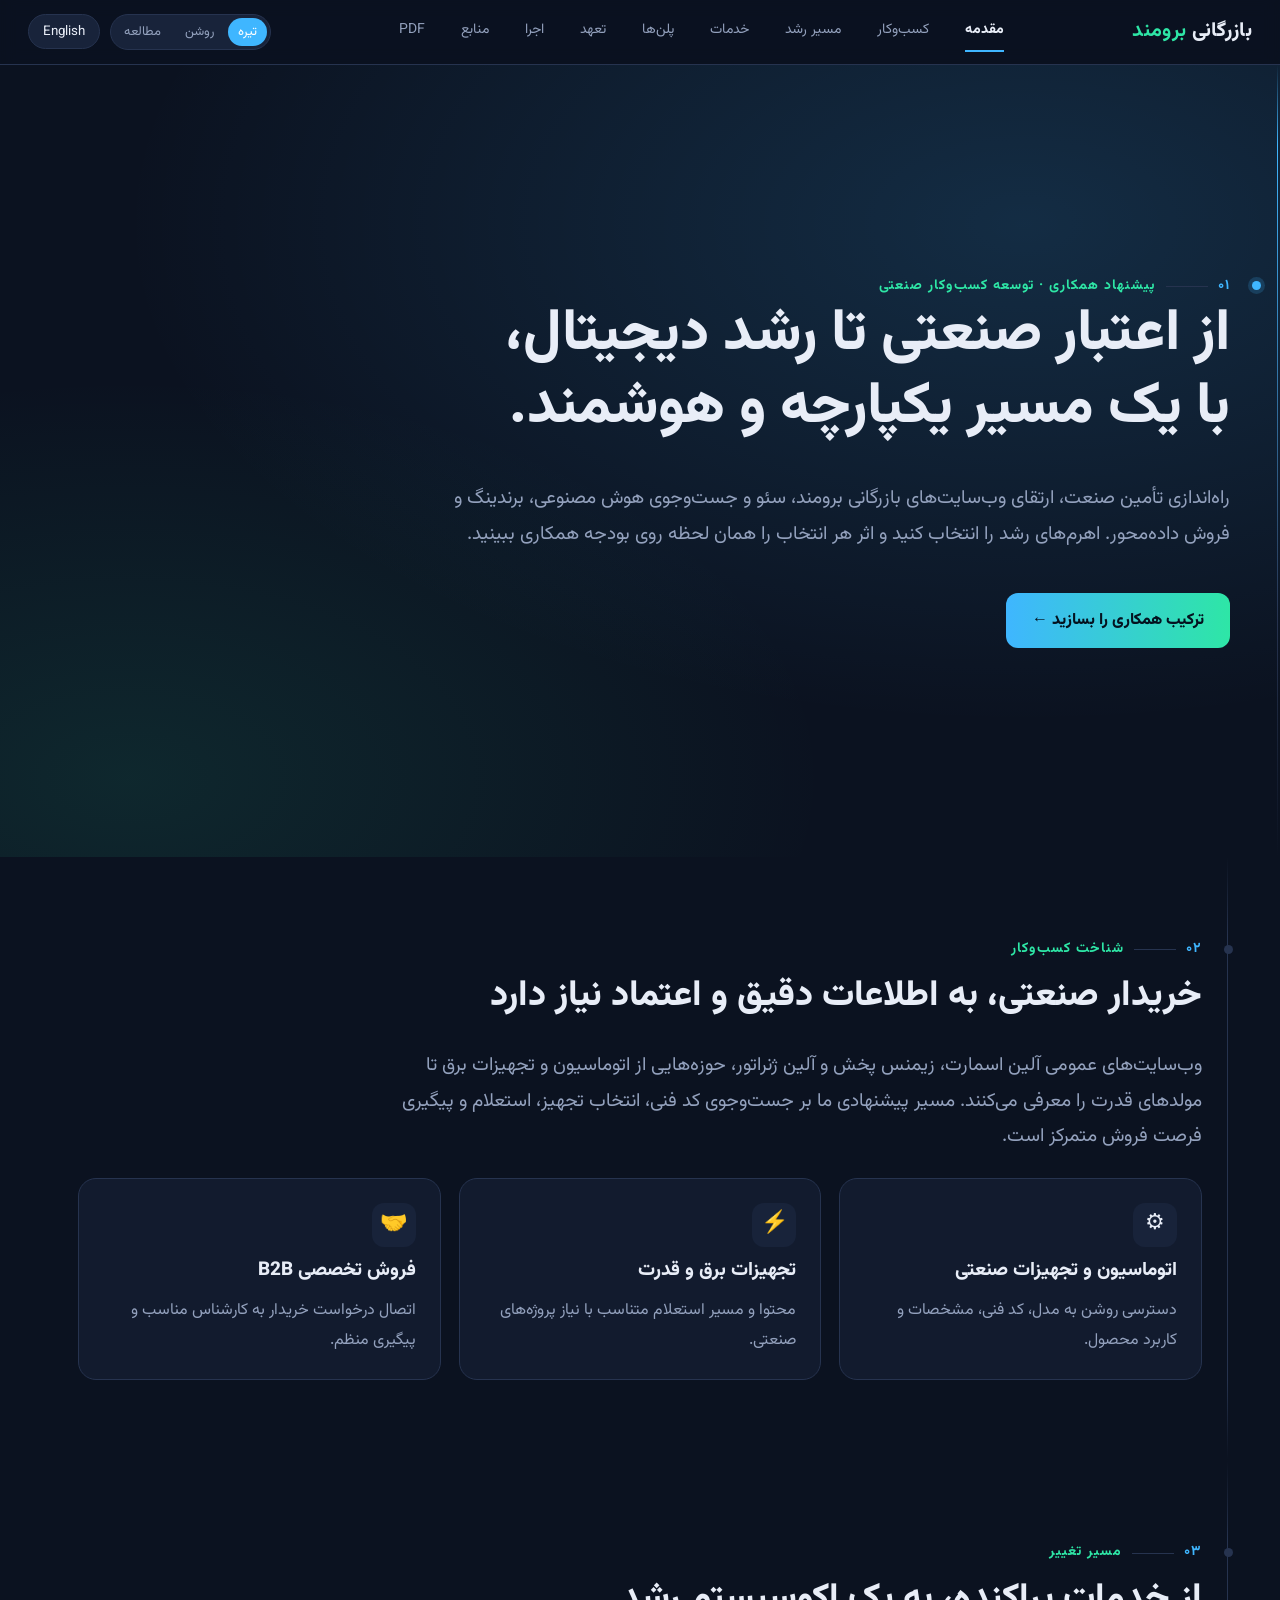
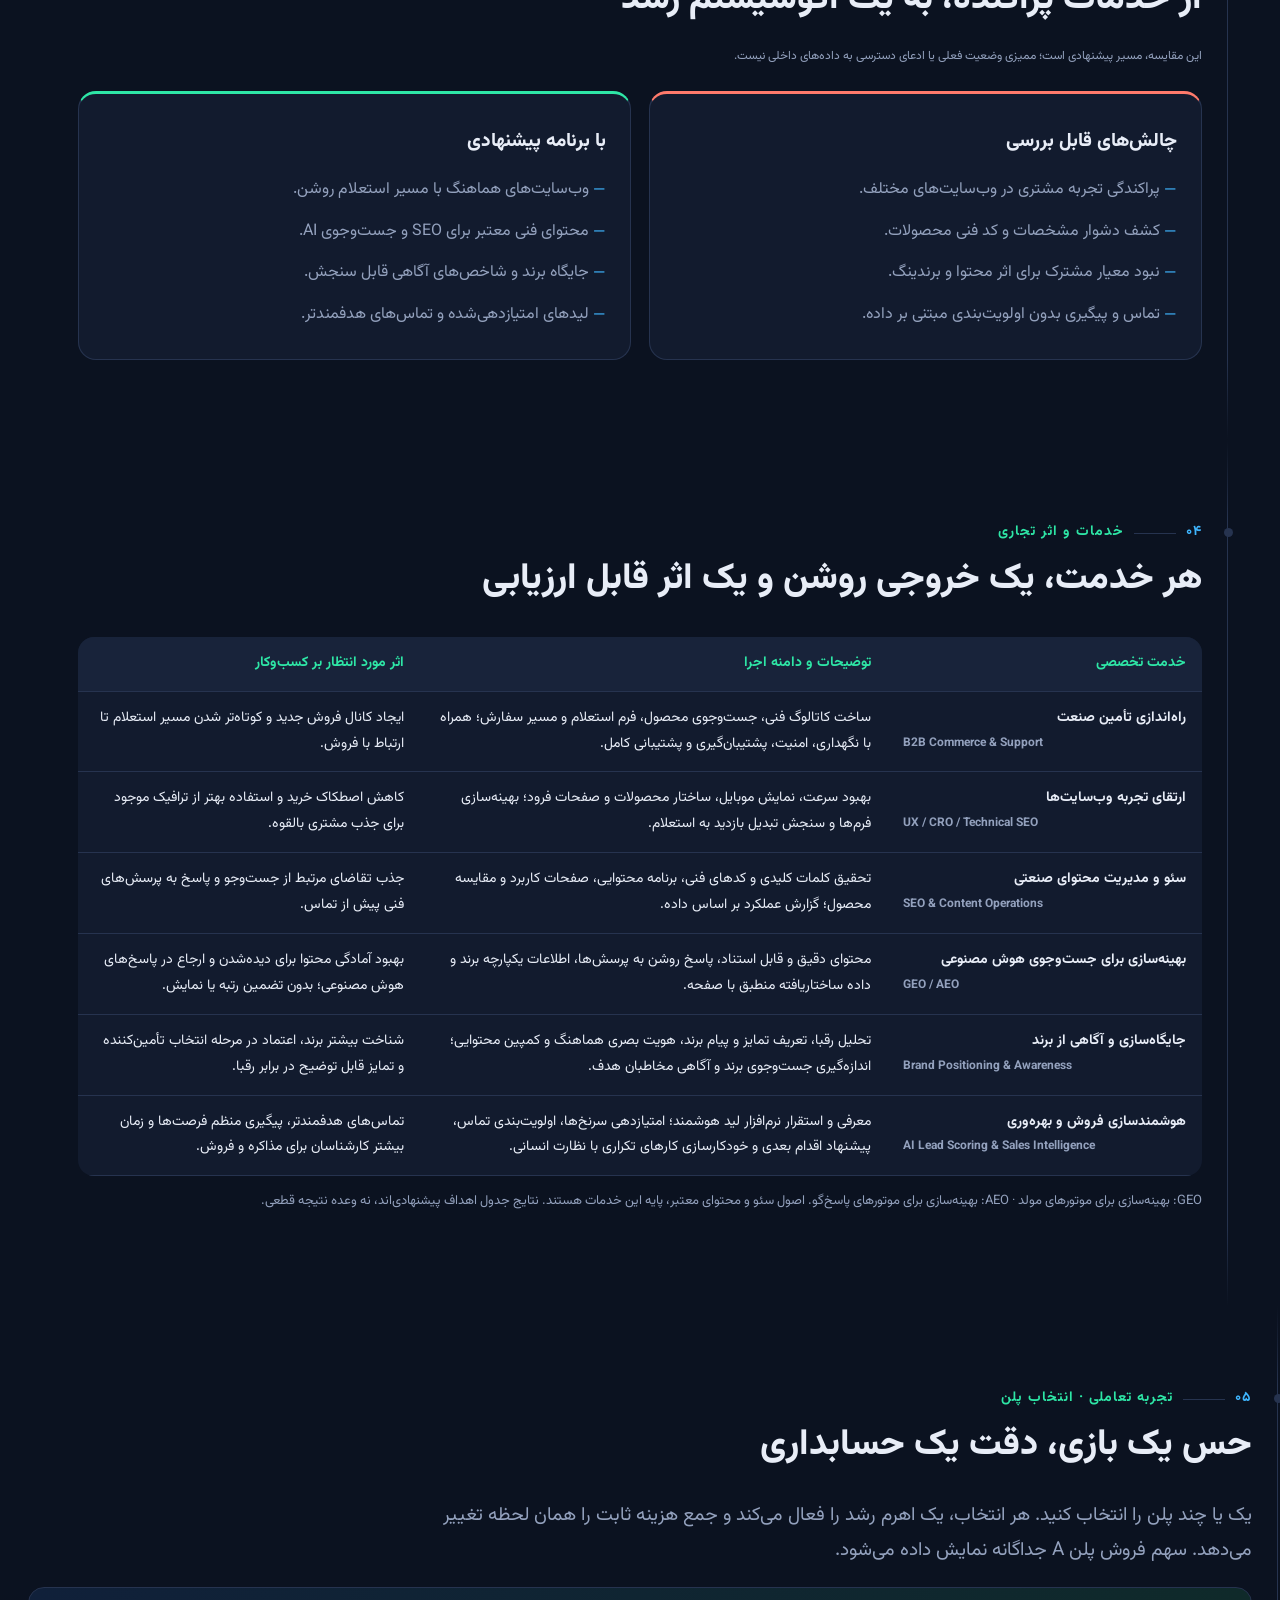
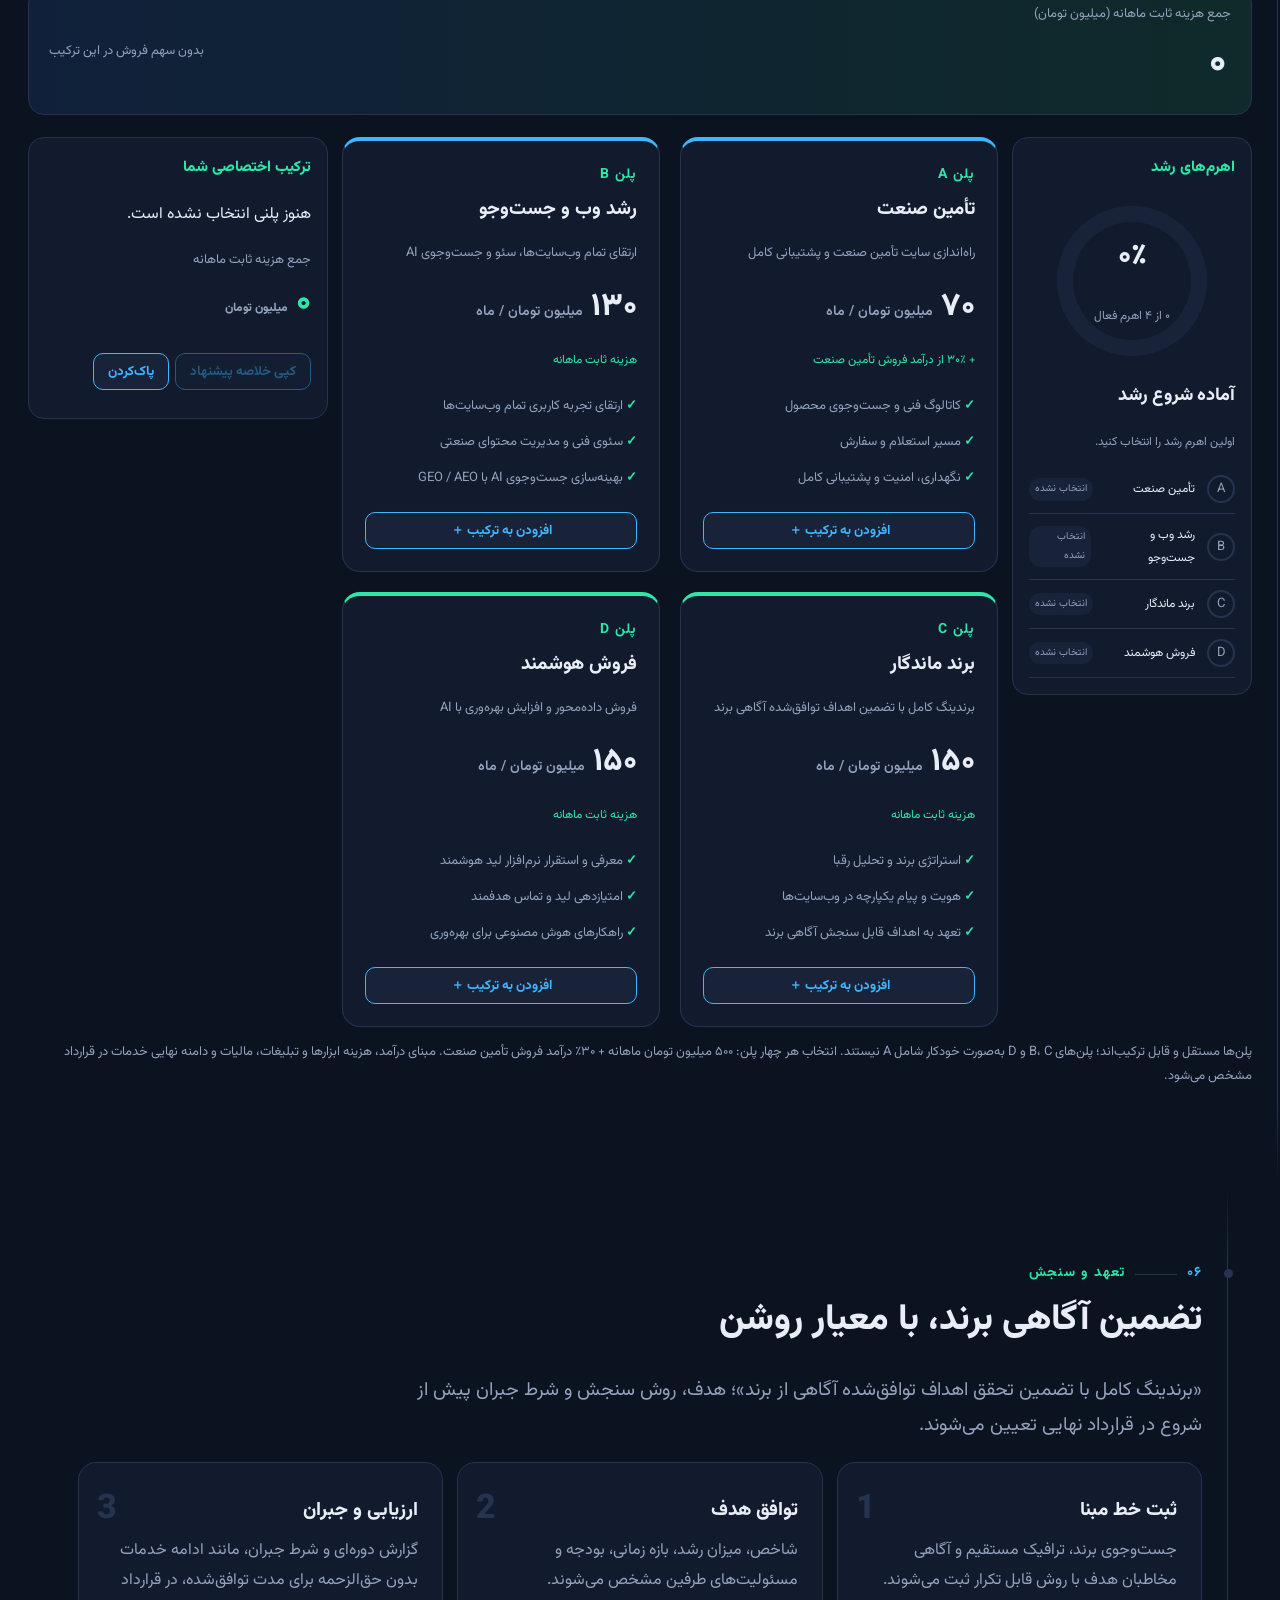
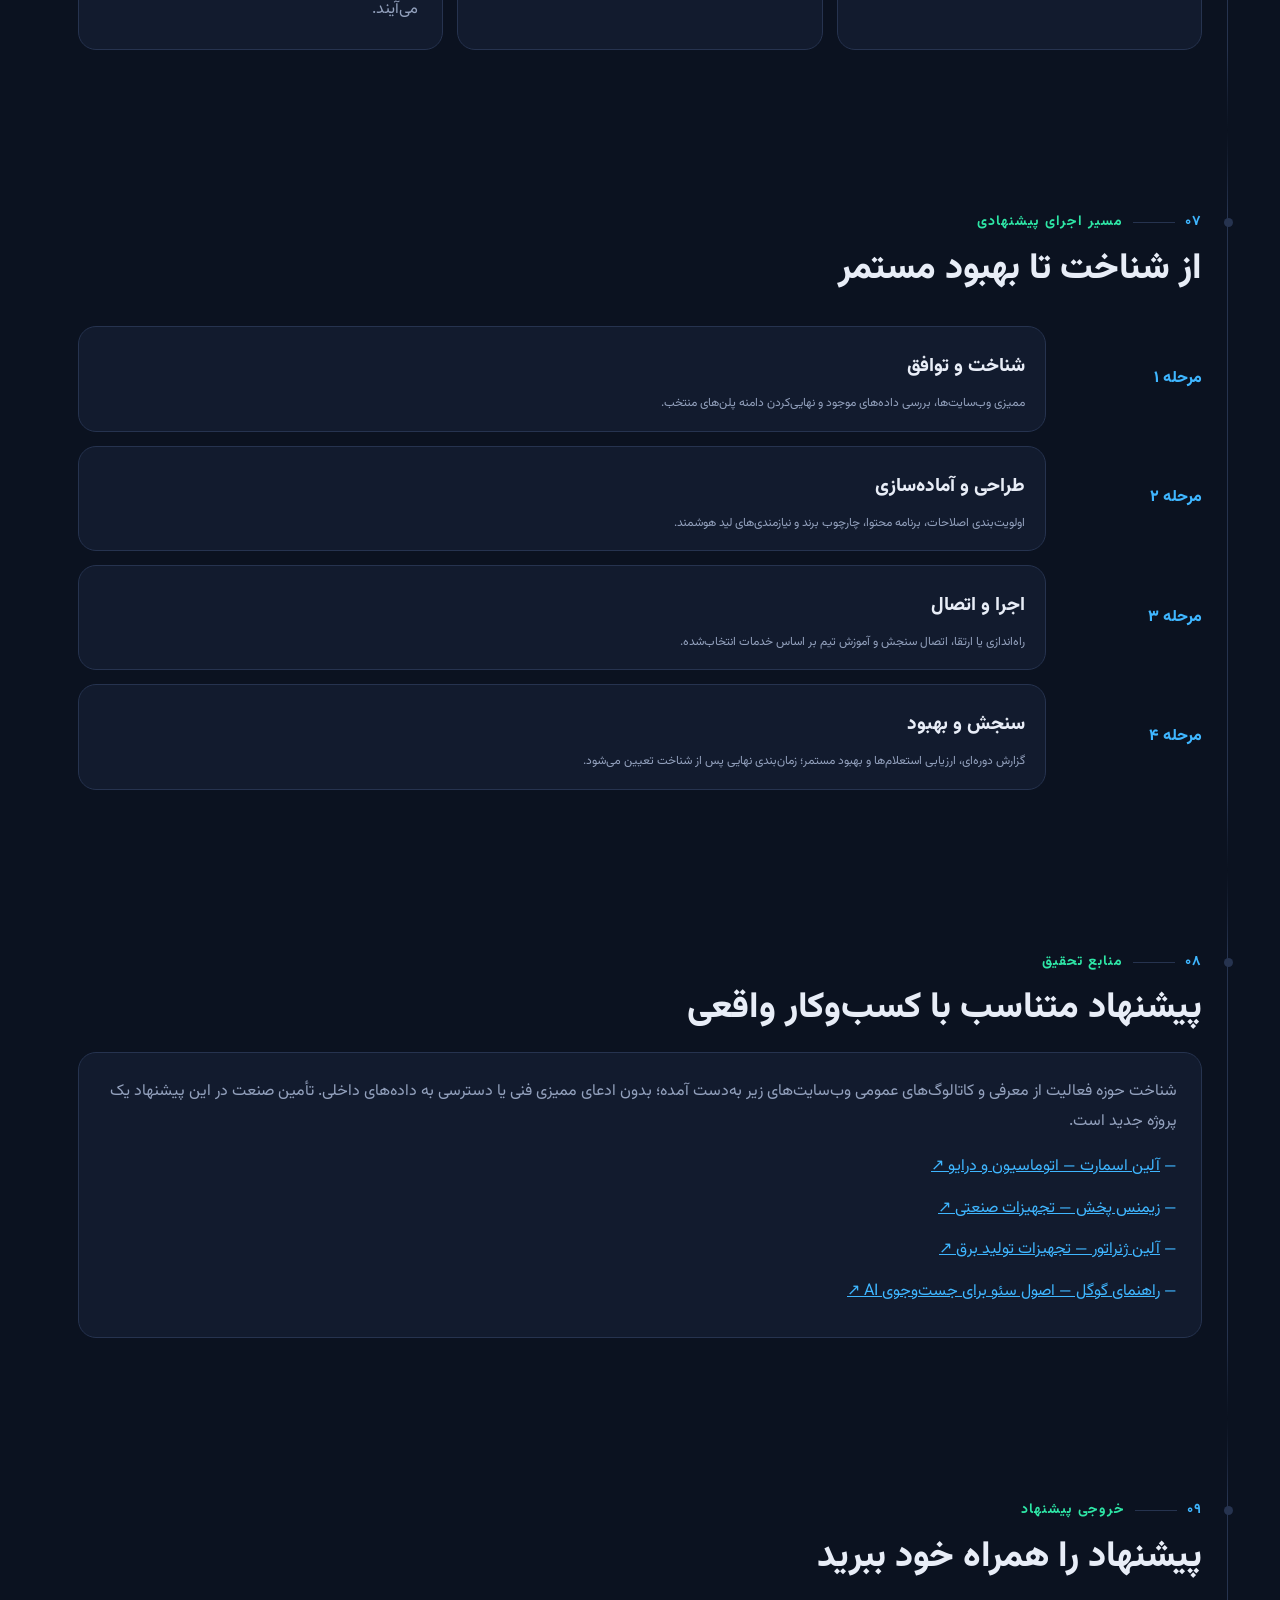
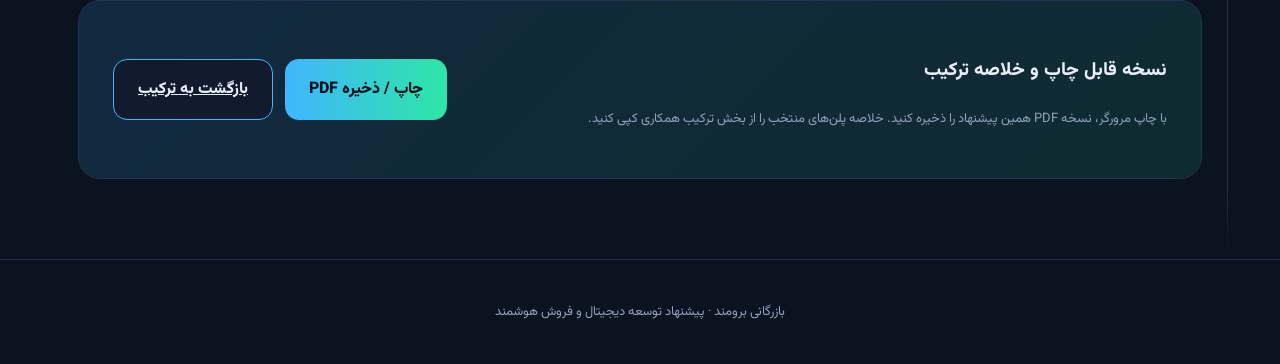
<file: index.html>
<!doctype html><html lang="fa" dir="rtl" data-theme="dark"><head><meta charset="utf-8"><meta name="viewport" content="width=device-width,initial-scale=1"><meta name="robots" content="noindex,nofollow"><title>بازرگانی برومند | پیشنهاد رشد دیجیتال</title><link rel="stylesheet" href="style.css"><script src="app.js" defer></script></head><body class="fa"><header class="top">
  <div class="logo"><span class="fa">بازرگانی <b>برومند</b></span><span class="en">Boroumand<b> Trading</b></span></div>
  <nav class="tabs" id="tabs"></nav>
  <div class="tools"><div class="themes" id="themes"><button data-t="dark"><span class="fa">تیره</span><span class="en">Dark</span></button><button data-t="light"><span class="fa">روشن</span><span class="en">Light</span></button><button data-t="read"><span class="fa">مطالعه</span><span class="en">Reading</span></button></div>
  <button class="lang" onclick="setLang(document.body.classList.contains('fa')?'en':'fa')"><span class="fa">English</span><span class="en">فارسی</span></button></div>
</header><main><section class="hero" id="intro"><div class="kicker"><span class="fa">پیشنهاد همکاری · توسعه کسب‌وکار صنعتی</span><span class="en">Partnership proposal · Industrial business growth</span></div><h1><span class="fa">از اعتبار صنعتی تا رشد دیجیتال،<br>با یک مسیر یکپارچه و هوشمند.</span><span class="en">From industrial expertise to digital growth —<br>one connected, intelligent path.</span></h1><p class="lead"><span class="fa">راه‌اندازی تأمین صنعت، ارتقای وب‌سایت‌های بازرگانی برومند، سئو و جست‌وجوی هوش مصنوعی، برندینگ و فروش داده‌محور. اهرم‌های رشد را انتخاب کنید و اثر هر انتخاب را همان لحظه روی بودجه همکاری ببینید.</span><span class="en">Launch Tamin Sanat, upgrade Boroumand’s websites, improve SEO and AI search readiness, build brand awareness, and enable data-driven sales. Choose your growth levers and see the monthly budget update instantly.</span></p><div><a class="btn" href="#demo"><span class="fa">ترکیب همکاری را بسازید ←</span><span class="en">Build your partnership mix →</span></a></div></section><section id="business"><div class="kicker"><span class="fa">شناخت کسب‌وکار</span><span class="en">Business context</span></div><h2><span class="fa">خریدار صنعتی، به اطلاعات دقیق و اعتماد نیاز دارد</span><span class="en">Industrial buyers need technical clarity and trust</span></h2><p class="lead"><span class="fa">وب‌سایت‌های عمومی آلین اسمارت، زیمنس پخش و آلین ژنراتور، حوزه‌هایی از اتوماسیون و تجهیزات برق تا مولدهای قدرت را معرفی می‌کنند. مسیر پیشنهادی ما بر جست‌وجوی کد فنی، انتخاب تجهیز، استعلام و پیگیری فرصت فروش متمرکز است.</span><span class="en">The public Alin Smart, Siemens Pakhsh and Alin Generator websites cover automation, electrical equipment and power generation. This proposal focuses on technical product discovery, equipment selection, quotation requests and sales follow-up.</span></p><div class="grid g3" style="margin-top:24px"><div class="card"><div class="ico">⚙</div><h3><span class="fa">اتوماسیون و تجهیزات صنعتی</span><span class="en">Industrial automation</span></h3><p><span class="fa">دسترسی روشن به مدل، کد فنی، مشخصات و کاربرد محصول.</span><span class="en">Clear access to models, part numbers, specifications and applications.</span></p></div><div class="card"><div class="ico">⚡</div><h3><span class="fa">تجهیزات برق و قدرت</span><span class="en">Electrical & power equipment</span></h3><p><span class="fa">محتوا و مسیر استعلام متناسب با نیاز پروژه‌های صنعتی.</span><span class="en">Content and quotation journeys tailored to industrial projects.</span></p></div><div class="card"><div class="ico">🤝</div><h3><span class="fa">فروش تخصصی B2B</span><span class="en">Specialist B2B sales</span></h3><p><span class="fa">اتصال درخواست خریدار به کارشناس مناسب و پیگیری منظم.</span><span class="en">Route buyer inquiries to the right specialist and follow up consistently.</span></p></div></div></section><section id="value"><div class="kicker"><span class="fa">مسیر تغییر</span><span class="en">The growth path</span></div><h2><span class="fa">از خدمات پراکنده، به یک اکوسیستم رشد</span><span class="en">From separate activities to a connected growth system</span></h2><p class="small"><span class="fa">این مقایسه، مسیر پیشنهادی است؛ ممیزی وضعیت فعلی یا ادعای دسترسی به داده‌های داخلی نیست.</span><span class="en">This is a proposed direction, not a completed audit or a claim of access to internal data.</span></p><div class="grid g2" style="margin-top:24px"><div class="card today"><h3><span class="fa">چالش‌های قابل بررسی</span><span class="en">Challenges to assess</span></h3><ul class="chk"><li><span class="fa">پراکندگی تجربه مشتری در وب‌سایت‌های مختلف.</span><span class="en">Inconsistent customer journeys across websites.</span></li><li><span class="fa">کشف دشوار مشخصات و کد فنی محصولات.</span><span class="en">Hard-to-find specifications and part numbers.</span></li><li><span class="fa">نبود معیار مشترک برای اثر محتوا و برندینگ.</span><span class="en">No shared measurement framework for content and branding.</span></li><li><span class="fa">تماس و پیگیری بدون اولویت‌بندی مبتنی بر داده.</span><span class="en">Calls and follow-ups without data-driven prioritization.</span></li></ul></div><div class="card tomorrow"><h3><span class="fa">با برنامه پیشنهادی</span><span class="en">With the proposed program</span></h3><ul class="chk"><li><span class="fa">وب‌سایت‌های هماهنگ با مسیر استعلام روشن.</span><span class="en">Aligned websites with clear quotation journeys.</span></li><li><span class="fa">محتوای فنی معتبر برای SEO و جست‌وجوی AI.</span><span class="en">Reliable technical content for SEO and AI search.</span></li><li><span class="fa">جایگاه برند و شاخص‌های آگاهی قابل سنجش.</span><span class="en">Clear brand positioning and measurable awareness indicators.</span></li><li><span class="fa">لیدهای امتیازدهی‌شده و تماس‌های هدفمندتر.</span><span class="en">Scored leads and more focused sales calls.</span></li></ul></div></div></section><section id="services"><div class="kicker"><span class="fa">خدمات و اثر تجاری</span><span class="en">Services & business impact</span></div><h2><span class="fa">هر خدمت، یک خروجی روشن و یک اثر قابل ارزیابی</span><span class="en">Every service has a clear output and a measurable direction</span></h2><div class="table-wrap" style="margin-top:24px"><table class="tt"><thead><tr><th><span class="fa">خدمت تخصصی</span><span class="en">Specialist service</span></th><th><span class="fa">توضیحات و دامنه اجرا</span><span class="en">Description & scope</span></th><th><span class="fa">اثر مورد انتظار بر کسب‌وکار</span><span class="en">Expected business impact</span></th></tr></thead><tbody><tr><td><span class="fa">راه‌اندازی تأمین صنعت</span><span class="en">Tamin Sanat launch</span><div class="small" dir="ltr">B2B Commerce & Support</div></td><td><span class="fa">ساخت کاتالوگ فنی، جست‌وجوی محصول، فرم استعلام و مسیر سفارش؛ همراه با نگهداری، امنیت، پشتیبان‌گیری و پشتیبانی کامل.</span><span class="en">Technical catalog, product search, quotation and order flows, with maintenance, security, backups and full support.</span></td><td><span class="fa">ایجاد کانال فروش جدید و کوتاه‌تر شدن مسیر استعلام تا ارتباط با فروش.</span><span class="en">A new sales channel and a shorter path from inquiry to the sales team.</span></td></tr><tr><td><span class="fa">ارتقای تجربه وب‌سایت‌ها</span><span class="en">Website experience upgrades</span><div class="small" dir="ltr">UX / CRO / Technical SEO</div></td><td><span class="fa">بهبود سرعت، نمایش موبایل، ساختار محصولات و صفحات فرود؛ بهینه‌سازی فرم‌ها و سنجش تبدیل بازدید به استعلام.</span><span class="en">Improve speed, mobile usability, product structures, landing pages and forms; measure visitor-to-inquiry conversion.</span></td><td><span class="fa">کاهش اصطکاک خرید و استفاده بهتر از ترافیک موجود برای جذب مشتری بالقوه.</span><span class="en">Reduce buying friction and generate more qualified inquiries from existing traffic.</span></td></tr><tr><td><span class="fa">سئو و مدیریت محتوای صنعتی</span><span class="en">Industrial SEO & content operations</span><div class="small" dir="ltr">SEO & Content Operations</div></td><td><span class="fa">تحقیق کلمات کلیدی و کدهای فنی، برنامه محتوایی، صفحات کاربرد و مقایسه محصول؛ گزارش عملکرد بر اساس داده.</span><span class="en">Research keywords and part numbers; plan technical, application and comparison content; report performance using data.</span></td><td><span class="fa">جذب تقاضای مرتبط از جست‌وجو و پاسخ به پرسش‌های فنی پیش از تماس.</span><span class="en">Capture relevant search demand and answer technical questions before contact.</span></td></tr><tr><td><span class="fa">بهینه‌سازی برای جست‌وجوی هوش مصنوعی</span><span class="en">AI search readiness</span><div class="small" dir="ltr">GEO / AEO</div></td><td><span class="fa">محتوای دقیق و قابل استناد، پاسخ روشن به پرسش‌ها، اطلاعات یکپارچه برند و داده ساختاریافته منطبق با صفحه.</span><span class="en">Create accurate, referenceable answers, consistent brand information and structured data matching visible content.</span></td><td><span class="fa">بهبود آمادگی محتوا برای دیده‌شدن و ارجاع در پاسخ‌های هوش مصنوعی؛ بدون تضمین رتبه یا نمایش.</span><span class="en">Improve readiness for AI search citations and visibility, without guaranteeing rankings or inclusion.</span></td></tr><tr><td><span class="fa">جایگاه‌سازی و آگاهی از برند</span><span class="en">Brand positioning & awareness</span><div class="small" dir="ltr">Brand Positioning & Awareness</div></td><td><span class="fa">تحلیل رقبا، تعریف تمایز و پیام برند، هویت بصری هماهنگ و کمپین محتوایی؛ اندازه‌گیری جست‌وجوی برند و آگاهی مخاطبان هدف.</span><span class="en">Analyze competitors, define differentiation, align identity and messaging, and measure brand searches and target-audience awareness.</span></td><td><span class="fa">شناخت بیشتر برند، اعتماد در مرحله انتخاب تأمین‌کننده و تمایز قابل توضیح در برابر رقبا.</span><span class="en">Increase brand recognition, support supplier-selection trust and communicate a clear competitive difference.</span></td></tr><tr><td><span class="fa">هوشمندسازی فروش و بهره‌وری</span><span class="en">Intelligent sales & productivity</span><div class="small" dir="ltr">AI Lead Scoring & Sales Intelligence</div></td><td><span class="fa">معرفی و استقرار نرم‌افزار لید هوشمند؛ امتیازدهی سرنخ‌ها، اولویت‌بندی تماس، پیشنهاد اقدام بعدی و خودکارسازی کارهای تکراری با نظارت انسانی.</span><span class="en">Introduce and implement intelligent lead software, prioritize calls, recommend next actions and automate repetitive work with human oversight.</span></td><td><span class="fa">تماس‌های هدفمندتر، پیگیری منظم فرصت‌ها و زمان بیشتر کارشناسان برای مذاکره و فروش.</span><span class="en">Focus calls, organize opportunity follow-up and free specialists’ time for negotiation.</span></td></tr></tbody></table></div><p class="src"><span class="fa">GEO: بهینه‌سازی برای موتورهای مولد · AEO: بهینه‌سازی برای موتورهای پاسخ‌گو. اصول سئو و محتوای معتبر، پایه این خدمات هستند. نتایج جدول اهداف پیشنهادی‌اند، نه وعده نتیجه قطعی.</span><span class="en">GEO: Generative Engine Optimization · AEO: Answer Engine Optimization. SEO fundamentals and reliable content remain the foundation. Business effects are intended outcomes, not guaranteed results.</span></p></section><section id="demo"><div class="kicker"><span class="fa">تجربه تعاملی · انتخاب پلن</span><span class="en">Interactive experience · Plan selection</span></div><h2><span class="fa">حس یک بازی، دقت یک حسابداری</span><span class="en">It feels like a game; it adds up like accounting</span></h2><p class="lead"><span class="fa">یک یا چند پلن را انتخاب کنید. هر انتخاب، یک اهرم رشد را فعال می‌کند و جمع هزینه ثابت را همان لحظه تغییر می‌دهد. سهم فروش پلن A جداگانه نمایش داده می‌شود.</span><span class="en">Select one or more plans. Each selection activates a growth lever and updates the fixed monthly budget instantly. Plan A’s sales share is shown separately.</span></p><div class="totalbar"><div><div class="sub"><span class="fa">جمع هزینه ثابت ماهانه (میلیون تومان)</span><span class="en">Fixed monthly total (million toman)</span></div><div class="total" id="total">۰</div></div><span class="chip" id="delta"></span><div class="sub" id="share-top" style="margin-inline-start:auto"></div></div><div class="app package-app"><div class="pane"><h4><span class="fa">اهرم‌های رشد</span><span class="en">Growth levers</span></h4><div class="ring" id="growth-ring" style="--p:0;margin:24px auto"><div><span id="growth-percent">۰٪</span><small id="progress-caption">۰ از ۴ اهرم فعال</small></div></div><h3 id="level"></h3><p class="small" id="level-description"></p><div id="growth-stages"><div class="stg" data-stage="A"><div class="st">A</div><div><span class="fa">تأمین صنعت</span><span class="en">Tamin Sanat</span></div><span class="tg"><span class="fa">انتخاب نشده</span><span class="en">Not selected</span></span></div><div class="stg" data-stage="B"><div class="st">B</div><div><span class="fa">رشد وب و جست‌وجو</span><span class="en">Web & search growth</span></div><span class="tg"><span class="fa">انتخاب نشده</span><span class="en">Not selected</span></span></div><div class="stg" data-stage="C"><div class="st">C</div><div><span class="fa">برند ماندگار</span><span class="en">A lasting brand</span></div><span class="tg"><span class="fa">انتخاب نشده</span><span class="en">Not selected</span></span></div><div class="stg" data-stage="D"><div class="st">D</div><div><span class="fa">فروش هوشمند</span><span class="en">Intelligent sales</span></div><span class="tg"><span class="fa">انتخاب نشده</span><span class="en">Not selected</span></span></div></div></div><div><div class="plans package-plans"><article class="plan pm" data-plan="A"><div class="kicker"><span class="fa">پلن A</span><span class="en">Plan A</span></div><h3><span class="fa">تأمین صنعت</span><span class="en">Tamin Sanat</span></h3><p class="sub"><span class="fa">راه‌اندازی سایت تأمین صنعت و پشتیبانی کامل</span><span class="en">Launch Tamin Sanat with full support</span></p><div class="pr"><span class="fa">۷۰</span><span class="en">70</span> <small><span class="fa">میلیون تومان / ماه</span><span class="en">million toman / month</span></small></div><p class="commission small"><span class="fa">+ ۳۰٪ از درآمد فروش تأمین صنعت</span><span class="en">+ 30% of Tamin Sanat sales revenue</span></p><ul><li><span class="fa">کاتالوگ فنی و جست‌وجوی محصول</span><span class="en">Technical catalog and product search</span></li><li><span class="fa">مسیر استعلام و سفارش</span><span class="en">Quotation and order journeys</span></li><li><span class="fa">نگهداری، امنیت و پشتیبانی کامل</span><span class="en">Maintenance, security and full support</span></li></ul><button class="btn2 choose" data-select="A" aria-pressed="false"><span class="fa">افزودن به ترکیب ＋</span><span class="en">Add to mix +</span></button></article><article class="plan pm" data-plan="B"><div class="kicker"><span class="fa">پلن B</span><span class="en">Plan B</span></div><h3><span class="fa">رشد وب و جست‌وجو</span><span class="en">Web & search growth</span></h3><p class="sub"><span class="fa">ارتقای تمام وب‌سایت‌ها، سئو و جست‌وجوی AI</span><span class="en">Upgrade all websites, SEO and AI search readiness</span></p><div class="pr"><span class="fa">۱۳۰</span><span class="en">130</span> <small><span class="fa">میلیون تومان / ماه</span><span class="en">million toman / month</span></small></div><p class="commission small"><span class="fa">هزینه ثابت ماهانه</span><span class="en">Fixed monthly fee</span></p><ul><li><span class="fa">ارتقای تجربه کاربری تمام وب‌سایت‌ها</span><span class="en">Improve the user experience across all websites</span></li><li><span class="fa">سئوی فنی و مدیریت محتوای صنعتی</span><span class="en">Technical SEO and industrial content operations</span></li><li><span class="fa">بهینه‌سازی جست‌وجوی AI با GEO / AEO</span><span class="en">AI search readiness through GEO / AEO</span></li></ul><button class="btn2 choose" data-select="B" aria-pressed="false"><span class="fa">افزودن به ترکیب ＋</span><span class="en">Add to mix +</span></button></article><article class="plan py" data-plan="C"><div class="kicker"><span class="fa">پلن C</span><span class="en">Plan C</span></div><h3><span class="fa">برند ماندگار</span><span class="en">A lasting brand</span></h3><p class="sub"><span class="fa">برندینگ کامل با تضمین اهداف توافق‌شده آگاهی برند</span><span class="en">Complete branding with agreed awareness targets</span></p><div class="pr"><span class="fa">۱۵۰</span><span class="en">150</span> <small><span class="fa">میلیون تومان / ماه</span><span class="en">million toman / month</span></small></div><p class="commission small"><span class="fa">هزینه ثابت ماهانه</span><span class="en">Fixed monthly fee</span></p><ul><li><span class="fa">استراتژی برند و تحلیل رقبا</span><span class="en">Brand strategy and competitor analysis</span></li><li><span class="fa">هویت و پیام یکپارچه در وب‌سایت‌ها</span><span class="en">Consistent website identity and messaging</span></li><li><span class="fa">تعهد به اهداف قابل سنجش آگاهی برند</span><span class="en">Commitment to measurable awareness targets</span></li></ul><button class="btn2 choose" data-select="C" aria-pressed="false"><span class="fa">افزودن به ترکیب ＋</span><span class="en">Add to mix +</span></button></article><article class="plan py" data-plan="D"><div class="kicker"><span class="fa">پلن D</span><span class="en">Plan D</span></div><h3><span class="fa">فروش هوشمند</span><span class="en">Intelligent sales</span></h3><p class="sub"><span class="fa">فروش داده‌محور و افزایش بهره‌وری با AI</span><span class="en">Data-driven sales and AI productivity</span></p><div class="pr"><span class="fa">۱۵۰</span><span class="en">150</span> <small><span class="fa">میلیون تومان / ماه</span><span class="en">million toman / month</span></small></div><p class="commission small"><span class="fa">هزینه ثابت ماهانه</span><span class="en">Fixed monthly fee</span></p><ul><li><span class="fa">معرفی و استقرار نرم‌افزار لید هوشمند</span><span class="en">Introduce and implement intelligent lead software</span></li><li><span class="fa">امتیازدهی لید و تماس هدفمند</span><span class="en">Lead scoring and targeted calls</span></li><li><span class="fa">راهکارهای هوش مصنوعی برای بهره‌وری</span><span class="en">AI solutions for team productivity</span></li></ul><button class="btn2 choose" data-select="D" aria-pressed="false"><span class="fa">افزودن به ترکیب ＋</span><span class="en">Add to mix +</span></button></article></div></div><div class="pane summary"><h4><span class="fa">ترکیب اختصاصی شما</span><span class="en">Your partnership mix</span></h4><div class="selected-list" id="selected-list"></div><div class="sub"><span class="fa">جمع هزینه ثابت ماهانه</span><span class="en">Fixed monthly total</span></div><div class="bigv"><span id="summary-total">۰</span> <small><span class="fa">میلیون تومان</span><span class="en">million toman</span></small></div><p id="revenue-note" class="small" hidden></p><label for="sales" id="sales-label" class="small" hidden><span class="fa">درآمد فرضی تأمین صنعت (میلیون تومان در ماه)</span><span class="en">Illustrative Tamin Sanat sales (million toman / month)</span></label><input id="sales" type="number" min="0" step="1" placeholder="1000" hidden><p id="estimate" class="small" hidden></p><div class="row"><button class="btn2" id="copy" disabled><span class="fa">کپی خلاصه پیشنهاد</span><span class="en">Copy proposal summary</span></button><button class="btn2" id="reset"><span class="fa">پاک‌کردن</span><span class="en">Reset</span></button></div><p id="feedback" role="status" aria-live="polite" class="small"></p></div></div><p class="src"><span class="fa">پلن‌ها مستقل و قابل ترکیب‌اند؛ پلن‌های B، C و D به‌صورت خودکار شامل A نیستند. انتخاب هر چهار پلن: ۵۰۰ میلیون تومان ماهانه + ۳۰٪ درآمد فروش تأمین صنعت. مبنای درآمد، هزینه ابزارها و تبلیغات، مالیات و دامنه نهایی خدمات در قرارداد مشخص می‌شود.</span><span class="en">Plans are independent and additive; B, C and D do not automatically include A. All four: 500 million toman per month + 30% of Tamin Sanat sales revenue. The revenue basis, tool and advertising costs, taxes and final scope are defined in the contract.</span></p></section><section id="commitment"><div class="kicker"><span class="fa">تعهد و سنجش</span><span class="en">Commitment & measurement</span></div><h2><span class="fa">تضمین آگاهی برند، با معیار روشن</span><span class="en">Brand-awareness commitments with clear measures</span></h2><p class="lead"><span class="fa">«برندینگ کامل با تضمین تحقق اهداف توافق‌شده آگاهی از برند»؛ هدف، روش سنجش و شرط جبران پیش از شروع در قرارداد نهایی تعیین می‌شوند.</span><span class="en">“Complete branding with a commitment to achieving agreed brand-awareness targets.” Targets, measurement and remedies are defined in the final contract before work begins.</span></p><div class="flow"><div class="card"><h3><span class="fa">ثبت خط مبنا</span><span class="en">Establish the baseline</span></h3><p><span class="fa">جست‌وجوی برند، ترافیک مستقیم و آگاهی مخاطبان هدف با روش قابل تکرار ثبت می‌شوند.</span><span class="en">Record brand searches, direct traffic and target-audience awareness with repeatable methods.</span></p></div><div class="card"><h3><span class="fa">توافق هدف</span><span class="en">Agree on targets</span></h3><p><span class="fa">شاخص، میزان رشد، بازه زمانی، بودجه و مسئولیت‌های طرفین مشخص می‌شوند.</span><span class="en">Agree on metrics, growth targets, timeframe, budget and both parties’ responsibilities.</span></p></div><div class="card"><h3><span class="fa">ارزیابی و جبران</span><span class="en">Measure and remedy</span></h3><p><span class="fa">گزارش دوره‌ای و شرط جبران، مانند ادامه خدمات بدون حق‌الزحمه برای مدت توافق‌شده، در قرارداد می‌آیند.</span><span class="en">Define periodic reporting and a remedy, such as an agreed period of continued services without service fees.</span></p></div></div></section><section id="roadmap"><div class="kicker"><span class="fa">مسیر اجرای پیشنهادی</span><span class="en">Proposed delivery path</span></div><h2><span class="fa">از شناخت تا بهبود مستمر</span><span class="en">From discovery to continuous improvement</span></h2><div class="timeline" style="margin-top:24px"><div class="tl"><div class="wk"><span class="fa">مرحله ۱</span><span class="en">Stage 1</span></div><div class="card"><h3><span class="fa">شناخت و توافق</span><span class="en">Discover & agree</span></h3><p class="small"><span class="fa">ممیزی وب‌سایت‌ها، بررسی داده‌های موجود و نهایی‌کردن دامنه پلن‌های منتخب.</span><span class="en">Audit websites, review available data and finalize the selected plans’ scope.</span></p></div></div><div class="tl"><div class="wk"><span class="fa">مرحله ۲</span><span class="en">Stage 2</span></div><div class="card"><h3><span class="fa">طراحی و آماده‌سازی</span><span class="en">Design & prepare</span></h3><p class="small"><span class="fa">اولویت‌بندی اصلاحات، برنامه محتوا، چارچوب برند و نیازمندی‌های لید هوشمند.</span><span class="en">Prioritize improvements, plan content, define the brand framework and specify intelligent-lead requirements.</span></p></div></div><div class="tl"><div class="wk"><span class="fa">مرحله ۳</span><span class="en">Stage 3</span></div><div class="card"><h3><span class="fa">اجرا و اتصال</span><span class="en">Implement & connect</span></h3><p class="small"><span class="fa">راه‌اندازی یا ارتقا، اتصال سنجش و آموزش تیم بر اساس خدمات انتخاب‌شده.</span><span class="en">Launch or upgrade, connect measurement and train the team according to the selected services.</span></p></div></div><div class="tl"><div class="wk"><span class="fa">مرحله ۴</span><span class="en">Stage 4</span></div><div class="card"><h3><span class="fa">سنجش و بهبود</span><span class="en">Measure & improve</span></h3><p class="small"><span class="fa">گزارش دوره‌ای، ارزیابی استعلام‌ها و بهبود مستمر؛ زمان‌بندی نهایی پس از شناخت تعیین می‌شود.</span><span class="en">Report periodically, evaluate inquiries and improve continuously. Final timing follows discovery.</span></p></div></div></div></section><section id="sources"><div class="kicker"><span class="fa">منابع تحقیق</span><span class="en">Research sources</span></div><h2><span class="fa">پیشنهاد متناسب با کسب‌وکار واقعی</span><span class="en">A proposal grounded in the actual business</span></h2><div class="card"><p><span class="fa">شناخت حوزه فعالیت از معرفی و کاتالوگ‌های عمومی وب‌سایت‌های زیر به‌دست آمده؛ بدون ادعای ممیزی فنی یا دسترسی به داده‌های داخلی. تأمین صنعت در این پیشنهاد یک پروژه جدید است.</span><span class="en">Business context comes from the following public website introductions and catalogs. No technical audit or internal-data access is claimed. Tamin Sanat is a proposed new project.</span></p><ul class="chk"><li><a href="https://alinsmart.com/" target="_blank" rel="noopener noreferrer"><span class="fa">آلین اسمارت — اتوماسیون و درایو</span><span class="en">Alin Smart — automation and drives</span> ↗</a></li><li><a href="https://siemenspakhsh.ir/" target="_blank" rel="noopener noreferrer"><span class="fa">زیمنس پخش — تجهیزات صنعتی</span><span class="en">Siemens Pakhsh — industrial equipment</span> ↗</a></li><li><a href="https://alingenerator.com/about-us/" target="_blank" rel="noopener noreferrer"><span class="fa">آلین ژنراتور — تجهیزات تولید برق</span><span class="en">Alin Generator — power generation</span> ↗</a></li><li><a href="https://developers.google.com/search/docs/appearance/ai-features" target="_blank" rel="noopener noreferrer"><span class="fa">راهنمای گوگل — اصول سئو برای جست‌وجوی AI</span><span class="en">Google guidance — SEO foundations for AI search</span> ↗</a></li></ul></div></section><section id="download"><div class="kicker"><span class="fa">خروجی پیشنهاد</span><span class="en">Proposal output</span></div><h2><span class="fa">پیشنهاد را همراه خود ببرید</span><span class="en">Take the proposal with you</span></h2><div class="dl"><div><h3><span class="fa">نسخه قابل چاپ و خلاصه ترکیب</span><span class="en">Print-ready proposal and package summary</span></h3><p class="sub"><span class="fa">با چاپ مرورگر، نسخه PDF همین پیشنهاد را ذخیره کنید. خلاصه پلن‌های منتخب را از بخش ترکیب همکاری کپی کنید.</span><span class="en">Use your browser’s print dialog to save this proposal as a PDF. Copy your selected-plan summary from the package builder.</span></p></div><div class="bt"><button class="pdfb p1" onclick="window.print()"><span class="fa">چاپ / ذخیره PDF</span><span class="en">Print / Save PDF</span></button><a class="pdfb p2" href="#demo"><span class="fa">بازگشت به ترکیب</span><span class="en">Back to package mix</span></a></div></div></section></main><footer><span class="fa">بازرگانی برومند · پیشنهاد توسعه دیجیتال و فروش هوشمند</span><span class="en">Boroumand Trading · Digital growth and intelligent sales proposal</span></footer></body></html>
</file>
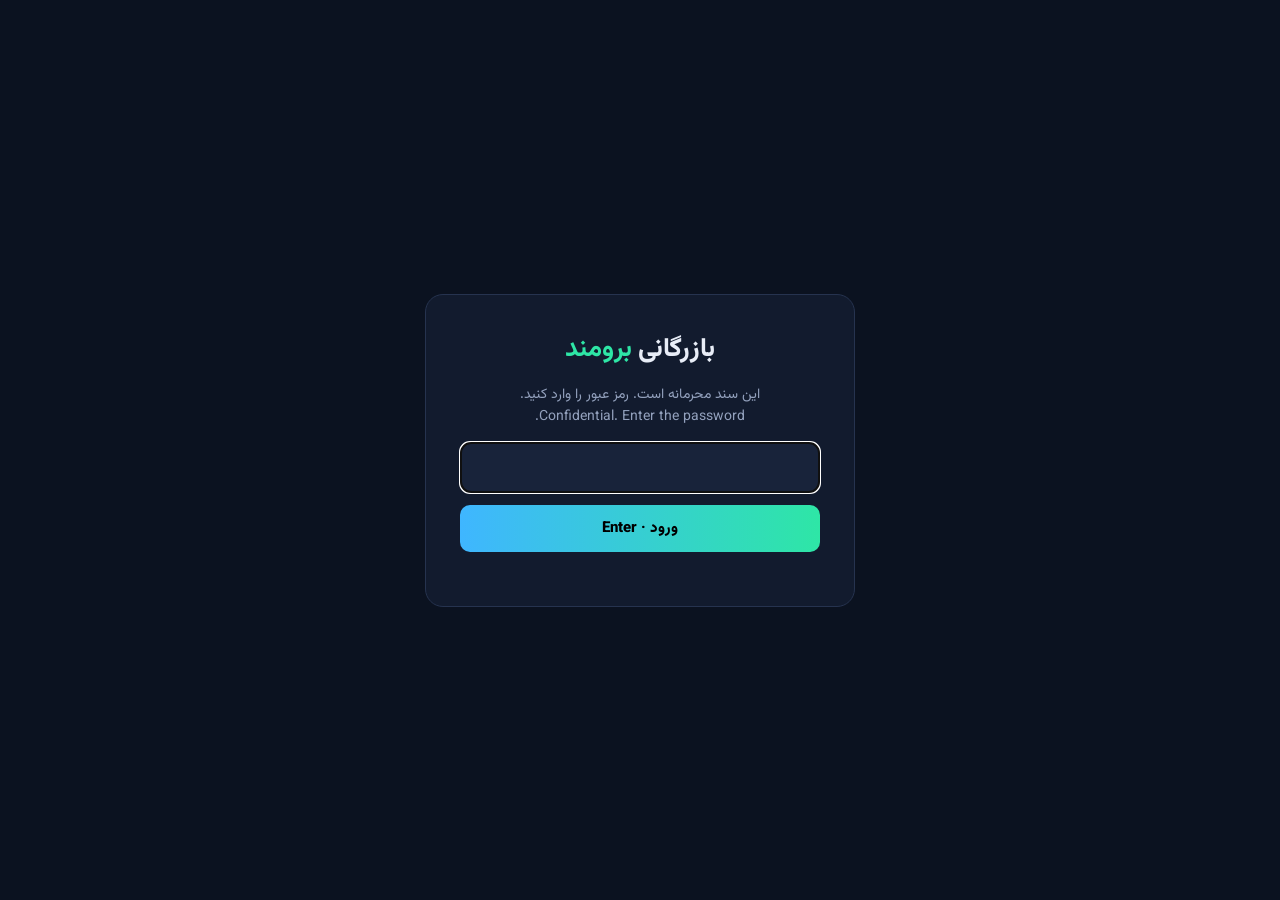
<file: docs/index.html>
<!doctype html><html lang="fa" dir="rtl"><head><meta charset="utf-8"><meta name="viewport" content="width=device-width,initial-scale=1"><meta name="robots" content="noindex,nofollow"><title>بازرگانی برومند | پیشنهاد همکاری</title>
<style>@font-face{font-family:"Vazirmatn";font-style:normal;font-display:swap;font-weight:100 900;src:url([data-uri]) format("woff2");unicode-range:U+0600-06FF,U+0750-077F,U+08A0-08FF,U+200C-200E,U+2010-2011,U+FB50-FDFF,U+FE70-FEFC}@font-face{font-family:"Vazirmatn";font-style:normal;font-display:swap;font-weight:100 900;src:url([data-uri]) format("woff2");unicode-range:U+0000-00FF,U+0131,U+2000-206F,U+20AC,U+2122,U+2191,U+2193,U+2212,U+FEFF}
body{margin:0;min-height:100vh;display:grid;place-items:center;background:#0b1220;color:#e8edf7;font-family:Vazirmatn,"Segoe UI",Tahoma,sans-serif}button,input{font-family:inherit}
form{background:#121b2e;border:1px solid #26334f;border-radius:18px;padding:34px;width:min(360px,90vw);text-align:center}
.l{font-size:26px;font-weight:800}.l b{color:#2ee6a6}p{color:#93a1bd;font-size:14px}
input{width:100%;box-sizing:border-box;padding:12px;border-radius:10px;border:1px solid #26334f;background:#18233a;color:#fff;font-size:16px;text-align:center}
button{margin-top:12px;width:100%;padding:12px;border:0;border-radius:10px;background:linear-gradient(90deg,#3fb6ff,#2ee6a6);font-weight:800;font-size:15px;cursor:pointer}#e{color:#ff7a6b;min-height:20px}</style></head>
<body><form id="f"><div class="l">بازرگانی <b>برومند</b></div><p>این سند محرمانه است. رمز عبور را وارد کنید.<br>Confidential. Enter the password.</p>
<input id="p" type="password" autofocus autocomplete="current-password"><button>ورود · Enter</button><div id="e"></div></form>
<script>
(()=>{ // scoped: the decrypted proposal is written into this same window
const D={"s": "KHJsya7MDD5zu9rKmdnQNw==", "i": "ceaVea9slXCll736", "n": 600000, "c": "SjRZ2kGrpWqreWireA9vSbtJDIpkRmGa4HrdJQ1fzjQUhTNs3mCtELU2LCBFcOxy3B3CwZAiumpkgROOQ5CJoWl506vbO/2k+C/RyxKwIIkkvvqy2bMundDRlCsVisuELj0iVYaaXNWZTRmR8ktFWdzw4y/O/bJ2iZv6xWLG5eeRsLG6V/bDYyRK8wFqa14QsVcT+dQKOyMy96r3gsPojaGErN72/O/nmbvGh7ZpAUzyf9H/m5sToDWDe2wXa65QFDdMyx3Fv274Hmv5/jEmmYe01/[base64]/mZFHog4R57eP5UyOqNOk+3Rtnrt2uiNFfmLcDiMSRPL3Viw7TMYHQ9GFv9v9YnR00k0qsPzf82yF3OUoYqYwA1c/fO9hdVqCxkgMMTbqwWECQL7Rj5MxDBCldo85/41kOpDNWRjoBoFYh7cH0kl5NntAADgYO88KLmdmeOdoxUHjS6KLz8anVeBHXt8Vd5VCKPmGQMx9RYYbcc7qKbUp0sfg2/SIFhpBcd0HPYqN6S3f1YnNFxoTJZ4E6BDqGtymym4pxQcbouIHuzLIWZnt0FConJWZeraxvp3Y7OIDU4CN/QhfIJM38RvTLSlyZ19zxT8tJi/v1n8kdSZ+3X/VD2sQCQQaVLIcgo9rqb6itvrVgUw1r3IcRYcmOJSUtnSsIFCbvl9STK6GvwGY85oTOCB1vkU+hzBogyFeEFN0drMg3BfDlGumB5yr+Lxsw/bm0ACYHakDYMjxJm8GzVP/n2zGFyvng3y35VLMxvaKT2kusB1n12VTAEFVAKTV2z6et9RefwMGG53lopZsWM+1IOpeCSz7UGSRf0fMzBXaTOPWIjYjGpn+TBkQgd7mSQK8UjidzscxWu60XUyXTCZhewV78K9ToZQe+CWXW+VokxSiaPJO8dbcxvNhpyEFmH5Xy5duK++ZOzRdPs0/O5KhEdAE9PMSJ1pecF0zaIB/Jsu/TjReXWmrxUCXopUDQuzb6ie+7nAcVw7rrCTqb3g2phe81qj3ENMzcZNw6KMeaRGJ2SMKeqvPXPIu4BJlAXTVF+qEQoaRZfZwFZnrUu0Ury/9Kz2jgURgkcmRD6hLbTm6UPFWl2F4w1TJE1OSpFtX6tLbxD24CKIJeMAu+PYlVZvh1IkYJ3IlTuxpItpveOv6dDnhnXwy7ZAOzYg2CL0sBhCqZQsEXrfQIqE6vAGmkY/QisXr1vhBKTDIDT/M/+u3Y16hGcBhC2Dz1DdKjtptfFkoTCyVoWr8ZfrLA8pbiOnvd4y+l6/mgcI0QAeMmW4DD07wC6J3wqCkMUHoahNE8DDkuQEDUyd+dCfzx3x1J9R/aEMwaxlH7DxuUomkjjjTHG7bU7sTGU3WP+nFDiyCawn3jQ67r+DHMBOkgxwJqSTMSMRSJEefwTTXeyPjWCaimvHZv0GXLEXoGRS+b2K3Acak9pnlQ8dP/xMPfBOc1ang9KUX7alW4IjrwLUdG2tHBWNxjQorTTO0eOj2NXO/xH4OeZ8k95+BfGeBFUcoy/[base64]/qfOw5sgn5oQy4jJOjoQjYIzUoyz+8xUQ7iycKp/0YBtP3WpbUskz3mLgfJ4SBhS3ntel78jGR3XepHgPP2xEOvqT5LvJuAs5MQ3B5jx0fiCasmEz3vIlMqAhUxccAhi71KE7SkmNebXqtxnR/ssenYNWDlrUPg9Dvs70+kD4uyeWelijY2ib0aaLNHBE1NcVKb4ZHCbITI1BLx7caG3aszPQwxqDPXmvT/N+leZcDbY6xNGtS0CH5rPakXVMM4g/qsawkMPd4IFJ3dN2Tah8GPMdUgVQKgI3L7PP3ODaoDBLbuETE2lNdIPxJy1Yo7l0Ba29u9/tCto7b+eunPr0mEpFAxeroszPOLsuJN5Q/DlwY3odZPT0Il0yIRySvRoLTjyaVXgx5qhnwve2mMEhDyVfC/MPOw/1KSFU1X6cH5hlFFFZ1cXjc5JUUwH8v0eEn31GlCOCIrgokMntv+Yilz60yi/+7J3yV3DyCUt6IXrevPEbLjT+mkLfy3F83MHNCceH3E/kSngPUgclASwWf9uF1v2xMtAMWz9uhLbc8sGYX10hQCrArBlRljsUaiE9vcpB+GsZOZfesRqLhDZz3KmCD1Nz2HyDnWRYPZ5b0VkuRkzW2wvfgzHnsRKCBF7q4OXlkWf9wHdwyfXVmU6OnIdVUZIRObPrLpItG1+LWUGYaWTJxdRRnmizSWqfnMo9/uoCDJNCKlUh5q5dooT8pNuNOB7WIE5zuy8bYwBwpDDVUNNALy5dH6vaBeQHNob5R/XtzqTwkiWt711Tw1aop8pYhy0nknVB3ygJ7mdwIonhNfNBctJT43HtG8Fxv8hgmS3lnvaHdjRMh2AARaQ23JnUPima+IPEQPX4y9r3e0GLeSbnvl+8ErDZNTEOIl5rIVpxRCm0O7Za8Xi5XBw2zfUkeSb5mcz/p59v4M83NGH8IQVQaWcq1M0KruFpOSEIBIUg9O1bJTUT9awpJq53rvwsp/[base64]/DtiyfFyjnAY4ri0JzGn0J7+0rFs2XBYmxng3K+RYs7LhJgVjforO9cYp91Az7d6d1z2aRd1JlBTf2qGuETh/[base64]/j/G1/wtxDO8iZ9DA36QHPeVPN86RMXkZw03OjoeF87/jNPA1GUXa9xMddHPPgaZtOasucMzDwziZB88stKd2/DInHfGvLBIQ3KvVO/L9EJZyGEkx4zgRed0CEwsmwkNtJR7uRr6XMArbUhZtCMUbovNAGCi5tiGdk6XWztVhi6XPSP4odHScFWmwYgBG28scElL+AN5N56CJzn1RKjtFPk7dECBO1grrytBAd7Gct1P7C/Ahx/ly+/ZmwcLU//LbO4diUfbmktBC9LouZCyLs8k4qboV3QIzSbv0iS2j54MNoIdHUtJaPY1jMoR3E8r6bnr82uT0IkVlQ7tEhARKPRvsy1fSK5M87cuz5raJ0Wgckl0GiHBhVKjCaLL5/39E2h+kqfz9duMKeWXjf4e+pYQLKgIPfZXQzTXBbslkQO1gBd6lUMiWLPHEHhL9CliqliDLKr6078xPJWhb2Rh1UPRa6m7fYpH7GZS4uU5cXLI8H6wUEQd7XAlqFxv714j93ykNbmmTdcVseksyV3S9JOv0r3bRfsJ/1tRGEmPozGwohGs3xVo6FQzoFwX+WwFYdMufP3cNiO5rZiO44/wG2K/AI3Spo19H7N6nImz4Og0UxjEjfm8EIbPKZqGu3oU/WUQSr/zXI9MpKa/2NE7kO2R3Mi5THoht+wdrARrU4gN+sK8FDwdWe98cVNamtxLWUQNKa8MOrQ66T+BN2O9aPKbhc69IFtYhAzn9sRNhZUW7ze/+EPebhED4iqOVTxI2VQOZB0ZGaZMJc0yTRstsxeIxnLgTIfv4Wk0kyuE3d5k1ios9g2rzK/KrfFDTRUzqEGSBmtrvm43Tdvxijgvwy6YLole/GkR0facv9r0PM58LsqE1ApC4rAP77i66gTyymcM/DAQ3cllPpw2IshrPTa13OhapB9bV3Rb3jjYjNUZCZORhIusHp7D6R5T9Ml0Htp/[base64]/igmVgh+zz99t2Zav0qiNIj0o2GEAKobArq2yJqkuc3lbjIPldvHhc+iuxK4+9sU5JFltNEEzOnIRskZr2cUwkCg7KZYiCw86JHG+4Y1GV6JYsP9eU65Ankhw0K9/lPnSm/9Xlbd6XhLOv0DPBK4mNexWe+Rj5XbXMGzp11EnjB6DBloOht78E4VfNboz3pMxSOFfoIAW/wxxgzwouufa0RkPsZfQhxx5wtT4S849FaGb5xGjgwzRhcRdk3t0kPdQBCK/hwIvJqi/KB8VqeWgDR2HlbmHmKINtBzyF80AZE1rq17k2aMhJdYh1ATfAsTHjpJ35H/rZj9uHD7+JBfTiTNSkB7D7h7uE8cJ4YcVkBLH5ES1+0mQp7oB2lQqWGegSQ4r7+nlMhEIdB6toGAVR0G0wK7oO8XuMpDxF/r+8gcgw5I8p7mg1qGiyKZ8PAfk/nA8Vt01DSrTVooIPu+kg52sdnI+SMLys3jBzxMWD6rn35Xb/KVYQ8eJnQ0GPAEEU3l8ZrzJzVs55J5Xt1hz45NbKYVspXkHgOH5lNNGDLzhdIhWmXCfzR7MeumpMO9k+bgdgO5lEDIRsDd/qqwibSCEyo0h7M0ftiMbkV0FCAk3mCC42abxgjZFT5d+vsaMkaMq7BRHTYVANmL9dx9NfVx+AeKBgSGJ59jyd7oWucw3U6L+Bhi00XQRd89GUBBaZZ3QljN4rx5skSHcZrIM2DOYddAmUk6Qy0t7AounbVzlaane4sZ1XFE4dWTXch3lCJQr4RT0f/[base64]/MnVTy10jiKa+E8vcs2h5SfZLxRSD7ursOpkyJXD+Iku1Sf0vaWrBe0hGr6uMfm2fLo31TUBynGM/r2XujzGTasQoKnR3+0uC0kUhxcpkyMp0VCMLXjm7cArpesZECkCOnmC3T3d6ABdN1houOh6ELSTDg9S8Xu0yopS/ahs/sc2PaVPc6irrPEqi5jA3CuiRsBPqp60syB9t8NXhpDSsMel50THcwZIUQ6BUIMr2lrY0pf2T1dGQsxwCSg4GJYjGlCAEFWBoAtJdGSzvt64hW54F2lMLn8MiqYsaXXX0dQ1H7gkcbnFg3xQ3Sq+6H2IRI+iT523YyRKQWjyvYR/yf5oLemmYaLMOOA78iqboAY1CMsw+LXOc+tpVxzCkDpbbVforKWF+oFViF7NvXcS7DZaR5cRqACXH/DlK2tCnIf+9PHvikOZ+Kk/OKy6JnK98tMQ9HwBi7YzPpJ2tCfPrwZ/[base64]//YsgUQ0ym4O9VvAj1va8Vj21ffKjjbhsOwhlhAJW838TZyKuzWeRzPOsVVUQ/DTne+1fqLre7nCoh1NY+56qeL484Dsm+p4Om7QgGR+jcW6cGxP164jiOC/ADJ+k1EKT/9oIBJT5RXJ2ZxefRTLvvoxLCdNa/cAOnAasUYGVU9fSrXdlLesLHWXG9KeJ6Ns74TKZP9BIfCLB+YcW4PJqpjq9cLnMEC0XYJtJDIAsXY8/o+x+lXsdqvtmoTxQ3bFws49ZCcbgDXAAs1vCfQjiP6cMjNbalf72EJrRsbWZHPDBjzwH/OLEMXQFOna/clz9Yye1ITgVilPzbh89UODYX2NHUlTCdm30pJMZDEk7aPWnPbrMIHfGFtFLWZyuz5ZbuDasN4nNB0W6A7Aul0wig/5IqXKR/0TrMfM9iPhrOI91tU2QWDeoRequPcE0liid5nxlwBCf1bIducfDlQAGwMKo1ZsYaCbGU7n6htT61fHHjjbxLs+JPZ+MNl2TZ32h5/RQ1NBBW5+XinGn72206ptJNjF5lHSBPzspzy6YcM7rSwtRiTXBK53vUjianJWvCljpRPI1AIFm4BLay8BFNHFxLDSPQFaYPEf+1JiRWNVNzivfVuyI1boL+dqNMSRG7MJj78R6CA0o0q6IY66h/dDTx9J9XbHLTnsD1nDs9VeuCqOJYd49mDiZYyxs2KQm7bz1MSrYLxCoyf1WUXV1dj1e7tNR3jJcL3gKY+FwA5jNGfSns9MJtB0LlOKYbxkvan8fc9nGn890IIHo+PRxBGyZDuihLKAssA3Pg2KQJmyT9Vqw4yJ89FSrfwHi/LXGqZNLRVBxT+QDUD9I+6vWm4+XdYijuMj70AGVu/loEDPswCw8NQ8jGGX2rmDCiDl+OcihLTfTmUHEoqbH7Jw8Ft0BaSNaRvVjcpbDmkDDWf1LoBKCX/nHISN1LwX89SuYVEogvm83yqH9zOjArxZXFl8hFEdK9yUcDDtegU2vLie1KuGYAZ61PPq8Otg7F+Vk3qF5AJjGekojaG1XnaSbVRbCGW8M3QAN2ShjI/p/Mx0tPIX5fAcmkY2cjBsi60a46kiM1IkLhezFg+ksOFCX64mzOFODxxJSM1i+edLXVt5iIpHG0ZLIDENjaZsQMcpSHou7MGRu0z6gSQojJR1rH+GsCGV5pllXW/TyvH0NPYrlGfh2i4hwe92LhFGUTDDlvEDwY0sCRTOZN1Bb9ciE/WQhDcPim2HpqqgyY3514Fum3LcTzrinC39XUgbafvgW4l0SK4nVC48fWUvePNFaja3cRHL95gX1Xy5S1jPrKcPJffFylYPjxOCx7G+AwOhfA38eMRmNLaur0fbIuBFjExhJ7hmev7JbTwRBy3KIynJFLIR/BcHt0gsxpOK6CKYD0AxMNiosB5GZQd1FwIjoq/6NckHf7m4MXOCXIFE5TvO9Z3+0ee0wZDpw8PEMSmw8njUwSu1kIo1IBj5CJKJ8jNCPQnG8VvwXT4AtHyNbieBc6ODY0gnokQhRaAn4AypUKDwkqwQxh+G02BIVCVQVeM6FbGPcPGKRB5HkobN69jobUITZ07GSXN5sW0H4znQC78xsVXM/hg+bPlA9lnm60yt0m9P/45UrzCW1G0kLKoT9H5IC/VqS5wwW6613mBXgm7vLt8/uzuPsvOXnQlEOI8UfO9ccrrUBSOdaQBsboopUVKuv3VlkYCz/EjVAly5PB09AK6x/T7qxR9y7/EvVFViX99RXAIqvZDOz0f8nmnUqAZkkw+gzLY4QO/AmO/mkzCv1l4Clbnqtl96EtzPV5H2QA+SFhvATOo/824NLI/ixHcNGxlitH4u+KoyPjoPEA3HNMPmmgz+eED8hqoNIaCgr5x5Alhr/r3uF2Ty/aswWr7sIQy+oP4esIRdNtKzkCKwq0x3vdaamz2ILLJLh4mn2N71U8GWg1+CpIEgFX67G0Mn+3bscxhLbT7CoomztOMqtWD/h/oOuY1OVvmODpVoSAMyqGUtwurBkQUL99CHjsgvAK3lglPrNEnD98IrZoFV4gJJE+Y0tEAwggIg9MZvTKziwBSVQbgMpYPU76qORE/ENH6ZADLUejEZWtc24FVrZhusBnhi1XeD1brCPrLNklWS4YnbMWx/WXpd6ms0P1nhR1i67iMJMkPqu9oDGyUg6vBOztn+d8CoDZ2c9qHNE+Fz+9zNUUo70cTY+Hpe90Ju2xVyyUzXgtzsyoGeK++KHE2JAZxNUygCBGHUfeOuIP3wvL2njyjjNp/BDWXWCREJoSBsK4cgkCQyayMpN+TrDoYqYU6xar1kJsGTbXnMPEuje+vzRsgii0ffA20w385jR4uOUkacZoVo3DacPZiPbfKNPFURwBqdA31+hCB5/PAL9Qres/0mg6hvW3r530+Q7gvcPjvW8OHzc6fhhXLS0Fwqhpx2uPOrUBuaIpdX3Vy7UdsLdQ+boibvRIf5e7II5YudfL+wYJcXgAz8GSi3NJUoX1x8ELSTH0/VFEkBwo7ZuJGin4SNsT5KcxM1aoDiOv0FVIjP4ck+fvDrdd6LeBGfto8Eh+8CLLaIm66WQFzEJrxckEnaQaNMESV/P2E245QkBJwmcsqrBlR+/DWeTL6+fbjwcEC3+8CZ9FvEL21vUqQQYk6ZT6E/6tMym3LlqKujo1Qvd4CrzsMeJRAd+XNKi3GPvmda44r6E9qwu4ySOHtK0OkwD7Re9P0h/UuCl/uIUHlDguaAGPwCtI+iz56uN792O1P2jgHTsCPZnCMZps3gxDnTpfGou3vdPOPAUvN/AzFZyeft/hsAbwAL9S2AHoFCeGWdtaLTWkdHasBjc1PQvwv86jQRA688l/h4bJYxcn1V7IUHXoIxK2oNkcDvRdRX2hleGAfMOeMekGWatFFRDSDdgvkFjNp7T16OzD8neGGut4mWbrRJoUb5js6dYZmcGLqdiuDe9EG9Ma5EtyjubvWfh0Y0iQT0VYLd/3UQ7R6+ZJs2+7n/MWWW22NeQsAeUkBKmaTG+qHaDvYX1vkQqt7n8pMfDEB9yjgQ25/6Jng6ktzjXMowUF0OQM68HPEifX7AHfvFK9d0dgZ3PUF6T28ZL+YXgVaj7/YHa0T3irjl+CfpuEut4vO1Ht71Ueewj760ZfrpsRWRapBvJl/[base64]/[base64]/sT/5V61nCTohD7zARvxmpe9fyrmcpQleoWS60cuPK6e9YyxGKF+QH3WUqwIofSKD0uzZF9Ut0k6xUuc4ZVpdsiCt0NluixFOkt0afXUN6FVzqMAqkKWjOh64tJEkQN/ZWJ7dbmd1rB5Y4lQEMpIvLWPtnVO2oIwiphvsGGcz26ZIo+6f6TK+VDpOXlZCXwxg35OvjmHOKTMlFZgmZwjqi3vTkOHaPrk/0NLRafoQQKzyNpSCL/z1F0NS/fyVF3xjaPY0aAReRm2+upHS6v6mHkcP8pDwb3FHXHY6QjUiV4w3TDErqQ1y5B+2VeBCbrvEYk55xm7DTAlGuvPLLt1CyzvtbfkUOSHFzcV7FcaYHixtS0fpvmgvz5Qgsf2d6ZwyEkWCTfbd5aBOHlcYGJVsVdDjagggY/hsBkruk+o1v0HwNgxuhhoAB759YYJOP5XGzBPD69/VCcWlv4nk0j5IGMDOcZq3PzhdcCWotHihQMy6m1BewT+YTZr/86Z4E5itsAE4YYPPrMIxcUvkhinzB+HR/ez5/3Qb7CEMN4jAHRoOzNlxZV87JoiLJOd6Ww/zYZX8MbbJ+n6DgIY+D6NmhD0PPBvbq49Sg/3flXPv4BCqf7RriUipS0Zn3Zg7x0mmCbOqa8fSnTENpfpKGe1JPBK/sV3BNSDR2UR/n5QizzNl8Bxx9fRZmsdB/wTD7C6lapnkkBIzuAUTD9rggoCCixjEdAFbbCsPt/aKSEuiJXJs5QKWUrv+NyoX97zTZXz1ts8Gw9EJdHMvFSC5ZBtX4Ualo9SWKPi2AML80BChki0/xeMTAsfRYHQhlTwpdsjA/tMmd/Tieao36z6B9KmMFeBMFxFAcFdbA4z+rWKwehqOyUGXX2AbGHZRO5rB9tLQS9/bgZ73Voy5uGvVR7i8tjAFqB+cRfX/u9GlvGJtOxWDE6AYlsu1R0NtDV/yZ6vT6GBRbajZ070r3FFG0vICW30chPradlMYBBDj3kd0ElbhdA+g60XgUQGhu/pb1Ain6UxyAeyVX8fhrIfM9pTlJeYhc23HP6Q6caUoAWNbvNYkrOAeDwWw8tukpc4Y3mUquU5GfbwFj/[base64]/[base64]/pwItdRidsHUbYJze0yIjQ4ixiwXkjCfYyqJ3mGFlYdmcMZL4Y9N0O933iGqPRm91jvCXiaDbStRPXxajxpRKQsmh70XLsZktPId9VbGV4uutWjs6Zm2bUiU/Iaehh87vE3Jc/1w+7bd9zz43HOUSQqCnwPMczJN62PxrP9fDDX8Sh1EHyWtF3k4EhApaZzhCjypLnFhNlqySywEvFD+hbb8BvA6TRLPowLfiNLfTcOFNc7caLLYLk4LqTmJzsR5QzzscsZqKgN1D9kr7pWvDI250oNttYyDtg9Nc/GJf+W+f7TKHKtJcNFms7SODku64K9B3qX61Q+iFeQYj15K9HjgsTC77UxzWevNTRRP00UX2wLyRkYtmsxRLtfWOCRAtdvMLJVTjy9WXJU0XZhkEwTXoRPncQAEqKCfU4vbrm7f8YT3/UW8vQM7XYgYQH1bD4bzjcU42dyizR7WdNY6RSr7B6PlE2FzVqW0BhtjnvtIssywBmjSctkKBj+zWRYCKDLPf0bsn5nO3+HRQ51JsBd75V7tpU6EZ5+Te3t6kbX0j+HF/[base64]/bAWLdF/vXcv4MWT+cTLIMOTdsXP6uh2jWiWkh7qv89CXJEynqS+k7XIL1KZG67ev/bph/aefo13xnxJXKCOsfRYeEVYznBCjjd6RSGfIJj3KcumsEZ5z9i81aUn9yuG0uCa5X/8r1B2VGtTOhT70ND1bCFW01Qj/gGQF6U9IS13f9DbsdR7NnOKjxsNMFAjtk2m3FRA0nXj1FzkfmmO6//XYfPsov+0mAMPDlAsqg2TqV7tEJANhm+5YECzk12wQwPaf8uXl2m1isFjE2tyHsFgBx4keo1ohg+yFhzH3u/7MNdoDKLmYU34hyFRgta5KLnj6wZDP8GrpXcAQLXqsC4p8Mw0BevYyXtGfTfwewFWpcfg9n4xzpGsDNQMesk6zssX9TLu8AShbyNZXbKHmvDOrRNjfa82Usx6h5nEP5RsRG8LMqvDklGOpFt4iqElvYPqd+D212wja93XRUw6EfT9OM5Z/EQVe0dkPJaMW2l5ExfQZH+9cBosgECxE8b6tvNJHL9gUpz+6ZwatlrICjfkIOpNrsSPrqaFTUiUZxhnj9igcwoFb/h2wuAsvUkxaf+gjbGC3KEB9s8pv4N1y/2U2I4AVankixLN5Z9+GaR2PtKLQKb1D96R5fOpU0eFYT+/8SFDJ4oRgZK/C3sWBxMFj21QM4yLETQGtHPh0pwRLNkX0X9anuQbJ9rLF9FQex5IfFF2bO74OXu9DaoGxSNhIAo5H4j/[base64]/MyfE6gpK88fNuIH72QXQx4kmm7YjJR6zQn/t7xnNskES2foWPr4a1GlGgEOwLgCEFEet8IK+k7lK4CgAGOoAf2bdZeH8aSQdD66F2BIYBZTz1ysvrWbGysWSWQLNAZtE7+9TvekEDgsWAcgdFkGt1NzMeLoG5KMSSuV17N8WDRUCOL0KZibvvO2pyxGA/E4OfBGbLqfHGQxTU9EyFp8Za0PHENGaxNDCtwKM7gDLPzodQbU/xxKkIDRFOcp7H/byXk9W5KokjHwEfFNh/uhX1N4/s5LbAoq76b4qJXV6B7fi2ik7TGYm9jI95/nfcmUhK/+0O1y0AQa62Xtm0QuxJQnxAckUhCYEPyEQPsubwRewxY+bAmMgYfqEDZgrK8UhYxPc48460zsFJ9M64PLMzNnls4Di44Yq5XUfzcGgpjdCGpKEadUP/40rXpg/iWhx+AxV/5pw/uW+xFV1TBVDrsuHmAG5u7nIBpQxZdvF/lqi8bY7PqvP43Y6n4oH8DTo3zPgnJINZIzs3KTzsoO5X6rLyw0yjhed6G8Bba+DJClfOP37K240/C0GXHeQbjx+tJe7BY+DdEtfM2o5sGBAHEycSeEh19fjfFEsdL3WmKJ4/MFCDwnv+3Z5UXEoF42BQ4g6YZqnXCGBbnBGdy5csYOFc39Z1jVVRmrbjjf/[base64]/Tj1a4H8D8A/FnB9eDdLTmddrsW7Ph+hN5CeQoxY2fUagb4tGNKe1aFQQoUFjc3cKyE7ZzWWVsSppy8ZlKmniqL49tKkYCeXLgf/5H+xw7UG66EbqCJ8mzQc23SedRYpTyZJCZ2mnBZZb6sJDG1v02ZCDQrjCDmUxymDNVJWLuV6+cBhDCIcLVJtx+q7Gwteeiy+99jYb0i3X1mMu8WPZ/0dSKluyCJbIwr08F/3AFlKD6rOsCEduCGHtKgoVrya3o+ybRF+XO9Y8HWwOW8Pw6/DKvjm9OBd2s2At0/sJYJ0+nChvjuSz6pKHCMsImrwjjqgBxtMC/VBij7zShRN3Sa6iSD916Bv/OCnqMsoZHQmxLYLA0KM2+5d1gWsYwGxdSWkApvYL3mQ3Knht9dNPjkG3U7k8HBYdBHp1MNCpjBvCOC48YmUOmd+7TUcT71o9IOyMlXmBAPVSlKxXqHj0kQsCwdEutW0zoGcpHzQpGbPnZpqxjqUIAmITwupyvpqCLYG5dBviV4cTTxaA/zV3YiXsSLn7N2WQA5UJTtGTyPxlC5kpDHID+IKE1w0UZKACUWnYETB8QBJjd1Petw+fJLnqQ/I5K/tiVkObo412dKgKygEzTJTpWbAEJfg+EzgWrXa6yzy48moqMiEe64ec3mYquSelRZLESpZB4UjRKVErort3fXg31qliJ3M/gSOtpHMYA8V8LlHst/q+rM4nseNTQHa86pfCJhRVjbo6Ye4b+/k7Jq2kgmPXIYvMO9/RzRFeubOZyUD2Go+pYuqspHJi0CdyzBWSb7AY1duipAwR7NXL990NASJd7iaH6x/crggO/BKmtVbI8MeVKZKnG3njSdgZU7S3hoNJ3yLYXuCD36AR0WDP+lUHnBGtUQZKQoGU4pNJkGXTgv23Ehd01VzMeo/UNxBI+OVsHLZ8esr5+bKMK5FK9jo8c7PpcTY6D/r0r5VvoOqL0TTt8BljPT+1ONF3RxZSCtS4g31USH4ejZWcCTauuXF5ngKTVuX3VKzpMvjJvp14dRb2oimEBcgCqpkFxdRAhduK4h2Gc2klVQkv/GK4ZMVj3fnq3WPsrYz3297ITy6FjvPapWjSWblxGzZKaZ7UPCdFxYJXjzCpXZtRd678xLt5Ny/mQVY9XpmDIatuySANc50fOFF7wO88ZZZqeeXVlQLA4oUKEPDO+Q92yCFljS/xflKOFB6OKmPhh8kjGE1RFAp5laD+N9uSQyR4O4wb2WR4xu9yyI5pO3wmjrnK1VDhvUx15YpN1aBs2gMSvxWnMnsB+vPSobgoBVH/Oa1n7YLLxWyuQZfb7T7Mu5L2EoaBklpx+LNRGhgaVdBd9w2xz8RYHaVWxM2DrkJd3BFzv4oxrSsmctblDf2pCU7KfqN/C1kOEwYCHtbDSuMLlcHcXyU6pyUfDSVzjUhhKvT9Q4jwTWZfn7zqh+7UzhjI8jsJZtbWNsSKmwTDSvmWnm0+/LHVYaRxRL2zjwmaLAtdcX7KJhyLDI1Bg9LnjIU+gI41muE5t0qdAs4BL6cvLgzeZ5AmYx4j58MvG4pd1FIts+xSNBiUeXRJ0nwKtp8SlydXKsI1p87zZalTM4E1i6FyvWZnEvKHg/bNREsTyPm7LMfjq6cRPz9Dv8QVT5ERz+8TA16CX1d/rjtWLxjmhnUGdo08glvMMVUJeu+upATJHZOfxGrQLo8Oqk+EM8MbFwxtmMkYwO++BmnlvO1MC0QWIRCfzqNj+0Y3Hx9iNYKMdEQ5sI6LhK1dAumI/JBNflS/Ui6Os9PxY/ESoYYi4rfUY6WxDV2K/nJz1xJ4nCEJ2Z3q9Ve9L9RCbKOHlW4BTbYsRwCYDCCA3UU1mbILxLDEpnBqIT2DjAEhyIZOJfujpyeu2DQqPv/2teU6spC5lun/contzsWmCCyPvUqAoZHGqfywQ0ibjaPcvCI8nMvl3a1Ipp/S6inzV3dbgvUTyZ8mK9Gt2gv6SzPPb0h1VtjUN2NDJH4DDRdfNW839SCyFDNg2M7KZyXQ8PwMZ3Ih+Yy8rbvjn5GV/+MiGnSrCaq+7K4VesE739dFuPAlLqj2OuZ8PU7QExxKJJ4yfY2G8ZKBtEFWZWTmyUYmfr/qqAqjc1pkIydHKT6fjnbDKxxsPNBAb4vITglZb2HmD2FASZ015SIFWPDg6rD0LvDzntIaTtQtEKo5+4FEXzIXzqCQFONrMVmPJkoQAx17DGZ41uArafV2ewYed0DOhQADzGDcXK4cLZ4kSTvLicxAwFwKvY9XeoClFNapkW/DrsBWXb3ZkmH86QSFK6km3s8BN2pRq3YdnC6djrGGYxWKaxscxaEu0yfGSBysH2Fp9iLVRmc+fQlu41DNB5HR0sF/ncu4Z3Sm8ir+rEMx0eFXyDYcbblwuvsb/IoAVMCB2xMCZE3t9rSmC3bhvw0n3egFa8+dLS5zU8VSBrnAYipU+jbKDZ7sYHE6nhLnUcRA10EubYEvPHnFPBSjk0MSloKVDrQe7GcWlPq10dwGS17HldHp7nK89FCBWMcVqA1ziRs5IiSVpOrxRCBe5mDn4/0cSWEEJFpezjU1w94T5GhoVKy8x6WyrBFdPjilbYbJw0VV+yYG9p1eFxkJZ67BSd3FoOOu6tCTMB7Q4sSbCeQ6iNRmw4jfaP+fmZV2Np0tvI8HIxhDM5Dw+QtdQrZabmLZCi8Ea/oBmr050FsORPDg6ffeDUFf/hGuL/HuYTz80YihqGCIqB65Ot/BZi2z85CUzCnTK1+F681OjTUnJgWBY00481Nkppie32oNB1hcCiiBSUSFXNEO2cU/F0UC+zOgg63dzk31mwRRntQiywFgyea50shPSJrg2Mb7RhkxrXvZkOtjrym7dVQQUy7XLCTa6OyHTlX1NWx+kJe7QDy7cdqQfXz9E3ChUFXNf4org89Qgc8xF5Cl8ZgAaUitoSBeKWokDC9wzP+3t2rGIS/mQ7wzrbyWLLAGQMiFp/lTCdgY53xoPdtlerRB3+jA0kqcjY9Me5G0ZvVBjIL2I0OFm436LvWVMC0LXutjJFAcNQCf9rfXhFMcQHibYZ8gt21zAgmZ0MdCfKW6LbvCvmtXfw7ha1bDY4Nw1ERtwk1ajp43hEnvR0RCoyKXXAMfByqdlD/OI0Vty3btM7Wx1728F2aGNZD569kPVC+rukY9s4Zjr5Hiwhd5ejFvtyawoeizzgsBFtqmhZvyLne27XLsuSO20VFjJKZ2i/R4Yb6KXTEj9hiTj+bSpYYb3UbmcNWcXjbiMPb1X0j4KbAmyUwP8UIIdArIuVwMstNbd0CwNDDgRZi7WcevFqrLFRrKxBESb5sUBhddQfFw3d4+VZKedmg9Dg14UVkpC1wnSvw8LEdhJINfcUgMctIUVXHzMUY2M2hp1/eEusWJK5anjHXTJdXF0LAbEb+IrJj7SJFAvD6gMNi8+UfsioWbuz8C32DJMB4se8uhqX6rZkpRcO05+BenZi3IrcI6TYmhwkTzcT5a4FKlFnRwOXVB+tW56xxo6Ii1Fd1kcWLNT+NmCZuhRUshglCvuYsy0cQ22tIo7UKLd/xwUvpyu1KXR9np6C/h4lqN8077yrQPuBqhGZKPD5K3VXGNV/oZftuAR0czMAt5PqLPJSLEgmXMgsKpCNabUBuoUKUC1wuj+FqGIz8qzBjo2gKcpCFxwnVW2kmy4fk99lNZqxUftaPRHqxzDYKDd3+EWGvheZrLae1D0tmEtFmLAxU34dxDtDqP/5/uA4yWbJQ+oH2wOf5rzHRli5Rt3k/oo1eisDqEDbfCKLJ8FN8wiK93Hl4EEgErNdSl91b/CTcu0HmPMxJo0WyVxP0kBo5sS5/7GA5/meDlEZgMh/zoriuDmEeJ/P8QMLOm3QBfUJF52f4ABPLOmZtfJJWC2RQ5x4djxUsLBvC6QLMcjUyegak32wHiTN2gKF7vxJitaqKzP9iV4RmwWCDFYNOm1prW7MXqPrg26JG8+e1T1HR2mJy542w1JavageK4e7Nx2lEhPSoxy9iDQA8hUYeAHp6TFKB+R0G/4GdVRkwVdf25jVimJGIKcFlThNTXjCeH76Xntqyu9aK82Ykg7yz6GgBR3UH992FiQE4PW5YgQGHlB/6NDDwaMCHq83D8yWFHgVAN8KDwTUtDXZfv6tHoBrhM6iJj1j1ocvHuLBRpak7qvPaB7NiBHrqEr0VqEHmNx1TXgnu7er0BN1ySzR29UhbnpYKz4nS1Kn/3a6ey+EkSp6gmBaY3yHCr6tTGZ2EL8fJAt9ilr2c54Fk4LXKSpqzsR/JyMP67pE0AkpKhXUGC+GnQ88MjYwfhIJ/9vB9ch+kzjJhfUnUJ887bYF75ox3fmukU8RtD3MhtwTBVL0etNYypcdv5CWNtUZvGSvMN0xQ0YHU+e8Bc/nPOFUN4MKxbcU0xLaGpJ0plNxwejc6lPSlcRjgoGpww39o9eDuFgVTgtX7a79JUtQpVw0qiAwHvyc6i0yvjvOZDnQZ4GhfF546YrPgFea1vV5Xe5aYkeE2vS/bgX6HWJ9L65RduwVsTmwK++hgOsixcR9QlqI5FcL6YfPjVrL4zjQoMtikzAJLRyMesJRbowBCK41rl3z5V2SDhv9OWjRpA2S42i8ZnxWdRoAETe+vT+CuK8bvMEVD98xySjOOaV1YIbjWqx/4G2C6OO18YBvCGNumnAZV+8Iich3BDOhhDj905vamp0vcCTcE9p/vP8Gmvr67eSaMvxlZ7PA6pxoo1g+MV/Y0ceoRs/4W2+fM8o1OazfhTp95npQrkP/oVMU0w2Iguwllf2Rj6Myk5P6VVnA1ncYx8ODiyJzuseMTMMqdwBL8Bxl1QEGtenNb36mGflvv1mzLGs52c2Z/MTh9ax4JrEDvfi+EmTX8MudY+f+DBbVnx7g4xTpUp2tiulw2/PIamziy5mkFlyZxkA+aDAO+KXpXNcPDKRYbmdZM/pjl918V2ItQ7l+5NNkaNCWjfCJ65R+8Sk4t9SJvFlFCuhV5vgwrobehepozbPEgnRL2qerPNAEJclJv/x00xKIJSVrYMrInG+vgdEyyD/3TykjGs+BDL3tzGEsrrokbJWk1yV66uTbQq8Bbc3mH6O1fM7VBveQ84wWeQ5F+YqQRtMbmK36GdXX3MSwy7QEKxdnODe7xfG1sYf0MouEohulA0I04TIHiGo1Xb6iQKrEYemZaq5+RTXCdHa9O2GvipbNzijfZBvi0yXOabfv8GMAkq/9eKbRkGBFrZ22u0k19FJvgymn9k80dEftiV66HEuzO/nJKseaIeo+POlIQwA7mljJpO+yFpKONYIYe7immWSQJPPPAiS0TxK68hiVuxe5T9x9M1p+Swt1Jmv3ossnIyiLk36MRu26x6/4i+NCwHnPqQ3x44tzGXWsM3vEDw6Q4YyO2F0hAGpPsGKc+fDUIOE/TRBEyC8YHsnLev6+2BXClbqCPEqVt0H9fjE1FJE9zNN0GzJvD00oi38mzVgzXyASi3EgKogZX+o+DWHH1Mcky7C6aFIS+JJpVB5IEow7ywgCcczYkHMMkKJbqpTqvvSB+rl/z9nDR/sKtObgyzAKIVaaJdo/5zMgJhVMiCfVF2dkiQNQ2FCgZlhB+yEVXeXKR5MA/Tag2CBIQcJOqbyV49iXR7VuoqitA+hdefN04/2E+2YosyinbXcnmRuFs/Ais2hkBlDMaWQKfWFSn6gptWFbCv/[base64]/cBJxYIr3GxVfQGsGSLxlwTWl0YGnnXAzG8u7M2h/nPVZOy5ZrWeUJmPIeRwZu65VE0FcDtV1P+tWtEBm/sLR2F7ohHXRkGEwzgnAe/KDLwH+j4uV6YTSY0WCwSCCUtmINWCjwTko/aC58pnomUmniiwTgT9FElM/kvRjZRO2IA216gKLOhWBtZx2dTXiwfRbxYOMWPoEn7C0ihrXgy3ehTauk0hzDTg8Gv4DzMAs8VkAalvHiW7jrvg7pTNpNIKKfpklw5kqv3l+WWVSokcDwmtObvUjrhzgqVLWFka+kYxzR5MIHSDzYzhYrjobO61gWDj/EeEp9dLiwaUKcwsOgTdtTDZv0telDJommKcGpo2PBjZhvXgXvHJhIAoEm2XXRKKv6K+JI7s8UlD0LqxIi1yrN0zWaobMqUzV2+4RSa9/B5IkfTC4V4i400une8ciO0Phq9aQ7pXiElbQEDDJ2lA2nZj23H9lsIKZm60n1gXjpgoGG5cNgSg9sAjAoShXaVMJszqDzSTr17TIQYA/VliBSv8OH7CiOq0ANwFqKtwyE/[base64]//0eZi3GLZQwcgebASdp4tW3w1w5KHEk/WhIOK3yc1UEgdAaZi+9oGrwmX9hfsW33+MR5xqFuXeO1fQTK1AktALIlSL0gYPow4WgsB/UviWJi2rNsMVVqpmDbNXRmyxqOiSQafaZy/gDvfPWHEXZzsjIC91NOUotEZHBpC39yt2edqYMEK4u+2y0OcDm8dAYFPub3Unx9XHcZ9Gd+B+e2OY0QKFcxOTea+juCP3W1pvQNjFnJopVDVfT/aGIpBadKdsXAoB6PYrJbX+icL+oeuT8nReK4OmOT6N/6De23d1PtiveGkYoePCcyuxjaZR8opAxtFZLKDPjN+lI7zNetiFXE5y2UZIjTCyv3MKG70L5ZQookYm6sbDO78NdgIS/3u5Qo1RWiJzzXqjl/EKxsdTk267i9XUtq/FoHfR3DEmtzL00fdwISoW2nQW/wUZCZY14PIVBcfKvKIbOrWSTh/mFBCEjDB6uP0wjUjX06q7Q6Da98KI+ek7sWXpOHgbIIXXB8ooYt1egyKxCM2R2OeA2B9T3IBjZV91WH1JmQ6tj7yJE2bSN/Kp7he6B0Yo3TqwfD8ZYHjSP7DwnaaPaP5Rcqmz5s44dlvBmUAsDZ1enIgTVQLuI7303PQDdmiDe5RCB1aijYcIFcFDMMPqyh9SKPQY4JyeTvM7A7ABiWVR5hN4NqQEJG8QfngOqtGAsOUi0K1ThsGU237popzVoLGMjg066DW00p6haupevsbDrOvD6DMmiX/wnB5eV8SU+BsH+LTzLzrSCGdEM7AvbRq07uMS4xfe3FyPVDZSnXTPMCfRIOzQevWTpqP7RrEGOhvffAvWRfWc3oyYb1PaKXrlk2PYDADaz2QJriYmEImRfZRTJmVshid5YlR0ttt7dT1+rmps66thU6I+IokoFm2eqSjwyupdFx4uBvH/FJagWXuo2nNDxndBFcJGT4JSB5vspt1AvCAWApHAxdiVliCvbFrlrZxaF81/QS/EY+7fTLLbE2GMMAfn+yN8kOqY/hUmh5EQYZm7IoT238tXOVqZiTDlX4n/EqeITGAnXekZvpb/7yR5yXP19Obx7O/quBGiYk5G+Xe/5kVz5ow8mFh89hMKd785YfsBjQ7PnbO1y86okFvV67FvH9CYUJ4pKGStgajf8De4l5VToKcygaT0vvqW1ZRuWylVmiz08YsM1IIq7GxBwUNatciJkxplY8H18r38Tg5BV69hVMC7f3QAMijCK1kvtSiQsdY0FfcLiDwXiw8FE2bNQysNaArCpJrVuLOGX/3M1WdufgBNrHER5DkzZ3VdyqZlj8NnIiVhr/ENzxcpGVW+YJKxynSWPALWa3+4cmH6PNfQDY0UjICnelpM7qVK/8dJWA+zLhVHPgPh8mSYQ9AMS6BRZZhs8iWFyy8RuO4+bCvjerj1+BDPi0o6Z3Xs5bq+SWdZinbEsJaAmBBFIyG1ggAsOT31R2G0xv/DZmyy/TGqJHd2GSg93Fj5EaBWy6F6h8HbQJnzc+U6RAZ/lHhXxbA3kdPLtcYKzx9bxSdMwtEnkhsY7Qbw+mEOCsLVt5K/p2QHTfMqaKNTdQ8NMDZWe+27oH0PAs+X2rDMIEa35KVy5YI0XHvrgRv3RkskDD6KRLg0hTqdO/+zUZP0jM0VfDbdiK0z093djnnqlTNQ2e34/[base64]/ekJr6yEA3593fhAuvZsxpV9KNg/Wvhrlfdj/kDuqFuY7uLRQTmIOfGdN12KUiaFpD7Tf2HpgXH5MKIZNQuCgm5Reyyev0/vBT7RUAu1quGqFdGoaTOq2zvaWiyDH0Himqn/oaynzDrUXiGnZAQcWduJWGhRlsgI/LLVOVSVPdN+At/+n6E/ipngM1QAvNjEFeCBfN7X4wuOXp2pjX5WekcQ0aIha8kZH0an70tFNN9D0eyzlcGB0Dok8Ty22DyhRg8mOjKPTZq3+4Q/c4g4yXXpEzMJIiymWhYbwAL4hG0JqTDl+TNUCJ/[base64]/bt+ACJ023r95pgdjl/MP60s/Plzjvz5W2jZ5K9oePWuU5Pvo3rv0XPj9pLawsBV2GSdvXwFlET/UDHWP9+ijnYx0svf4h0YWTvcJ+GlrNP71qT3RWiiMGz2eEi/Sxl8uahO/NguXrMq8XNhhFPJvDSplxsZdwq6yqAqaCzkdKKJUgO/YuCH6gTQcEz4McwHbrM4SVRPDldBbz446hqZBprNp0Ni3tVM47o1CXhHqGglzyhVPUq8xx2UoDHMbvmH7F5LLgG2UMmaXJXQY2YvJUegqqVsDpbnbe6fOCpRnmXPsL6gnfbB0xiTFRu9OeRL08mwIoE4P2y3uBBgr0rFOB7+S35esPVm0EQzBm+y+kPOtIqrAlW/qiv9YAJTlWFZ97Od4jtdb/k7fpWmahGbS1v+WQK0j1kAxozlGSBgpkrfC3Mte1iDhE0KnhcaoJ7WN1HoRfnA+PpwiAF4RYCre3RETvWchhY+m4f6NwMOJDQ2ZxCAoGZZC8NVTyOXbxA5oLig29eeden53Sc/kxQ0gadsWL0u89SYyxgKdinJCdCO6C4BBvrVPG/npUZiThE5MTtloE79oNPYzOGeh+Jf2YyVaO/O6l7BzXNp5d3sHzNKqFf2EGmiBtCZ3mro0Q0JGeAfaeFZaRp8d+SzeOm+lafoGWSmX6tIz6oV95NOyXPwVR/evIH8iSnN9Gm8gJ45uy+9ai8Q4FBk6k9FC80rK9tdtxO8neZpEJ5f8AQJt0a4Yegxkr29XtFKJIeWgbZUP73UmfXYYbVEd0EDkNnSqMiGuJOMgzIKoxEnfPrHdfS6GaUJWURO2Eh+5pMG5/T74gsQybcSXHrJmBvhO6nAij3ZYyUnH90wn4gpKIvmvQNMdNaL4BbzCfTmzIK7KETQoEkJsIjpFBcRt7puBgfySPvWA9cmHPZ9R5k7SLl3WpNIToAVL5TfeT9kznH6KLWQfAbP8cSCsGwxXo185857JRNb+GCg6nGIM136ipBbN/EJnb+YVILMSgRcBuab7BENfpiSlkdBUZE04RVq/3E5V/33dobkbcnch7vATjb1fIp4EGdD5Omr8yXcvf7FKSs58TqMTeXoXcUL6Fm6r959twiVyHdnLDo+BAw5/h3qiS69PLMAg/SRoq9KBvqFUySWZQmnvT2VO72kC0IrXsEibB3rfgGFrAAqo4BuC9JfZ/SS7YBz1PZ9UizIQsJ02MP8nGw/Z5AeoFV/tI5FfOrbwnCL2aYHBsxCDgD/XRGRlxJOQAEcca/dlmC1IID8wLCJW3MI6ZdXddokcUexUUQZ+UjjBMcf1NmsvLtJa5AAz8U3ObRG2KszKSU3MKUm8CBHCVGr2JDcRJWRmh7O6s/eGa1sKKdQQeohwFUiHiB+Lz9GP6BDPI5V/NjXoWGhm/2xASVexG1CV8dN2gLszyS3IM1eRKhrY4ACpuvPWuvpOOgJoCSngWJ9uTmX6Nc9WYSVwinpF0CYbjpgXVGSU9PqA+cykDX3p+NOFcMeKvScVLNyAILR9HqG6jX/aqKk6hNP0E9K+ZWK/ehTwxjy2YKqNjUNwv2BNhEPbzvv4TwHgix141QSvzcLhietcDjp7L5kSMF6pPrmdV/sKCrW/IsYQCs+crxpZ6LPo8zFaDHqEHSdVaVqfYRlAhInYn+nRHZDeqhIIbTwybv8u6/k+eJI7blJOCSeorjqwhi9rIUkko4cxKk9gJYvSlhmNi58Ph5O14ocXlSxwBc/JFPV+4VR/zr80oGWUnIAzGJ2xZuXVVkuTEWIKyQn+tTVSiHHuAIOOYZyY0PbLXye8a8h7uC6TFVU3fSn/cHrFNlOVZNKSb8aEznH2r1GMEB/QH1KaYk++z8c6tm0PPy2frXpP1QgV4I6oi7SzJ35TUnU+QGTB4XGPKl0CmlVpzPgKoCMWvpsQ/+vc+Zi9N0dZcFHcKO1jSj7JE5E6eE3mpj9qhPYkRipTzTAFtpY7m1qugT5lSkjZf98e1gc5pvTALqqGlhpuR4clWewNIuBU2nt725FEBmb20QxDRrPeAWu7hf8Od/jFVkh5DVNulHoyJfAMM26LkEQ4E0r4RHjcKpMTijatJBc/SSwYnYw2FTf/i55+GxobAflxAAy3jBE3QNMCsvLLPaEtjzZ0AvkIsFBE+4hM97Q12ENSCbjQRxu2K0vat7AcnvaFMhc2bZjbg2ZY3wZf5U7A5YJuGcW+PCPYXRYrZJ2hTigtydphtuCcq8VsklAInCINOusB+I9Mm1hodrgAUN9BIiHn/lOEDZS29LRuGmAdtvHfIkwvxGBkjuRlQv3Vtd5DTYKIDfl4wgVNcVYdAGyEmHsbE9VAoBgBYgojaC2u1NqVjwN+gzOvrnyecUYFATKQCPRZpGCo7BQPBt+0zauk8s+NDniHyaBYu8ezH0uXOEBKH5Oh/GBueqrf30oRTkFUE0dBvVS8KLtzkMwK8XbHEIMkj5u2r//aXtLYls0xKVOo4mEShyde75YPApoahhR8kSxKbIZJvXuD3Jz4HJNuYNyocjTjlWL5Nuh9QAOc6LZ8RnowPSZybKZ7pbPgd6AurYMyfsRGhSb/xoMHAt9mtwQz4MGJqcQ88cf5rF4lm9pKiuTLq7rM5QvVYNNHrVgmfAUuwOZ04aWxSbNzd1ROJq3UhuZJXOyaTforwGIjfYntTrxNp1XdIXJSlvM1mfTA9DfexWyNvOIVf0/9kBEDBpfaDBWEMYCp49zmBRNBpAUnOvzdaBUj2tTVxYr/NqBTHqb/fdd3bJ19X6CSRHqjUsRKwQP/hwssSrjHmFqZKe2698OecoaIUFyK65NW3Ua8C4iBWXBEAcX+CphjgHL2C5NajHskvsAaFrD8LyOCTdt8Q/kcy7pLXiQ6rqvHG23eMADwzQkbPWFDYp/7dY8KW0jH8QK0+L3h4Ma3pWBIxn9Rx3i1ww2FS9zGHKFcvXLV4eRoYLRNCR1F+PXUXCdGJZl2Rd0X7CCYshCsODf6p9a1TZoLGtgHe4E02V/hri1Ju3AeZA03ZNgthtrB4OTVKTu735jnNaeahhkaG6nehiLWvIwN2InHyQtDA2U44aZycp2epLzh7lUG4SjyRRVIPPmo0JM/44EI8nA6W7Mf96I/BF9lttQuaKUqCuk35DLcIp3LoRBLmHrZekk58xMuyzm8566GjydZzu21DWctVoGuaNWXidzoT6wwIwD7iXAjj87XsksvuU+XCtYJa+qMY7He1JunbtZhNEsPcgDvD4dPdHlfegvVfT/jneZq2N5Iqpmo2WQNKmqfidytZTScY2B2gq3oSqgAxVttI0MAbNpvzm9qNdtmvILdb8QkFcGWbJ7phGqWwIDfS1gpn8XVE2vBsgSbDvKweTqxmP1dgNkq+2Mv2eJz4SweK2jT1tD+Nc9mHdExE4vYsO/mkavxEao+oLlqKU8jLQ07pfTmH1F82h4T5INvDOLehdgVAYeYKMk6sZGNdm9LgZfnG8t22ab1PKuBhwLO6Ou9aJICaf5dGuFaetmMEIHUsMphSWJ9SJ43JH9M1IQm4tKgob/AQEXXZnEYUm1zDBPE9dn+0KJKmSV/nrL0/OxPRzPj2VIBL4vAMC01yyzXi9YCc2Vk71zxOuHRCMGLYJZtAqYQa91+cQkKquvN7+ncQAePld1tPkNh86s3WFwHKijncDEO1P8exbJJvJCUnKmGb9ozr5YKWdE61NrxVo+3CgwK7X975l4Z4dhKWKmwalGM5pHP6+O2sCw/6dlrBQsNFbR9RjIK3PAm+ZnaaZZnAPFcxV+Fb4539eBfByt6yGnu8xjwhFRZTrnb3jsHIqygDGKAUAJZGZ78N8JefPoXSuRZK2MF1WrvvavBd7fAJKvIcXfo+PCfXL9Vm345BohyCR3Rt+qHXpVrd/tzDHZEHOn6peYXd0EwduItrxjgI6I24PyoP1rStYs2NM9nXREN1Llmy7sG2pCiI9kLp06IT1taWa/WEyi1/zLmV+X3Mt6tjm8Hs2Ehyl7wcYEMAUKHhdR5MWg3RVoLLp6eoj8Ns7ozM0VW5vsDLMX5IO4leMmqyQKyG7FM/[base64]/BMWNztTIRWkMguPKsdmAr0JTE8lGph2WUPCKEfe8SehtoVZ3MkOtndzZQeqt0JUzSlBaETQsZr/m38EhjGSUISdwnQc7VlGSwYH69ZbuYDZN/0ADEQwxhhGr82uww9Lnkuk1MRXKRWiaNg5GJEVYtmi7CLocPLvQRl+j8f7asRP9MRwdg4pSe8j1X4QonxsgcnMEKggBoeolK2aKkp9kKsPStxonOs4KaEKgM+cYkN6teHkGup7Sb4aY763ADxc9s31FNbGIpuRUpGQVdDt8fdKScTB0XCpq/A5piNW9Sfw+W+UyRXvuPpO/mtMB5MCoyhTx1efCHqfWSt2gaQMXa8gmZGKZ/To5vj3qtfBQvFNYraRK1GR2+7bF+V7Zi+vu8XjsfyrRXmyXP9vSuN/KHaZctvdxIrjBIY1+4Op0S5CuhG+3s/TAWSVIyU6NxpFxg+vhnP6LvLDrnlqvffFwkprEgW1OG7Ut0kP51vF96R0R1azyj4WPnKRdFzbpoa2pkxoNn8EHDx3Q577M2BfHy+lAWpIpQtF/uw/8hz4u79q36Jc5nDx3K09KgF3YINo+48/gM3AJGlA0oun9hsB9SXU/Y+jM8rTCtkvAH9GEIqx3BZeCds3bwGcotOyW+MKSXranvlSzTrkLNgdp1aMSS2iWTHP+/pbBYtLbK7mnacVMtzQzPwYUtKqoe4YS5832ZCOjW/1eBLW7M1QGSR8oF3Q1X7npGS0qfxzbIQB4OjCeuxF/fnFsxCFaOGn4DHbIAzToJTU8qsEkkfiVRTmA8HyxiLW8yrO+QAihyJ0GDfkuaOPZEu1Ll8EnEkjoAXnxotCzuk3F7T+xs3Lazs5AxLWj2DiMobhY1SmrI+rDGqz+SIsVpRUMu5rHtBeH/IbyNaICuNj0LWX4rtf9Vt6k9pETUjg6oIRQ3OetH5+nmLsWFtLW7XnFKqZ4W2uFCnWvFWYIBedrSlyRNqNGt5kSV/xmGkcqyyM78jkuE+WN2KC9ZbJoWFjg/4mSBAXVT/anzxSjcpq2B1cn/4As0bpPjHXOG7fVh9VGlUsmzKmT6+JXfNCX4W9O+I1HOkoIlansSxWnk60ybeCBAnqcqfeN0nJKjjqtNSgwkCEuzpGQeRmsMfIM0nrvvZYpf+N2EAuUWHXAHeaISJ+m7ypQxeL30p5svg5uN4K5bcPypIh0n+N6Ie6PAskhO7FG6lSOnA9/YXOLVWNwVLzUDqxbWDADCIbdTPBGsFTB+rXEQC6+0gRH+DqcBB+4YyJS/m7CpPGCKsq1+kvAAjwOrOzPX9G7l3DgxKPXY7TE7qQ7MOByvWbtqVRJIm36whNdbn6grZgDusX6BOsPe4wxfqckTwweAbierb9i6enZA9/UQ6d1UG/Iy1BSc6bxiW9ej8G21ozBaYsOuUPiim0JFSoWKg7fc+cNVmFAtGVbl4xF9QEApMYrjhrZ5E9r3i/9eTwgImR66JI2l3MT3yBLaz6uQTxpL8VgbXfnn3koQhdCz5gfMkdnlBIlf3sYi+iUPzam5jDIGTm2uZ/OtOwhL8V9AIzBqJMIVIcb+RcUCGP1Xz4gl4GHa1sMZbBmrFh82ESyTrYLccbFJA7X5EZCYPZdNhyghbNFlOqa9I3NFE/pomA/jJsKzXijc0SyzWMJjB4fjOsTc9Ls6XecMfZGPnhs/9pFxEX1imiu1g3mDDW6s2RSXrRby/L8G6JN3RdYm45P0QOfNgq6ExVXYlfoq8vwaWOKwHtL3SFyI1dGXzGYwnNvhbega91muyIKZy1Hso3CVG2JRuq77Md+YeY06K4ly8l3nlkX4KnAIUBRm0rZFheRWfLSlgxvEZ5rREOJskje8I7L0sgCuTsbaFbmhB3EPZUlGkui7nsa/CQdnkDTGrO0hhAcviJ0wTg6xmMwoB0t86pcY4/s9hr8K48P8vejUAV0ZM3BAqwyBquEDK3+2B/yE6QBKTMEQz1E0xFK5oQidUfX09zTD2NrX/5KHFuTgKG2VlOo6p1Ym7uzxWTW5dYwb+RZRrFL6J+tFcC3K/XsxHP28wR7xO0WvLkI5RaUTs8ZvMRTHP8iWDZlYru/[base64]/fb0pij84e8ynAfDqpnCraeYJ7PG1n6PO8VXiJL4vNrlmWc4eGfBeHCvnVvgT41oPpcY+z0D7+/4YDwAxg7OdeT9Won7aFkxasx+x8bTmuMY48FwNr3BeZdSqlXa4zRX7nUsnYAbcvCGQFJq+/Z19Ablx+9YavIzA6XcI8PQd0QJL5vphlNNOrGA0kBVu3EfJGs99j7NLspSIFcOPTsiYjHZoABx5vo2BOiaflojE4zjoR0ZmzyVfP6j3s8cYcTaoSnRRBadsUinXuZWAGaOpjDlhQOpQpK1jjjR6ilQ8w2TUMWaqmFpOV+tA3PfHocF4Q2s7h//gP6BdopHClLBVR/rqwXYi/JMDshsg7eyM5GTIhRMRz6pYMqe3HCnSA3qtGRjXpYw9Oycn99JgRjsv8R70H6Pufsz/QD2eUHSeUiupY9N59CxnbQZKvXfFmhT5mcUTGXibYg/T6sIpLtddJ6T4lR6xCuIVA2YewXN+GKrNmEPiQMk+7tiNxmBxkScd1/wZG5R1qb5UBfMqga9KByIk9jfSH4quFCJGTSNmdVtbpZqfp2DOIWb+N8u37wX1nlAEw9uCE8Zc2yhCddu2ORbmhtMPB2w/[base64]/T+u49jtsVYRtZaM+rim8Zp/fbiQIK+Su5RPBe6vsOHnAqbCk44ye+bFBnjGf9G7/EZ4ygqm6rbsiMvKoMRjlxMkh1S8dpEN6KmLSq+xqEsi3N872GxNmPzEVAMVFUDS3JGFPR3BOlV9DgEk3ZHsjy/9D6ajNiJaHctE+q88HuSNJNLSLcknR4rQh3lHJzMleZyosoWEvK6Xd2t15kvmRf9dClycxtjijmWqi5VuH35g8c5HcMQGYQLf2GmCKH4x493Ig6TOgQXeDqXl6KazkF+7IA5cd4uuQHA8ckCCZXJkh8QGvaaumBE7sALhDeszntfktHl2/6zUlbaIpImrE5Jnj26gpC7zI4aw5GlI+romkV0xTzvEPwyGGofKYko71SRmVE0vUS/bW4I7oW1S+LjA678eSPRzvJ9TbdX4hOVBrOknb4QfGXPuO0389IdOTIWDcDO/zZAO4ALKE/AR/iprTBN6/F76vSER5S6LeLBr/ejdxbfT19cy+M5+tLMCLf+mQNSlV+3Pzuh5NgWwDX+slB6HpihGAB0dQjiozSLZDUH5ozBfpzcOi4nKfEPNaGZ/P53VnBi6B0jael3xQH/LIxCnSBDhsWHEXqEy3czlCj555yvieDmbEMwDaI6KT67Zdj1ckTXvlCTxGiKdtGTtzv5GnItBg41qFDZfD+xV4BhVUpgaPRXwGSkDwg6D85zk+hn1olSy4fo5oC4MxtLv0Awg1kgKlk48v+o2RP9/fpucioxWD3YflbDv/5tZTC5CApaca+Hm2O/t67wWr3TWajqQgmSl3AO4Xc4bst76+OHyKk4iMU91mJUc8yBimp/5BFxsvnmG2iXCeAojMQSjju9q6YD3g6Ab/bDFxn/mis8NAXQvJJgmIsfwMuonEAYHItVJqscStLNubMiawcI5FG+O3ZGGMlvp3Cp1ESu3K71PG5ugTIJzUgX3elf2cQMl4hPIRrHwkGIn2rh2a+n2BNzmhxglIWVIvQoQiNmtn3qwmRgr10fSLsbISvlD2+1amz4w8zl1CEKbPATmZCNtQfUOF14wJ/oaBNPPiJAV0N4W6E2ZFRpQv8NFnme1WVISJ31Oos3B8qkavqk/9xzv+STAZ7OLo23HDRH1pAZVEz7PgCp9cD4m04P/7UnBJjwc2mV0Gy/Ehk4sQE69tlSmlHT++1z5iBq5j9F/a5fO4cxbKZ4GPVE2aroOa7hXgkAfy9w2Wp9BKSN6C/JexQLcyW3XV8WJyevzi1EpsAVJjjMm7x1XqCGU72l5m7ni3G0Hx6cvZ2wxWvqz9tWQALBXZ4kvUYPsdmU9WuQFf1g3gWh5kITqoNwBSpWrc0Rtgbu1LfMQtPtrYNpjSwJb9WXKBzcJOWLAxNm+JsTUgUN1QKdbRiQxaxBFenS+baYAwfBfaY+vPUsYx4S8MzV/QXPjHI2ef2mEGUpjF0UKJzItkgkVeA4vHlZ1qZI+J/kVqCj+oiNwbHo0OuJGCjtPFNYXEIpDgynZQTrzCl+cAWWDOwJ3vPlKAgk/O1IZHKkOlXryMSYZQeOOW5iCr6v1YZzaIUDZxatuWKeN+oMnFLx0fq3RwAPHG+WCjZNt7ruelhcUoWHVjUoA/BxV8Ii8gCljPB8UylJu2ZNEzELVkHUBiVaw+rFl2/YgbvZSMRk/oKgO4UiEbR7qEua6T4FU2h+tOf+oRTit3kFQcJlnTNdy1CuC65u/B1e9vyYWfZD/YZhKH0vjG8ZR5kgyXY59Ki8XeSIaGi2DYwoKSTYNoVok0c64a5CDQFQCeTTyqZP6I8WjEYRkOqqzWzTY7Gqnwm0zslfWvtBtLESxsPtOffxLmrX5RsPHF22VuQTGXj4k5OhwAkT0EBbQEzm1LuHqco7BJHD0TyK5/ucUQqw1ZJOSV/JVGcVPL0XMDvFWmQtGhz9YmduTcr1/ygHzjGm1cjTwmlpCjZLigoc3yPBteqHyrGenC+1clQ/h5evXlP/Sox7S4X9iIuv5FeyIM2aNwhajmz54dtWIXoeFPQ+zQ87025XADbfJXvxntsWVHs+6J4ZYSfE1spJsp1b6wSUyiwNmeHXXdXFfFe4wxFqKLA4hmWjXQPvCSajjoqdSJJ3PRITKTraOlEB1E40v4RmbGOews2qsdw4wXdOtIxijU1+U6B32VuIgzuTz/y3SR2BG3/[base64]/BXgeo5qnug003MNJphya3e2txK5srRFfFWazTyQwBgxH/5NuE+0RGmaKx5Z6yMHxPw/F06EguxdUOL4k8QfW6LbFIfwe5QQzWyg/S/PQlSrSKs+w4Rr29VdQJnpu1uwjYe10AU7jJvL4qhVsDlgsGH3V+TTSGz/xb+7SzXAHOjbyl5h1fNCcBMD5PEh8o++BSR+N130qJukOdVDiGWihhbzwoMJE7DtjPrnVSKKH2DyndABLPHZ49sMfrPUc/QAjmAVDZtyLNQ8Jgo/[base64]/G+3eUw9Rk7H0bJUGSsHrFg3BChKk8DIMxdsuq/6bqTohaXXwr/u9TnYX9FgVvjar2u4+vMl39/SMdKK3Nu5C7gR5r1kErmw5p4bdFAFCELQaSI7b7pGhlnet7IxbENR+0evXJi7hnmp1AF10n834Fx5RGMn0NaTDzx4y9qhTrgLHzdLy1j0C1N1lkkGB1O1RgOMkFFCtFkT9CXh5R2rwSciKlsdFW5bjGVE/yTijYYexAI+XPfnJFIXuKoYOmVoVHDNcQQDqUsQVYOT5p8VKHPL2XQOefeVaMsEhAUMzU7HeOw3oybiO3XrdagKaSfnwQFWyUoDPFe+UFYq/yOd18dPr19ZOTkt71+SAXM6m04fKM8U8cL7xMC+VdUzAgB/rikI3Mk/[base64]/6kjdy7yyyiXW1xqXGXMsVi+W4qYQJWxZWdid55oki9v72SRJ+QpQ1+oTikOe/8B50qSnRqJDnkN+7h3Y+uTBjWn3M4hH9742FtmdUP1bIORaGV5PQcUnc9Gv3vYycVPXb6cVPrC6esiaxBE9/durVb381wvGGJfKraqJ7RdOu4gJGJCpoUoZW9JQ9e5qvgSs/vIPjIZSleOebwldfxbZYMPwaXhaJJDbH6fJQI1nquxacHrmELELmnCoMtJrdpHRXEgr9AGsuVng32HivYZP/+5Rf0sYcM+4V0QACzfIhUW+HO6M5/IrgG7PM4TgUtd2JJsb9zn4EeswHHnxASQCxAxrP44hqLTADBnY99FELWxSlwJyP4u6iTeU0Sc1PLoy7H2koNQ8B/[base64]/[base64]/CcdZ2qrSZs0hOv28oGh9inLain6iyXi4+0eg6Oip+DMnXOCC7/NdZ0ObO7d4rn6AEQCbtlRVPvXoXzR6hTWEmqig0h3863cdQKoyHe2GOYrFk1jWqtf40ipeVyg2IpNdk5n8K6XexG3IJ5AVdXcX5uL4uIwsrzD0ZEt3cayCUpUuGzpNKeEutGSvua+kOfbwyZ7sKRBm+jervSC+NV7ubRKBDUmzU6GfVyLGc4p/pWuCuaJVAUUCrhCgjeb5RdreSlFtyr81YTx4AGJjUY+kMmSt4pWdg/sK7njO9oA6q430ttH5nmRP768XB+jIBDFbjx6+BcY3b7hx+ePZtEyWJFTds9gen1bRXIARaYmCei14OLSrPdeGvQJy522rEhD05Ig6KJr6Sbfm3kofEc1q4VL8EfZBDUQFqYCvkoLfCg81V/j0GtDrSN2bumpVVOejpcX3Xpx/XVnf+ii0wUVyz61aw7Ym6jac/hrOEkcGYCex0sh2o732rGFPpqhjpV0z0jwjNW+nSTdQMyFktYX2hBpmzWq18R4dWqOxtFMbAH3bA3XJYhCTRR/qkZCI+BLce0Epx0Jilhh1IfNJbefwsjkSebkXkKN+hZ8/6iCYri/b6B+MTEKOC2VIUwDP+2X8XHMNTL67+loLbVK4/+3oLI3HFntZyY4XITzUEf+pVZczHlXZ/JTbwh0ekEibE+8K3plKPvNSpqZoFD4sFo0brDPjk2CMgwoG0d6ZMO5GnHwD05iqsKVA1bAes5YUPKB2odgayadFpkt4ErY1nIOCT114FgB7VdolxJKMX2xoo5m1T+DJ3wO5rLzZ2qCGFl39oERYDklevxog0eq0vepcjp1nZfP2o8ZoY/CZr9SpR54DhPCkNMg9sXsmsSTc0bLRjOUboW+JAKX9PSNCbFChwa7jGMXccGskTIKJ5yJMwmamHZkW8us6aEYGrYeQnQmFNYmWs3wIeNf6PMAGAjxMig2nmBrWkfEn1KB1YYKeldpcHeBP0cSBODT7dTCRtuXSNIufWAB2iTFqu8ARsjFB9DhpyzL5mlLJj/61ZPNejmPFCcdJ0f4hFbCxKbisArekDrZbiEcYMbdiUS9lVE2wqdDgHQggInXW2jIAnYN90XMbXN8cAd42S/DU9rwoqr5eNCgIAzI9EJIuNWC/0bfHuyPXMUsKfadoMGcG+PE4wJJ2kcHIL2Nm/W1rhW04EwRxztErurEvq7jLR0Cb3L43n6AZIDmn1xkn5gD5pOfOwwnkneeNTxRQCbyVLJIA0DcRpknJ1W67vAx3zkEqa979vREdJEXWiQwxvcJbyaCi4R9Ig0iT47MHAFJYbnUs2GPIuSnDYkqpzm97wjItb1zzXzOU8Tds3QBT+6CEJGR6qz87JzFpGH/fYCJg07tWWt5tsE4ArHDtqFI6k01SD3eJlRyjQX1cY6Ws1xU56vElEoFGVf3vOWyOlGDW2VX4EasCj5PGTB7/3c+0knnSOWm+ZmFDEIgLRVUmbe95kOoyhvifYGiWxm+UbKv0uCERxpiR+yw65tQVkddmXd/rN6Yd/a7aPSW/NRdytwzVRdqEaSn7HlMetmEU/jvzYxLBNVuis8c9jabx9MhpeKs3BUr1d6ey8vfBPC6RoOEsMxMga6/RS6kD6DobyvZMEjKga5sfqJwaCm2hUxkDy2j0yeTkPoEtivvQK5Rz4d4SNFLHBZUTuXMWyoDWt1kpEacUVtF+XWcgnemMJewtbARiWQLMHQ6IKMPe/c3wwN3o+N0YzkpHK4prikw5B38j+kIWwh6YhHuBHDH0ND2/rO+84SA6oGdF2bXLz5Wu5jPdPF36hmLb/zGhHwXr+OoLZxqLwMiuJKKyvb3wKadzBwCsGu8mvbOnhOE5mTqg4AfF0lI4l5AVjyLf4m2F9gRYxQxKOx82d3Jmr+OCNWAj+5/8nCoRSiXTckxQ1XAlA7JkbQePVAp1AGn/gduuyDSrykzP4rcJ2GVbZHZ80Xau6ZlXl2DmgD55Eck4u+FbkBM+9ThwTfQyRD7Uw3JZMjXGwwdkPXn10wGi5BMJMP3s/vRPSLPvGdgFpPO6yp2kov+8d7JYAUTOj7HmkiFitpAvl8u5xnI2BCCbT3ZbIXd10flOueKonS4lgtyhsGMkk+sucUCVmXC6uI6AqVFNIC8tL+lAnzJts4gAeCAGa2j0Y6X9z0Jf1tu2pBDLHwGwSOvCPAFfmZ1bAnbO/1xwsfFfskz8/64XK0M8bz4q0r4R1hDlu3ULE5xWcMS2vTnpCWviCP+ezyjpbyBU3dD8bfwEKQf9QuzR5fNaBvlD/gFhPewetA2FqAKUd2VfwztoB1m09xld73RonaeLDHs1b0RqYo39BEwL8brQcDjGrnrPROi5CVamxSkDRFpQnMYW6Dp/741/[base64]/RJOjZJVhxHvJNL8yrhvoEkAvZ88dh4hSwNZGrO/38sPh/LSDJWT7y/6A8NtgxofeG6JuDG5gqFeC6Vq5g8gkZxXaAEZ96caZkzltn8ogVbwosGrQR3p9+/wOElVTOG9VevRPJp75kGS7pR0VXtMwyQqKqcr+Ifn/IwTRHiAmInX2dCAVasA88rTj9miWavi4ZSzT0txT3GZpWYCvr2kSYwq47usjxvsWZy2kdm0u52Bz5IWMFfKrzWm92zH9SfSUnAC98hmlIT1CYUdqzD/qRPJTmB2RR3MVmGCuU8GeilfjNBivtkZG8HUOwUPFl1s0vAQNVXAsmzGNu2WdfJVdeiEymgAhr9Qi+JOTZpLiB+nJ+w6+fXOjbXVnZpz2ucLcxGV6aZeO8d6mW71D/Ib/z/g05ss/PwIXzmOIWZ2eJoPGulPlO2cieCm5q+GsoA73gXYoVYeRYOFxb9gjVRlRlqMyYSGf7oyMbdzfypbgmxLXTRT0qB5J1l5nX4aGUlTjNlTU8ByvW2E+XfZ7bd09l/vZsvtZwZcOmIuDfrO6a4/aBt1Rsdsnd2nzntOA1Rp3+/PjqEmFpGTxc/hrnuSabjAzQwPuhRGWd0SCwP/2o2sCaJvvD4tKtHfpdyofjQJb2ojX9Qw9e1kOdnDXFR+gag+cRzfg9qKNm+P1jEjb296nPUsc2zYOH0sFUQ9y5t/tANU2y0+oW76ZISJtxA0UrkMaRDtCXeuCfMgeURUeuz73rPv+SC1YzlmWMlkCMUZG+MmdtYRSJh2WEaaGWRpoUfnrYxWifGCc5xfbb1PH4KVCuPFRM1RwXacS5vFK7EGUjRm+hDpkKgQCp4pwVMPE1gTqR++Gl4vrLDPoAW6SAXPQCRsqvqZIqTMreJBmiTt37x9t/pLAaCAUkl1iCKY/l9zteh23F5Rg9VpyDc9lcCh6MLjeOmeydLXkH7rEFc1dbE1ePT+2iKY45Y+7qbc3VOUcZxagRdW8dkZq+9YnKypv+9BhmbUhbHV2p6t2y9k8wjSKDsVq26rmGchNdGN99nIKQXE/dd+egYw0YuyTEZiZ46jDfqkhwpj9VkAZDoO70DXVkpM7xspsk4bu4bvrOwYPLyAmzVS40yspA1edrlk6sIptqCt6Aa3YuEErcDnyN1eFJgGNSFCu4EPlDQgVPgY22LS+d7qfNm/O+Hg9ivZcC661XhdvZHyU8MVF6wdAwWCQxgVf1Io8W+Yqd2l1qE53m6eU6yi/2bzbDx8svv3TaGC7YetQ4THhYWjbKTSfb/qZ3Hmv8FpHAIxeXcrI7wm21zc39beeyfxby1T19xukNJf7QYQkCRHtedGLJIpA+4a/ZJ7O4TQ3t3I1fyxLUvS5NlTm7XrNKtGBGWpsI9npYdZEG/r/9s1IzPpnApdurMOGOGY6VFwA+pewH4Veuf/U3yR6rvUnU09Qr/c75ORUuTLXwIaM7ALzFfMRySPYjD1gxSc6yOHSKk/GRMpH9hIW2SQ++LZM2UsXrazk+S/jDRy4DW+D0dMRlEsaO1CNzKKq0sGdKQEwlgKuWIfmvNhoDPCmM90ED58VNmJtcPyyerhh3ykzzpH4Mt7/dP0kUMUihXAx8i2dFEGQshv4UgOEO/z+C+QQBRI1XfUfvY68JycqexY/PeeRKOTvSowbQwH8oBSNQqCZZbCJwxoJIjYNwGWYNx/ABVBCeloB+vx7izMr8woUp+BhTPFudAU4BXM0jw4xlJ1eNzLw4zi/w4C9Tu7hoERudre/bLuj7MYQ26CDxEbQaG+yWfnIYwUCx9NE8pDmmfqtZwJ1K2HiarJvQ89FASDXYfQLjjth9uYYBWuOi4H8yUsG+QqjHdwJKru8lS0AoXCUV+FJ0z7SgUeb94z4k4ua95QHi4CbAuAi73JVEG/J/MfYICAKprFf1prwzqISkz3Ux/bAqqJL3SR6p6RbMWZxoM3M/33HaC5aFM6xHwgE9uK9G03M3XMXM/XHus3nCik+p5G2NtUAfPu3HsjUGXShiC5G3j9nx+/dKa/f9EtrsqGObXc7uMlIrhvRTvHF2G+LwU/AFUfKGFZX1CWPrZmISHBlpcpBSKNSWCmpQCfvlN/iVs5JhnsNISKwzBmXkIO+0MC8A64b6mLvJBhsdA/[base64]/TP9IJoDLJIVdjWvKf5BXOKR1T93YPqtZCjnezGx7uDnAPdBLsk6JIK0pEAYYyUz+1/opNSfd/QWelMMwkoQvyPmpzrcU967Ix5fw/ZbFs8rjPJBKzp9wMSC7wLbQRbdFnjZuM5PkeiluAOuwEpbUDS+MImx1h8bekkdbQkhdiA5YD/mFxcdhg/lLE0ya4MGKJ138PjVP75WvxZHPo+zHLNQWIodcgq7h+W17YX8r3aTy0plXpJblMnTnVMjIFNNQno2+nfnhvFqVJG+7d6ybkPS72TeUjV/UiwVpAr40UX2LjCZfQN3ruAg5lWK2oGXyM+OD6pVzcPG5VYQJOrV3oqZ0Jz8rFTTCyAEG64xF7+7CPa84eCYhW2exyYMi1Fmcvot/585sZM868olJJNKjhtvA3dFnr3n5KwLVt/n5oL1R23uevHPBZURmrcO+kGq6iNDNbudtoEAcnyokU3jgzTavYoq/Flyi/7J/ycLPiePQQElVjhAyikmZxuHqpV+TSy8agv9o7afmcXEdKiiuIKwGZ7pZi2WXVkSfPQgco7F/A2QD+jVCe4v+kUk8VkNgP/UZkc7weQdqezM/jghT17gQVvxHwuWabE49hl/eL9dfvKZCXTZ4fqQoIHbQW44AfThcN9UATLgjQkTvM3PBW6BHud3VkqfQImTSv/cB1nzU+XYuLD5lr5w6d6WkGVo5o79JNQUFOst3Y+CfMoIZbtNwPyXa06cjUjj1yLyCBZp5gf54/SQ4yCknLs378JTYFrygZVW8I7fwMJ+wNIu1pF9zO/PJ0npvHCAlKsszEOc0d/eGwpklxQyjg64s10Sc1P8/hMHc5Uj+jRIQy/aw8cJTaOnhIdURUyK//QlXphBf/vsqAHp9j6BcOD+ZJ3WAYy9+gaDOoLbQ1cLvK44kjnRRj0mZxzt2yFtCDADiS2FgDV7I27n3z9MDkR2G7cShc60yCjpZoxjPIYnjlBZJbK+8ETYbU/H5tBs0ijnG7zHbUEuxgM7hMle9JaFt7giWOU1bjiws2IUdi61Cjqs+EQcRWi3tOuwSJyg1ehgjVQZMI2vtbtTozunB3iI216zNiandzK762sk9nDbe+9m1BEsCr/9KGDwYzw7YhPeO7HOuf7SW4jnVf6+/FGKZFEnDXcYUkyVeynfrZ5m1ay2vjw/rff1JyzL/Hit3GWzHTuIp81TY6nlGSoM3bjqTvVpdjBZw5jr1OubScqoFlgHCrSfmgYo9TL810TBGFVtwNDTsG2KzK1TGXAuhqsOm6pMoWc4L7KZof27Xgt76ZBZvkuZ86MEoXgUVifWFp4FPWXl8455tEc8YhUZDNnJpWOJoO8L9MG5f4+d5JEV31slFzCQBwtR3MrQ30/WhsvJvkQCMx51rg+tgOZXtY1jxNOTthNnUVfNrcf9RQMbGxB9+lsnqU1d/HAvcfcR33HvgLU8Zmu6AuhF3EbMzXL2pWe+ldJJpN/ZT9KR92aM1Nz5VauvrzIBHA5mN8lszjugVMNEeq7YIqXWqYOudJJrOGHf4jrG0ifKmpVRgVOXutIl7gprP//MZXiSRhUNUmyYDw+8VhtXxAe/C3MP07v8qJ9K/tIFSIZU3mXX90m18rg3ea1VFXLbP53allKdpT0gix1JaKhZ6GXsGc3FmQcnTb6BZRqXqR796gd57OWoayMv307KBux/dnphdyape/1K9GKzqDQLel/8a4uHkAq52pdYcB9Ej4lETrw/7E4Rjz9AJUZldiPWFhU/f9/hNDKsAMKSOXcrKPwa0zqLaxczjStlHcdyxKT8FAMoUeriR6zHH2APYKWm98tabtYNbrmq3wUwvKKFEI1kVa7PgxozkgAjKxNZ6rd7lkPPDvUJw1eYAs+ig862MIeSGjoseio6gnH8A0lcoadXjZM/JYNAcgFozBVMu5mwuosP2iBc0VEhFRXzLW9tHOMxnIx1SdSYawMV5SyGIgmpdP+cBf7E/fWSuCUqzGu0JEh6CImFPdybC382wUG7jX6SqaOmtw98RY71NF07HCGC1B0u8Gwryt21S9rWry5LcKEFoG4IRfh9rGvfPQJ2RUwypa/guI/1SZbrbnJSvFHksVOnsWi+CrrBpmA3Eggd7XjYWpvK087xKOkknWIY6VrpHg2uHKSWpewb5tClweet7kMVX8WIaZPnJDLwJGaaoPvdE9zyoGweIKlp6u0+nSpLDS008DmvsoOwNSeEjaBV3pncw2eI2a7km8tVe3pzoRSt3VakHQS5E0GljA71Yi4O/XkoHwww1LIE8ZU+E3s0UYjI1fd2kkHHL2dCRPLopl8fhCVAIF8wgZAjX3ZX072z0/HiFj8Zl9k8PYHRLDsxkkDM1KlZE2175V1RiuCr/Zjv2ex1IQMp/mhWBD2VxAJqkIjO92zePib4o7aWiN4Uae1KrXIcH33blxO07+Ex35/ZtT5pEUup3XHDE5tR4I+FpiVkrqGRG0EvBfSjGaP+omEjTvnmNsZzPXBPd/IN98hkttE14ZCIBVFgGS943EoY0Tm/exr1WZDxwOT99PK4bM3oGp49vK/5QKt3q+OneBM/npCWlr+s8m30DBq0ydrvCFZKcwh3uxb5uzbtuNIP42fiEaxIuI9MX//WKzp+zxRunzXKO48Ft6yCEfqFpExCPJw4BGgu0eXbPWdMoaGFrilq/yH6AXWzOgOyoA7UuYeHTYcfzhSjDZOUDSa5HD36t9uZ5h8e+h2oKXM9xCqojXNnI1E6GT3BeKFg4JHallgzrAP6jiCQdD6oUaDXCyEZRvrzN4r98wTZvXuOkWStSubTI+UgpkBQutQHxa1HF1mVIjZUEXpdIpDadsISmimQTm/HtgBZcIaf/n1gfr9F4thNeWUf2Ayv2nDLkiNZtPVtPofG/1cGnyXhAK6M6yNDbAgFieB8tdFtqkGNhDhgAGGLkPEHx8ithXgLLQq7agr9DuHxjIOcoJT1CLuDAkfiO8wUrtw9UegL/CyTLzePWm5Yex1xenZdgjghYG21GOOikxYrIkf6yqfqdINdnGgzFUT50Wk6hcS1tqH9EKSGUdW9xgSPklLT5fpa2/1/V/TwZepy67CwaD0CceD7xVm9TbjqykWcJA44fgWgblGs0hn9+cnFkLs1YDjEB7lyL7vAScxaVmwRPl/6EQgrXoWhVPe75ACfYvC9w+Vgk37ewxATfwWdR+Z3RQz9zu8w4WhOa9HFtHKVOaS88vWhq6a8u7Co82CutoUfDL/OsZY22GyZCP6RCTbYALPTOLdE8Da4mfPSLjcC8nsTiUG2ExgaxDO6YC5iqA/[base64]/SygcciaRfdFdyoAPBQ7TYyNzFyd83gGsnRN8mcstLE2jjLl4zpEo5U6qVJxNDALihchUISeKy0oU/ynR8isSbHfbDq4X8AjTupf2nJVHhVl4Ll0zOVBCT0BREtkO+6DVG3ZHeRsFhii+yECxN5JMNcTQDJl+XBeJJ97ae4XjIpy1MzJBEUq1K/[base64]/9UK2KxLqUVl9cbXQL/ECFqfpeONxVtb/xCk0bpZ7J7n6t9y3cPyzWGyomRs6LwFWSNDKC4IadgzY7kookTNGNjm3pWXAWiLalTQ/M9O78tu5ABYiKcnBKbKmGnzySR37+gegvg+33XHIdL44mwomN0MSBoMBD/NP5I79wo0SuuyOGzjZM16V9OE1yxpJOkWtbHjHPSUiJbaTgwPh3O0Qsw6ygbwuWJwEJMXPPNjWhrMMVaI6Do65uVcDxmrnHeXyyp1QiJbLUhPoalIo6KgMZ+b/[base64]/BFcCm6raCQQJKfKQQiUvDhS/d/f9dCbNHQmmIosWzP8VRnc/VKkczdWAlSyqDlTzhhoWZuxsSqO0OCHfJ6NIjYKrtocvs60r/Q6fHivmjLoOuXCMx5N/5fkKmubdUyPZ07eLqTY/wmSxtVuy1V2ykHNMJLeEIdAHIdDPfrLwhEfwUWujoKQsk0kE2yXip5gPxSKoMqiuYHzC9V590+qY6z0CyyTAPOdqxZWJ0sGPuyDpCYIdCr+afYSbHu8v5n56BvucOnM7me+rN8V7VCGGu3SSrOe40VfgU0bJAsL/ET0vTtN6mql+h1LsUdg8sofHfUcKRmygRSRhuAfVi+o7+hWulDUqdmgDrW+zNjXuRSiWIgDBGrM1hlD2gUti2GWdBtFAWi17qdtC0R7kY5L/[base64]/myM9eBhnpuvB1f3siPWmOy/2NSkfhk6WaGIn5oKipADnQYd/DjaHSrAr7zdyn/hABaRT2Y8Ff2c0/sjruDAUo7itZ5yTL8LSNcFhFfbKe/YDOVIT1g8V/o2TPd4wWByWsLzXsW5j2snbo+JRP3MuLt29HXeS7mpmuEZthxWejiQA3WjdIg6TsXc6Tj3iI5mD9hB6lZvPcUusRawehEAF5/YpWyHpdL7W5odmONxYVzfmS+qbBzaJSAnCdq0Gbf3L9CifqAhaC4bVSQfD6bzzxrlA3OHdod0Gyg8O5Xe3USufvoXh5aPvoHe/PIZTpLhNNrWtQNUz47jRTWLrGhaVtv7Rp4p9Xj7uujqYCylv1knFjTxMSGTp5MuNjGpCBP0GggvinPnhuf0WA2xQDvUjmmqSoCLoiccqy/[base64]/McC79cfb60Vw2AsS2dMCgEmuoaLDzAavLnpN0iDRH2BehEN9ui2G/9aO+ZHbDhV+nGUQZHKjXWakThtJcVrwgJomX8+28ZnyMOrmSvgTR/wUUzCI6ylWfDqdROuBGUU74AE4D9hf0BbZsvDt2ihFtB38emCGf+bDxjMIWcW7mVGMFrCKkOnJxNyRyTUxjBQuwQyq9fj5Wkg/WjMC3rhdqixibaBD1u7gDtdqlDwYtLnJHU3KNRgp+tHaRYE2GISusktKGxnVs33nZ18OFKOwcuZK/Rva43eA3Z6cQDcdJp8LVTyKU2LIqyBgGI9z4sARi5NGpCJSEkoaBP5i5wEBxOjOZaDhbUA9DjwIG96tt02ZtgIwd6K8terR+R25G28ItgImfM7uq8qtLc6hbbo/rk8FmKsIfCCgFDt/VmP4Ku4iuUMFe0gNN9lDNagsAA9sj5vJ8actfX2jHGWNd2pcF9whUqCUeAjvEp/cWo31h+H4EiIpiAfXEozxCaOAXpjoaqvGEmwWmPvDNw/tmEIUCHzyulixDNJH16Eh1mZUlGEb+BlFgmlX58WM/mfQESxR+PRZTQsgqlwExAbra6sdJoQaNjrHIeGxu4KFvQDdP13UGhdKWpp+HvvXMrLWmaHTmQTdP2N4QcmDWSLe9j2ZD7rcLuS1HAYzc2apDLam4Zwr6aDGNFij/uw8mXeixWUby4pOKK7noNFaOcc6hg9Eip3oIrFDseRXvM5nVgETiiRir2Hi4yM9eK3lJL/Spi14kYdmd6u1xyk2t7mxtzxAd+ui78mD9n+bim+EzOZ/BPrNzskyOywPf7+o+RUzzrxfXxtrBKI1jyu1p53+EfsR+0Q118iPwY0p5/1ozazUaYcgmQhr7l6eSUOPkITwTGBG2W45W7jE1b+/jzfRXwZOBQGpfAIDcvSCTrTCAydFUercdsy/f3mgNFd+YxmL5Rd+7jceBMCvZjBnBf9dpVTH5tfdr786iTao4bKe7hoR6a4jA6JtgoCvFPAMxVheoqLdDHOOSem6krI/l1U2Zz/tJAQ3GvXw6wwLFeywCAdF4s2Qq3EmCZHBjL+GexmuY9Tt+3wqMaos+ag+47toT7BKSfKZ5Ir0VwC1RinXsMHoFKyU/JGrnh5IiNgL/o8HP/zsA3cQIhYHs9jXY9ol8GT0318gvNtipKKiREeuXkaBuH4OjDzn9cbPAV8mYFEseQ9nA/4kOW15NqtDmgQKdMXCWlIJc9ot4M8wL39N7Ms75prfoRn7M1mHFRVwmvuExFIhc+FMcLPtXZ7s7heZbO/[base64]/Y8Mbn8oAwC5ruFkOU20+Ey0hEEIHMoU1xy1/2pK1w9L8n3vIdNekx2Pq+PHZhbQYmBghgjdLtkLeZiebq9y8VPLRYlHOQ9KI4OFVnbHJptDS+B+hmqzWWyGjk6pREIokcNTDvSRppRkluon1qY0DZfGJ4W2UXIJNKkgGvOWrIhQWb417f42KFZ/iv8VZO+p4BFAohLzZ+KmAsiEAF/jDLW40Ri7hT2yOn5FYH2dl896mF32lVolcakylIRtTYapCwP3Y9tJTA1uSGzPBMrNGtaCgz2q1HaafBrxnQZ/[base64]/M+wZMxpLKV4WfjVCKABuiT2uWNPKQoRFUpN5gNyVxzQfcWokoGffnKr7T0amv4fFcnJjA/NxTFaUiGRuXSa6KbptJaUuaPa9ubEp4cQJCtCb4vS/zqFxmq06eD7CBvQiCHqeYlrF4uqQCflDF3708M3nVyIWyyYpenbADPjIiQDfGGGF3DkAbHNJLS1iPUTvskzmnVdvTGhQhwzzefLJo+tmkBCnSZq59BgOnK9uNpa/vPuJXjc/ZaFMcTQFskB6HeB7PASA+1iDBBtWYnAwYqg8g+BHlkPV/Ffig9Gfb/y/j5Zyq1lL8p7t2La7pT3Q5BgaA3+sl2GpNwcQ2N1j21p9ptruej865sYmpjE5MzUffTaVuM1oDMEutw5ozb0736NcbT0nTWgw3jQFCYsSWJulAJx8L8Z7sS/OAInKA3Ye9SMGkqfXOyOgZzIm4sZi7r/LCbaXJWAc1W8Z3dvtYwnRUWD631asBGQGtGLYUI1twpnO/nptFSJfSCkJolZjIkTmXpK9oLauSXzLkfcViIyyyE6bDpj1DD0HtSRYwHnn/ibueod62Q38Tz+t6yK4zZz45g/59JoIWEI7EkTIwHtKiI9L5AavBT9lCCW6lnp9TGoVYyz4htSScLrUs8Zs7E0AbtopThJkZLcN7C8OXDhRbJ03SYy/b478vaiyZXunk1GhvpD8b3qeiZX4rYgwghr1eRtAeRmAz/1vDwBhR87uCqsGXWfUS5y+C37SGhLgguO/2v2tHHnig1TlNpaRB+Fy60HScSzChF9fI8JqBF/[base64]/gRthk+X58zt6j4VGKM0iiSGuOEiV2HyUufvJb+fxmAQW5rQu1O/nhJf1V1lIi47VPBf0YeleHnpka14My42QNX+RwGAHg78wiEXGpMZztFVq91xifaTYmkadyKLw//iAwDeEymLqjG00sAPkpsbepnQkxQ5POWt1yNVppzBmEYFBvCiXbHwpxFkcD5TvM9e7YIh1+3BrTcsZCstQaoYb1SlwFSnv1TxNCtNbG91e79nKIs6Ewgi9WLK/0OQWM3KG9ZRZT2Kz/KKejlw8ugqY7lITInqWt9FQjw4l9MgxWAcNKUVFMKKX2TgbbG33c+ltRZTIyOFTtcNxuZml1V2K2a65TJSJLjPDC4FKVXhTK4hm4h7k247Rk0CBdDt37y7XnbpRjppq1wetIww+qPo0ERQbOLrTFdquKQHsiSOy5o8m+L02kuHPEPsc8aEdKR/GgK4GbRl4/abpNv8UGBhNkEz9JTvX/DeWxyUSqPVdJr00VGWb/rpiI/6yWJRBDibi4/AKXelLV03Su1xkISDUonqW+hZSd3gCNPHsVs9tXIUQXw7gMs6t/xu8Z6meDH3MrfEHB/Vg+ZYqsZC4PjEPANMpqXbSFj5BtYDPNpkvTDaekWy6srUR6XxK1NLqbfnG7lXhh5I9iMLNghELaPIdH/v6VCisQJ1aN/VmtQzGubv2CJ78uCp9s32yHAcsbEB76E1VfEomhux8kEx0XjU2/GWuZWe0A6oRPWU2ul+AsyIMUChwkXqxOYUGPplKK+5hGO6ecKy9LJTuZH1/z4D3O4sT12sIBZXLgf4Kl4WCwyoVnUTMqjBRS43XSt/rBzJUI5MJl5CQPV61D+1swsYGBf6I9VCE4TNDI0xFtqaqYLxNoSVpdmYm4HbUpdpTEmRpkszKeI51SIjhwj6henKpsiKz9mY90egdCfeg7wtCBv/V/Yxa1ORBveyYXALi0RFIybhlivZwZ/es57nmzNAvI3OAAy996fuDCLXEfiM4/OduE02HjZDuTbO78AdQ+oubUVIxGW8bFQIuq59GxxUmoQCqe8CLi1rp+HNrCOC/JP3RCe73BAaF5AV5uSfBzBmmEl+as5L3Ufo2wsVokmzdNtE/hPeUaAyD81KPWg2MPT4H1DATCDcYG+dtH9UvquUAHVcrU0HSmpUVH4MR8ZKnk3XhhYGya5FLku7HUfkUiVLZ2I7vnkVA4bnTx8Ib18r+eHmOCkKIIxT2+Brbe5wFUkli5vnBbsZXhU+nt/SxIbWBu/kZRa8GMNNy8lSMoH+YOnOymLaGjwAiMUjxKkJ5/[base64]/gE/Pv1J+RYyFw4qLGNE8cI9EfIKwe0/8kxjTBuTn0UbhxPwkyqcv+sMF6x9I9zPVUWP7eKpyF636RGnNerPcJkkbpN/p4r2kjXcH63yZEcLifuD+tkiolQy60kUXe758AFAkrUo0p93sKRcPOwNcAN5XZU834S/G4IHOaQrjKlvDtQtDL1YQhpTc4MMNoRIKxvjo6Qxbp2kWJNlCRN0m7ovpSf7QXtgu/LzxBInZDH7e/pfO+FKhMrXYgg2STqDYch0+XTCp/JLJbFLB+UpCBcaswTCdv6R1x0bnsaeYrVBKy0yl9uyC8A5/g+AdtqFaizMZtsbuOoeqSYxHLF7e2K6jIza30H7MVCmeZCobbqeB8m3dHG0xSQyynHOT+6ncg7IaqJu2ESvbk9by7UmmIWKywvMmWoNeYyUlaCtuI/DhqqgEp8Rjg1OR5Gqut1pJlUxhbKsY67Mvc5Z0CtEReqwE3pC8XgVlxA5jiYg9cHZm2FvkZj6PtoM79dbSqq8Iea1UPFq+CA0/czxZK2Tt41wJT5REnwE9p4H5i4d31DtApBgRRtUmUf9Ap5AiHtOi4NhO4c4fv8n2PuWH5rRI2YwXtjYHeKo7zh2mG/LrZL8xdam30Pd0ic2F4i51RCFFNTmcwLQn6f9OYrNLfS7XfiBY4kFYPNO0WoLhexR3I1zcIwd4dtfSB9kQ5R/f1Jv3jVClBeQO7eGrBMQS/v0fVhcd8fnj0cgKmOc0r01CPQLh8P9D+D3W22dDu4x3418i19BhTgPPSboyg3FD3ne4ZYsM01jPVwasLvI6kZ66RBC2eJM4g4dFjZSANG9pnipKaaAl8zy3fdhiAV4GLL+kd75TEQBdrXy6qMu+DZwP6o/j+vdGTQ8NxbsZGgzhRIBRmeGQTVHhHpHkOilVgI95wKaV90gM7Npe8c5YjyD71rtFFloeFYfQ7/[base64]/7ZQYJQEV87tDe1uCHehplswzDs+hvR//9e6V5Bpxt2FDWGMYOdrtEIu3rUH2r89Hvj35ZA303aam+gtEjetEEIYx2MeGd+f7yAyYXvGY1y/ZghwrmOyL6/EDu0tWJBQFe6BuDkocpHWVFIfmzCdje7ryXPqMb284ehaLkM+lkcrnVVyiAs/DU6DxxYwk4H0/CoZBxsL5oQepNGGyphY82ma+iTmoL76cnFfaF48YVFMyFxP2jWdLxXNT97UH32q5SBRdfzKhhobW6IsAavhG5afJlmIbY+EVmvjzCEVv02OzDzWsvqZN59YKnILR5l7WbrKOssxF5PRZFj5QjftbU9hrPvWdBOH61nDwJsZR58TuD2rgN/DshQOGTZg2uTyYlOIS2Of0jERMU5v3JnVMv8f9BjAbrXrwoIPRTkasAZLBA6u90oHokBVBWUfchNZWoljmC0qRa15aO79e5lceGGP6jTnuCjuj537+Omi6PE/awZPEW7UIfuBQ0keQUpymLjsCRkHiP4jFpNie/YHp7TA9Oo92KSabp48AfQqER4IMTMFN8TGbj85xQcuC64sIHLpPozx4ORjaoLvjlDBEoPmH4SuowndoxCXO8oZ61zJrgpKtfxOyFlrEzYX/OQ7+jekqzZH2cfWVEt/p/suCgsrqMvPv0aSKCmnJ4sbQrI2trqUdS9JQV9X/5ZQpTbVw/GY/qPDbBR9h2wihR5C7EEWUPktx1ZUZeepK7ZoWwzXD9Rl12N5NO8I+nwxQqVXOJK2hCce1wJKEeU0YJ9RfdIvzUrat33M2T2/8lOLCLYMD3X7/PCySbs4rtTCjH12Gaq6lPTwJJwknRMsZrcRKrLM13YNPtI3ilhwF7At+wIbX2Skjojr1cLq3RQ2h9+NSEYesjtcp/SMFQi0x0w/eoIcrxEEdsaC4dQpe/z8yEMLKxwOatPJFtYgvVcARbYiGBxkTrCnporAzDWnVsy2K5GcGXTVqoJLZTaJHxmaeouY5fLLUwtPEcWFnSXbUFNxrj7jDOTn46KdyVR/ZAP2p/Ynd0BEkj7VE95M01aIQEEv1lX+wCUbkKWLaQMG+4o2xno3ca0qLFl5GB4IeiG0jYo5xb1PuGCT65bLgl39VuPXHYr4kk36vNhvBWEsJxoeMDxexSId/iPjUK19glxIYY0dLu42uBf6nuF2kt9zlHpLv3sV55Bg/ibc3C6KJVmJe7AJr9y4etoOmZ6Bg0YIk1PftN7K3dQ5+KGUNlITiqO9t16b5q2f0ap2etiMBdxUu+BwIl8KQ6gBectrXvu7wf/BbcJQWHEgZyGrrsrz4JE5V2q79IShCFsaGTtyiIjcZndpzFsV6yalHbIYNt3s4N85za3Gxqs9I4QLlKLX9AF05Vd7TVoBx79SCdCOalejWHwgkT2KM2xT5QSqT6JQXtfmKus+XKoAJiW8JPxWNe1T10ucI7IgK+7wYAp2nPFPU/hrLgw+YSliooS/GIDzZOxb1PbmoWRawu69f4qtCM3BayhbL+A+TPAS89Wd/iHCFRdqkOGBRl4FLlvmxbOuYlL7CHJJMdaiz7tPChA4tWIzBOiu6kM+hSn9QhITxkkW5GFLNRH/NMdaNg4P4HGOxtPJW3Eaaw1kT9lCo0BvlMBen4POuRzO/UfEqVA5L2Gx9zmysipeJt/bVLZ2M+oh8qr4K2ElHjKLFILj38/fiWNle0HouV23a0anb2gHk31jlLi4xIsvyEVWBIAmOwB0C6k/5mv2kq3IEruJfBFWP0744aOJke8w4Uqo5QkMMgpsB0q8UiaBDSmYW/H6a2EoJAwTjv4b4y6bhSwO6yQnnHZYVL/2CbzGh2QnDZrUOPcLWI6RHxsdbKgZyEBbZRnVLRdmLisTALqQhr5RnXJ65+ezJXJxnnOTI4KXDcQJivIxpU6Ntk2E4DrANqLM9pYNkkDnpKQYrmvmcqz6uBf8Mu5AaS57UXMlOu/pzYveLcHVjXlNflVyTyyR10Z8UyqjeOX1NSCtoiftp/LpfkcG8tofwDKEj7BmQ9hvo9hksZlAX9vUhvAM5jh+SQKXgBlIFA/VzDkzMXN8/gZdKWCM7DF7ZVhPRACw2zWu7H0dIKObNOJxSjBj2t7Ex1DxJgBF06kUS5cn/[base64]/rHJSzSeqaOt+RBFu3U49CB36K3b3/HGrAMSD4swrSDXjCA7dEZCV3dFbrXsHX/bOHA7ukbsXBjz5tpaS+2wET8XgGQfqmPv4m+EiTC/yBUjJCzb/lXMBDft5Ymp56J3EtQufFo19n/22+rj1Cy78nf4cp1lmwiVUhNYL8sh1dTkY9yhoCp3Ir714cYbSocv8zpbjbeLivYgmQqPS/QTeA7GpRI4MdykwiSjARTqBkIRRkIhO2vrm8MhK+41kXvVye8X2i+6b6YmShr4XfDQ+h1rWS4MVkRAkPdP71ZJjmMcj46YMKGh/[base64]/DlJVt/iIw+R3FGMLV849GAMXCXoOzaAw8QQRfN/SkYB1/SfLijuqddw6B5LjzOcumEPZ0rwNhr5VUBBQCpMz5INpfi9LExekAbc0CxHvjg8BOags+MdSjQNFuM2Dx6nalQYEqhMduXPLv0re0KdNY3wV65oljIvnBVDNnHkZ+sgA9RTTVlqC/31MJvU/JBpyNy7DmDTF7EWLVIwtSkAJuAOQNKDnBo4k1+3uurvEb8QcMhBg8mRja7xIu9pVZ8IYckxqbTpOCjeXQ8R1plX1pSD1dJOO9N64g0jlrCt2nPf3UhOL0hSmT1S0a/tRTeOES+o3GbARf55QKvCNVTMrrlgun0yXaK2ThAzpIbzfzrcTJvIFdSXkMEZOg+O5k8JKldJNSTpqcD2KKfCqCUVvuMjWQDD2JqWdN3IZDWSIIyWiMZEhb9RmZKfmMn0EkAO0pQT9zNrpp8y8ETkvZescWmExGQ6iQQ7Y/hD2/EEj+MgjHpnzVOtLKzm4V1nVD9gr0WLbI4zn0J1tdxB59+qq2aB2i6JVj/zkx+8siu3c0rkTeCrWuFG2g43lJIR8I7qtyf4uHg4Clz0uT77ya+WJfQ8eRmXA3z92WcLUgjutCbw0584BllF1U2CSzLVtRCj5li7OpxAmwnAZZ0Miz4wJdWVYnHAd4kymdV/NJdWchu1Hix+nNFQnuYuolSfVZI4btVMzlwaHI7aPv70TKYzpXHi2baNUCba/3O31f2HI6JFp80Gojuxj0tRb+boROFRURinbyCFz18YZlpIwLSb0JcmP2Ackyi86KWvkXs4v/6jTIGGMWD3wIzr/lt8lji6sR59OL5OfXcjYMGRYoms0FtRpa5oYqgkW3FB2vJyuxIzoe3X3T4qqi0Ecwc15fAysfUQDAJfQfKi4ZQCUU8XOMAmvuFglKylmeB09H12qnq7OMd+18eB7FyEwG/80yKxOcTE/[base64]/Np+olx6wTkgoOGKOAIacsIM7n66i4iZ9KRJkb1Y3/y2l/qgMmqbpOZyOkaDmqUDMzemAORaOy8z4xBcEdp7tloERxU1QGBKOAJi8njGGldpJXOmWJcazWUnSEK+BlYG1stZdq1Si66yMd10qeIsPwtea/SuQzKHZm2eZt8jfvx7xm0qtA9GYVk/[base64]/cqufkRavbAK3UkkMd8h4qrTARXWhjaaIxhIcKXYlv/mZS8JxzKUOH1u7ifZbGiZZJ/P+NiOa9Ld/6RPIIqgm1YLT/1KpkR3GPqqBMUYaSthqTZBwb9I7LLsBqtHr6M8m9G11HjyTSBASpfP6mx+DLiBxF9SbqZFxSIb0jqTANCQBiwmzs5cb4azElE/GLFVijZpw7WkP6t91yLq3qbhvnoWCBQic1+ExohzboHcgiTyS/mGe2kqpdbjYJC8FrNtQcu1P1n5sgaIMMLyWrhKgS5wdYv9fiQKlEQUR5UXR9lgeJb32uWrwGsaZeWcjnbbEleiYX1NzirIq5DCKXfdC2cRxjirwGhSaNNaOHADzqM07Z+RijjfgJwNzmsaIGj5oWk/DvPkRoY1UF59SMaV+9RJGp9Uk+lK1GMF0PQwh41l991W9I1YniTCILhr/aZuTMD9mU3Abj2q1LOj4QUTKxZeCky5+jZz1GXuaRUmUes0jMH4EgEYoAGINTHnf8iKwJzaYnIf4/CifUB9rSMoOHp/ClWG31Q14g03KuZcKb4teCN6Z8LrEFeOw2GyPWMa4yAp4N51sJ/6fdId/5hELeZshN4f5whI1P98aPfTP47m6T+sBBT7C1gaMjX/RrZdzd31zApE4Ehqmv5hsFRlpDLBiyJml8hIHQt2lnSyILEoXEM/HILK3gmgQ+3qU94KbzadPu6GGm2Fxzwdt9agxmVKFJ77qE8NFql/rYni2QbvQyS1Qbii5ljvEeJQlm4rd/0mFWBdvxV8VT/SiPTNmjtgjq+zTssAeAQLgNC/zSYSzw84Gd7TqkUnZpsgt0ph7hBmz9ReIrXQd7sk44YjKfX3NmThjpzzCXcXQ3hq5r79e/N8uSV+LFgy1M8CGNWhAtwLpJyQcrWPM0upQ8PqgxvyNOrNeB+d14km8+zklPKb+emdG5X7aZfSrrVdbSCyW4M2B95P96hZlkpmBCzSwg3130PtTv5qvPlC17Q0x9n4SNN0W7zRTox4nUh1vOWMxtQmnh6ljith9mNukwN/WBmcNbdYn0d0AJBA8pGA+O8fJ1fUDlSpKESuTSG0PMUlU2nAPveDF/97C5pBUx7mLDaKxKsgIpXwTn83w6hw42I8DRIMZnK2Z/gUWO+cJ/Fh5DxTSoFVahPLuPj0VwdlwAJFdXr5vZCELy/kknzSJffuDsIiYg98GwEnurH/[base64]/OokerQL96OWleeoRbepXRocXlv6YTBZH5dBXUDgDPPr5RSDnx2PBXF6gPePzQIexHkdEQ+6r7fBjZVWCKBbAn59ixiouwX7yCuUdATfw8uzjER0pP8Tuda0QBlZVGt3bIRO/Tfq3hmiQLrbePHVTY6KaNug6x4xMlswnWViJONeOiKOd//z9DDywTkjeUA0dJCVEfZ5Z2KBQRrBiTFz8sFCAPlHuTgv0wupe+Vj7IIHnWBZr6J2oCL3PCeQG+E5SkQQIuaXCfn0fhA31H2iqdEmKSXZwev8QCCzeVP/v28VC2PyvqbcTQAz0VnOUQOL/mibImqHG0zGi6KmHmAoK57gVagcWb+OPa4Y+dsOzgYF/LSdtsRNCIKb02h5ztbxc2qk5YIuk+wXQhxdei9jCIEm8mpCSxV66ZlTXZ1n7J54/P8rkRTFWPMvg7cWWy7gmCveG/l6ZHz7XVgdw4YsseKpHJHEzqj9Fv9WxIM8TyuJkNc16pUqHZKaUdTF0MtQ4Lg5f+WnBBuHOm8lwJHCyalTPBGs6hhw51Q7wLD4tuo+Od1+zdBj5Q8umWvPp5xKmI3wXcb9fNupT4+3AJMCY9tLGjhrlH4poTlgWFWm6MeaPEG/6GPySse/[base64]/[base64]/uTdDZQUFwDgliMDdojSY+xh13W2JJ9wI1YH+746oaFq+yEyTy3CVviR6SV3zOtbdRR/WDs7AvzmW5UZP6AkuS8bpC15mKPcWBh70p1TiB+LKtmnx+cGfbqDn9j/WOfxb7HwkMBWUM7GMSCxCg0F/0QmAhfm/RVopWgf5rYsfDnR+D8yh51LT3oq6y8wH3AhlOeX2NUR/5JsGOKGgv9zyJyq+UwOGzSlHAXRARhFCWzjR/ivZDCVx0P/pBF0thawF1RptjiP4z3s0Ubyxmsm9PCUDNg6dZC1ckUEUIK6SeYh5KbzXibR51T1WZWGNernsAkfCHyuH28jpxcH4PY1nIKXC6+elSFoxkduqNlksZDHCVhEtnlEYOBeqPaVgJaP20nsNjmlc91wTbwnC/iU4NmmlnWQxI/w5I5f5glv7YoaWW/nrgZCQ65aLwiwymEqhEKtOUL86KJIZIo4BGfT4P19yLFlYpLsUFPBb4jtnvV39wt5SDSUeYuw8Pec5Hkx7B5pdDqRKGjUeCg6KGazpwEjhZ3RljqRHMZI3dBYMD8t+oZpE7LVYthp+YtDYlLIyqU4+Bzp9judCQah69ieIlSVvQ6azx/o2CSxh1LbJGRJ21Dg+h3uUR785oSZ2LToJvRi7Jt6M5ete26O8v5Kj7gPMByOMd3TQJ+wTCsJxpWdHPFdnU3BKmwt4ZCjNFqPHq6x9ZW4xbdWwuJ9stmghqjUAT8qimRHcZBEJOMZ4r0OkaDkR+OmrQRt56ldwyY2nPfBiEEppkLYUK7k7+XpAFKr6fG1mrUQfuiT/DkdLgcDaqSk27iKYwU2zO9J8F3AE2tFQo7uJpfww8C90S1UFYONhJsbPn3EELq5Y4s/ZHWTtDAYBnuKlE/7gRQsvOKuGF8NaYtujSs1W0tuflxVzKKIG8xtVd/TPL1FK+6BaLkLIaYqGOl3dAfxlBoEFgzD5NGJBWFNQw6cn/vxIcLM/9Ee0T+7ImlRbYkr/MARkxy9uy/VtqldG9hd8t/RiqvqJJkjcIfAkNgstze69b92kE74KYZexi1IqdjmrC34Njm4bdeCHatXNCPO/TqIU9oE5cfGVCXbqHSlvCxes5iRoh5i5Go7l/cQKYKxCkSlu/9Pmgvu4A2Ejzs7mWJ91NY3e9Fz+29v6GSJV08s/v5UxPEB+6Wl1aVp+bD51y/TJtvC9LrVZaXZEI+CQ+DyEyk68h/4uBTAkaqkeHualUrY8zlFdz0GIUT46f18PSZ0/0x7bsGQ19S+fmXslTOyT8KnHvUPNs6paz2Cwrp9SWfy3xTTNqUzPUHFDC7TVlI+FxPpahAuCZ+eOUZzE4WqwYwj+YTTyeNbj3YQvJN704mKKFImIIgkCxna74TEOoTpuXsMmQyizkpj2Tl8IHWWtER3ItwmLsLH7EErXqQBro8c0uhhaRSc4Xi9O7TMcDxxFekQh/qhl82io+aJ80sN0uMYomXv51FEGCGnyXit92M1EvvT+BEj8UeLASOk1i/pR2KwXuS6FtJoWwORHWoOEYPdRTO8hxHnnUcGC+cVzXUtVImNrySpQJmfnIT+L0iBtiZ+J5SD3boltQVH3FY2oGx5u1MdorynGwnfklw5QbiU40exznYT/Q8L76spP/EHRYvVlL7P9AIwR8/vgbUx9LpoBPLZkDEth0WB5kwe9TL+cBcoGpukEN9u6TWQrqHF1o2b2/OL0mpxRuy/n1UQBKoJEckGmavYXqZPfkGyMD4anTxXDPfIr0GvMYTKdYlV90Dfkd3f2WtshptiDN9tmb9saqNPHy4e9/y7IONdExBmr8l2odYHqhH86AomWEOc2HhHQCiPgfiycJIJlUnEtGbunnzziHL0OcECJ6oyeQSWvco35017OTcTDUxZXwVLhIaQH1v4nTOQi80ZX87uZ1Yh6/JjeyaRp06XgoZ5TxCz+beMDPHynS7ojkEHEJ0SfZMNrJEMDIUi/W0+k/2+r5Ph9/50D3Z4sNH4/BuvfvMBLw6+NzwVRDDVS4av56Gt6o4ZUDOPLHOAeZoqJzSlykf0Wr4Zlnw/h1o0+PuUbe3q4hUiTfit4eQVObt5+9Ubf46+CqC29BdCTRWenE8NOiCNydpMFklQ5odaNRhKzdzRu6sOV+mmAsDrI6w6XKW3a5gyieiw0GWx6rBE5hdavPji0KChErsjlQm5iJBrR8HTDC29fhhJ5M3Qh9alnOPSOfUS/eL5Rh/Haxp5SrFwSWwiIPNI4Tb6GZ6gtvSYOJ5gzToHe/kJTBWQevXzEfFWGT7lCe6b3dhoSm+FXsjaK0giYPgsuv0e7/VrW3J6K/sp3BplPqgk/LGKb7GKIfukYgF758FIS8Fbg/yRITUWaPjEor0/eZp4se5wCXpP6P3W5zMyMI0/8qj0ZDtuL8zq8ShHv1ZQHf6aKZvyujg2hdOtwo013v2Xsi8c0pV64FYzwoQzUk4Y7XvnOO83rutUtbqEn5HK0Qq7CciBnhblzVMDwDPVeIWMnR1/4EN4djlVrH1i6nu9zfkF+2lmUOX49mN+kFS0RDRQxCPSQiN4sYaqrtpWFU5nUv4aMhkmWIhgUYFKZlr0fvWKFTJCD9ruwQiarw8j4dm9OtVTR6rfCETJOqYqU9HcZMDKXht5QEP5GPVRrqj4lIauTfl2IVq1VKKPxQ/vkOln1H/[base64]/J8OCuWV1F2awwpbBaElA8BIoBdyjBOqhYZ/HBH+ZeezjmHRTnv0tfs4rresLOWOU8VoQ2o7ygmKJlvgn658oewPKS9dKVGY27kixnJnMUO3CCaCe+o4QcR+0s2NJTY87dtu8aYfMQ7C6PzwEr+h7W/q8Oj7tXb6socz07YaSLTLMCCc5qjJEszD62BRMacK7l8iObfR0prVfNamjfmcOni3t/cjzl8hRRag0Mr4AL446/yPOZmCVdJ9jEZ3exqYHrYVMx5UCMm0RcUtDr0TpVFATDEu11X9ZDY0mmiPqW9B9wNor+u4Q7NSoXFzemn/kkLZgr485XwEMjGS3aR3ptnBjNRJShmjCl/SZqK9wIaJlN7tjiCbTIZtwNDqtISjx77fWwzYpCh+1vITiM3cXeoxwhsjNVtfMZLC+2yG/[base64]/DcKm9UPXLSfVr1tzidsZqTbc4YW1UNEsvROoQVmzHwQUKVwTdbizf7/e3/wNqdO5lgi7B47WNL6cZH4eC9Nwk7iiLnaRR0424OFmDmsK5DripaADmAA3eK2+eTNbFwCR4P+3Fd67Q3zMNHoI4eDYSTK3YHe7UaL7oZfk6HzyuddjrLBa8DcsE6DIrh1pQuuLDAXV+PN1O7Gplo8m7Wfh1YXmUfuzGyfXTNg0GMb7iLaOzO921zxiKCoNl/N/8309s4LY02dt5xgP2qeDlOgwP2hEoGgkWcOYlq5vnGvNwie0E8ABru1EwVFhD9PjzlD7Pw4MLX5PaEojLJe2LW4b9YDm98gCIhzH8OG3AZ1WAB3UyYFYdsYpLRVVD+rq/+ObtLk7OumcTOFmPEADT5eusOn39GeDuU7pMUgw6OPtF2VOLEYokpJy2mgoVMe+AIIrlkxo5IKH56PdNKQTo0+VTGjuIKaht6fu96qFLlYrSENmEZTVNALvjV/C0Yl8lT5XTGFK5PVf5+hvzyYGgLJzqpGluVJFuYaOxmRmKdVEqrP1f5/d38gO3YtTZxIWy/L0f4+Xovoe7QrrkKQlVtQ+ZhemzYcK/OGLxgfQ6yAHWQfGd3m0fUt++xsDs9pIK4LwNObB9ar2bvvIS9iDlY8EjQ+WEsxoV2PjRU6GWy4WV2aTOIeHUkYWDh1dzrCqV5R05BCLU4lEWv/IfA6TURZkZuLS8lIoVC9x8jDN6kZi3gu/9tpGXvQuhdhXG1aeW5IUhQUz9+FOH+xDkN/+Y9TLKzjQSLwwHjxe0B09IP4xTSF/TPuxIC/z1RbeHALAIj5JYUv0kI5/MGH7iK5J+92Q0onNgKcGZS/Z6VO8iXr10007suqa4+ba/[base64]/VnDIh4Kg7yR3Cj10vQg/gO+WPc+x8f9ZJxrJdOt7Xl7lbdZu4upEORERlEfLm2fpYJUgy1FO3960HA/DiprejVT8oCNTeixSObhRIgkcFxhQeLGg+8gWcMTjoI6UV6Qs1L9VG40/UVvQTpE1WdsFwu/q86HZ4bhwocGm1moc8BHRmZFgcuIjvEzCCblpwkZ/vQIinjbCl6+c3mQxuYCjTOTg5XOsYN+HitYGh97022GePgb+aFaq1ZABpn3ERVCSAbscX0mG4QoVoswqDON5zx6THMI33YbK58NG0JKP0MfGrOoYqWBdRoQub8fN6+z1fQufrkKIauMStKbOz/66ZCcOd9kCIamp/H2jk65xiVPXkBNYwMYK++sM4e2eJ4sMD5KtffSIytotX9V9GWgbxQwXz9aq4glrPlpajpe+cgAKFKoRRAfXw6VEvG0OIqSuU7xccAkTY6e+IPdncyRrOAp0R6KonCLks4s456CQ/qKvrs2mtIU8MQPlQsTgNM18yU5IX53j1Dx/WlTIUu/2VSJTh1WSdottJSfOaZfhSBjFizQIeD/ExOI0/6gzESSk7YJx1n2ORdg9P95/2RzjgaYstR90LmzA6tqylwZ6typ5kzXMhlGRRgx08n4Kg+0v4I5FhYN0GOlMeovW1TYfpDUOuIyVa65j/EGC8aHUxHXXtHlvGNnhrsMpg66aPbFZ+rpuZeT6AeF3a8oevo3k8umjEc6wJydATCT2SPdAScKWjavDy4Jj1QpUq7EUyM/xnTYgPeHomIWJQy+tYo3OkVeUplAnSHTV0k33bjPe/u9451/k1x0BEYhGS5kleiHk/tLkt3SbJdHxjYZto0Y684jW5HE1jQtzqcE3zvhk85ELUrnYdarCNicAO3IHt3hze/3GLe2HQBRAnzHuo42uTG459vgQRibuTlRmGSp/ImoBJBzQR5z/04mHx7MtwyE9PDzX66GBMLvz8CqDLDRIySDkVMSrW4IkyNldKrFbKsLC8ZjBtAY4jvXoz9p+c5653pAj6MPbEk8erRzSVcoI9OK3Vx/TcQM4ICqahWoz8tLksDyKouDLK/D3dgZc0Qkjjdpv1syDv9QwWvUT1viD6+Mrbk0mBZDeF3AlvWT0viVn73ByKlsFNf41QTH5bui1DvQRj+/GJDg3QexJszdf2MmvYrGQQIpchEW0PZKieL7aluMeaGH3AR1wv8WdX6fmL1rymB2pLh460pffBy/[base64]/yCwoewBewJxGz9feUwpA8Mb2xI+tqVeXwnoXXG5w4hGtIxqd8e2Idr2LGYsH//jPoDVDGgs0wBZiTldbYlzo4zQhtrYq2523IYlDZK9cCac19bcyaqaKfeLtOLTdkcqI6rZvY7wlElYLgBUIMNHaVI9Yvjh+PmFvF6MPGHN0m2zc4JZJ3JKExg63F6vN45oS+myy+njZC+tCDiI2/uIRCRigW5z1TtmqC/gKrI5nfjQznaPqXrcl7cw10FejJsTwxlCrdzQQobb7strCV6Un/jfEljiAZfI4+VC+BnB/ATy/Tog5841RpfNblTkq9H7mYU4XASBjDgBSE3LR2ie7BYKDvn3iPpFoSYcsZkGH9j7CI10Nn5LMZ6LImM7SsDt/fBLuYo+yRK9GwZe5+D1w/FkalDN+NLdHZYXaekXKjHeI5RO/sSmWzAuY32agz70OaQD+K/rqduQrNWdsNnuy8qqxH/QMt2osPEYJv5KVImhQd4HIXPqhlXkSZfcGvnZ1iMPf48HT/4r6Z+j+xfiwtot8Xwa/BEjBvwCF1qUuMwiVMNJ9wS/lzNYksOHekNMM0vgckFwRjWl84G1PCrDGLUY6wHR3t1cZlH6r4jl5WzMnBhsIA462THc2XfAehuQv0GPmjAoHWhZDeT58pagEbvVOg9ReEAu7BFvw7ZPyMYZaV1b7HYAOiNt/EV2zsckS/PZfNQnvS5QjLY0WMtzlBVGmugsA9FfPhI6ooqILBK4LnKkFiYhis1HrNCe9Gxi3awgTa9XGNgrb1fj36GwjqjWg6oCZ9Nob6bezYvGlLFVtv5gQ7cF42GSNrBrRyikcOd3yQHIjKrV4AVZhr88XiGRNnGXIzinbfqF/XNdL8GlPYYIFDFRAk6PLpxin4Ew+AL6l38c/gYnqp/tkdYAbG2zvP9l1uS+fehUeXaFote8KoYbhPEsERgqUjzJhUDs/4wujFbE0O+7d3tR9eFZiubszLRrOokJXtQD5q9gnus7e9xR0n0Xx5AZGncXthjTNBMe561F4P98VXhq5zmFamcOGtbntPti+Qo0CKX/BQkF5q5ahKHGQp85igiCxs+0xgvWGm2LjIJvhaqoyggheBJRPz1xlmn65ZUGRoH7KQoM9Tnw+od2ayg9buIyC2k4v9JumrSl5ZeH6nWaNuBSWCi+m7XmZVSCtfyu3zL7ovAlaW8x2QC0CQENWQZTUJJccSOHmqK98ASTq0Kvrd8rXKldPcoamuQUfBkoDXK186/a6bf31oZtn34IDa/3lwWrErSWpp11uefG4FGggJXxFar239Z7k+4viLnOKDGSRmvXqMA2HZzfsVn6XtFnk0hTWM9FzRkWGgZ2naanb16962D2DGFssQWITh6vSTXdLN2OWFcKTjiGeM90bKYxsHvkD7kMwlH3y0JtAmdcO10L935k5pjJBhRtgXDjA8Z+Yoft/WBS38HlX6qcykk9LbEQNOwArYgeuQO1WgYHuJdhu06M0xb8I2n1UEe1oao3NT2eiMc2zfErHiMz1K/ROiELfno4E+WCtFlAE9vS5o42C6Fa1AsML4ZP4yFLyILzqzMBxPZzL7VoTzJph/pFjVR6BylmeeM5u07Hn27n/KAYj4iAVrHc8DjU9vYr4rLCj0Ohp0Acif2aIWzH+zfy2WipUzHooMza9b5V/HyW51QOweaEw0KQAyj+NCCvB3JlyXk+mkjavKN4LAZAgLNhhNO+mfqkhDxdrkpkibXT6cgHJe2szKhUMWyZp7WPIGIu7LvDilFjYyt7u/K4+F5EnBaXz9Vjd4U9MjKrntmli4xNoPFFaAwcEwZY1EVMvZ6VZ9KJiSjv0gSN4dFWQMTj8CS4BrBv8VeqPWrjwW+Xa73RyQNcocNc1cd8T1NqXHnNEo02Xrxx88eFAYLrth6CJ4dGLIvLQqUXjtgscQekLo/aTiqyJWXRMFZkdPiIZoyE8UOdNrQDpHU4yFThBVylulOpFpA6MKzebc6nZLGYkTQ7SkahTJNCNPd18vo0wTk6Q0r1JGV+mdMP7l2J8/MTwdvX7KJ483lQ2ETU2/hbtwjRhGbUO5BXN7v5+JxnmIphomP8Wtu6kYt9c2plNHEuTeFK8ymWtv7hSVxXflGeTLtLyBd5d63lD0g3tJk1e65N1QAZhBJCcYUMXgy/fR18nmM7RqHIKesK1AIRsyyPuEvhWytM9UADcCE6VTIO/t0j44+PhcXmTT55lfvegCpw8eA3nLMsClRlo9WF2Lm7NT1zWZqC4olszPaxM3CA8WxbfdLRo7HXkv8kJP6BMvxX1scTIH1uU/dMbG3Bmq4h46vVMWbaDtRZut4rFmmHhusum+d/8+Em0A5sWzWYuW6zL39H8u+mLsJ8yIY/L/1A8G5vZhPTeNPPsmzE9TQobDOHu9Yu1H4x/WSK8vgVcvbyvbH8EHVVIJ4i+9IH8WeqMCFSbg5w8F+zQoYDUwig5xNgvthIg5UE4SxHQpIrW6yP+ZmMKiAcwJyJK8U5dcvv8S+tt/[base64]/0OY20aB9XWNiqur6wqcbbvuDjPCFca+7tbd2EEvvPn7UBu+aKz83hh1uxMP8A27GIyIAzvm4bc0jyeQCiZcDslsulbIgmc8miMXwJ5WvJ1iIZtuskLSgajZynof5cmuEXPibeh1X7mM6/AGgGw3DyDTmwqLfmv7WHYYoTAsbIef1g3/OwKoRJ6lpW+pCmhD1viWYSmeWUgI41jDawZWrd1khOMlancRnagFqLuNu0Zny74QEPtP4Mw482tCL9wIUcaOU5cuFgeeD/KIs1HF1wBalw2v6TbIIEwm0hBCU5n0158wrW7QoU37l/7bx6wr4h1KF5/[base64]/6rLQzkdAe4yZadCqQMB7Tv6Va+7Czedh6vTiYmj9S9BAi4KDFoEVZ+KkqINpVINNcCtU5zm2fdzaVUnhzmlklAbj8zSZ4BwLS30J7VN4Fd2c9+hAPl8ZjPPTxec3KK+appWKOaSYcwuKo5hTdugxZti8ZZ5NZ9z75KNbY0E/6jbp5gGBOXemBbsJCxkY84pAxHYbyNgr6ZMDgG1di2ilEYGmQGfr40W94F4CdsyFWwEM8WvjRRG7u+T7lmSZdEfMVX5DQL5rNZaRNKI5Fl6MTM0aSwAFyn/xvTTWQ74CZsRR/k2C888SEUSJS2W1M+mLZvEEjTRBf8rQNMld1KR7n+6LNDC/E8VsN1OnKPwwTFf2NNoNU5z8PMHE/4LzK8ux7NCDMENmvR90+gNiO0NKQHJzCvq+SLdAQC5Rt8A1M1TVoA3em3FINYxKzj747vt/moB+2wxGDaMRSaMfHoS06N0RteAXotu//6tV5nz3eX3mXs1PKXxDXldYf1eeFxMbik13F/hIOiCsXBylXuqNgPPPUEuhnTP2JeCfSeSpHfT4j6eaLEAS0YP2mgx/ILHo7WCxs5ql6lf3YnkE89en7WVOvtmQ0GKn7svPcOB3S0TNDfNvjNQoLqInbh/UWp7gl5JvI+cM0qtO4wrYubR/1hUjRVncO2qQ+JPiBtWSht2JQ56HbjVpvLyItZ8FEWVNnz5OqLn40fmqN4r0Op23am2cWfKhrYiaBcT/XFxyEy9aaAB33wjxAP28SiFBmrHW0+Iw2ssrPleO06FHzl4YTimnbXYh5/mqKBWMFcKzTGa5IPPMomBMK9oGAAupa/pdycTb2WgFQFhiitL3KQiyPEIE9te0SMgU5pPuoZCquET9oB3dZZ48VXW4pYujkhPcrnXuI1moUhVcwMA5jUF2bvTwPFCv6CkA6hQ7oz099WurAwu8GIdTdNmT6aPl5Ae2QgmF3IIv1s5IOJKlU/[base64]/HImulOKyGY9BsWndnApUMraLlLDGdHhgMnhucf8/AAMsptulk0ccfgPAePdbW0cSjk84Qb+HTWItfNwRYJIBJJuuKxDTscKQKhu34rv1QGve4tATRhU0c9XL+gpgwTAg7L/sPiwJa9AO9LuTJEEjVmUNF2lVfKT1Et58JS8xujFu93tbjv/Xud8R6aCkbxC2B7fBW9z0N9Jjs1qEYeIc6CEz1dxZmucqfB4uYmCNxGEIXl4nLKA+Ck2TLESWI/K3OX7iGcuumzKq9BgLy72/N4+Cuff9pxVP/NdiFQcxzaMoB6FPM66ro7r6Rc3auqi1o/ASCr/gx1OBpA+OUuBXAqjtP9zB1Y4x5nUvB5jADAEOORAHWHAw/VdrcUcs7/KkE/[base64]/TGUE0FyV75A4BzR7phKzctYckLXuCwJwNauSlqTrUZNBqEtKdDvbRFOIdreceCyGO3Qqbyc4q5RwCl/d7SV15/GAzmld7njWVjRtudPyTNP0ToNiUhs5vWieqXjkj6zS7UN4ataOQfU/44knoXeaxA9PJWevd2jpmVKLGH7kOxcIdfKbRMyQrNLab6Gw7MMYnpEME9eHsYS9EbjQMxlUefZFGD3gKVuOOnSDOdPgrlkm4SvFJD1U0GEe4N6W/D6Bytg8i19RtMuTPCU8YNB7ePc9/[base64]/qLE+e/AcWQbM3qWWPJaLeXscE/2oj6flWC3ttNVtYDzxYemlOPyKPaCcCU/dJ6uVGtznMzVSiBN664Dhh2p0FntrZALoifVwF7/o1AITKVvx0+VzRaJegNWeGUOQUQrFEwkGlD6EfoBfUK6eOhlsP/3NU4XX77Tuyz+AikJf3QZw4cC/8CPdBN6Qd0UcRIhO7z88JH1+q93jOVIpB7pa3CP0sleh09bIUmmLfsDLNIGB0+ZB/mIBU/F7EsPid7fxbThTyP0reAE4SUornr8n6ll118StTzhViwv3soCbtQlGHIMKz/+xE6mafO30AU1pUd/ibhZYnoT5aX9W1CDMLJL5mqos4VPToaOXYIkRejJ2P4qZ6hFB28RvEYF/MDehaFmYba2qFLS+8MpnOek2A+wAZkikTpE80OujEKwkj6gBziBe/S6VRUT3scnIkjcvsyjzbrR9YXZPrAERLEDsCgQwgFRYr0Ya6D7Hvi8iRVq5Tw+OiANfuv5ZvJsKN5cYqIZlgYf78liKjTxzPGj/3QRAWJAqG2k8f/[base64]/ShvtHLOdtZG93vlEwa0tbx/gCaOcMocF2Ysqmz1grtwdBsGifjtuyZW6EOWPq+aFuiNjD9cVuHDtptE2Sx/KfzyP35dwccJzf1C8XLt0U+3R70F3ERtWZbLop1Fa0mb/NcNyfv9CFGnsp1EIrtVPHsdXaVQNi+wVYe2ySL+6Y8lfcuXCb7hbXKxwPU/i+XlPp9l899RXZ95hwjoU5+IFLc4/fo5daahd6iIFyewiuaR6I8ePTCKexdg7EWn+rg4nOSTycGVJjn0qGFgpsFEifV4bI9lUxV4SRBX7aDhBW8onaaI8GbccczHNILzRVt06GiletpbseR6oefdeRfcj5CmMy++OnmX2cvRxYvnW96xWcQXOxLvsTt+pa/bcGUcn46tBbQqZGb8H8IZaEAIknWXrms5crEUrcDDTfGcwnnq2kqKmSt/OgwpCTaNB29CtvoMhbOMH08qAsQ9btOWthdVLFekOCuEhvGdXIul3SR/0MyIrBFUWAnvJuud/gGfYJpHYiPA49FSMdIoSsu2mx58uzF5kpZ/asiQQz8b9IE/nZ2/cRvqEaBZ1KVDQFfE6Bk+i01t4gYr0T1Y57iY7JNKpASv77l0ieuAJ0U7kRIaXy9MmFYkKUOOt/0mcp3SxaLdmr+ssdUvYrULaAnP6XhRisKPfKEBB4kdIm9n1lA5XWpoehyV7SRp3erqgq9Wq5xXS2AWIECpCpBpS2mc7ivF5IsVW2l0sSmaSX/WUtfK5TcmXInAiWcfU2SxZltrpUlE9kMV1LF/RdeYY1a95hHXxjsk0YBjZ9YhBamumPRLCtwAUEx6lmx4y14Ak7/lrEhC2/GB/[base64]/3JH/jjCfPJdXpSoLwb5W5vEhqPjtuY8xkmVCxSZpU+VAPUHvDhQs6oxAR0mn2OiKg8vQmfidpHDI9WQRk66coEjS8pRGl3SYxTQX6Tm7q9CqihK5cnaaBP5G1nb/qXbXdwmWFtYtqyO11Cf03tSrXS0CLqMHGoStFMbLkd5S6wwe//y87bMCZwA8QbSUWqxtyg8f7H8/jSTWP6m0oCVAwsaT4hXJyRE7Yw8VT/V1lOFrMB339s8SI6LHhJrFeZN3QFJOebJiG02AY68WW0Xh3+Ky8OIE4M6+lwydTkYdt+M3G1oDCpSXIIzof/n2M+sQDUQDq7VpfdUIDeCCSA60VWwAXPPRzvsKM5XctIGaRWbPNsrECL1TjubnbGShMuXizcP92L8Rcd/[base64]/Ax7faTYpIMhtOCL46bsWip/8YWqxwVhx4udUJWRsoYc3RuQ24GWcw9NENDSLKRjqeZ3DKY1FxpytAq2oCCH3nvPQ/I1YeKUBZA/tkoP8WIv5Lcfqp5M3TFD3irT2wm1QTyDbHWDUcbRUAP2WG5np/kwAG2saoWAUap0SaVUmDABujAFY/WAMccNOzDyuiRiGUtpsWjaO3z2kESvYddD/gPFSQFLW8mWE2UmoGqQwrkntTTINpbPozWUlz64Fjp6S3WvIkDsL8eyDePso84UrdO9O6eJFJ/pNq5cswCa02zDPHtbqgb+4cvl+Hz6ZwXpy6DDY6k1unXUIL+cVPJirbFp8CXf0NSHme9OTF9opjg8V+/CAU3w4t+XqDoABIhUGwmBjuvNEGccMlDhEMebjy4OgGV0PlpZQ/gQBRyTTeW3bQXNXD7r9tfA/Dbkms6zBzadDqbCdroafO2SZfHTqB7ZRhORKJaJFqqh5KmetFDb7+fEtw0HxL6qC8jTZRF9ax3APgkUe6/1tHrfInKRTMGX1QSTDKxzjw7sBOiKo2azKzGruxJLTGqM5OOum2AJ03I8vv+5z3ShWWAA7uXQB8yCBUthirtHUIAZqEXU7GunplEUqD0k38UVsk5z2X2una9Hvz60JKWpeks5ptlr06aRkQgnPAfgCEv38nm1MVbAuOKLsxemPA2b/HyqG3ffXN6KCSphnCgw5IIB4heIifbGav5xu8iwyIvGlOz7XrfC8PX9cnnGp20c8xxA74gkwwDkXR4HT3Ue2ikENTzbswxQV2gr9XMgDh1ckXTtq8DuN7MYmXNB0FL9j7JE2EygFOPjlIfctctUY+z2giclN15kCn47/dowtC/Vv3dMIA48ZhG+JBZiz9E4j4QKLECN9XeTtLT8iaqU035FY6va3vrvlNJcsh+pdtN9ktKCy702FdVBdCMHO5TqcMEWsE45OonBNH7KjchyFwYYDw2ovUpRwrqQRL03w82ccOw/[base64]/kaje4j03b/ealZHLScCzjgQXAjCoMjPgtigCDCAS9/qQ57o5cju9B/urHnkfnn0kTk4JWfnJrIJ8tCNssGfoh5eX+1F4pmpGYERjpr0HtmqiIfN1pfqpGn74DNamKeo+PZIWAycKFzeFWJkQ6LyObIHSshXW0o/[base64]/pi8BqU9aD5CkdcBw5WLKC18QDD4csZMFoW32NiCmAO5IGrooFvOcRREffG21t3X6yr9iwASR18L7gkS2N/FDbP5TlExbUTG7UGPGzc53nIwKjuUGYYPdSQI/UQ8CVkH96tpPKPULFDTlZTPaQgetDztlfP3bfQYs63urbKsy2zSHTI+ZWKs8+6xO8VliVAGhDhPwRrmWRoKJ/TXz8+AZ2+Wwro9iWftmjA9HABu/U3aDhQd2qBqVTFndMI8N02yAPips7U3u/HqpewkovHamgewwpKqX5DjPUHyeTqqdFZMpGJA/JQPOjUnBUcCUsUqF1nv9dpNHJ13H9qKa/xjHSodOudpoIW4tf/QuqP+1pbtZC6vD/O6eynb2y6bzPNP/Qxb8j8AI2a7fisC92RDBnk21nrV8nEDTw5k6svmqcnN4f6Cg9KuAmzd8gEtg+AbxfqNIBMvhCAzLeFzwD0ctpbvpyAfKbPR2JmaIuI69qu4Z8ANQVjRkb/d2WuKff9di7SdV00MCEFgKVcvEwNEtyVhzT924ZLW3WioVNZXHi1e5IokTPRIEkEi3+7Mbw9WSQHx1jrA7gDgd7JuEKftP5CL+dE1mxNwmPuMyroVJ+6m749+he9i681xnWzhMb8D9MqsIIyrMef58pA9rbmtEbwV0WFyQFyqmE9m2du9PDvx/FXZlxWYbJL2B5js0RnIGdwG85/IZEJBXi6ynTJHZ7vFav+2d+283m66UXaB3bgbZFWZn8BhcFzm7IQcoTe4fwP+T/w1IfSveJ/sItC1rcEZx4DGAiC3qzMHwJf7qcuTN5JMtZrX+etFcccRNXcfVkUun7jhKaNf0Tm5H3WoZaitZSX/FWkd1vYg+o3qGEs9YqhcDS5QkmS0rDb2wZ5OzHfqPKEdKHjqMgshE6vq79l1z1fEsfMrmJiOFy6zUNHrQrHoY77Pa8CGLNjdig6LSIAA2DX+G/98AukOwrRGW6T8DCy2qGSqPeRnRcJttvN9mcqrfeuQb2LUcg/pZPW1BV0zxpclVLtSrUmjY7JGHKqMWg03vZlPhmYV7FPA0YRpfiipljIqQUdew3YHo3pO2piFmlUUtDwxZhNvvSaDfiaX7dQ1zAMpN9kVaLzkWsoomARRlYuqviIclQjSGBvtzbLYr8p63JsL2rl6cEiiR2wai57cT14CTvy9qb0o/R+1xHmCjKVdcLvwaYtF9PpJM+9dyJzaqPFd1OyrLkJ/tp3ledfjXarXntJ/1edWAOh8GOX7Wh7AY1T+K+dg2Kw3bDelHbZVV9Hvr/CO682Pi/i8Vh09UuQoMoEfxpFgUrzmOVkMWprLpvDvskJTELrPQGZQEzu7/C+iEyMVsDa2g1IYXPTGlPaWSCdt5vTQzJG8h+uODzu5ncnbPK2iIWGI7A7bfnBoSDeeWztqlntRWBz5BpBwY7QJ3aQtBcRMVFOLt9vGlu1Gl14lUH8v1rr6DZ7rYgfdIXVdIMI8VEEA8nTW3ISBfmjcJTgp8PFxBiTKmrX2w9OLaDQ/mA3nKg1RDrvQ3b5NUi6TYMzWh8kUj/+65qPjPSRRIDPWcBYbv+eo56hu69jp/9EEkrPapPWxkf3edomny/FOr6gEzU4B67QBiKJ0kakETyCqZf1+pxLZ3WvsZt7rKCjBj2am0p+JH/xFJffGYj4GrBD5aLqvrE81Rd2Qmmx1mlw8jvfJaw6fkPym9ydLim0+UrD36uEBtDHeeJX2Su86gzwsVFJgmslP1MGhLBBr7ulK9wMCnJT7KT42Zg8t0PYxbi58ev8CoNwq7gmQPui/[base64]/TquuydOJUhc3p9KJZJ0IMtW+KpRD/8XfSdEQGm3PN0+TFK0OskKM9hU2q0e02AYFyBzBQED5Kbm7RudaMiLpg/Va874HuWObwA0qsUiPppNLFmyGCt6EXfG9sT4kmnY8icJJZ4hJmFr48jWClbihP5WFUyNKkKqRRyqEiVal0PJ0FrXDFFmatrvr5vrPNSbgEiPL+kFV6npMTepT/Lz6F1lSQbuIc0pgToGkFttn95sIl8rrmv2PvBd6QZl1KsIzLL/nfPRFy/+FMyQcbfsULAQGi/2hfWA7yao/da23LUs/pB7pBudGvqWeJatYVewBr26AJSZBkFbt/qpOO8piOAsyDB/dz8HOK5NI3tRKbxxsDkB3yS106LJksvG8DbILXyO05kq6oAzmv00tycTSJpST5w3Et6eGtKZZAdUqk5EpdEOzcLgp4GYauTRgEM2GYPv7sOGlbX8ifSb2XDFEvZJPdPeY+qsucFDpv/WwIwkW3V6bD76ikc6ZvaI+7VQQ03k3PcCAZzBNPXTIvh6MB7kSj/GD6s0HQBokfnWVznyeRaZtu0Syvo4eYe66CEWb54aqT0fOxMDR2V9l2xnaSW7cyXtfShDQ4t+tISHoLO8PjAhwf/Wyx22RR9CqQvyP+V4Xl85NTqS/HFU8B88LNcLgzpr+Nnq8sGKtWjO8U/I2naptOC9KKM+eSuCiQZzteXJD6vTgp3IMrvFxlBeWlOm5j7OXLA+WhPSbf/WSxPw1WwKsIQ/Qea6N9RF6uPXKmm/LHfMd1j+ug/RnIKvEhU9bg43qxFOnmFFzoi4tgNihW+yMcp1TBqUX+J0KnXqFEk4pQ/virAhY88bqknSQMx1kLueOKbrJvKCtqjK/BtTl+9shK4lGUaEQxz9rZX0oiOc3Wb9bDJQaAYVEWmDSMLB54sShzEsAfvIicIL/hBU3Sul4ZOhP+iUhKTk59qaeU22Gpberutxh4jieu1Oax0fK4MSCsvEQtOrVzlx3POPGTQI8SUafoHwpeKxkv+JhYB0gd8zH3nqHYDH7jqYhqo59X/lD+kmpfNxkV7ZAe0VwSUtNvxHqFM+0+Yiuel/9sroVP4VlXBm8yoPPBo+1kkXPkIDmp/oQj2OuP7DxV1wQrElcfIZeTmFwxm236Zzav8UZTJlRxwMOeUlLso2bk0s7+LXcvUp2cU0LDNpoXstIW3INSkwfKDBQ0+/0j6scI3sEHhdKWIdOikjd8To27xJxAfks9bL5r/FrGCqKpD6Jfe+KEwO/68fBaAcjGFgqDpmDO2yitdsj1LFvNJP7FR50n4EZi4bQPz18w7WeYK7yJa3yG2djabVCi46Qde5sDB/1oS+0HqbVYjtwJ2MUSfhy9tXCHIzTCsjs0aNt6vA5O/RoFAU70ujtD/fY505KmfdD+IvqSvW9OAiDETyDjZkYC3eScgPou8brwYKlYIKPrVm685Ec/v2fsGa966QvF6JVzvU0twS7tyDjEpDndTqd3hAr6k2nbd8uTKC5TME1clvR+fhuWO5V7CiT7UF+xT8ogTcUGEPKPcmNcwF0ehXJFsderJAJSMqIhwqKQhE+sVAS2cWahEyZRRwtynKwIo+w/yVtK1zGXRCYvvNkfeXSgZmuIewtOj+TbxSEq0i1zNsdwRJOcbrsGd2MLYb072xI1Q4vbW561SVq70iWxk6P2ojLvM1NEqEXGkMqnwByM7ov4ClFq6FrtcQvYSlLVfFH4nWrDXioiEVj7lIpZS7Rzf78wnh6HBpeZx/KNRRbJ/tehhCvGD7PCvp426MNCBd/zgyet5CXbzcHAkQcI/PnnV2oAx/HmrhGrbqXCVX6BGpUmE18wGp9Fel6jXObnr4mR9ZZpZ838W0GjfJeNO+5OjTeN7Lc0Z/qBrqMmOVCkAgj7RA+JB0pvVcMF1oKZUnqYjH35wljNPMLSAayj6NrXPmHULoZCYcYxOsU5DEypXYe6MxYKJWJfiXKjeXcod1u48s4o6/[base64]/bRceMAHuDWeR6jj3hiuIX5WKKWytMhl3FEvpobSx09jvf+r9t9LPMWO8WhBqgW+ZdbdsoJtZoJA8pQ0QJMxVwuKa7S3whesDdy0LwI/f7AyrrzwU39KXfzok3SsUseh+vkHQ0VOd8QUdH7UYHGESZEqbejcHqE/9EvEWcUmlXAXvvL7jCtiOASATh/LPSfKWcZ5SsPShHVO9c08yGigXiBu3sxvSdk3ArgP4a59N9MS+9Od1+xD3Ryf+cI4jp9VFAU1KQXSYgcg1b04UUNLN///szNwtPSQTqNxbwr7T7vwKZhvHfgB1f+i6P0zU2om3ICIwUwrDySKjyT1ohI7BCoU+obViRm0qMHFtcIBZ5TRyr/0UNVV+CAmDan6AhcL/T56QYx3j2HpoNBbfBIjZFNbKGDGajB0PxpY7JHtU/5+5m63XvQT9alnlyDK/f4YdLBfR6a7LZfmrqIhjyURrZUSGllUqNqSoYRDlAKemZrLXrDy7pUB4rAXFfrsytCifiQ/+YTEpBy35l6lyAW7aGo5ANaWnJT5eRFcTypIwtSGPq/MCr1yFIy71SJN8JztSAQrNtmNUk1RKCujnBn7XCV1/KfhzEgaWrbK5870qSwY0vQEnjmTJN9B40CnwslyR1xLw13Rff3ExViwJVLc9YxkIf3gf1ZDN/TEx9NLOwezbWpox2vawf1QcaNjbT48vir9vbuU7TsGs4XNhCl3cjXGU89XUWE/oRSQf6PrDCxaqk499bllyqrld9ir43O/s1sPIF5A2LijI5rwTeeulSa+39IzcxpwcPrOSRTUCmNzDXnlAOVfh36JAYgfuX+0ufDoYDCBj3c4JeTi/[base64]/DEHUPIsokZGEaVz84ZXRUCbFsHK/9oV/8wkRGOj48H/Y29KSEmNYCXecOLPSRALUug+eZx8RHzS0nuLZnVikEfqrmXR9MlWGtlhsfS0ddvAcMbbbCfMVWhwtykNxdXnAC2fgNV60bf77sBT6YmsrlQjtf0CL7nLTfY3eTCzFOTEKaHfuqSRU4bfmO0r18SwNAos2d7kpyy/uKk7Ex5bK3qjBKfxOGG5LkbMw2X37wpUSDWOrbWheS0MBJry+GzesYa4k3j9vSfVzrr6E1yf6JIpUjCjYVV4EL8YYbxt+mQlfLZK1386eBzMGyHKACeYUkriwHHBXcNv0lQPg0WQJvPfUSNfnFyTA9i9OexEv5AOqxplPO1fMNK7+rlDmRxgMzmdJN9ohxy/D7C9oRKy7p9YuMXGbSzgwh6vlxdk7nXfEReNlWNISeb3XvZln5tpraowUtsgc2znb41CHD3FZPBTH69gDqHrHVSB+xr8XiLSTGMYZ0CBD3JMmlrg0PAcWpxznrxsN2or2qgEkXndZtan9CVR0nM/3/asNFiYefAzl8UxaymwjlDSvq9l2VBg+fo8LMJ+oTXYhABBKe1gmeYvafZ08utatJNmhDFmrrxyjSUg2FGMd7+xK1Tiwp8iWZccvDqo2VGRdB15Qv1VkhK9KKMF6X3kSkfFPiQIzd2fTPgnC55jNnm1lryBmXINiFC0R7dbJjjqv7PZw9umiN/nTleJT4kiwiYH4e5TzEtWEcfu2ku6x3w8vDInnFXgDsM5orH+XAdaRsn5iCoEJHcs4jm2IxzBR3RJNVHtnQTunl8zrfdy4GYdtdvatbE3XJSrAw2sk2mJZApMP5R0w+EZBHsL8z8DuDZXHhSU+F6YwVzb8luIeD50M/cuhIkTzuD+U2JY3QMF4w3dO5XL2vhlczS9dIcp8lOiPQtXe4+lumb5AENWyZBM4XuEqAwcb0WIiKJjrtQiBRyps2XQr9E6h/enOs77q3m9/hmcZq5nFHG1xw19JdmnHXOmL6iJ5GDTqAcVQUChlyxUmif9fmpQdZf3zIXxu3LsttzHNcNlamwTpBsQYjZ6xGjTYcvO8R2yANCSsdyIoLqk3/lFunybAyqiMImQff/k2n3aPJfoU5KLAWvCRlYgCHiO5g5kvy5UhS+SU5DmWa6WATWTGxBukhVqgj7+AFQwb6f30RXzMvIwnKxN3rmSJGr55ws5tlN7Q+fUXkUajW7HVQXzUJeB2yJPl0x4NnVknWeqr9orPODuIjqUYsCu0HV0yNj5VllIsYLJMeXZODu6eponTwuna/xFWIQvhudZGewOvbEBw+betFaDvl6yri1LlVTWX90K/EC9eH5ce7kIhBEaQOTMIjiWl7rjihXoApHnDiIaxc8ZTT3X4xSqXcZBBWL+dF8Aj08w0jMgbL8LBdNRMFFSo65b1sF5+8W/nBbhS9PqUr9o489DUMUG+QWkpH9BoY1q5vlDKrmWxawh3a3BoM/Vb3sEStCeayAtJpxn4m//otagezhL4iAPERt9bPxgRdHMtbHtijp/dV0qIefxCCGLfisXWe0k5VCRopcPabE+g//n8aMiA/uHrcbUAfs8IwDpxjkpQfr/VRBXiIhn2EoETIPPzvH7ArIgX42i+WG0/iDOouqrnwxN3Ee9Bp7Vpl5iWWCVxOT3WpV+AhLeUAxqDcST9u3OIjRSXUXN2nIeWO1YklvHJ/gbuQfn4rlrUbxRoZOcw2OUuXmzJOfHPcmJ5YN62iRtWGkZZgvUG/IkLI13NCxgDdFalM/Yem/TvkkJ+zHep36/jVkInP6KpgS/2fNFWRyVLWrODGmJA48b3Oy6y1RPpq+OG2b8Zj/QVDDbFAEa1VnEGw2gdgf3uu+6qTlg9nFVEEDbPCF9AXm4cXb+Pkm4OdaSGVjGLt7UynL+r/ytTKHvdfHfq9XlXyU3KSBiYWatCd0IEWqK8Mb4HxeZ6kmds/BU3XxHX2/VI1+Ue4sxG/NkBJM/+xmJD8JHV7xMcvr2HgXzoGUVv8s699yvCr+HQ/lL0T+FUSX3zMIC7uvsckGjJEn11UK8JKOjmtfdLcEAxDNuquh5Hpdnc9LrIzMXZpzTHNEPS7BUAPa/85BdLZctMMHfpKgR87T/jyPbLekS7AId20GCyOXn6icJuZkwc14ngv1pCVlZLo+xc4JY8x/pxYSOeeTIlq7VQHYpaZ39GrnOjzOVZq6k1GMWpNiCERmf0vkorLaHEG3dazkOBVNdM/9CIaTbNPaQVzZwJ5ZHWIVrzjcIAQ50z6f0UQoFamAk+O8IPJrRkW2RWtPfwot2CXFpzoheOBonMG1WoTKNPC71UCSxUE1oPNYr0ffej2ekoj7Nu6GulzIHg9dv/t5GUcp5tzp47dcScvJkMOeXUKHyEgFaWQjiUwJCi7Wd+FBfxp5Z2xmJeGn2NRexbq2dFqcO+W62Qcc3t5Dye5nA2wxqZh82cVtXqcDYUFEFphyLOFYEnf2S/Bszt9vQ9mvIAvEJgoK0YTtoIt4DLuRSr1U8uGF0ncPDkTXBeRZz9iqPvXIKo2D7igEVxWb8I1aiHwjXVNoZWkjNNc/9xvbUXGKJDoijwV9NkGTYtRc8suxnEvQrc+rMuWoQBkFiYzzfGH8fkdfeHQdEgGdA4GnH4KURC/QovPc9QUg+cpNeuO8Pdip1cXyNmHqOgf2wIfTNo7wmfc1lagCCo6wYtRmJBdq3c/6KdPvuzaAWeL+nok5cVGkGgWB+Vnyab1/AUfDPHJtPqL1nMFj9Y2w4sC3nRpOtOfMJfr8Y8zr1HfGlWNT/a8XmR2wbR8lfF1hdCOzrdpv5XaV9YaIhvbdKBO/[base64]/w5qcifmonuWVcR9if/dGB130UfrvIUGEczK7O69fInqUX/0/jW+etAQOYNEL5ni1SgYjiLjrMDEexj4RxShYbj6SS21W56xTa88nKAa08MVmODDvp4XI6KuqU/rQXNk95CetoKY8togoVttdZpbeAgF3DFnvsizECM6/ePJitZa9zFLOhh56qgSTv0KLvyf/BGOFTMjPqJhGnenvPv2240uKOxdORU+kt5iaE7gqC6hENnkDPWM0iT1BbpulE4c5ywQZSu94V7/ms1DLFy8x3eYzcBZjw7jbX9fuPo+vBrB1eBZC9lVikWoVPx/c/Z0XJfIkdN9sMYOCxAbD5oWfABnTvSsEQVXZRBapM4smFOqjOpagicasAuH6CWZ74vQJZjnvdcUTADvLmfJ/FQDf49yZOuPepBIKZa9FA27+38ULFXmcBJNNsSRDgjFHnWsyM/paBUUXUNSY0hgkTxP1yNLbFX1tSVxHCadMdFkd3yq62NP+FMRHSNGMpKAnFy9n66iM4czbzpm7ctcLpyhzTmJ6HbyoaQwSFnrWxTDNiL+5s0yD6DEi76IjErcSx+dhrttGBtOG1469yJbRlzGoensMmnMe1qpKsH1Q11QBKG0S8ZeVrUmCxx/x3XVKknA4tpkXq0KWilBnghv/[base64]/uOw+AYuCpPV/SMyOlve4lCWTR9SBZsxBXH/[base64]/phEq4iIrBXaeQpg/Ljn41mczyoQY8Vc/C4BXVtko//T82V4vKEw4w5UNklucSWy0IL6jVQicX1xdK53WgNhal8pXN80ipccRv8IY4iZ4c9XAUmI3reCvFYZM87AgE4ZWmdwb6q4D1FL9H8xiAYMLGDRU4jKJp6XV6mBydO6EpsAcv3bdrdrFnTCXSOQkJ+UlUeCljdRO4B/x35Ib6fPDq2AgvvMhnRNBJtVWkINp54I9TDlcHg9vTI2xVZHhUuhTWf/y1g0oJZDSTmjCH5KkjVUB9s9TfH3C78eA0ZJkuu8FSDv8eNLPN92QbJCIEc9ehVXQTRUvx0bHxArKBnvqTFU0uMNU0o3bEaC7iiBjMCTB7EAjnQ0+dWZbjgN876WnyixTTs9f4JsgAmUb43SV4F61u4d022SnGUMQcURws/Td824Sr0xrJEGCsFW+J5fRs5IWl0EUW7NBLYPSgjt6MIG7whc6yoAXZC6WUNihQh4LLgCVg/VMdhqJ5YV4uNbS4U+id5p8nyMyProxRe8v0nr9tUNdAZgg+cEqJUJF+/G4lWoRGhfFh371OEXjzWj1BzTzi0Wj8MyPmMekqGIPa2MyWVzLD9CUOHUNNxzMSym5iurvW7V5QOQbRsTjYFs2YO8N5bvkuAQtbrs0Nq3ilDSM42ahRvQ/KYJ6y6Ac1e+iN/tZvyY68EWt0Sspb+sMFYaJXWaWOCaMTv6OkFvb5/J47qAil3gLV5t4CsSet4S8qNgNtk1dJauZ7ucP70OobQbNuYFoH89V5naOGqWj9RRXbruqhGC0E00dXBumFOYz0x67Jv6x5ftKGqeoLAFb04ZgytPQZF/[base64]/8VXc4WfIXnGuvsNWemoLCjj/jxHx/9ofEYkWG8TAMaoa5aCLwC7LRZtt5P/BaPhpG4w8frZgBJenqkvYqmNPMJeYO4QpDJzx7vKNYqzyl5dK/aGZbTF3LDB9BbuqZOSxcv+SaUxejRnJJLgCXfoRfUhMRvCTCkUZ+zEl45dVlNuF/EiUbUzUWUKqLSSmIE8gO0n1XzM4bbvuRq+TdDZKFX21TVzof5pUO1rLlyry2+LOTJo4VA2MpnzZm/wkz8iaDPnsls9+yQN+ZflAdoubZwqYOdWggaXCwKVTdgY3Ubxyno6YPevtFKcDW2es6TFEAsQLQoaez2V8E3NdLQfTPGnZp/BGr2tOZx2dIHcT9bmcE/5XS2/[base64]/kpqoN8PJ75b7BpTFKYyyXL/SsGCNKnJhzCD2+DlM5jL65WaFJMP4KiYkFgrZvDvehHB7lBwEaIYatMqwS7017OPcsl8r4Fk/AMp0hE5nvhXeeQHu/c6mGqQfm7z748qSEpNKFLmBBf3F4Z8aTFk1rT8v3chEiu8lbz+XQWkB05WAeueQNeLBo+YmdGFCMJVWStPiHRxkHqU/VE52aq3ssi1l6H1VhWbO2i89VW0So1uN7Ir9lP9+uGJ6BjPZPQSlBYjIJLFCc7mM7K849s3oftuFmT4ls0jHSkZwG4rxVdKjwnEPK6y8q9zIRTb8fCivHvQhCXVcDOOdU621NSA4iTe+cN/ubn9hVW7Bxhmmlmsqvnn7aZBvw0jfDWc5Mfe2w5+tbQYFyUvF5Z7WWXmMNAcEOqWoV9860a35QFdkiViMhfZuzumG7pEkPpbTv5NRvOFOe8AEJGqafaucrz2rNEgkjTVvzAXW4w/uSdixbr0SbodR4LwrvlnptKy4p9GUlh5da3XBT6MSCmW5OmeWxM8+TXaE4EurfPIFh+NQK+GYRFRdkURAIoXDiX8MvLSGFElRysScYnqFF1WONImGOCzL7suMbksrC83M4oV7XRu0xj7IM3FVUpxu6zW+Ouc9ymbof0l0d5b/8LterqJdS7DXDWTrvZLb+H4o7Y4KODoJwGsGURCNt6VeJD6+mJoi10XTFHcLK6mRhRWVWLhwyfC862+Y2+fv2/MIv2D0Klg3Sy6ukhIAvBM+0HkFsrBDYiU8dD8Vl3u0j64wUFa9li0A2F/4k4lMByxhkKJcLSBuXrZnyitWPU08Q/lvqB0SNwDhi0FDW0CVbatvvvKj6H6PGYemTz9MjT794kJJ5WlHcsCAoGVQlLDixBQDNwRGhWC+v4FEuIPB45fC0lHohOJlG7ux0/qGPzDPzUVnp3/JL0D8B/csIFx2h3NV5HF+GsAu0tptsdMa9erQQd0t5IaH+wfjGLAgqrifF/o8MofQiGnQU/V8+xtall6Qqqf8UNQLT8+56m0KI1XxA+TS++Yzz0zmnaf/rOe+0/RUr1WvnDFFkcMvEE3OK6VUMOj/ZZplQC5AGq+MCu1Ep08fTRpf3JwCACF52NdSvzS5pbGbcAn5/WTiPskaZxwBmhhdzQKusf21AuNpEjTdVGrwF4Kubd1F4IdtLP9NkRO1xSqAcWvk4EKNJ17XmOi4XJ0a6Fgdzx+CBlUoKr6neCs+yGjy2ZbQ7jbyrO1Da20cijOaENfvEZl15Uq29aes882FkBhC0UN9cXNHNQ7R7+jRacM+7wBsVxY2cAi+5/goZaVtts+vg84EDvscN+XGI96KbJiUTiTtBN6zqLAC/YF7zLzCxElNBtWheSclTK57rIz9SnjHKd5JAGp+QT3NupjcYee/BPiuY6O92D9zyczuCHtyV4pYO78sNgC/ybMpyncqVgrf8m0FZ+DYVIes+k+9xQ3b3dM9mYRCb4gSTkJwpq5GWZslZXR7HDD1rbdPBLcogL4oIK47r3DmI2o19co+NqiTh31Pp1XPx8nqjHnLPF7IuIF5FvmyKgsOcS1Uw2tEbdBJCz4UBzs9EIVG1w0QluOfcnMbKQOU2Fu0xWRrkAruzMOKAFen/QvbngY+5Dh+7pF1ORry1ovaV+Sz8iQAFFF8Y122rbnZ5FHaghSNpJRXqrTZ8SuyD+7ZjomGKzYlpFlQePIGqW98VIbfnJNfufpWdh6MBIn5HYvlVF3l4wcQ4BZ2CHf3KPvcF2OObpKwO0R2QJjQJS6FX8eyWv/oKOqIe9ApZBGN5N6W0HeP/KvSHZ8GkLJNofEdoknDAIjszGV9BDkppvWd6mhC4q4TVlPG1c/BWsKAqC4Ejw2iORmpiVpsVZXc+ruoGU4tRA+CY37vdNHX9b/10V8Sq+06Q5tH1XB8TjGgsKpnfQeuBNn3r7Xv0DFg44M+w7/EcNsT1gAfyV/a4rZgptKu9StpSSwpDmDDGS/[base64]/DcfHO3ggpipXv3bnsJVtuD5Ytp6DzPkLflad9DbGNJieMjmA6sooe9WLiBkapIbcCWRi6w1kSN/LYXiV6Rw1ibsdBbv44vuNvxiIcijpDwd1UIwy7mVXuNOMEs46cflNr8fvKTt9efCRPQGhN6udHFIQ72oEhXVn086Jx4IGUKRimfWYoAYOsyRsVdrpG7kKG0s69553+ZksmSUweKfSZtH2i5etUc6SnVcnOHlWsKBCPpGLwcRiDVH0cn4zAhoJqb1LlFjLX/jbYicS4vliOX/1K4XJQcjTnJIcI8t6lA6xkpN7WRFeOdxpv/1rs0ATzx6MmVxLGyglpcRh2A3ADZuPS9OUdNnjOpqCbiGJawpq+WJh/FBU3zIUMFs0XB7VgtzXuItJccu6FuyuPi/+hP7ssNQ5mpEVJsCyjcYykOmnSyFeiwF/VE3wJOENEdikE8tU4eS42nGYvE6Z/jn5+t2JLP3CXHIJj6aO2e+n9kVvWbqpCjTUBetYrzHeuN6L02NNp5u/ey+OuAQjV159G5L6NdAynR46c5nYXpIq7KujtK/sKBWatMsUmrwfwXx3HatXYV3T2jiuaEAZb1LEV7unRbrheyc3hoeV9w6OKcgQa5pRe+yEa1OoEdNWXKojkWM8T1ML9sNJAvbHrGP4H6Iv52pDYoqR4fLxrWqYiKblvWUnmY7BfQqnX2cxPgHgIR+/ZG/lSSFW7xq8rtcGgFvM4QpOIQDm1kE/czGzUppYNuyl0MdzEm/uucdjHVPveh0LnyM5KqqumRBw8+lwHlJatck70FbaPiLpNR00XQ+9OTpMeXkpT7r1GCiyBB0MZOyuogyoTHaS+s6norUVuxLt3THg5nnPDZSm5NwhtXNo1LeEnphmHP4ro994ZFIIXzFTOZS9eydxFBeiWgq0o2BoCgHjdBzCq55cDp06mH50HFw/aBwSy8xDJsNwPXaGruHQNsLdV0RPFLGwt7HKQPmDpdFnULIKO14v3nG2ipwAPpN562UuzrQ+hbfNfl/0mDOufY2Bm1amSOmvmEkn+hAOUi6/lxXjlJYns7rora0IstHsUpLefDEcpUmeNDeYfoKihTba4FXisOCqy88WBDCtT18VTXgv15uPdVfyVHZIH9JjJW/I5uhuvBJm7yzZ7n7/[base64]/MLU8oqC+ManhFUW2AmZOArsG8hjTdM1WNt+ohM1L9cshbaat3tKDmGqF/RCpSpYefEp3IOUNKWD2hRa++XtFVXSGNujAOxUbSYu/r0DTtgNqXpUqlIfS0XYSZv94edmcbu+lQ2ZswwyBtxcZCxljzA3F2MG0udXmVExbCO/Pu3twKvwtKldPpQPRTHGEikq8wVuqp7DBza3bGMJvzhSUmDDn/ndO9mebdsLDYcxNyI3PDTTZpipoHsB9X53DJLCx+TOCMWF+H1JK58fdSgqj/GUstMhl33HWMiOLfPr3xFfNqQNhyR+n8N74+37Xs5Nyz6/1CsFC5Z+mKGiWyIei9foLF53KXWvbGEuZZf7f26/+ZvUpdsO0ZwQrGmmxizvRTcUiW+cOXFT3tYJMCn8ZvprkFtkvCbANYJFrSXQ1WngofNqgpvtDmm57tHKFVaNb2VrAdXb3xRRbOKFq120Vnjh8datj/M9pGLPuOnFkUHqnswHdIQ66buzZB+ZEDXdX/NClJTGvaXn4UjtlmEBJWhoNsmicufjouEnyu0lJumsWtyHgfY2IBnrsqfiex87CuGvwlHtRu7tfru37OHZv5jefC6GAz9by3cOf9h/16ZGKKLMEHIiMP2jt/YcC0hLYOowuWrzDhE/1cl8MjDG3bPV1yfIjr2Rp8sN9IJrC+PIU3Y2DV3Ieq6YL5RBo9iYlOSlpDuG7bkda05ynaB4mFjy5Z8RjVqLGZJEiq6FVsQaPdxnhVF1iLrC8sbDt6Sc+xrN27TJxqRR5TgBTdWHno+3Zmfs5EpruDu+PjezsZehfBv00t+AgkhynHFnMg5pIqL17VDYrFZs70I2Ez8/C3XKRpZpVKmi03cYC59OElj2xLCBpkERoRz9NfzYDuE+wFI9X4/vw/ofnxTGlzzoUjuiCa9RN/tNuYhkuzg8NNapLdpp3C00ZcZ4h7nCnlPDS174mrkyUWvq35Z4+qUI+7EETbcv3kYAaE6XXSPlcye1bBhFZqeM+d4xC/vnX6L9nFCMiht49mUmEhAy6ZUv3YKdZFaaLVUoWQVe42DXiAhRJb35MXiEn0V2aKnuNWvi2kIi0PEIjcQFIUw90zAzjajbg+DkAPXTm/JFGeRxb6+xXreSz40RLfhyUQPs4i7m5z3J+Z+ZIpE8i1bG30rS4N4x4trwlZoozRqtwJcSG027UCshzfyE6tWTwudctuC83Pt2Y9l+b/XatfnC7qeCfuIzWe3rPp2e9Hu5nBRAjqHLZOK11O3HLGmP6ZnhjO+J5DSmDN//UjKfs0UP7nxrYuDG5BGIQ0c/es5cXlLVfPpkIS6zCGgs/GES8f5f+vYqx9eDD7h+9yDAmBfb00Ca2Qoa0e/lL0dTiaY/5DDAZ/4H/M5I9fKuIhwJaoTwqGHwriS7RIvjFNLSaJ8tIi4wDzYjBdI3gOmyThbw0EIjNrZCWB0I328UAObiVanAFUaMNWqVnqLPsY1GXh1kLxDIk67SK5vZw7XB5N8GRd3cH424N/VRttSOys56JLxVgSc+MkiO/LW1P7ct3zxCK48QvdN7zgpte+oPkLIET8+VMb1lLn2+4vT+R2ud9PoQT6lH618lC67OlXv3CJCLGYWcuyAH2oSnAEFYMC2RNW937IpJ/NBH/xHnDqPM61xflqP5CNZkEg5rKE9LCq1k5h6i0DZVpE9bBzMzS7aWKF/[base64]/3BBUXmys5o0HtWpq23j/T4sGD78lDSPtkE3SSD5UHrAR9ucoDuaTdcvNt7oJMNHZpfPHy4c6uSX3f28qNrHHYhvekO7mWYgpjCocs/mctwISMa/JUd1aHhxh2TPm/UvL5Tcrcw6NTsifHC+PD3yjFqlJzmYgxKnzBSPz7FxwwgkGPOE+Z6z8lXzKD8lE5pptKbBuTp6md4+cipbCxMyBsipkJpSP/6hgNgIc66/dn/xCa69Spl2roKVpg7kU2DB/RIRQFR7QrmYWfKTUcVR5QWFg9QUdY8vKgrYZ08/J2gXJGljNebt6iRVv4gAkF4A9ixk2r51s52Hz28lNcUSYKBjW6sVvbbGDQcoTStvWPNFLMDC1cBeZ6j1IdSJpXXEWLAUbStFE/[base64]/eBBgf+2lrtLE/Cs4PTrC7VN3cHwJQ25stT+Zv6H2AsCyLMN7oFtQKsEcb0vzLvej5tB3iwu1WWTSC/1a6Ar64tmSz6fokIm5zvacIYDonsTRfkgdj59BzwD6DoRl/rmamClcPcN/uMsqC0KQNbACNQlhs2q02ti5k8GCYgW0iefrvSYvRdwpBXa2vocc2v8UDq5gsm9MtOLriEuNST1pE1HQR/Gtn6M8NQGz6sZMtYvt1lpDC3RZAWBdV7oTBmJl4/GH9MgJTMbQEoKatiZeo1Otkix0Cyb2o9hInidzk5CepSbgg+zKHlO2TwL4hPiXbm3GjwzzF6Xv1ksgapCnRs7sbHRcjqP/Dxw6h8UyvWvtDg5h0caK0fyfGwNV+hFv02OFnEPfy2Gu3yPR8OKimqWQvP57WvoUGsea3fVVtFFhyBW/NNfybDVmRq3TnfacsWbqyD5STIUrjauh6Q240dvd9AId1EhrsQ9RlpwCSBxpgINHEKTHB/DsYDpYApDcTOk0pfVqKPZnNPevX11Ew3DGQ3z4AY6FhezvivOqzNM6AXVqkC7QLauDQchRFYTa2LQQVGOSdegEBffnBMmhDNy1vOayEUgZEL8g0qcq/3lVYQZ4MrSSRB44OM6/K+U8jLz0+BfLOnbxlAIk9pS6fnsmKLDpZbgQybMte+x3X6be/4DgXbwqWjeks6MMLY65SvXRx7/92HF6aK94ngDaCmImRl2vMF9w0szoUK97YyROF0TmzHbyxPzfhK/Jj84EZ/mcg1nE5Y9WmUFGC/oDGYgF9LOE96oYmuVGCMHQvi3Oc4/yEJf7oyOtqhTjEVoUlHs3uBTXTUwMGLRFWeuSzev9bcQYKNmpmn92Yqa/2apcCv239dQMRtTCq2qJ05oTqu5lYbTxkm8FE5WAQSgIjm3keaS0SAnRggW89ErzJAFPNOAHoJEfDXwsbm/f7w/1eojBdfB5KuOBgO2QJi+y4HIDftiRwN7mFYKZI11zzQ90+S/GHcakh0UtwpUcKzhE8suqe5u6/MI44JqGIBe7akmoAskxaqfWl5TAFHh5iyuFIXhjoNjerfj3OyhYcFYG1171jC0jkx6jkTps1VJlL9/d+i9NXxkR6R0aJTVKW50gS96zo6t7qAm2p7U/dv7tQRY/AWmxsKnD7j7/EujfLLKg1EoulyAdJhPGiIB6qvA90eMbnZhL1CH7Kwft6DJ6WDHxX2kArn0RfucTj7otc/CfV1/BLZ0r32MZcB5IZTNUxNMuh+7+bz/+JuZm7fqCJ0rlEtHfAlIYbhI/8sON/BQpuEIgZsR9c49WV19M90xmBm72Ow6Td3W3QANMkXzerzrNK1yL9ctcNUr+5SC+AmaPqPjPQCD0D/Ci5r4h1mu3E4wAoTdD4LQhLVpR0HiYvN/hFUsy97t5UfExNiFnjyWiXdW6eFZ63gegiZZHWiIrL405akkpzFlogVQ+Zs30FxOGaUwbiaRXAvcrFD8LFtD9WRH6Zdk6pc5abF7NdpD/1xoY3Dz3LIBX7HN9fGffLRaS7ffsua0AiTmdqg0VhDsz5VfoRVVENAXR/juDLE/0B7IY3cZLYoHuihbOGNwSbfHKANGEBS+ufGkO567j++mSAXqf6GbLjr/5Neq84PmQzwkOuWoSgC0Sos0i19WRdcc8VfEsX5KgXPDkTgpIaM1+XOpUroCGZ3bVGb541CYmXXntx4uhzWHqqjsqaUoDgnLX6r4AJEBqYaUlj+I8pe55OHT62Pp04QeDF+QOfGuegYNC9qDU9PWEsPBv/D0nBLIvinzKZoIbHvcGVmi3STTAKBtCj+I4xpxzS9vIctM6Uwd7bRExWn0dWTc7TxNKojdA7r9pG0KHMMgX+TmQSS1BFcOWUM8LEDneD3Rs3WtfpmlN7vfpCLNHEHwBh3q9cnKpGGwynftuW/ZD20sTAK5c9ExLhXtLPq/KgALVClCudqwGFfgVWRoq7i3tq6NiraVIuw3z/lKDe2TCnqRI4GpE+n6BGVamauf7D5/7fb8jx4CJUOcqAM70qBzih+dXtcIqiSl6aTF2RyyBJRSV5zgZfK0dXNQMOytx2Dpp6hMHqI3X35ssTbDiuVPbxbiVqxdZIgOJAzbt20s02GqOl9/Wwxt2tGWBvLWr72jQl5Rzz1ArwFH9KpMzTLQ9scYzhTVYWz8erJ/wBnWIMILysuV2/PMtQRKMepoyKcjbatyntEffNgZycechmRsUdzihJ/w5uAJtVQgNN3rbIyajuVyCgH9//bQjxNtx07WfVufitrzB2OIRQ1Y7HxiUpZJPSAaIQmkW295CXMN3QrJnNqiYdJOLlP6oqBvISyMVPNMmp1bIE5lJICrjMxKoVE0hKo3a7+b2igP3/kBdcmUbWn0Dx6S7AEbfKQ7K/LidDRJ5/cb4SToJXiLhFyxYQJJOImsnmDZaztKcS2QKe8rXzFlKfkwVTWctCyCZa1BPLbnVbLe1Ur9hxpamto6RTCcogcxcMv+CdTF4jjIbXoYFsMRg20rUxj8g/0DACQ0a+PKKJc643YDA2SfdFMbBmc1kigNhVZF0HTc3CpxTBz1v9KJfmVv92O/QJvHK2YIm6Bh+zbr9Ie8J49KUkwKSrPIRBKbWfgU0YUGshJExW/2Qj3BXyTM5R9CMGDKPzjfB/07Q+zeiCAQFPs6XTySs9cox9hPkLwIxrK4pBK5FG/NT21kWa6V78zDeHDxAsn3GAZNjONlMuR4O2CdsqtrIt9jITGwY5ggcs0Epl2Zyik15KQUyl3dcFH5xXRp6yjc2DSGMfaSpZE3/9pMxU2BUe8B8tTcjv4KcyOf65OfYMMOxCVM14ZgrpbJhfxIotF9XDmTKtvYqyKMx6Pjh8qfoXF5YZ/Gk/l/4k+L/2zacscJdkPajtKDRRnqWHntWK7/vfdGX1cP0AccDfLGGZUC6EAZAe2ecRRmCZrBNcZMIj7q1JB1Ts6s3uRM03IeqBLswNd1PfupsKP/lZko7aqlwZJ0amVgFkgh4Et1eGjn6JkQNJJU9t0NWDeymPXrdQEAfyA+ld+4th0O1K2kPrYHVz5o8LaI9S+LzqSS4EmAh0at5GfqAtOJTV9Wy4FiyAPmCFks+qFtW2FHEiaY/[base64]/KYrdox0Oz7nrIPS53x/WxzSGzC4Gpp8dnl624IVfllWyG9sjoV3TvYSzjhRqdAny5dE/Ex+VHHYZ081qLTnDAYLKlv/z9O09HZNFtJDTVey/SzK9ov1hjYDwO7F6V6C6NClA9W3DPcl9wuIAKG8egrTZz6pHh/fDL1lZlctbIXA1c+XK/[base64]/QHy88IDrtEwW4sQu3T5lFVprg7qNPesqbkfm7ROwczfWbEiYmjjIu/ccBxlDp/ccJWdP49VAA+6l1oIOVINzO7hjg6QtpmZGcZCfPJRq/wDSiXq2EAoZ5Gtw9XTP6E6s6IMgSYKyxpvv5pC0vrdSZdn08OnVczCt1nUj2wgQL3RaTfeU8OP1Wbhz0Nn8G9adh7aD3H0nxvaAa0HHxVHU8s50TY9c0yONHyzrQ6QWeCkdWC9RjZ92odQ5255i/las+9KHAzV+xYdiimYfswKIoGlTTvnx+n8KcXI9EA1QjPebMl2nXi+MKUznfMjEc1oR11avH0rpdMFqejlAiti3bIcOC2rg0akuQgmhYcspORULH8D+xjLtwlIs77XjcRtIotw4C/vQ/8FJjKvLX84kyx0oxCDDoiNuQ0UPhrx/[base64]/2dG9CaLOVBHoX0sDNLfQ7uaLdBiOEx6+v58Vhpc+NCbV2bEpIlROo2tveJ7/Q9NIpjp7n8wDSPu7abKTZY8Hg39edDphCc3ILO9QQJKXjPkN4TtdlnkpRLKVg8F48+dgOJHsS/kNc1CI/3eCPFa7VD2wOs2U7KDwIpyENspUTdrlvsQZg+4DCsW7FYMx864c2FedNLhILUkBAw9neqsXC141L4d+Ki4BnNx+V8LpLU93ag4rjh5hiJfPAMZcopfvt5n9lPHjSGH3I3RbsbM10AREJCQMgfI5RbsEL2C8SPjg9X+VWHm2sU9MOiA+1BKxuLvG0mXTi+f3nejFb6t/UcC3kR3YM03kIHWjqSu03haCDSGPi84ETBzSKQB9d/1XBnEwMbN8EggdUlJ5blb99OwOAOKSoSpTZc2Ai01/RKyX8H5loOE9u3lmHuomnbQAX6zUHKS8W6pM2VT8PAVLSMfgZOrH3UBdNMYy4P3bHaTRyIt27lSxqfY1Ikhyru5rtedQ5YM4VPoOoBudRS7Oi3Otw6dcrYSGcohmoToJ6eL04Oz+wyhJzR8gs7FpiPsgWWRw0xZlKl8Kc77GT0OLFhY6xodPPyd/6wNG0xGdQIIBQJqYd62GBEFjyARElwuKIRYXChh74kYcQ5fgSgExhVznrj/0guTu2lsj2w7Yq2vrqKRrL68Icgl6RKs0NiwlKG0sjd9rkAKPqHcyH5NZMAFyBqHPBH33k9MdKaE+SJVjFiNturDr5RblzYAhPjrjlJ3Pu61M5KoS3AWGyG0n+1B81hHo2X09UcHyzNZoO5/76hCyFVdhfnH9mw+ir29Psu5yYb2TiUHU1hRhtRvr2GeL3UgYOqFHnNYVzc0zQAVdIZ/ZVN2ZcH8c0UuP050vYfwW93rb3+BNdyzUrEgaIik1fDNFggNTY7cC0gRg1nQwoKivaiME9lwh80X1+x2TmA+aA97H4i8Q33xpSBFz6l/HxdKlSyB2J/2pmsC6TUq6XDVOn/xdNJrscKGPssiz43Mp2Fj15cUIeQPNaWD6TEKkD2vzC6xYAWR9oDqKsIU7vnmw2VMUu/JhBVJSTSahBm38U9JCVZc3c4LKvSWpm+n7apQ5DhjlZidRSSenMlBUMo5hk7vhs7lkDxWC0lnhZdC51zduixIwFbn50n0lbiHMX7/DJzGqPsK+YW+NhAsdifWO9QZ6xWqPGefz7zZUMFk49xzZGhFgTRj74wzF7ZB/IdM4L7FlDmCMvCkAb5Ds+ppAwshUtG+Iv8/ljQzskBOKgRRxnfwsApACjBXvJl156s7ygOCZmfeyxJ5/wwfIbdVEKdXEpgU5tQ0pA5auF0/QHeqqLSlc2phM+a9X4w2zEVg9FNGgQ48qnT0aeiyrAB6NO0NevapdX9iUiXiGaAZ8wtoG5JODm4waUExIxabaR21pEXHxQNJ4+1JJGCVogvyZ/N27aZCLDe1lwlfica0g7C7kxOC2Nkvy1eqk2P/dy3+2PwDhcXfz6acJH+irw3anNmUjZKVNx4Ol1A8sCqze9rzFhHxFp6P1blgpMeviQfm/pe+64LuqEJ2mYRtnQ88HuPbjODOhPtElk3fb+rai3cuWqYwjiKb0ngzFKu2m+GTqDdeG3lxhemqFd2ak8KRiPDl9p7zNGI17nnCcNqxpi/NWjw0bmPJy1nR0Lkd62164y4p0AflEzEHGxhZVUTCrNzlZawOkZCE1FM8Xt/XvfhSOgc18xrSQ72bWe/99mUCgViABSIeswA7hTFozgmDchAPdY5JNBtLhQWKhffvb2jmQXDENV5L3zofC0houJCSyLQYmkjgl7klA5S1yD67p/7TXSbQX/2KBgQs2pY0O3fsJkAhJoyiZs9tXxmO5uwyShdzit0ONW/yCS5+1LRpVjT4TQRoSKwh9enIFDoffBnhphbs/ilJLWpRzHlqt1dklAlgKjVjzCdfCWdeajd57QGJbzsUzuvcf4nahBOmfuaJ/wJVL7kdyZRdU77NWrqU85j97zEEv8rTfHL1qpvhuStnd7+D5o4tqZtcdhEVKY0jjnSca+VixNldtaB97kYPbplz7eFWb3riyUhLeGgmsF4kurVopkXej1KsDqOt1z+9NQ0jWaVFYVO7/OmSrP9q1ivYKOzq5aQtqnhAUVwriIMozZ89dpAolB2dHTxElk+vMte/bDjikZY3IZ9zDX2tmM3dUwZ+XrR5A99TUOi7DSj7xzKSKsf69OHlp0aGrLsahZnK7SDOJfhWSYRMGswT/Cx929n92S4u6WH9Y4oVZdSyNY+eSjQjFW+xOY6oH5XAxV04qX01xD+UsH7Kd2F0j426z1u8Ka4Vf1n6F7zcAbELrWJ+nKqQyCHAntsK9f/B8pTkegBivbcE65Vtuusvin8kx05w6/X4JhBs622XJv9jFMsZbxmKx+Qp5WGiEWoftLsxuoB/yeTazxkBBn6Xa+dfHRz3EczpcuqiTq+L4vbtyO8hR+sAKOUmBwvwVKVcc/31yn+95gGa+8xtXuA9cW9vUeHbx3Q+QSlXnnPQg/Z5M4tgVfWEfjnsipRNKnMG/[base64]/tsHqB0o9WxFx+74f2sRzJqcnx5HSzOmQS5xi3ecVLp2LFxppeQKdOOWdCt5Cu9E2tzjIqBxUhyHNY5nMRs/Tb2p3VOxhbe148UqDJuuIpBLF3ZyscJLR8uWuoIdGYDA6JbZTLva9EIREQhntOe7TmrsE2iJk0gby6Yn9P3LUj7Mg9D0Mf0ppyx14zeDI0FJs0asVcihRRt8kAGLjZ//zsQQAgC64t9+n5pulco6U6Ky2PVImkpeTYS22XUxHM4f1VnTLnOjc/E0QxsK1fYtlykkWUqofJLACSa/+4xg7fVbZ03jBLwMBzxu6jMSp2BdoAVCOlRjhBqnfPXmAtknHEPM9u2DH4A/dtQWE1IayLTsixYLrkZCpjlWecV3SopoSXBxmiG8SpwxTxgue30xRaHQi+GYVqI800tnsgh43fexIXgHA7llmd7VixU40wDrlINvGHA5tyt8cbVj51nj77v6f3KR78CLLtIQNusyPhfI/LijuN+rmvkUyeEFsN/lNeaVDDdHK4kjHGAkgAPFbsDetrhiz9ODDHH2Znj7ltI+hLt+DziQ+OYE3HnMhh9J8XSBULWrh3O6QDo0PJ1ncPDFmws23thkDvEKCmi+BpH6gH53U79ajBS52zyW2ZT7arrdXGizI8uDgvrwjD0Gs1l/zQ4TmgDpaEx3F2gqSoWearsSUSPd26XgKhN0mq1b6Iy8z8WMxJQqaDED+tjUu0V/p2sS0MtW3yWZejrK/g/X0KWkwCr8wy107SUXq5bRfNhJEGA+8Z8XcCqWP2RbCnlKHCKWCkMispNFG5k5yUfENM1HwGLB439a52xc1antvErudtW+Vy4PLKgczNlAH/wda/1ELFAJkALanHAjeSK6umzpgd1W7jDj6MvzoLBgfkMzC3Z4DWjjsyC18BmBbUKdjlXXnm0WLuTa7btYpYFDYtzTUKG9BXtvnNCvLBxzOPCRvaKLpY5Lk8Lcdm+wkPFwT5cEjHcrtcKvv+XAFt1GEA8Fl8Ml3JMH320nJDTi7X0CHBsQYHyJ/zjBWXR4eor1fzyMh/vTmmkS8uYEwlXSdazH+q4hFCgxzTzhwBNrH1hC/dAPtkvgavGLgkY6DG1CtG3XnFU8ggbkFUKEqYTq4xaKVCHEvD6x5GBB+g1+XLiF8xshxmLZBZhxqDeNGGQccWAvUrq/GPPzi2pLmCvzwxbcsolpNAOHWlewmcArllurR9kz6WZrSjQ5meaO/nnnnMY6RgcJ5EERyj8Ldskwrd4VtBPERqbfTaqhUc5m8zV2rPpqMvfGh+sH8/A7+ZCwnYJCch5LXDgJTsJJu6IYzwomCSSQFexKLtiyu9o6Pet7Ld4mDn5ruLGLGNLUmghPoRf8hDWwwdeZhz0LlLopTgFFgr/NxK66RJH/iYnwnVRCRZvxKRy6e0D3v55P/HzRZ+jz/228PgmWGPo9WZ3rAM1tzrj7rrW2rYrd57nQ4YKuYp7DFdcapbCbYdopzu51LUJqpQPvCdGyWl715N1aJh23flTjpwf3X59FZejg0BUmVJOq+PN/IvQpZ6YImlHNxrP6aONaRr4g284BWUqu1Ccj4JQfZJvept2aJlNFm5DDWmC0RChVg+gQFDGj3LNUO0vOt8t+/o5G4UMzA0EXm1FYZzyFUVkw1jHn0Pk25EugaC5ggm5NKmggRl/O2lb/KA20K2IS95+4tVLX+h0u55b9rF81hqKTVM77pK2ode1uIcBjjIBOubCKAUUxHx2XJqsAuXXhcQz15cYuNFGEBMLJovQcp3JPW/W3sNObuYkaGLPyPFa9jODXgE+xWASNZUS4ZN8NGcUFCecAy5oqMnkB3A7gZmbcExf8BxjRWw82hvucy1wmvB8D/gcCcXdRDtxBUW7fhghYiCd09b12udjDZb/C8FI2NTmPQKvXPS9RFmSLXPliODu3Nnb/1CpMJxvRul2sWXWebXSPI5uIp8TGrbTh4MSL/0BJyNGCM1mjaIioq69Sj7C6WfZONEr8ZejGO1OI78SXXhVcVO4ShipB4J0iN+sz3D/IzoJmJWSx6P0OBs4o50ydq53UCsH12yqkG51NByuYHd2oqwwkr3KempAYBKabAvEAWecWHGN6CoQpSnXsPCwEd1B6LzD0/wD60jZausxKc2fWHRe6+f14lfWdk569WFwOcsvb1Pnw6GfKiMuDjrtRS43QudSUmIofnSYlMsYkdrc1zW+t4m0kUmeyYVYMEEefjrd7ZP4kcltl5Qmle40W9YeEc/mV76yRZbNNiQeXO6g7d56oR0QhHRJ+HYbzhJaPmNsD+SErrdlN3eRu1ITuhZtNwzmZDWZ03yEwPWbJTrjQnTo7ZBwvtpDl9PhYtaG3skGgFX7vsvrSQvI4TH76IMmYaoPvUCSOHVeq7B84PcBFgedxfCgHlJ0AEFMB23u0MeIub8DtaDviiZq5ns1KUc/RX57tA+sbk3kHvvEXIyZBD+Xhj2aL25sm21fymwVOziBpyQsNzKE58Nln4fNRujDX8aF8LKy0+2Qk+MAnZd7ZU6EwYRwN+5/KfgU8jHWrYhb5ugBQ3wSgzAqMAF0RDem0BQqbHEV8K5DkvfNYzF/ZSCvvOqu92TfOF+16mUo1ljl4RARho+dDokMlWfhJObSgkErx3ejpv3FUJUXM73eytxszWpcdc7gdEC+XP08kretKu2s9LA0t5jPjCFT0QfFHs6ed3FvVnk+qlRzERSmbKWRaY1z9C9rrwhHsCG/8+VdRRwBronLc7g0Hrw//5P2DToqCnMh0R7jf93i6UROVhNH1x9Vf74JIat+PAuvMuWgJFHKZPz01exDYTwBNhK8e2srqHIdHwMGHkRSr0nZoe8p+c9mZE9ujYdyt7FprOwRFWGbvjy5EqcX9g6vJxP3RC55qzzsxKqbLlmzfeoPwznrvoGvVj3yqSViBYKjzl7omPrEypDe5U+gz2GnU/psdzXsRzH7y1Md/MeA3WO6uu0Zt/[base64]/+jUbmAwEwnONr9fkuzzetjjghyledG+NczdDd8mcsyS/Jzh9v8ysgVQdQfap/1bNdn0mwCFe6+nYu2FYQYyl4l/iQuzV15GrMOREJjPAyMpM+fYsrUviEP6SCGIOhqlGJPVR4pdFT133LmB1yEEA67+7udDtOdZYrWF4APJDr/H1nGCt6jv5OqPcnm2WRh1zoCNzG4NNpoiO5IHBT+s9hRcfW+0VgU9jFsWoARVQQyhZt+Rt3sQYJIZlf7D7odN4DFeHQ1OobGmX3NthN4pFnbkVscnYzlFaaxL8qxumz31nGZlwTbIka0NMb+gNdiqt/x1/ZT3ILC7qaT1Icwc7Q8js+D1XWSN/xGWIkvcBa7f9FGaPBkgP2yosLUcBKucfXqzk6EgF0xCGmL0X2Q1W4TrTFF0+WxU7V6YFsEv4skBwZ1Y9EmAh0O3zvDppDNG1bm9Jgnj48eQ2JzgXZ9NS23gWBnTwGi3mI6EnRMwb2JhRkLpB5tw9DNH7Hnoc4WGoI1w2T7zBByJ23HBcGNqDeSM4U0VInylKco/myxzeOhNWSO3ELn/DImsQ3krMZT35xDW9JPkXqMjDRhRqbH70fUBc2VF/lSg4N8VGxR4fWqX8IAahehyUDylJI2hHywjVNfFBZT/N8FA++O8l4ChzBt9huIqxyDL97s1qaH6Il0g0n6l/aOGwuIyAWhEEACt1g5CUQnlNQv/RYdJKn9Us/4Ek1ZhFj1TcFNHIPBQi8RXl/[base64]/VVynuXHWTDjg1VZZqdtr2JsJvWDifSBOt+Kv+ZhQr8X3DyIrJjkKSJ24pUtfi7MdyFS/e5bD5UZKSfVidn/cbeM0CEhEsDtlVqVQxyjxtC7VUYLo/VAW+n2BvZdTs9I7jEI76O+HeNovMjuk+x/VK7GloMe1aloClJVDL8PaQC/ztTcwsqjHk+Bo3P9z6380BbnJXKjCXKG69J3tGGJh6KzY8EY7bUfwuN26ba993Z3CGpCLxJHm+GiNF+I1ElO47ITKhyBvLwPyNmbXK5GipJq8Fi45qTiDvanqwcUSI/+2J2/XSyULXrWLTv9jx8aYSIZgm86/KlVHjFNxuInqA8Ei5CKq6dPdox0xo0dtW62oKs3yBCGA7OJXaWVVJR8tG55gH/PXg2t9q9uH7SkbP25H+q6AUzKPe3Z34/+kWs+pt8ol3HxEFWEzr6RKNU1uqzSvXTm9cDsYCYrC3o1/MbDBNES4HrmiWV2Gwdg3dNfhPDvPTGsdSr6ryWGeUYaJC88oZzgK9n8R98U/tCw8MF7yxBWJfRb9wjhX2s2bp7XbocYrHo4k/3PllJspAM6Nb6p6XQTMB4F9FCDiBiedVam4dmxTq3w1YLxIWBlTinurIWyqMIVCmskVOo4R2BUHDQKr3ioqnQNhT+WjZB/u+TWCmR77pB9mYFsyOQ899O8qQ25TbwO6XPkl/OCAEkiAZoagyVWe4DPbUOjHrtUIiNHfx/kdRbi8QcLd1e9/aajlLgWH3TVEflvqGLDuV4AgTySCrOw3oNzBM0Zos6khyJgsMqr9cU2DLWSbht1pNF768jQWGy0t3c1rX0TVbEsA+2/wlLcMNL3/ntKeTTdrN8/U8LRoGvIZng4B4p19BMmuTJOZv3MfHcTOqFeRWPJzmiTXtRDeWdy4eHjBJg1r1WAGPsatwp6usY/KUpdmDvJ5mgRbe1dwQ0xP14x75FYnkqPrgCV4HVLrfAAIdkyH9Uw01fQRNodLlGupJapJn0ld3IVbqPi4oL/7Sbodqa7ia1Swu/6zLD6dm55zg3ZWb73Bzzg9Tr6QZMPbGTK7h9rGAWSxRGUyH41dvowWcgZe2v/xhvu0mgJpOfMCT1dE29sC4ETiwi41SHkvtHnNmMjajzOQrZ6SJXsTtlOE5rcZKM+w/BSzkMFKJJjUHviRixKl+Ql1a0CTxwIf0Maeekhse8IwAZw6B/dSSAiFBT8pL5GiXFGY9IPJTqi4yC6Ird/Lig2XU/XgAt0qCtmen8CpQ07Zc2p0KQF38Xt22cxGDz3xidmxhKeswTVtR934Mnjwg/DXEFyYms/AO1gVlQoI+Sr1XwAbSnrxyI603llaRpJkpa4TTwlf/2fRBlcgIdDb/PqldJcdXEOJtOCsYFke4f7UH9FxwyA+plDdXZUpz+tJUcZ+OOvFDYMTLLatVOllg4QmZwUE1r0QnVHeEThoMufjpvwDefajrTJr22WQzsdqGq6AV7BEvvevuf39ajwDRI2xWZ/lFc2muFMzrGc7WSYdLLug4ZJaAVe18XODCGkH4YTYTdjUYHZzN3PyU8sI9Nm1B7O5kPdAuiQ2YZUmNaToUG7AE9GvRNEUKdg2nDcf4QcQJaAmBg1pOnXZPEtyF55X+wE/6YO7q0WnF6IKEjfssvpUCnqSd21UhfgpLx+M+wt3fJOlDvGDIPYgoW9BfERfbHYObaVkosmBNYpZrg6+980LhG5YIgNVPPrm2PX6HumIkCoaDNTah6P/nun2up6ur5lFMRLkBGUPKZk61PsnSwyVkQJNC2A8+Tlkj0en4nfppQHFbKNZ3qGLbqnwphD2T6mbodELWQmbbzc9lhPtxsDIHx4vBk6SctVfMghb4eKlaxbz12tmgQQhlJ6NaYSHVziIf/dg5nZt56YA/YdYIcK1qVyov2OrZcPvcuyFBri0ibpqfusaYdZDEV2Il07ziQI30j21pLtkrtghb/[base64]/q8y6c8tmbnYoNTo55ufCCv0hGM5u0sSW4Jt95pmeibQssVhPT0Ng2yHuTA1nV1oR9tij2CrUUkvt4iRdIUv9f/Y7aHMUEJL7a32kWG/w7I3zk12Kiho0ahe5aRgHbunv/0zDrM57o+h9dzS6f4G1fpp/3z1z4O1BK58dDcgsgQLNDyJDaIAun7Uo8549mHNTsF2wP5eQJZExGFgaIAlvRDe6gsFzEuncUN2P1WLG3NAd6bIKnAfhW7MIc6kIDbMHDozhTXfMOiRMHkp+3oqsUnadVjBIPjp93WhCVg3cxFfVKhapI4TV8eTGxlw+qGF0myZtloUYz84xSbUNdUrdjZrd5CFO8f0/BCqGu85pt4NcCEIBbZzFbs0g7lTixT8YhXrXIqEWF8RPv0FCziM5KtOOh0jqKwP2GdqKE+wN2hHUibqE9pgFGiheHqu+s8I4sURUa82b9n6gHEr3DmV0wEoGZLNDjF1CPGbXSNX2FsGW6Fl1Mq5wteOfVy5fuZeTZIcpnwJlDaYuJr4ZH7/PiEzlcEn7tKtTxOF1mePJvdxc9r6iE0qEtnCx1cv1u7fSsu/jWCMJ8UTFzN9dbsagkw0WJqSd5ldh1jXpdQTPFHvx9AcLY7ukUJzZ4jQi5EX8TO/9cVBQGuFjtq8dDGOKzyDfaKyKmuC9OjImXhEA1z76DPgofVwhRmG2H6VjIcw7d4wLQiwfKtiXbcstdA1G90uBxXYklqqW8wYCd29q3UpLn6+FuYTY255zrN7g6kMFET8pNIb7YjOgisodhA7L8YVq1kJZZMUZmIHBIjgXn5Fwu1ghY8n3Kf6nJeJpEw4OytX0j/92VcAdZqxB4kAbqTj3cjvyZ0r8GH4Gj1/Qz0dHBUAtIlM2dZ4DCvWJ2BeazIsUTuA9Lctbh3UjZxon/PaOAds+VAmE3tLmInnt6cNMfiELEerCtiopJMA4tbxg5zrCs3IKZoXqXNscDsER5wEsY1tCEUpmFrPfPHcueP+KAgQsK0mKo0yc+0Up2jhXwXlJik/AVc8K2UISXOf6CZUWro/wbBa/1BNDzLseiIIKpFJ2iUi8SKL6eIe8uorHuFG1uEJvfzkJRH4gt6DQPEqAtle2RWLZTLw78OrxCYtAeBXf6lzXLwWPE5kYWoP2nTIke6DIztgAKE6ZCJpliY1kWodxo0jtK/5MDwIJxVv/X5+RCHH9Ma2dfe0b22uAd49po6P70kcmNU1FnfEt5sTbbNIWwjEOwmeNb3UzHa/OE5QbCAHxfMs/gpeEBXPMyGOU+1xO0Iy+HGePW0LMWDq/Uk+IE5f3OgHacd2cDlfbFsS9ua6An580m8G6qZmHuS1FITTxUw31w+4PCewKZyMl4bc8qaabilO8hyaaAawmLHMgY7DG0ckSCTx6XG33OL8h5+UTx5vzA0HQk913pq49b7bcehPZo0IB/n58WQO6ukgciePHGi/kBEfuRWVvZ6KtCDMjTcNYhKfkQ7gaBjfutgeLdtLBdlWLetymImu7hQeUFY7XbfQ9Pk+OMUgFiHIVtQBBFfcAwfZTYfP31+Q/ZlRrjxGNgvg3z6XI4lHXj9ywAgXQJZPyvB0N6cmtplHL6+6PxpOgAdVoG+NCil5aqqYomcgz52elKKUun8H4AmCy2hY4GVwWrqcc5YG16L1UedEZu4mPiV2uotU5C8IBOBJX6pHsMx1ZxqeZcHPPqQL9rfhUZqe/vtOGF2tywsWCfhFm0gG1ReuLfWZygARjVdOj6BWzbgGi0bA3Js5La3OKG988m/6+f/[base64]/0xqRHsI9KBL3gMBpiv0/Lspd/6++h3slp7SPMutq7Ge3S176Y3RFh9Y2/kXUX0wtv7CHlL/c909UgDiTgBgvY2TjRP1Amk5ICwklYrcYTbTnrLkpiKo+ovRIjHcjnUSREUrHyLgHTvO1eshCInW8Dxvn9UXJpa/XdKlvMJrNLwkGqdmBIQwDHnqMJKu39jsCywLNS9bBN5vpJ/Go4ilTbt2Ie8k2PfOVYHQn6Wu9K4bJqkiBy5JOrR4YPXhmFZRa2Eb0xzZoBrrOVkorVz3CPkcgTqaL0TrOCWsrZr7Py5sU76p+osdMi/ZScBdEnfkSOWxc/oX8I9BXZ6SWIIhmX6LCUdiHfjT4+znidR8WgxlOU0qJTMH3B7tnQAegHdNLnfwlUX4fEtz3us6a4g/8feGXHr/gp/5WuQgxWY10UnKqgYCItozDxl2tkiU+olr22p5OxJ2Y+EhpIZaG4auO0Ik9FjFFaAR2zDqlGUhJy+5JCErqz9hht+SaieZTnVTs/7kzyOjH/JsdAPc4EaVr8+jtrSqFLBnFzgXfiN89VuAd97XsEeX5keLZMcBv2gOO/u5Uq1RRusni0Nhm/ddz9OB9aN8HyTlFq529RtPzAQO9zxgId9rsGO2xf7crVZsVAP6B+Qxy9CM3KDKQ5vR7twBzqj41zORh1BJPZIAZA+BODC5RnGs1zirdGWzhrwcwx9YFe+c4rYi23h2rOprCCHd/PAn/rruWBIUxpuupf4CFjkTPYKF5f/039j6yb+d7tXKytaS4fUu83o3pvDLTzcmDb8BwD29hpi/[base64]/6pkO/K1chfzJGZLDH0eMKuKkIhkPYXYEsqH7H8oNP+lejDggK58GHL6Y8qV8vFS9dmHGS0HHPjJkCfLrXMX/wFRa5wKBVtbs21DseJkjkxO52uH+PL63Nz4HZIndlOaZllpezdwWnnE2jiWd5UegWUQGDn8QxtysX8n96/HVciUpZYPIbBia9Kxc19wSCHEcWWGFwnzwDsaRCci8f74f3L82R64D5iot3HNv9B0KaMVdiiNqkWmICtfsCPw6joCTnoJ/LG+ZDQGe/jjqieOhkHU51lbgYvbUo+bB8r2/MUeGK5sQ/[base64]/4+hlxzgWgYmtmOneOCCNoFgzO6gaVWoQgZkwpDAibanXy76nzlP/5nDOcnqBRxyMkyc2BUbmJ45okWzYIWMDavoXcoesDwhHu2F6pLqKhVbgvhbv2decyTHykiN1Vy0GgMOvDV4VrB8ezeYtwDmAi+CcJy1XENR792Tagkq4shUxVF4uspg/[base64]/rj4krLp2upXQ4gyw1+KkMhNcqyuY63Fb6C/gKUrHl6pIZznRpvBRgvJamP5umH6+dScF5hOUIXquOMSWTH/GVt4CUxZcyru+9dHlwKjKePGn9k01xYslpBNXuudcUDzej/GGildTaQyvqpdSR5y79QaBEpjMNvVAbxsT6/udaHeJjbzRArqnQ3MjGn5/[base64]/fqNJM5xdToDgIdLPZ90sp8Xm3blCT5Ctm7v2Bn/Ke9oX2hPv4UPlpPV/qblXf0yh+joTPnLdnUqbn/NPu2rNRHFl30Z9n7ZXf8Iim+R7Vx5UzPXOgL0yAZJfm1yd5l5rPWcDvCb/emr2ySgYNI0nVrr93sZ09hzbfuNKLDrGwDbrI96oD93ZM7gIDShGlZB/OnXo6Ldx0Huoowp+u3l1pRrINRdZjV25BI9kedvKdKxxoENcnS9RJKTlv/[base64]/KNL4LZrVvfS+TduT2qTBYSjM22ApiV0YhIkgOUpljwu5JzIS8BM+PLh/kbH4+UNupqwDc6VODfOQp2NJ/qk3a8aQNpjOdWOITebXkv6R7+lVS8Wnj0RdbLqzsSIdGSvG707HZGolIQ5xkkp2zoMeVh+zVq2Ru9x+aO0QlVDQDcA2FUpaAwYPTigjpktAVOTMipmI/jqkgurNRNpC01UN2Y/zyThXCxmL8BLDpWCWpiYpDWS21M04g/[base64]/IAz2phKhNYVbb7G5cKNwRceJ3ADuwA7Tvy+v5JwzW2Nj6pgw0QzwCT2vc1CYvw7wM9Al4mUnVEkWiJOZaOfJ4xR6lRkC+5jVauJONZLaMQf3XyebPizQbqal4Dixuc/Px0zPyerrnbzPAepbQD5zZgJWCvTVN7stThvFJveXmJsubeBdsnU6omSy+QRmK1dDWGYQP+fPbszr/pqBqvmM16pa/A2jRqehi66342IqyGhFPd220riLKTHj+JV8uES+m/2WfelKczTq3DOLQIxzwpglNeuZaqJNdT8L0JgwdOgmiwY11z5R9Z79oOwOF45q98xwVrZzF6LBTZ6bDQEM2DDKNsmFTeRd5X/v+pByAYim2n+j2LVWgeO8euFh+dmIN2wFaL8R3CLn26iqh3TQNnHSMVi5c4NUa229SQt7Bvfxp0nTGdWC2zu3rFdrJqCjvTe2+npRyPreNOUWSQTcaBb43Y/ECVKw5cvJtjaCJgIMYuMTsP940ALdLnhtOLOxbwitOt6tFRTvvXUTmoolYN0Q+V4ciP/APJMaJFqmAyqF0NAecF9V6REfHt/2oSvLUkwZWnE/qgN/pEn2v445BuBTY+/0ATMOuJ+LmFWh6YIfFwW2afPvF92vxyjK0Tc/7Q8u0lJOSlqfi1Uzh5yeXoTvwajkzizmtuHKUYD0k4Hf3tNHHwNi4ijdKh++xb0HnmH0v90hxe/3s4qvTGhvl0j0oXj/9qOGQCFi99oMKclSCud0FLF1HUzLqLQWe9CFljD5lsKoKZdCC8V3j9RhAwl5iwDZKtWh0DA4MzZhZtzK03xc7sOjQt3Co448kaQk1VK6f6BN61kv761XrnED1F2xh/pNiZKo8coTcZxEi8XzQe19YgJv8MQZO2uP7gVqNbaWpPzadtQpRrrRpGprxUmweXI64tdPKcv4sWU+hnPj2nafj1A18/JLqMDE43oMwjFtuyp9LCfoM8ZkOWUJBaGdiAe8/YoyFr4pnrOuUFFLnxArdIyrcF2wfKEW2QZh7zwefe+fc/OHjiFPK8sMj5ocXoSjm4JUVzUF3a6c1BW1w2QvHlNFq2NvYTNRnh5+1yZ00p/u9D0gSh1aTUOQ5f9mbY7Qojhc/af7YrEuV6qgA+r+NcHLSKM3VUZvkILK5lgvgvtLU30802nPvHToTiG33LXYDaXNSJzCkKrI+YCTwp6bFD2+85lWZlBa/[base64]/V0rWILNIuxmNlmW68M8/dslk5khw6AaL9S3IqtrYm8IaPRizKFTcrtRqk+0+xU7dzxCQfjPolAOe5XCdza1pkQyr/nOrpUvJ+nJvlLL29MYVS8dHw30XorgfNloGkydyJVvQqSBZs5o4rHAQ2EunsPrffn3JlFFpmMBdyksuR5TJwe+TbyKGokEug26q2I6I6O48UneZtP/xttrIMKPE8fhOfcM20SYKsQOTOG8RvsQy5xKcLZy7UuWrJSlO50b++8Kk5RENUGb6y6/EJnlYZV1+OiYyyDsgUog2hlw0X8fUe0nIod5N6jTDiUCKCzTao97JNxf8108kb7adO8x6ZLwQdtMrsxhEzm13UxFMJyx5rdUGQmlMA8Ze77y9l0ltIuyDEi55Ux9NiJ5OJBmscyyAsYt9TLAfdXamk+N9/l8EKRNUHXU48UddEybkI6HTTNPfWWF9laI0ML7WbCtMfBY8zEeyPi5426ZWTmujqEUQzQQiwWWASAf9VXnZB05L7WaMlZdB4wY/CkoiCN+qt70UAoWyHB5PxWdv5qkVzLrntpEvaGRv6qHTfTzlJDQVhU8SONDzVVUPNTX746w+GetYkRNw9/8GeLzt5s5qCTgBNuEWQHTo3WW/[base64]/fpnug9A39yYJWw/6sbpkdMl6UoXCi3vcDG75REO9Ueswg6j6kj+tZFjdzFKInltFnvFrO/w5Bo6a6Wzpl0dCT0yvRXQzsiLy8YIrncrh7827P5OQw2q87268HaA1F/rSyU0eDgb4ssxSjM6eAbKvNRD+Q7HM+RhTVwuOHwgOEnFRIf0AoE4Ih/pGJe5LkOVUWWqULiiqKPCSg/GYFK3mbsS3FWM/0nhJHgqiZIZRkIWjgE+lkw46W9V4+R1NKYk/4cCjhxfLbY52CPZjIuJ6pm73OD07TNYrErvSOeCuFQyDgHdtl4eozoMZBhQXFqtSj6qljUvFUjuRtOEm16mPKQvsZ7tY8rQE+AXHhsDR//0+w9tuixCQI/ajfk8GCl9nlct/xPhDe8y3zVvTSBzEZGPXsn1LgVL/2wJosuNoit+69ZcwqhSPw0WAfXybpB3Hi2AUx9UM8IyKwbepn4DhdBUfeg0Qwoo3rsbeNlp8t2676A4epYo1fbr+djlNriXmRQCl9j+dnbLHjZ9jBGqhA/KyE0QXKXg/RiBrQIUTKyW9RwQL5OBhp9iudU1kAf4A4P5T1tvZKADBmy1fD1K5KEqGi3+p2jSDV1KCsQk/mSvtIc2uBKgZqUpGFwKQ01lgFgShBe0sQov+EsoCivvRUgTHqFWyG74ecKqch/1X1lMeg/hrgSaLcPFJhH91sNIPcvxQtKexf1Yj/MqYT3xTOJStrwUJ8i6EDXAT2BBKmTmm6i2v+2n56DNFC+0rSbk4vEAuJtmxPES0hdO7rhnE+Vvts53p4aiEvzbU3J4HJz5NpzojOVUbLWh8ofW1BlKvI0tOW/yd97Em+EX79ksg1u4P5BHo5wsQuG5ns/+DWh4WH+8tH/NteZ62TLZnhhOZAERLUJ4zoYsXgFfm63J7gri/+tbjudoVxeqpRm8Heq+WfROkIGRYUMKN0PrXpqdlcNNI3XAtUtlYaCE6k/2+ZXRHzM9asUbnT+ywczQRmWXDKolCV/GYb0jHqeJit2iy+NrbQnU4YLEO4qjSA+CoKKVNXSEzI8wmlNZxBhp8a6BfOG4PLc8JqneAwmMHFpyWMXyzD+Tj7g/K5KbDxhuf3O56a7+Aftf+RiN+z5cMxzj89/RaVfLPYkMFX2b3ETi2OTQHdzIlmaSYWTLqjNUEcJWdEgIP5Npwxj2OM4Hfr6gzU6GJOYtDYDutWxmPcbzf7tYL1hqLvtj690PcKkwlwueDIQqeHZA+gbAbsfbkey9qTORGpVjFfEfgJRwOZiCs3CEOjPjXtLUp3/4//YV5tQ9C+3nbKT/Tm9FVP/+AJcCzuLAGdhDpMn2HLztMDnqhwZBYRZCTR7UhYguZx/Yf1ky14hSRvF6A/9MovOnU9nLpuyBZI1TyfveIImZKaLGjF+ZCxoP6s/TlR89Wr1LqWIPSKv+6Ze3emJe4XzO3oyrpOAFD2XwlSRI8xTzYLLTQmnxO2eDTG8In+nWYe7aSssnN9Ur8zerUwWYkcN/SdD8LBA013BECEn33gYmo/[base64]/hJdYUu7hrR01K/6QlUhnl18AYV+1giYOjjF3ndZZkbB/RjouB0tyvs9Mz0KjoqmPYAkc7+GKkY0M3VUFnAtYx23qOzxcxUwEUBD3U66SP5JG3ZEA39AYXoVX8CexIMEFZg88zXmGhMc+JukFcVTHigf1fu7je5LlxLHetq/8uhKQScOGSwe+4S8v/UC10OjrIZ20ykgakEAEsceqGbm1OWEcEs+nrHC4zMUL7DBzqCEuclx+W7LLdlMMwr0+QqijCzWc+a2zlLxy4d6OkLhtC49Lv0RDvO+IVxY+UMGOKr+4qmq6XmtfitJ8IG1xWk3+HcSTNMXnQ6eEJOlNWnhjbCIDOupVUd5/rmmpHTGiLxgusvuJHB1zE0OX64kIWIAhTSpBLEMl39U+PWQq5w4wTxUZk4JpmhflaohCH72egtjZE1D9p8QW+tn9LgeQzbbKQxZhsaGvPbI7gmO/Icixbq5jsCXh+Fb97aP5mWphFJHQ3VjSG77aTBhR8LoTVHYLdQVQckfV58B06Js68iOikaaO72AopTWbNhViSx7B0AoeL46JgHsswanK6siFPwws3ZPotL6Iiu15Xde//wmjCuEzwXeo9M0a/wwcnuU9eqy33provgMT0fzWRIc4acl7ghEQVNsybrsetwDk5k3w5WV3+17hcM5bV7vdXasSJvOisvms+k1faqn2r19F9Pmc4I6p7PZqt6oqDXteiX8bTplkEs+Bnt9LMZoRrFBBjjgoiqHmMwVN0EiIfGJHZy5SrSLXFyEqZps8TpEEkSgKmEFRa44dbEuw/5vaUnhNAXFPXxtZqIbptdOGvb3vi506Kj1my/mS8fqs4BAigMYs8gpbFGNZcWghQnJmyT/[base64]/oxfnA8Z5J8tX8jx0r7pxoBo/Rycqv4xRMNuRr3sA9CyEDRpA66sovB1QJ3zgkgAxGwXx4Ptt+fS023tKlKWGntx0/FonBb3XStHRUmToqwuu30xz4KCpndyorjpRt+YTRC4w84yhbz45VBuT6MUM7IktsGIvxDbpmhIHbzVv4Ti0rebSbvJCoUYPCsc03l8guhkQjqbkUqpHpLBDfDAj/YKHcjXbkdjigz/[base64]/4V7RMztRvsdyFzz+HHWQMZcs0sDTX7bQonqLRicQOzHH//+6H8Z3sn2dDhFu+wWDO4hmVMhhA1+M6JiNJ2d3DarSVHRbtAPXFgYxIDfdZ5qDOEtqkEXS3vzIakFpRsNZoQ7NLqhN9qxGx5G5HsYNmR3+yYfVo+Vz3nslupJU9kbXUAMaRClZbY4Aaw3/dM+BXzqjnxiihxshvNQy2L1LJPuy4fB00Z8F02J1e1MKRnIh4XBjkoqmDlejJkhM7MBTEJcb4L8C60CW/rLSRagF8lxzLXRWWOIZISpXG5oPZQZ2rXEcuQq3tdJrjMIQ2jL1HZ+8zHmBy+ugqwE1M2IlxLI0zhezblQeRd1yo10HxIxuvkE3/mEyMJ7Y4qoHBcDUv3jQL7uHisE1AePbRizWbujJB3IykF2xXhzESHQfi/zz6Gy56Hq7GUTRyTIANSB65V65OUQqxZimRrA9NocTFpdWKoCIb8LpIcVDxHS4963mUIImJvf1OX6V5pzF4p0Du17X3kgrC3nH/Hz1YlKJLBjPaa4pidMrIxGrsg8nRRZPiQF+GhyaAyBb9oCfloAYKiUtVeGpAxXbqmkC032zbkmly0i///KtshAO5EPnk6a6XvF9p5cJJg3xTOmUdhmH3WZ4eR4mGjmM2ELb/DTAsfyRR9dI0D/dgoh6q5GEouL3NBwuGCUYj0/1wkaztzxhHhk98vnyC6cVM3MXll3CZWrNUnPBzjjVklfoGn/K+78vi+vt+MDaK8Eui9d+qAzOy7y369g9oIyWjgToUn/EIhIAZ2mbUIrcKK6J5O2CS8RmYGUJW0gwllsEnZl1zXnM3g1jYSthr06KmG3AjL7Q0u/YMfyi3UwHT/BkmfjuqYaouzvkoimr1rwGgkK7QU6h7KkbKw2dZalpFu+9b1bajxP5PHnhcEX4lMYKTNxvzEk9a2WQIXjIZShQqqxwK6re/aYri7NS4dhDyJEqhJJOQ+ReX4PHqq6bXSAk7VTNZFJyQz7Llhop/gQ1Htsw6dKTfBRMQM+AswH4l7OuVCZQShnM8+3FftuTGmU5fNcY7EiKx+z31PVAt2xf8R2z6jDcQWoCMPaqlhgXYaYUhr/iG6nd8pLiG8BK6c+mz8tzb30i/bmgQDjnSXA+SozCIR7mq3BSP/KqtEpwGRUZDaFZFsqrWFscX6Idi3XcZlbXubUaHa988ZoQz9cojoFToA3lN1E+IIJC4AcdxpTTGQCfSRUmKTtIU+Vmrlym0UEByPIB6ga2eLFYNGkOI7EzpW+h9lWyFXkIoFnqHxijGtrzSZU96cuCb0V1ZLi0folYdqwlc0yTgRjS/RJXI70+w8Kh23+u5vhA9aLIWBqY7xkDW3W1yUcQH8Ezfn6b6b58B/SEK15DaE6e/Xlnx8R9EAViuR6sn4ImWfLn5VBuUBiO2WJH5wuJTtqFOoioIvCwa8KkZ6+Y+mZjUw+VMO9L6z2c2vrdjd23jdvzshbSDCbwjwSg5w2iYWYr6Tbz7zn0qJnarB/AO734vanprG6NLxSyzIGO2xh4w07rwVjTj8F8dH+qfFPORhWfqTf2XtyLQkkmRG3vlmoPs3Q9iU6KkG7Pe9ufsoTRzTlgySHioro1cQZUCpMAIGHqAIHayYxaoch6bh4EeGhkQyLTe+b3msK4r9CGUjf3xzbNgjAeuBB//DbWJNF8933iv+7xnjtQNxsdKhN/0XeiU4K2ZooYGLGjuSeuywDeZWYRYtzuHICwifHcGFciYtPQOmm+Atiy1g2AIEr7MWn30J2rSe/P1WC0J5A6woAXrY6UWUink0nuVAD5A5J7QXyuyuo5L8xlx0vHeButodknYddUXA3nzwjeMP6yNBHRoN7c63bSUrOsNetYB4kHZt+kU9Ky8Lr3S6oyA0NjHeVcGCtNE6MzPCIVttY3iJSrf+iWL+eLMPqPfeWICoUDb5HbU/fAusjWFgvknYgfkaOFxf8xjCgbFF0s3G+2blALECdLPG9AwbOHnD6exRDydug1MMaqkpTJXTwUmBY0DGsQ5pKjzTRAKqBgXmgRLQpRE/eI2nRAs7wJ/8XzdXMEbFt4ga4c0EkDNeAUu4Z3aqU6n1EIRubVe6GI1M8ydsh592EIeLpvMuJ0AVf2u37NF/Pm+GeSw1uz1LGYOqZh3Phl6+ayPy5VWuShMOre6OOM7JKxkM3t+cRf49Vh0SB1LBBe5C1Y+IDzwfhEAxdF9Uis6pNJNpdcguegrNFpIqrjV4dfOeUJ2ql9EcqJOM3iP1FbTRU5u30HOwvCjCZuSH/v0xT4QDv5SJCeGvxgL8I4r6fI0FddnpcPWfKo0Uln/r0ZLGQJgb0l0S96G1HqJB05MKGA0P9nh2fiNE+tTEd+gR9/owwBeadxVtnzUsByR0GKMiLbUXmUfhu46uD9MfUG+zvce9Ba+TM9knBg7kboYTb1+SX/HBsSpxvZ709kjegRlAlCQUtE5fWuAvC/fj9op8q3/bbxcKGUHE5/qtKlt46XDaZMu3O9dU6YlPLDT2aFV8vlN19GZot18+0FYA3NzlSMwYx5DmD1L77bLGpi/D84ETgd4YLv9nXkhxJNsDGtfFYwZTOwWRfrE5kW/gBbhQHJpj6cG/Dr8HoZ1zZXYMfcehFVYcGiJPdgqMKE4sJwU5ukHzBIx5NtToZhWWbQyofgVmBLebte0WV9/Kxd9xePLc7351rRkz/uq8JCAu4LD0LO+ausReditL3RJWLYqVdl9lSPPVIL4fyvVLRZM9Fe/Y/s8ld6pKyEmK2nHIRfQFo3f+V8ru4SK4P9l7fxTkpdoFY/t/uGFbDpUQB51kM4w8ybv7LAsjoSHf/edC236/VAhRel0BA8bywGQvsVWMmrIZJsCoiYza1ABrwsFkUTGJnDVgdMaf3+2gegkE7BcAkpmhJWArztw8oXSdFnyrs1RfAtd71BYZV+kZUhOjmg8oWYGVyoS4jy7lgJFQj/f9CvbbQ5OyvXllhQUgPfgE5fkSAaB1lhMOmFR5M3l/7zFj7bJxiPVVEFytA2H+tcBiKbqHxGNCQJD7h/+hIs5Hs1QFZRan4WkQioaz3LuhIhTEZewyRdgVbIFO087iWJj6sCRJfkvkJqW1xzzKJ+/gpp9+hHA0VH4dWGUXI8RK99mf6Bz92I9HL+m+93s+MEYubRmW03fjb3zU1kMP5vGQyMIqPkH3qy8OPhk4jazKFXozDXO1PsvRG5v9BskQEXSwh9LWm9waxCF8RcAv9G6t1ktu/LEkmOJ5U6W2q4CStvFLpC6djpVKgNiJNKkVPSWjqLsq8pptI5AMumRATkcEfTDxlLbd3/08URy4Uj9P4RSukPPtTpRwHOih0qGoJdPDI33OISeTDlc+xdy6m9X5A5KVoWYWLGVZ+xy0cOyXCmVU4dp4N+83BbYDO0ajbPJjI64ldAcLIRbp4BCSj1/n49Fsk1HLNyrwBMdpzZFy94eoPv2lTlRTVY77xcELT2qdY+3Dcy383Nd3MvWRWAQOfR3m0RygjRvCpQSxUlSui/4EY6VVykTO4aSwoyvYysvVSv3utUCfiAXmpCQsnQkuQLG2+BV/Ho1WJUG1hJz+1tC6Np2cXJlZV90a/8bh/Ncpqgu7Wn+A1ZKyOAvKnLryLhKHzOcICJp9HOPjppCcHfZIWDqILiD1RzuQ4AEkpcu/LH5IetkAPnAvbNczKOF3IT7Xk+yUPxYCtRKXjznEek8QEBJAXN/oAIy+ZhCTqsuRinrzTDpTzLaVcofT/bve0bAvSl0PmBJ1xJ+fR6GmRBrstBeIvsKeZ1qKy9DRCmj9aer4cQ4n+3t6CUOmDY7lYuVS7t943qS0A5Ztj6z1Cew/3gmUyz5ndguzhrxmBQa28/pue78ZFN5fIdoXZhfula6EHyRWhmF7CQh9vdrR617ksL/2vv3o2IBHPnmuOl7rFK1vGFLsMdMwVGnEfORYiq/rdJ24hrCH+tkhDfZ+5hPKdJwfMnNUgBRq9Ez/gYbQl5VC3q+V0DqgWU+nkJQl5KXRHJ30E8RlfCpAYs+GBml3ReYMQfDR+PxBHlj73wntZF9evJxUkrxSGV7RXS9eDsvYr1zsuZmXvg6DOsJp6ICCylLhAc34geyCiw+epyqVVdGCMh/1LqrItnyrXK4M1uNPo9b9EKDVemt9oYZ7XYavGzFpJSgbd9M/8cPyhsWfrjtzIcv70fuj4N4iDH+I9HLUqFxfXEWjaM9vFjgf80x5eQNE5nHXjKn+f2/ydfMLAss0qAv3bufaujaXRjHaB3tD8TRnOAlLjCs5evRLw8OOQAIGp39aW7yXNZHCmPBNknp7ZzMc+8Cl/zkjd5Geba9qVgqSoRtm6PyWhxgELHGpJU+Fg/JtjFccaNPDvd9k3xWKCsEwSsRqoo52cBJjElOLE6875ySkc2rcA9X7uzvMZRUaS1FYqpee0JyVGnCibUODZpp8itssKXgtnKs3T2B0Yd+lOi0YBf/q2f0JIdr/X7KuHv9VMJIW9OPInzazlKn4UdjznNW0Kp0gA19icKfPB3Cjr85SVqMfgZ7QapiyCOIB1Uvc23PJFlhtqDkZR5T5+8aLTnfoRWP80o3HJRG9rnUKIi9/Va7v1NuyBmWxaXTpuvyZ0W9LADQ9fNwp4fH5v64Q6ZWOpS6AZ7GuaIWlFsVana2DgC7yOK8Y6mGhKBQzG4TgRmXCqFNSj7W5B9HCVpIvAj153wcEQp11oZ9rLtLHTXxX1C+nRTTrbZTpprEDsBpvI7iZOZMNu6imfO2TbquFn4U5UKpYa73ms+50+klvba/J9Pjv1bHVWHyoAa0AWVkzy1gYsjVS1JyAFzrc3/[base64]/KdD+6RAW83pKBTTNO6Nb0M3/nD+9ctXiqDuczNIqXIKcwxwGxOBdm6Ci0F7Uvuv19LBsutoy+L0xwhDjWXpKDgJTVKicXB/LZ+DSZP8+09bdDBWpIhOuLLQVrv8pXF5WXW66lkRjguqXAMTrz9L9HVvKDVBDL+xrzrv2+Lsstppwz3+5plDBxW2u+8kl42kQ6SSZdpXMRs9eMno3A7nWGruWgGYspGqO1wU8/9sRrdmLM3W8VIaoWYi95Cm+IirhVd9x7Xi+RJf2lNg5cHf2l1Ww4qmD/FKDGWdZ0HSk2mKR5ubFPOTxJb3YUaJm9H/413UCK7XjSIUo16jC+WT5woVCjIvD0LP7tR35xh9iktzzCqEZpBwha+Ux4s1nQxy3QWAnxbNGWj6BN1NuOH8PC8J7/TIp5w2V8Gq85SekFJTIlCu4x5SIpPPrvEqw8j4Yi3Y+sjR/IxpFM6xl/[base64]/[base64]/AsyBsyHTMDvwjFLqPV9XGyFt2lNMGJpahXiQd4fpTmdP8GQPVxZDkhDVci9Djf449tsDXT/ZillnUxbzdWa5g1VSz2UlN9pcy6Nh0kTuLW5c3fCi1oFAazCoWO4iHUx+AbWMD0CRPncwNAf5TmTNmfreZdt7nGGvlfdDpsAZ80TXID8U5f8IiHZBdtFjmdEt+fPU/oYpqEUJiVE8NoE1UBO2cjfnpdcy+ovFJtazM8bsNlgq6/eo/q5Ew5dy7k6qnea4EVXCxv1P/wE2h8YxZzFSmAV14A+o8B25OsFlrY/2LXeJyJoGu8zwhPhZMU8ZX5oUIo6TackcLJ8AFcN0QIKfh/mUmU7T6fyHJooQ85W7aj0BqoFn27nka+1JKdX+BD/lywOZOPeWnkiwbEyXYb2NTPYXXbvy+ufV2g04FIvtNqcqgKheK8UomBZBBnFjFxH82a/HGP0v0XUEGHDzjCIFYu/GcTWW2drrnS1u2rIR/savXV/kdLTWXqosK3RAB1N/pqhA+CZuADa5qz055VzTfhmzU8PYtGYS3GmWO5p4+jkqFHc/BcLYo6ig66sUeaKINbOeZMJL8Gkk4Su50NxLtfYl9TrldGrFnO/BLCenRCbGMTB1slu5EPbOT4EPR2ust0nqpNVKbBh49LTQCt+x13YA+ycJhHnH/AkePLOqlDRcSaRxfbCbqn/GFr6R/0i1itf8lgEa2vy7rKm+8k+IbGK5Qh3kbxntCrRvvm2m0Hm+AL3PjT3eY+PyQV3BTYW3T0+auvxHNgZ7i8vb8NFGXyeVnitZ9iN+VtyArAzY7o0lmSq5bubTMh4PkqSgm/[base64]/OchVZkPl63Zd7F/beOhDc/ZRZquFOfi45deMukVTD6e8+EujKiZzK1aRXzjd4ijzc5gHqOr8HVq9Pk/UjsN7Hr5mUKDWQlbgl7C2DpK9G1W+ov/BYjmr9dva5ZPPu0qnMwgf+xo4UUhd30akEpODZauT3kWxEpatdKpA9jEKW6hUKRty4ikaPYeSGUf/4rKNs053qprA2FqfY/wV+iv++MsCn4z5bxCPj2aQ020ixSWvBqJYFD5ViFLD+c1nrCnAtiVWqdQQAcsU6cJtcTo4qqX49zjptbgPG46NUyDQAtFVBSOBF13xU65vT/iU+owFpjQ6MovvkSQPbF1tRFvfTlGSw6zRE9liePuyYFUAcFi163fLjyGhAbmYJO4LMBHpcemSfgWjQJhsGDNen8jEwDJxxHXAxERtszegPTTj/YPN0QTXuJasi2L+YH8CnI4TS7PunPlP7IHEHlktfMsKjwsnaqiDX485ab/94iGM+pzfp6i1baiFmXh/RYGdwil8Vmic3IJifohdhAree4M+rrGPbGCS7/3b/9M7lkQg1n/fLx3QHTIf394lQKCM/7K+Z0PKgODE4CwOjsolugeOy16UZTc9c7pycc3mt+oNiCytuNnFPnRyvSlA66MUV57h/OndhOO7ayMxSo5xhzTPOvavSiRPcPwkFH/jW3fLpGdjwqGco+xawuZ9ny1+iA2v6g4lmH2GzCyliRcuduCQayHjC/2Bdtrxjf/R8s9dBOy7u1C8gJ/o9u2gQKXDByyQAkLa/MC5SuWP7Jlp+5oEw6V1dQCU3jGJkW8ArkRz7Df+3T+OvoB7m593MMWy9trnUefMcffMY73kASNm4PmpkwWdXfhcjXpc5ajJb7okilwS1y2GLV8W3GVOKYBD59LL2y7rjmTi+aijvOWMM2UXRZQFOoaEgmg1n/LxaAQxSy8CAw04U7eFgunmS8TkE560sr36Sg6L1RZY7RvXC26/RhbAMOsDp/7kyt1kQTBKepBNYwqRCEfwF0SVS18TGd4UNgrySFPTa3j1yoUvVkMcY1lVfED2eUbPhDCbdKi3CnHbInsTWO9GvftgZdKC9aTZhKstScwgiT358GNGYBKT3LKMGUlK43O1BTcX2Jjwdb8Frd0XQWEBMMnmoiuMEW5ylHVWjxkvuis6MsC5Jl/1G3xDWfY/nzv63N1aXFgraINwzfaw6sMkeRM2DBAxh1nTJdNs+6guy/V3HoFdlzqAmPNObqq19MD87TBfOHZHlfnis7r6wkFmCXpwvG60SMUcf2/o0kx35obHGO4vp8TNnlRAOd/70x36xUZ0u3AgxtPe6kD7NQ4P2sjNuWxuA2kCsOOvQnaaETHxKuXKp1yTqKyX5dm6gnwtgcZEM4KSpieaZpZTx48N8qSyTS4NvT1rAjJWFfrsCDlIedN2sFpG9qPxXyEFwSUXqnGNO/qaEWqir8Ngj8fjTJ1l560EyDwjq3Q2Oiq0HVWv7dXj5Np34mEQN+Lw6e4B2YJ4dQ4nHV7OJ/N4hxHf6gcUUlnAsAZFAyhnLMRg3r4hObW9Cb5OB86ItcEIQWqpIz7NdJpxFDIKz6RjHyGubvytOcxavhnlB9Q4nENf9+eMPd8Kn5qo4sojrr2FPxidiwy13YP+QckhXx/PNp+x3k7cCl4AsPC2cKERVlN9WIDyxpVZfJKo2cpJFeyBOY0Hx/gvbV7OsIsTpD2kWSuCdPS7ae8DHOe5GzbEs71GPQkPFLIA9Ez633dTDSHlQ1Q5cu6FrDWIvf53iBMpbD9XEOWCm9xhQvC6lmL+sf6pYeMgSlfnZQOnx7s6RIhvmUqP6f42f0RWLMc6ubqM8fRzoZV/4IbVcZeHVEZVEyzdkPRwtFmQpaCu0g+GIs98Zy1xINetQw1cXa0664SKZB8ERI06qcVGVz8pLiJjEXd5NifGgPUsj9A478Ji5GVR/7dzw4eUfOUo6kiuHVAVptzlYeC2+IhrF8/i9XgJ8xaMvxePdB6v2p7rG2VvIBnefeDXnmS6eSZVeBxh7SZU0wuxYCOXNvNC2cR6VU4VwzYn1HDon1ettIKCNJRjP1ThFvVAQVhAEkmcLKe9/IofdCwiWejiRIxfQ1rZhwhAik7irSnzs5WAQ+ao8QQAaHUohjspd4GoBvKmeL4SFd8eUKWKi6oZ/6LQmdhyoWCJyS38Ju4XuYqPhM5gcXUv631WIt+QZF11fHd5ujpUilPv79m/0zTp1fTm0zMDBgaid+MvhsgBSMI2IPxFFN7BSyCvOvQ1MrKi/xyzMTsrFFyqEOztQKDKl9b+TDEDy6UGpoHjnUx/clZ7FOIwsSCnMMj8Qbqvxrg5JukxzaL1P4DoYoKNX/E6GgBGWFHZEUyQclZbmkeOh9IGLqZJf6+CB8JBQ+qYefDsX2pyMugFjRU7DA+JVlErY1dO5X0tS3hC8ROkpsyKKag/xz8p2tiTrlGo/HdvPg+ImDoIMqicTGfUjJ1RCPnME6f/ztUyXC/5yTqwdbwkNePkMFsq9aTmfnIoNCUOPRVo+Oq+1PVLTZBGwG2vRGI2CZQFXcPnF+O0GnQ6P2HtE6RlKQQWsp0qTkXfPqZhMqjy6OdsziK6C3uUuIrjtfsZBn+D5rVqWwNddu/faXsu6a6dKFDwgxf2cCAJ+WytsDFbWO43fhehXJgyDZhQjbhsQF+0JbThbVBxiK68Sm4/mmimdqTIPnKTZsdKd6N9pDJl+4L6Nh6W88sqbA/Ba/aaNcBRhdNGxgdQr7hezMF2Y6oUnqWuI9YAG/VNve7JJIJyGWyv15JQBuHOav5yZh6VXWz+QQKk5/jBoDLQArezRGl6M1PC85LUmwUdxJPbyKRb5fhbPo+lbHvpQJCAveKzNaHoL6sm9pITs51fID/vxVeFPRYgopGJtWoBciscrGBLYNx3iW9+ieuN0tzALe/o3xBrTfiqK/i4h6fJLyzltrtgDVVYfO13M0wErzBpt352qCRhtX1Vy6DnvXK7Z/WpuND8F5PbR+K+S3JOZRsCVvllnBVRhCK3Ys5PGpL4/uTu03AfuIQaEeKoFZ3PuvvT2Kx6HIAGUr8/yLBm9XML1+0I1d6dXmCizNr3dQistLj1pPcgeII7GXTlcUYs0jyV4ptSpmLztGYsKW1nHvIJ4olMWjP94CCKRkqilOfxEPudWYIU7xzG+2P2y7EmIdUfjab6u/xhOl2nMGX19llDLnxSk8V3mBYqJJ9dXm0m0qiOUgwBW6mUuzmxB23JW8CTecday3Ri6G1EuMInlI7+BcA+vMMChQpUeNN03PYNM+pDoxcr7MrtO9aSdHoNdNxYNU9uFRbi52TkPSexco+UYWtE3u3JDYPMFd3WkdZVgWT7EX/MX9uEQFHaCCd5fkD2Nm+bNrG4GEScy2PTnSmr/Ghua/AHEbvjH2nE0xYqYe9/9IohrdPHIZRISljBF4p4YP0GxNUosyWfj5cOcvXfsjBrZt2jgMQR9+dJ8xMEiK3d6vSh5J4H8jNgpGeyTV0i9uTgbwMIAY9eHz/I3Qdq7AgfKSTtu2bIDN3s5fzw/08l/0wwphUwihhHbcnBQM5PJf9v16uCLWeks1OtRVIdMxzt4AonDZKGo8occ8MC7oYAPwCngHUc1h2pUqndzCNYo6fvWQ71qdFIKQTx51DHV6JbVpSxpcLNmutuDSj1RzrYxptBY3G9G+k64zczXkjEN9GIyIVx0zHrUdL+1Tsv8t3XWyNvUtEhgRQBMO2WGI7/Gh8QBlHZGzUMd0Ezv6OC/cfumuvrY8sMAP9gq3g3kLGBvTOpPT/qTNUVCioqxMWxJT16N8+f1bJOUceBuvO+T88QPTaqzBnwC/6qNa5RiTO0b+Jr1whhL2TtLrZiBM8Ou1xx0h/ZKZlsHRXJiV6DL/SiY7gPSgepihORrOxqFfifj+JoppBt64/iu6DaaYS8hfaDvY4ktovLiUAzg28wWnNjPJMpXoyMelqdttK6uVyN5IAVatKMHNEcuBt61ft5lEZiAOP9oGQUH+i++KoIWAsod0VzOEvsaQ18k6Yzjj+AH6EPeBiiWdt7ZkwxeuL/8joiBsV1l/M+JX6Cu6rQPJkCcnumbDuZoC1wmOu8/wQrCILvW5u0qhjrWb7FKq4SiVyyxukmqXkqda636bpEZv7lGSeDl3nTG7slfCqGNg1sgAocCj/ToiQ00tYIfTHa0E9skjzbvdidy+w7WESgWvhc+kTtZKD/RRv7kn+K9MQJTH/mAOO0spzdcrdpb9v/zLmKw0YZVYqwOeqBuBLsvjALf8VKDyAN9zfxtEQzzgeR1gEZS9tUByWa7DV/7uMo+7nl4mDeFJ0KK8gnNq2XtJhD+lrPTEu4DsQdAFMAI/gX3dES7XiTwvUkNUiFSmvt4TJd7HcD4Vjoe1jaGkAlSo0swUwFufV7sVO0v7JGJCP6qvcuJ8S5YA7xIq81Qd6Q4NcOpKQmnudbwPLO2YeAiNgkgFxuwvulGWdrejQ9w/tm4D4u9S9D4kYXVdx1mEVDL4zGfnfXcapO4gfuZgj24fzgmQCefIn4kFKyD9sXV/14HSjeuslV9WvSEny+JWr4epV2ujQn2JWn8fQXgpiktgN4UVRK1EUSNPVvOVxW/DKApIUqmEb71I+gtmfwfWLRsrlibPeSNx75MY+FFSBzBtl5fwLh1nIQ5vEAzF/k1wQrrRl6AKnyX7JaC68P3IrIncWLSRbA+wBKBC5Zt1XCAMbmXg1i6mv5MbrTo5wwiGrnsTgQoliwoFTeK6zq7p/1CVNWslbnn+Gf3LG9wN/EoULrO0blh0pCyH/MGxsEZgworoVvX8hUY6AWj8+MUyRaIKqAOfaMOIx9CKdoy2sB9SlemeG0dD0XcupUCCg22DC/y7IJEJ0uPJ6mSzCaIu/D7wZnlv0fD8hnO11zq8BVU+1xmu4hhU6ubEsysdiRRqsgUheUhXm6qJzIonln4ox1OJMhMLZZfKWSjd6t5iFqPuM2ID73oso4ucUsRg4Fi5CM0eGNT+ystTUWB+5fhuaLMM1MBbWIsi3b8a55VVs0C0UoUFNaxUOhigb+svOpgGD3C/D+K1J2Xqn8/yvtCZhl8He93jxh9pme4YWyThgqoxPGbgyWfF3JsG//[base64]/kCesdwVUmxuYZhYaxXJdzmFA1+4I8vcB65iziNwU0d70iRU7Q0cQ71m6HMDKqKfl63ia+32gajO1TgIkIzltYkrqTTqVFd+Z2g5L4hoJUCHQT8wacNShMftRTFcHts9o6nRYtBsJlYaCaPFZssa209QqxW7+BeztgdFux/D3RWCZ/y1WtXJDgJAPhmA01ptO6XsILumY3FyqXN6IpMm8yS1WZDQLy1Rexul5XcI2tBPQARFssm992RCBc5ABgtinLjfdHS4uKl2Lz5/MyRqd3Q3lvVvWfw9QRBOH4sBHutyyND9JS4JIDy3jVzHCa5RRm9emk8hpAyADbhvubwvSXb1MWb+bpXbHZaIexDndOFfKW+Fx0KwDMNvCpsICvBQraUYNayj1rnI4rpxg2NfFs+hPJ+HOHbk09IevSJ+WIS9J39FuJDlKBaNbBT+JzDAh/liBK74ghNYn9F4tbQ86N8QDuMD3HFhVPepCELlncXEL97R/njA2EocZyFf4lmqR1I3R6m2Ik9NIsnqkAo+LGv5RubjG6C+A4rTgezsVp90gEk0+1qr3gnmtCdYnXiGT0WO5pVbTM5xBg5qI6xF+Tzb1Fpj4ftuQRky8iMoWOmulhWpvKMkm8FKJkrh4oPuFDrgPZK+UntceZThZaaIyVxBDupMfyK2YBH0zrnqyE+vtbR+L/RKz2jURT/912UZXVDVT5MdBbHZxmFnZiKqP/UTgEW2QiR3nvmtsY4q8qRTJGeQZOYe9wHSgki7J+8KfyP34bqdSRl8vFZSEGgABhUMjTzoMPqSfTwpv7HJ07hrYZ9eHhMqqXT8+TLElZtCT9HhM7W0ZOO/uj/afnFDVLWEplqgljaSC+XaLtiGkyVvyD0/K1IeG4finGbjZXKTDLy/Btag8VzOppCraep7BiN0o8p1KVgJvgIig7EkxqMW1DoCT0yRcez3xtCO+vmWR8YpJuajzg9zqAIf95dpSSorx8YD/iNiWsM3njkofzKk5V4gIQLhsd6wgRj0x/+JNWIiSxN231j9I9FYY39PyK6uJTLKr1UMmEDP7LJCQEAEmZ5lfV3i7clO3Tr0rmS7RfgiOhvcxROHzaPOxT44lwmfdPdqSklk4k2NK7HGHL2elFXmxaVOLjF30SuHPhbN40KMGoNM6gfOtysrYtZT5Mi8Ya2zyQYidcj3Ov800dT1yUuuJXZdY3GHJc9cAjCshEZQ/IqtfWZNj5PlOAWZU6a2Voi8HvbphqtXxvqwSxEVCbMHsGGtUUB38exI7G7ZSS5wj61ztCg3tyQCQZtcF9AnELSWYkoK3ukYvTnW3RdfkecYJOagQ84gOBJW1+j7rfTCmzMa9pWd5gnA7Y7VoWhg+x2gLkFYRMOALTIycZQliX2DsYXOini/HUNc2YHtsW5Zacz4C1W/W2/Z/DC7F1VT6NXtWB2Y/3dcqIrMgvlozQJ7fn0D17+C8k+2spQCam5AnQsrtJS2bNklGACca03FNi19ebbopHUOtfEzZf/7f2NxIiLwCJcfKzWlxvhujySRZTC3J1yN+aI/n2uIBVKdsGxCNs6Zn6RjMsXucIK9iRAes5EwTHs0G+QKBgHFweN1k19INtLpdwVsWuPevto6LDE3TTl/5Z5rptjW1cBJGIl7JmROzNfQ5yIdqtQz+SdfkrkosPAgL8Bqdx/fUPaD2l5c/D8yx1JzX8E/Qbtxi8et3EQJPueNUhd37DxDbLFFWTrIQcgVPveOnNyPLgBs88rMeB8+WoBo+5EQ+sI8qk3aYmxJBlDNTblvVxEK5xjlhgg0fyDGPSfon4PLHPqKqt+JAAGhpQ9wvnLUPTk3V/6F/4j/mz8hm0Xs0mS/RBWP+KU+44+K1Tf5aWxMwdxgIse5xS1+BDSjgby/oGkHzsuWCUubIRzop3z3SkCNt1dAj0L8WQd9uVC9ceVvEuM7IlAmbP05APQov04LJ8wOlNI7XzFSENcvifRHjxY7NnfLuxSGP1pG7jMxo0NT2tpOdHdlXZD1Gboe1gq5qUYhV431YCaTZDxddGpTH74AwJJ+ywE+2a/LJwvDzEcVL7kq2G0qAwl9fSAwJBdrS+eOjS9OnQneGHZxBe3S+6Co2hi1FpgRp75rRJ+4hkhuRebq5t7cXahkVSN/hm36GISy9bXG5mNgvYPUMA+TXA4bUKox2ufdym2iH4Q2kxdcLn4N74S8O1Iw5qrRdqWBvIpxG4decz9dNU1BikQnf3S0Fgw+9pqB8kgUth0sWPNPCzhh3O5KJWxWYlt9myXRxYYiuhyl1SCxZfpX/kNncOz8SmQkIM7ZnFz5K528r1gtLup+ZYAp1hr/GLf9KD60DtGxGJXNd2wf+ILZzy7eQUDav32LbbQ9uSKPsxzvDyDBqO253cEWCECpj51n5kKPNHtF2WKxR1/[base64]/cNV6zo6ob9udEpEa537BdbRhqyjbWq1kcNdsXs0XmnMxmW2MqhyKJwm8q6RkmwN6uPrzXaOoH4hYkqrtOlDAVBYtsIsXee8yzPHEBS5P1vfVzhRWeVr1u1usEAkjDzziSEUoHOT4+qYYX8nJWrynU1TFkeLB3gpYmI/rjM+wf06mGwdo/oSUkolS8r616dLYqNKiaHbe4s9Z5uX1y7Z5/PfLqPF2tQwxTIGS1XKAxfqAhdPWn2qANoj8xKQKqKlWS8vlBQEBNMYATX8A6smybV13V5oEvL2wnzcEb41lm7deswE8/qtbGv7QxTr+hYUo9Mj+bSckFGmImJ+8Q/i/[base64]/lDy0sIsF+p2HVUofuH/XO0Ats3CP3xHS9yB//GPARp+PvQNeHIqHqEVorEUskKzkOuLhmMc9phI0zavs9vuX40mAugdEjFG6oiQZqdZUFGpeYHItVOjK0hbbkM0kBlEKp6zlK6ngp/PyS1nMS6+AHPUv1jmCT7mgfGkLgpCaCLf5IE/SReNd/ZciyU/4A+6xcvz5xEQMEzS30D+TujGQJ7G07Of62XYHz+eMOkxPYuQEp2TXHeLfsRJwdP8dPnHiLXZDLHsfmTjAaBQuYDdRqIbVP/hPX2R9RQG7oilJ5cgbzeFhkGPLY0EA37aASvsWH2cii3qdMnU8o2mM1rrcnm8+o4aexyJKISduApAVMS8Hu9UiAW/Pdm54vof/ZgDgC4D8M1xxuxPmpd2ErMws8DToTtnrY0yNa5Z5UwdUmuRzycJmme7H8cirKQoNtLjD+UxGTGgF+tnr8tRMo8tJESVMqYrxO4XnN5V6e5mhZ3cwWR1f6tYoMkh3i3dSOYnaKJWevhV3HzUAPj/3LAtwYGEcVHAMWtJRL7lVI/[base64]/O11Q+eTr1QVsG5a0dg5/Fz3ZDHODRhFuxqSsPve3xV0pGSyhq5dH0oS+Z3GZY0h2Z699bGTJmrzrBxbPFCz4VV4E9kV37yBHd/ELRzKmxdcMFCWfvH4DmZd0cmJ7dGW/F7MYtXxd6B27piyqInRYC6VKYUjXs7PxJKiINayBpOM0guncCX4xr1YHSZRDexD840YqsCFIuAVTxRuyXNNaB1OSWKhg5u3hHPNqOL3JeQ2mKs1mLQ/2e9RwTuBegQokTnys88Ts2Vv3EbrkNNpwAKl9QD3pWU1edpGnSio2RA9im1YpC7pcIgRAbWUTJplYc1Ot5yYEugzF135ZL1OGwoXe6CByldf8WsCy7UOFG2KTF9AzqWtyhWEtZ0R1KBzFbrS1rGhboqBzDJ52sruGKye+JF07GYZmwgFSA9A0E0YPrTsoeJ/1ELFseaZtYvynHpk2ObsDtBbsTZd/h1UvoQHK3HI3TZMYx1hhg2wb2vr4yeESy0J61I6cKqokLMBt/H38Hod274LVTQKFN14ZYe/61hcjjTnWcyOAbKW1gw/FH+EFGtI4H/aSCi6Pumc9GDb8NZUdNRtkdZM4BQvSnxhSodUcskgwcODgykxVfcqbtmpA5ltSQp+nnJ8MrTQOa1tY5CmU2gMyjFLTD+7ZMJUD/OXsb6tK0GAfqWBr6MBhYlLEXgHyYJqrL6VFw5eHztuOYc3ns4lwLUcPcJzEkTK6TmAunXZfB3UdsHRUEMvMmHo9l0z3vTQWiF8s9hn4a/GHp1G3OLvsj/tYI4Qayhg9MKHuAuxWqWLMZ7Tc5uqQoCyGplkm2UswMTAzNQcLcVvCFTidbHKx/RPc9FANPzcf8iunIEXHuMyXZaFSQ+90WTBOVHEdJpvdybR+maBmpR2G/HdXX0FJL9SPsFw0zElDK49mIiOq/gmJ0Z7fLitN1QxJMqnkj6o0yBDhn+YEjjsp0UP7sP7jtgRT5uQen6EAfK+uwNAIIQDc9Gp6Vp/cXXESK/KnJpiTLTBYGnVh3uPMWP35MEkXpRkkRgeG7r797cWXAUnVcZZriQuj+MK/vwjBviFTuLjYF4c2wHkRtXsj/nWdaFDRVCRAdpKAJ2nNZv3qmr45LL8Lu5vPlqUBKp7kCN3T9XhY69VaDEfkH7SdXxu/SoxzIBdwSGI813/UXGDgc9p4BFRSUGIVVBqGldcUQOmT/CdnIj1jbvKXy6QQpHDKN1HRzJhJyKxKWtgFkTKnZH/PZJHQaMTGb6PLTZp7XWm9TGV6NkphkerJdwGepsaFrf40mbrR9jpMUzuIJ91tha59RByWruk26y6D4M1J1/Li0HVlSz8bSvvw0b5FABcb6+O8QKL6le+OMPxQmpzZADD93inOfQy7dVTYQpWd6gtSgRU3HougGyD/WxamZhgqKv7UL3l6gO8VPw5nv0FZJgbNPLPCJnbOswD+uv1idVstiFCdSUf+atA74C8cLRT9N7nYoZhiyzZpvHZALVK9pIdUGzTBoCYh/uWMRtnYPyzoBuZbotX9urkh2PYHvgZ4zXy5knnGn8mtg/Y6H8ibXLQvWvQMI7rUn5j2cuR1cfYN3KAW4FoNBuBAcQswRzf6FC2qYqSkRcPomETTB5xHqQ1veSf9mCU6LanBjJR/2m5irD+ZoFpnt1AdiIAj8NBocSPgK3fMTIt97TcD7sAEKg58FQpd78ud5eomroVHxDWa7cqm5KkDKMYu+h0NwsKdwXlDXJWI4XkDLNLH0GMPES2ZHeLjy8IJknIWvcTCEu7rnaQIfixAr+T8OGWWzkTOASD7UNt93PRgWAY9M1mKa5k42JUNmsPmB2kwOou/6U92jrR1IPdp3Ki3PJkGnUODPAihBAk4cCW1Z2UJW2yU0//4knrx9Nkkn2KTcGLXCTVLQFcf1g7wPk+yq1pAQaf8lGUKkZ6NysPz6fpNFiF2PNkUccbxFhA+rUWXCNugsACoRURbUxrn3w/r1/u0XYZrobsoeORPFDgjI+0j0Ts++Ax4+GLyrSPr6THe55FDkQwW5as4BCN6KpaGgknjmVf7MiU7+dI5yqd4/lQSGcVlOs+6c6kfeA8fBM5kFgAn0rNxMN2srL/H39D9SX9tWkH1By894MBrp7OoJ++VANWy7JM6omoR0Lrqj+EZIdjJoyXN4LN+TPXpgqiaKIidFdP7azKLaZBDxQaZIrGam0sENN8eBRgVdgCBKJwaMzi4/ErAHBrprjJ7nTRBEVZQIcZAsWUiSQc7vg7tpI6/ht+ZZYA5q4/sC6R8CJcqCDZwGzYDyf2xSnkieAxt1nJ/cqRoQtdPVfvunwK1h5VDW84Tu9ZWEhjf9FT6NgAhnvTV3cs3Zv3xTh5F8Brh2fnrue/RgodSErC2nOYvP9fYAoZs+Ow83tAMu2gFBp68OjIR884rDd7ddwUUgljr1RGQlM+YOAmBx/y/dYaTXv2HubvXP3I0VWtT3nzAc9Y1PqjzZVpWTCLYwYxRvbd7d6gQN8VyxNcTZC2ScwbgrAm3O54x7ua/eXCIJrk7vrM/dfCkwmuUAEyi2li7et53/kfRQWQmCGNKorJpPR8PMqmax095+alXCE9IMfAlz102374iykGwFPPVTf2CCfquonlLgqz69pQAAn/XZsG69QvJ7rmsz34ajDaukOWOCRYz11Pxj0NGONP0R42pc7Q7DhzM+7vAPdW8HwNug0jGoFZvW7jm106esLTIsfpfvVDoB8w4pJV+8peC5Je7J2f/RU63NOtaQTCWS1eTTsWuZ0fduge8RxdVYnjmcP8hhzqtpZFxGS420VQjAcUqbG4CcwAhTRl2+luMmlB7Oe4/ss2MRW4btR67YW5mCK7K8oz7s3iNcXwT9esDQGsZ2tkf2KMuTC46doBIgEvSsQNA/6yKeALaMhHXIr8vJV0DQcbUFvlS3hCVxTIcCGkAsuXMzdfUUqNmeSL/F5l1di2R5yH+LQL0GEA5mbpHiR0Ba27kPdcbQ7zwFY2h8/QhE1AXnL0+DaFkcFx7TlboqLTd6wlzewYrAwZR4rfRltLGCmabFDCCJF6SNDwNNJ0/SgCZQd9At6ZMHZwvJjlAYv2KY5nddFMJ1rJVPB3IwTJ+SQ9Ylx/MET6N3cfkE5wNsBIABWDnKW1iv8K5WgSDwn0K5F+UTEfvnQxdEHR344CedQ5fup6/BhIg075VNvTYZAu6OWuho+C1RPW4HYVMGxL28GAbGr8KCPuivWu/vruYIIygL/ojA3D5VnOehH1BgnxUrDPiYKtPZKs27ZpFprolucy9Jg2m3GhusBeDoDlwVpG2IGTTttskHuNs87Pu7qbM63QgGwkkv8dxftc0IJlxb7Q13TVZy5fGliMUc3gte6DIyqI8+rqssHdBcx4HRhRohWgKSM3fAYRi6sKKfIAcwVRic9/RjlqQYmb7+ivC9iX5dwlPNoaOLIOLdExFh8v5YpZlyKXJKSL2qOTA3psLQj0HLXWUsTtC256d6JXBNACf274+7erlimlAv4fWRwI2J7lnq/plFUlpeyPP8PO3W0RTgLv9RIfqInW4ifX4v9F7Qa065M69Fht85Lyq5pCgncLZcIII4iq/BYkJzrPL2OO8aAPcpsjAmBggNOq612q6AjJXNg90ZEDxBlEyMET7Cvf52LPtGs8Poa7/pcPknEO3h+1jABkNMDhgrHJy2HM5l1xLN59d+e/7QA7v47OOvs//3GO4EqAnxGYQOG8udDYwTzSL83gPPuyQ8CxJejx/x393IDO3WWGzPIYPuIDotIX9hKb+00U90f6sMnOgUIfpL5E3ZKV++1gZQk3x5SxwBFnLqQOrz/[base64]/nXLFZrdzRjVsySaofJGSsb0D4pkhooe3IVOBCEeSJHu0Qf2ernjFHEUNNstk4y/JrZ/2RH52x6bLdUebVQYa3PTihUtRKT5cydByVp9mLsgIryuyE82T+DoY6KPS9x+Fg1eHClkdviQN0tjgCZEFvDUrzfoKr+33T1Fjcfc/ZyXkF5VJmADeYvxpR5+RDwRJHrRyNm2U06p5OTjdDr2KMBXFJn2ihWFsx76vww2ZeUC+US1mj4olmgVVz95P8FnXn2V7d1YApQ4dFVwegt+a3JB73dBhd5+CHHVBUNDDkfcYqHyRrzx1Rz6npBX9aHu9ozR6TJ69PSF67/G0ZTt6Wnvu9oE/L+gU8yr28OY1plpat4QDgJa7xkgWJnSMB3mxOQ+RWLEG605Jd63FFi32OyEv+LDu5V6KxI6U2wM34wtqcyXHlWg6APCCN5Pbz+H2eWRGRhaUmYPJrrpdEZAaJR81hofxBzAS0xy0h2/6VfMcl+tCNjKG952X7IRhfH5Ta0u0Lf+lvhAKVVP+9/logGBimWqaym06rsS49aFzB6NI4flwWxL98UozApj23FHExExEh6gZJ7Pt8+SyfF6baa7ZlfbdiucRMxgGLUNTJd18rheBc9sBv1rZzpcLTPfYnJZTJr50pw7kJugxojA3ZvDdsslOGw7FdMvm3Q32SBg/qSuLJLud3sSnnrTX+7v5VTC6McCwv8FhG4y/Q9+TAcSsyex0pQkyzhbXrAaPRluRXXxax9tqAAP5vXcLatvSg0zDWAzuuVbwTW6feX2NCowKQvtdzGDTSAUAZ255t7KL26oqkEZK2NL/nFY2jsJWtMgPWrYH8u3fLDW59u4prrJtw3FkJ9SMueXV7joT52eatp4C7CaIlXWM26Qc8FjeExL28zL6e0EOQWBtRJ+6tYd5cVmeYaDV8VzwclhKLm2GzFHUJbtIFz8mczJQv+Voa5I0oZE4ExSw/O+HWmN4NyanCKdh7Rsjzn6hW0CVqoskddtwTC4rgj+VZ80/tUrqHzsd+hxcPECv9iIZKbV/4EEyi8avMJsryuPe+zN84+jGJ4mXd8kdI8Ylm387NaqrWUZsTIPbt+cZ7JtAC2OMWe858U7y50cF+ghImxOR0cTho/BgYVcVjD73AUq8yZT00ft4bsdEAmbsJ/vJcI6oAH02wZvYXhSBP7v3fy5rSn9wm7HsuugJLdt0SFIhx8NIT0zt+wcQdkTf8qT2HskBgIWt+cbBY/a0y5wuYjC8d/N1h9xtP0e3qWc+IFpXXbF1b0N0ocgCOQVm6egXG2p6yrMOBKJ5JEjJPgVojah8c4zWDT0xBABrQ/bynU18pNygaTjAohN1IA/jPTdgxHNHIFCreg/WAToyKoBJwusmswVRlz37IH0N8Q0qoSdAEWrjun182Vfu+QGPXwOp5PPZIfqOp2o/mI55mkkD3Q9y8nxm8XC5dGvirA3Hl2+rsHhoPv+a15gESYzySaBgi3PSk9WY4Gjz+gS86sJgpJPpFXR2zbkfBmfCzuZ0RG+N2hUcjhW9BVK6CVdZQJ/kCm3+VLvwlXNeswJxyhDkVB1TbH1ABXxTCxFOYUH5DHtWg1hApx4v07CST2TUm/iRyAhFrNyUmFwuvz1LiIjQn4vwb/zBfbXkXJ8ytrBZKP7gOJeBRLXsOQCpP3mImRm+VYoIT7mrlURF7iFDxynq2/aTLDIJMDb6+14Nmu/ujdS0dHWakpePfO7UgJRSEFljWr0ZLy1Uyr66qYJv3f1Cx9NnH7xMUeqtOMmcge+ChQsRCXUouRwGzdj/4tn0c8FxTSRp7DrrWXpiGvAGxgiwIP5GbnGHXCc9OqB6GhnCDDXZS809633G0/pCQQxCIq4DjbZ3v4N941g7tX+NwNbN0lFYiHUOaCEcQdu1Vs61hAF5plSnqxvizT3eoUe1cJp3IXeBVEefOKQ+3fbq95CK0TcCf6HXGtCsieczjVIDlr4c4pz0Q1Z8qb1ck7CftsJPzKfq3w2wm5V0ItGAtj8jOlVPQVdlkCEFAuyp63twq/[base64]/ArSBhl+r4gueJpfV6NQa7HNneYJ/SgwG/NOFaYaeFwYz4H3zrtaMcdfggs+tN2ghnFVe8rmG60ah1lAD/DG2dec3hZGc/VtcMlBuJUc4x6yUJPRGwxn1CfvslWHrsOKw3iqnH74Kux51l2YqPLND7SKyz/Mkmh/e4w6lPED8p2TvRTN3dhiaMZubiCfPlMECJp19rgI5huF6vK+5YSv4akP+l2t6JmdJTcsoa/OYcWud03+ha9yPS4gYRLASYjtb7bdo72L8ndaMv0kGjJCo9/[base64]/b5ZCWC1+yoUDPRlBg3V+CdzvZj1GRxbegm1S1kCkP2LtY0jdLkrYBCb6vXQLt8obaj1HO3LVAzBpCVbwl3UUZEHL6jIjNoSMPbGjqBNosyVqpLnTHtQ53S2xjkBT68wqRH+G/J1aHQOfQqMsZ/FzVREcqh0lY/J2WBp13FcPNODFxJQW4GMpW+ZWFQLIFP9tUXlqrIlXNuEzoedoVqnRE0DmBBqA990DGMCzbSuXo0byYrmYV2WTjjUIlueoSkc+Q7s+yvFxsVWr+J+LB1U56hwg6Dip7sMYzKRah8OX+KqBQUdKK/PCpvh5Z5Lx/[base64]/EIlecNQGn6ncDRsxrZZ7D6f6zG9+ugGKG0Gr8qwAAkKQKhpDSOZxoXLfVvAlu/[base64]/d4EarmxOqpGTn7icyeUmWyoQAayQFFKL9Dl37SAbbvwWU4D0y3DBZp1XY0q1w1d6rGpqT9rt5hQ8W/JUzz+ixDIw2dog3bidQi2vNCYctnW4HY650vs3R6KWJC13mHa6WJfIEZduswoKwYMRev5qA87nZtQ+7ndeIEgR3f+e6ybPG93UI21xM23xIdeL8lHijmwJC5MkUbdPY10r1n0Zm5Q5IBvhZJTHLdO21VS+2FOPfehrn0YZH/[base64]/Vfh/TuJdd066IIbV0iCSuj03WrPJnojLBCZVW24doDm3uLKZfDeivlhvoq9NWFphAFAKxFtQMnzLTYFbQ/WkjrF4eyXqUNZ3VTw3+nVpWVI4BHEV8jabfTzdCl/[base64]/t/lQkZwQjggFqBkWoHCmxFHedHn+IpExAfzk7I4nUYKNKSLLdZnyXsEXrbAsgFA5fZ+Opy1TISRrm3/fhpHR7uXtehiw0ILIgEA2mE/At1t2pp8o1vWCWgyfJD/q2UrncjRnPfvrNVt8bca4/F5z9wX4up2I38N3+2mYwyLNuoRKrVViVASKu0DV//j+/eW/[base64]/1sR++0pBpvSTYkxEoHdsaitE/ceE+Fg16Ll13WfeRDIB8o8cuPSw6a3xC5SL9DrlQQTBX/R6OuG59Z78OVTqdRbEo7hY8CuekgQgeulZa5kZRwXt4lNRlaDuyw86mojQ8xgCxxVGX/GJZ3A1YOHg6k9N8oQ8yuS/tZYRSspgCFGlb2rcPBlrGb+hC+8xKWenuJtuqQyi8aKd9SXeShEz3JIDzOFjsMHiqYwkcRGrN+jOE1e0G+vhl4h55zuGeduy2Ywpz0vINvfhWKX7YWu1BBVeYPHAyELC8gaZxhz1C0IRAyisTjgrTln+RhQc2ZIouXMRlSmXj9Ts5L1sLP+9/HlIiTC9gwW/83SW69Lxc9WHz64m0IPCfFD2NpME53CDuaHWXJFJSiGJHpx/MB1zFQCmrofitnvmY7iwHLxB83c8ciHNUPN+7oj2QXDaqgSUcK16GxlrzTHsip3HNByKjshCGYHX2z7ePTpAsG6zrJBzapU8qxfE74IwQZI/TLykPPSJnswAqsLsezrChs6V28JxciuVLQMNcfZVsVLqYkHBEkMiFE77rk0/qquIt8Um29YUHgzSk7Ewlav2w1Oz1TvE2BHPhObACFoY/jazS9lpTt+uOZvSlvwsmvZpTW/pDKThlGXbeb9dfa0UPScnSWdM04Czd7PQLLAPjrlJHCFhBS0C4Kzi1opa7W+l4GPKkD4qpRsJr78iGH+OHrw2HhmOO48DAZ7M8umLgRfCUG90Lq6Pj31Xwn0MGowbRYHCob9B+YAIkUuYz5xI/Qw5LOquxBdENSCk1RJEriyKWGFpZafh9avlEzNucmiMsB0sousu3xA4VMs1AX6aEdvmJK/ooNACUFYhtdXCPKU50W+8XP/euMxiJV9qBPxP471R4As85LDjC7rruKK0WMgt6a4PlqMM95TxqTcTxKcE1PM+KPg70SgejyC97mFYu857GRNyQ2CwT8qmqaCe12vJQrT4uDVdi5od9sumt5FFL4O5iB3wiGqxky6/72Kq0qIfRdIT4QmnlxJs5JcNPm6ZsOqfID2clgxwuaN7emS9LsLoxki1W1DKQ3ax7zWp4LJUKhQC5M8tjXeia7L5C1MYfapNjZpnTvNHoi66+qD1x44hmBP/T6L/oZm8PVvNnIZ5acCXEZ4AAd685Zb2DoDsTPz6aoZMzXAPoq94S9oAQDmR6SQynLNwCEbvS/BCr3eTOtyIIX9e87u8Amm+yGNCoPZfp8JqamuSBEs/EY5GxeVbSLV0CzyPBAsR/2atD7mxyinvg6v0UhGu87FLJYuad1byLlGOGUxcGNhteqRE25vx/nW/hRJgRn8bGGUPPJ6zxTaB7Guuu9HvcP/9ZL4F4uTC0SDykq7cO0FsQW7v7ld+dLOOmMk0qjBr41Xsr0wt8ANwnOmrYCA66YiGpqtGKWHxj+NecXcGAQszIYWdwtxNxBrdLacdRWd38SrewFCcuXp+mW2FmJp1UL1iotRzErQamgjOnDBFp/LrUhx5f8oF5lMog6CdBdezXdnv+tNJV7qUHxGiqKB/kOkcTU5RPFT1O4qvmkkDS+vAMxtv40LfNoVebYPSn4ZKe9/KOr1+dRpOrxR2gUkAaDSNAFrmCkT4UIW9GlVLX19dFaNcv9LQqJ8PfCgEOUMjZ+C9j8lrUlPW3u/p55vyHnwdBFvG0ohWm3ZRmZwTx4gopzk61oxlCfQObPlfIJFl/BcNHMb4bMSAHaTDl9xOeEIhHJoiKrtlsqt4DXt/TJCeBxyE7xOvOoz9e43wY7bIA7gCQp5LTx5agCsK4Cqy3GCYOw3HGBnAhqR3vPeSCKQLoJCr1HyezGnH+ZHhHwvJYVeNMyU7A/IXlFuRKJh7Ym82IDiP22rjNLJVZHb8JQY/7xwnuHFTeg8U0lHjQLdaT+3rWZLpHCWj/4+QUx8GbttgF4nljvrzRP259A/6rYDgRbEdk5/EV5TRMRMxeeDSgw8p2gTLhdleLvMff4x4yIOWv+FY9I4upYEoMlTDM8+LMU+6L+CaEhRueTe4mbiCG5aUv50b6mYmxY5JN7HpWiMAjYyd0EZEez/d6Ww3k5fC6Zvy2hKoJMPemG/ti8ySrfka0+fpx3xEsXsCFR2J79X0oZdFQCrZiIP9fzFKnTfOTYig5lR9g43NQCJ1IPwC4/6hFPGboIbFWmxCyAFsX+7JAd+41/+BM0fM3y+wzeKOO1XSkjM/3Mp5Otj94OhBCE08Y4L/XDd80sedkUmb0adw8aLZZyyp/qwK9T5hbsRq5+bYEQ0IT+oHLxDfYpM/AJRy7lPqc+K84CaSmHeNKXqWxfszmm53lAXV2Z/94+yC7vdHIKL1qgKxkgiwemUcj3bPJsoNTPK4NS8v3iKAr076Sg83yw1cOIsEzZ6ZohJCEbh+LQqzfLbf9TDWgPcN/[base64]/JiiSUjhFGhVaaNsIVJxYvbCG0hKqPcD51m20BDP3xXlcPOhKdo/S259b/hzGSsNY9OSGVj9DQGLetm53zsU04N93j65szMUVX5rObZ44/DRwYiG6pc1lMqTA5C+4TWmjTEkASuQz9vYnfq/nAzUe+Tygbebd+x7HuvinvxZLLPDTiQ2wveQIJvZob9CpQVRdjIZLVnBX96PYZYxMIBhc1l183/t7/psXA9FjS2lVHy7GUBrp6+FBDG+YNHjiTR3pnfFGuuHjXXKHwTp/f8Iovn5ZkWH3SvI5GPdO33grnnm/6Eg71DsAc2fJ5YJMTVNnaIbmO9CHSRjQB7a/1DSE4Uzsi2EcHes+0P4NBr+VL4VOMDd3tyQYELhgvBkLQrsM+Xne56WqvoLI30MjdvzTfNIgHxT74KFpzFU5bJpif+0LdoBdoS3dowoEJVKEJTslAIz37mRhGdMXu9MngAB3p6li8HI1tHvWG6pc6HUfHgHcrEOcGTH8s2XfWVM69q1blRfIGrBMn/RBdB4SxYuuTbINuaGL3EdNey1/8LGlNAOYSC3R/a9mLg64IuJMseGJHDAMkdzQYdR42kvxRugLUwsorsufi/AwwjyHLexuLzfY0zHZcEC/k2KDX+d55tu82NDuqcNDI+qH6oXXg4dhTfhzJDBpQNqXRh59PHJ5IK25aMrxE+1RWj/3YdwLXuQinWvwqE3FAv0WPdmTaeLbrKRR8FQ01yyrCu27ngYiI97Mx/ggPz+lyAHoxYHZIZXvhybbZXxCg7MTInBjiYTPH15ZhLnyd/6rBxbRahhy1kNeZoMH8uD/AIxUUvBXDC2gY52yI5q+eVCvDjurw0xwlLkI1pdAYVTU88+QCDVRhEHSMmjsUiVR5STZtUD2GYQww9bwK08nitytGKV5Rs4FGU9lExjuFK/2yBCLg2gSmTVN0oUbpGa2/ivR0NuBWPcadWuYGVt8vVIA028yYxAowBKtMYsZ5HcaA3feA1AIXKXiFT3+bF9KwS8zvzlDDFAtj30HXpD4ysl0is/kMDN12s95jO9lZBiKo0xkB3NCAZTKEjH0qtLa29Uhrn0dabgP+PPOKrzyL1MbjhrwhKzpiH0I5e+TfXGiCwJWXiMuNe1rVl4q3RmnEix/5gUBKCqNx885hkjKT/H1tw6/sUgXLqCd3cBzkSE2Or/2/[base64]/ddMNJ2UjFU5zLMDy+hcgXYVNdjRjeCAhehP9kjXTQaNNJ1AZE7ZOuj9L3V+X/WN8FQHdGdP9wL2TnMHvhs+shCD3jdoRmzdmQKdcDM/MA+VEnB+CmXvV6l/AlDQ/U3l3ZmxHuonQGWANpTtGvy5yw6QmXQKfIeMAf9llZqG7hIejXh/hRUXNCD1TNDb6Ah1ITTi6cPqFhta/fLOiYTy4YpLDWg00gaOoolrj4SjM3kmMg4P1oET//8rchD3W+uvHHz9bueDYAdcnTAMUd0/RMJphQFalZ0Gh1YuznFDGl5xybApxv2fBZ5Sx/Vr9KxTLE8msgs/i/i3Zfx/udmNGRpF1NQ3Lalk4dL9yY22Rpye4xIGGHNxz7zISqKgq6/MluM7pCXOf+ghM+UAl5A5n3Pe4CcP5RwDsvshFj/ymVM2K7325PptS3yLuqPq1Vna97S6R8VvXsrPSzFy0mBv2Rlt2hQgDpyL4TAgehNLxEDUBrKG5IEka/UwMmgrs8b6eLmqNcxg922QGztvH3aeF3t+nerVx9aT8aL2ceLLHhbIZpmlS5fBCsFyFtBv6RdlvWNDrIqV1FF/pI8qdbg7IhSaAZFxwhHKGRn16hRcIf81oR74eqsGz15I4vE6JeAiTa1uItUM5aDbHZvZlx0jIvIXmtomSPOezxJdVHY1Jdx1Sd2nzthq+upu1X1JmMWxinXQADGa88QjCHQydcPMbZcYgO0v5dXbV/ewIEaYW0Jw5tYoT2oNRKA84tmycOWzgwMzSHiir6yidEM0x44wO59cbjcb9GTUimnYTrk1zvnVDexWXTy2zrt/jEGbbc8gn4A3mJcXXJFVbBRPzqo1CERIuhGxOjRNlRtBk6T/[base64]/[base64]/OyEHv6zj3TCQJskT7RUf0AowxpjR18/MYNyTkYMWHb3suX7rD+EKliGax+odudIeelK3hg2f3ELPM3kIF0y56wI/TAuOm+L8pdT932iWHMkJ38O3TVechrBY3nai2qJuTrZoymbslkFXakVPtQaM9SPFkbHNIAP8lydWv2nvKE1PkhbsWs/zlpNvh+yAWwoWkHYeOL8GUC1X9cV4OPPp1XeZE2giRiAG0A2kN1epkvQmnTnUfLv6lIpNs2sDQ9+MzPFS5HDDIb5bkk1JefHX/HROrankw4XgkoHG3OjqQO39B1RiJztURymKUgf2llEEBZ1NNLZN/wiqjE2Q16FAs5b9vM1weykgDvKi+GM6AcBhWkpgTcywDOaWlcyrK2WqC9C0MMQrLK9HVETgc9uyb+ZR/o4JAWVckSCk52B8tDBE9h+7fBlxLPJh63vLC6JCjY3NtYMU98CyaJqtPD0TxtlS41dQN+cr/kBohGpakuSMH1CqbV4XoAPMMC/eXu0nhQkxw4J9NSgV8Q1jXwbXGqKT5plPzITz+paDmZwGBsxZnAVvLty0cmN58nXKdoWdzdqoXYKqQogwb/ZUFvHeSL/ql06ajm2+mVEWP3JH3DxF3oYmlzH9j7RKoUGgExiwcLx8jRHkpFHzuAVhDKS4U1z1DWXt8U58W6q8ScDIoGosXBdumLTmkL2n1i1mDUlAHk2vxF0+1YhHyi8I1M5/Zb6Z3rdgOw9On0NIS9oJtSEb3F0IABTrRxPwiHo6cRWDIHFgO2QKWjUA28gUIX5EwCBpg6v1/NASmA3dMXjjLrM7ldnfuDHoBvwvEjS/DxWqdlRUPV2bA2wMD+LJr5vHj2ekjJpqF6gsz5Ai+90zr9SmabYMzAmVAIBryeMbFVbJ5jfKwKaEV00aGr96kQNqjfG5pwKL9SUGuCjgqyg967kBKANvaODhc5ICzfUTUzPh55TBN8wjpLX/64or73GwCPBHlWV7RpDXon6DlpW/qCO5K92hsChsTU9uCESJPSYWCkSsgOGA+946+lgxxGsaFd65A+nlga4tROE3MnRtxvlSIAfxw6o7i80AX+RziSk91EWNO/RBrlQU4WBc36ZPpjAryBk9uzZvTsDF30Jxh0Vg+CpuWQNdoJ/RbPfULVMlSs3A6kwR6+1IrXh12XQH7FJoTesX1QkjS9D1CopVPki7SeAWEFFuUbNv4yEkhmJyFFQY47tW7Xw9YqWhsX/s6wLw0h++6qQH6Y9A34xy2NYmQ6Dz+ESBdBOspuRjwzlZUylQA4crABHcB14zXdQoWq4lyRMaXu+JoCEiSSJ2q9QZhCgy3Aq9TzExtGB1NvLHoY1khKmCBN3lZdkCLAJZoNYsqbwnK5UGNKNqgKYGR2BlNoluJkh2UGDLdjwyjNWiGUZR7qKdTEzhdlVaQBcW+bXw/KX4MnWZ6WwKGrKj8TOc446XkZj5o4kSUM9ca18bah3eUypIw2oPGiSkNSqzeXS1IyAz2ZEiQlgn+E0Re+RoWTG788Tb95LOaVRxkFW8sL4iwRAtQdGBk9ibnj9Gq6nR/Vj3K9WaxC9m1vL5OWoHajVj6ZZaDsZ9Rtpc5fkkJ8dbN0AyWavhSzQPb6XQqkhR2zRGZ3d4vguecgA12O9ViWC4b06vgLi76Q9gFLTit/3VWMKM/H2fSDzDT3ZHrXk8seaXc2xgDp2JdqaxQOd7DQHVXeyNJtCJ082ud1r6XTDLAwQefuieX/r1wQkXY9vX9WG6GxjajVoKYeV/IAjC0OnHPCKy38Bvqr9kYzvokS/3Mm3l+NrJ7Pqsq6WcK4GuGCADsvYay5EDmYBaYE5afudJNJnZjOHk9EQBzlGc/I54WfMdoNAwXq8/xvDFBZd55HzGvScI27C9LAIUjp+1KdA3f/80ajvWM7/o7OTaZ31uw4QOmvTYBiWWLnX/A/eFDKsmhMjV7zrLfPLfZajQLbdlVWunacSiMle3XtACQwdCLahCZGNUBuysmmHHRg/LD44DKRKvCx84rTeUmjoln4wagq1jf1FicfZCKHsZSI6VT25eHXMYBje9j4T1bhWu4bEgoWA9xQx4378Uez/EK9Q4G/84VBYlfFEhSEGieueJ/6eNPUS6VKnKvzATBXgMFztMoqOO8B68pcwQLpYI0raJMmceENbDKrClPZPvJnqnwZDHj+iQlrOLbr/Dv6PIF+wk0gcQAl1Rv9TwP9euokEl7aMshQvhFCjUwF8hpiVAe7wDFylDhyAmtNaULMCHQ6oixthcMfnm5oCZIiToG18Jl5u6YI+/OJAX+yIoWMawSYt4pNgP7dKTHU5u/SpuITg3YXqmb7zIz8CktnkxbuE5FcE/zb/+phAj8hfMwq0xRN1q2LwUw/iOhRDUsdalfNxnN+8krLuQxGs2Il01cmZsFr7vs9ZLzDCbBXdPr4H1O4re6JmnPAwwVjJmoU77h55ZMGZ0PTnnMBCfzS2FJpoF/wP9rxmBahsFfCTnyFqd7TtGHUKGDVQ0V2la5Yj81NZITUc0as8y6S7FytwZah1uZkRT/2fXiIhLJWQckXVPRM8QJG7SMi2rTItlTEv5utGeAFmSo6mdzOcBn4cB+jnhHBPEMwlG7VRJ35TAQygoALJNg0Gb6Bs5V0zVvlvCZ9Ei6GgJrfhkKeJVNvQFR381v3zqG9dbOsKZXUQt3qCUFzinWhvxECYeIf+P0mCkdJXcVewGBNmn3QC0l+G1eL6+/OsqX1ENfbTqoRzXDYoe40/xWy4ZllbbJlah80Wf/8o2hJv3Bn6ZlEV6l1EKRsuf9s/p7xc46Nxx49GKfeN3m1UY62XKwwKFu/rri/g/86w36NPwkQ6eS1CTVHnYkQOD+Y9bfYqJo9Rfh+GDLV+v3w20Sl54l3hcPBMqPACWUG/pQE7FXwVGTI11hiM46OlVj/lhMN/apZcSqrkxvuU3j2ZnetyPm4Fg9I0+J3r5lZmCA0pg5o0lsVdQqur0cdfPlbdQMzpu6GP4t4JoaKTY3oR7so7VXeWsjZq1lxTxyNqo8AsTQm+wf/lgzGEZxDE1M5E9W2MwxekIWNI4h7NqCfMGYU3cE7JcCeZLpJG4Zeh2t9FA9bsry9H6b7xxGYq/nWP/JL7Hi+jbZZYorOtKXnNEl8Ub7gpiawjzyLf3Hvq7jc3R976OQlt6claxMw5kd5QwwfbR1tY+BY2E7m12Y821mjAJxzU7sRgPZz69zYeVcZTUJHCQK2fAAfeqanglTnuYNlUcZFTOMpDBf4Rqz9yoJtJpFkCVu5A/plTe+B+to6E85DQ5O5sydDmCa2dKmd1yb3YUSC7JBIU8GrbGeuc1wtKhrT4q9XXfDub+9++v57gODaBB6SRpDU6XdUfM9TOnSEjnBLTpuy6C9xIItw/Zz5kbrbT9ED4LixW7ztrQRLJeZM/xRF+IAPJUgwfNNHbmmX9rbfNO4n5yXjus2DiPxcaE3bijcI+owzRlgQ2Lw490fFpX5Lw7zHTlHxbiC9S3wD+onXa4+qsTSC+xGAynRjKdn/yQCSAazpPoI0jspmRLBZpbClz3KhEd2NXNcvt5h4A/RHCZhGNCaYhH9orqxmTUCvMxOVe9NOmQ26Sim0gwbJjz6aN/T0wAtgRxW9b3LnMqWApxVqBlS5QcfcoivuwP+fTKgnhR+gYpBem7q9dc418VRG94PQ7TqrbBqsD0RltUJ+TP6HsTv4ukj94SFLNHRQRTSUtbW+Btm8c8mArMdQCTnJsMmigeKjbgbJ1Ozc+O7s0fG2PcZch4E/TYd8NdBK+kUlbWuZ/O2ROy9jJ9t25C+8B9jdoJQ0uGAyiay54uka0EPBpSigKoYfiY/TkaLJyI0tdQjGjHKKzR1MYH7AA2uGOn1TfL6/1bZT+OXYD3VqT4/SGOhgq/5K4AQAzYWxQ9NdieKWeD5h31euSFMEzuLW7RFvRyq4yieG1VvChnUYSiFj9RnAt1B0yTOJkj6Nx60IhisKR1L85CHRPuRYu4rj86grDojFbTXOLre02FOaBhuUNiz/N3+uitQ5rsu+JTYJX+pfhXh78IcsMj3/6nL58criXjjw/WerIsdJ4K2Ka1jjNrmM+i7INqJdgS5OMQYNgdLu0JYtmcJXk0xgJZNhI6p6Fz0HKnnU8Ywjeavnm3e8LJ9AGwzl+TgwtbQ4YTarqLi/G2i+tm7DaeWMDrYxXTgo2t2Lj3elkKdS5GG/rhzB6KNEJu8ORv4R6cetG05K00qSV/UoG9pkejgf6uCG3C58nX5CRawzIUv4VseNXxwF5UgMkkBQaTpI/dDU9eTOJEMhhTnFagjHAbyrL1qhrzfPhcI4voIm7qtECbWtOLDrJ7zYVmXjuJx994qZlWV6InAeDNUTcFqOZL5wbdjgCxjLjLYePg940DszMS9oUZ7ciuQmX/IkorQnGxzJOtNa8+3qZdLRGNLGuOIYsTxgf3e4f+Hp3tvQTDHdEHGvxlYCaVY91lBryaGq6nmmog8ADCuIZ27L1YNeFD9vyRn/[base64]/IF3/sAR+XGBnFFh4K6zid3PdID1RcG8MfeHHnAJ2m1uOYVtuDsbl/ezULJqGioVAnotXR4MWUtoXYGHc0PS63R9Q3qNY4a1RoX3Ta6r62511uaxzetWSkALHZ1o9e7zTp+ZAm/mSjN/K4ZWc7em1C0DkxJ+ysSH5lqpoVaNT4TjWL7RgDlJmFsxzAWSrkksoxxOE/VQFzK9ICsJOwWGZ8Wzy+ZYiUivGGFMrODbUD/DTSYsq0gKRpQ8nK6egJpuvK28jpfgJbWaooOR4QFmqrAyNaNGeTZCwI40t3UtesKW4vkvyslpD5ab/Ap9Ve+rE6rVb0/zljh2Glz4JYY1W03Hb2E5EYVgkKcw7FjddMPnd9e4oZItsdgjnXKRGS4lZYIO8Ey9UlC0fk/2qRi72YRic0EuunCA6wh/GaUhrL0iTb/a3VvDk8CnPOXdZNpbqmvpxt9+gLvEVmCHFXAF4vqYoyro3wDu/b/cwi6osmwafBNkMDw/Lms2ptbRH2e/RL3khhfcl7ezrD9+uLTN9HzE/zIVs55WetTWFUBNcKqeBVwFQUQnhDiGInyBy/S1ebQMfwedRQJXXiiELC7EN0ttw2nEqHJ2SuOf6p2j0RFqE6Ec/W7jRE7cHXvAlGg5bYg7IDCn82ueTIY91ENbyQ5CrE3moB1CDlX/fmzSkyntMnU3/u9Ams98L6AnFeST7Igs93uJ8r2cjx5t7dzRMTSdOr6buwEAROOLKUbWdMl2G4HWZv6aBqqSzHRF0fNxD1LjWK2+dBnZBYrv6sSFfOEkNtPp9lOoUBKvufAmkBKgLFNuMUyiH8smsc82kJNMal3idcK94mjgUwgWIHtkMQXbQekk0/Wz2RdQS4J/Oi5OwijVrOyDIF/dowuETiYAVmm7DHxXzLdZCf0Aknyz+fMVaIOTzD65MbowGTAyVfh5W58LN4DoQQeXysvY8/wmopICDBFlfUtInpqcTgLa+P/dJfDSG6jAK5qL7Cw0RtS50/8IMounVdy8B30x1OCMBTDBO1l8r1wlIwN6sd7aavWYlCbgWFYukGcqpkWSBuWC9QAut+k5qDOE8Q3fGU055FVia1Z87s7rfS+BK0EqZeVGZHN2/kVIcoJmVhlul8lJOuaw18VQPGCiOcT3CHLe7LHzWB0QCB6ma3EZwGYkp8DnvYWBj21mhZ8EjSky6hO7ZbdBjKzm4Ie5T7/dmt1Tq/kW49kQ7OX0XebnHPGzPsLrPWZEEOUMhPhgP7iFFVIQfQiLIWs4Qfg5TxvY8zBeYJ6EV/RjY5mh1bDWUr3gucVJbyp6Ya8cglDdT5evBTMj+2upe/1Q6BzKrJjnz+lzvaqXA2WIHtskrl2zv4BsQc4q0zx8HEJDb80ANYBmur9eLWfTMSPLoAsluK9mCyS6vzQDRr5ri1MY+Gmm8qjmyUr1H5ZdjQdVzmiomn4fHJdztcBJ/[base64]/S1CF8fYS03uEnwS+rekdWVZRWRnGgjxmgv6wpenJqguD0nQIZrJIfS/24cY2F5PpYwiSj4rKcsDhX0q5SVzyvKMlcxvovrbdtLIhmLzhtoQkm5Sg300h6nOGLMhdyD5rJSUc9L+GomyIKaZzMCaV85UhgzpSSBsLVd+3daVpFdj1eOndIVnosNYCobPHXhlgWUeq/[base64]/bxx5o4CsvchUJgAW/BY1Qa2SSBH0i7204V+v4lN2N5UkjY5I9f4KVvZvMflZDqXspmoJRhUlgLyYJUq/y8HnNBt0naMt+PG4MeuYgwMVuUCA7KHS31FIwpSVjqTASMVQItO0yOEkgyPJQpiLbcIbsifY2EJ7Y3aRbuthiGvjWS/bhwwPVNLmhB3smGHtqcYGnmPjrxCBfdIfgeMCBy2p+mO+NnI5FyoxWFO9XAbJuYU2I84QSIjExbzstmOD3ERvrRFD7dVPdrlCbsNJPbpATRrFgtAw8eMoh3nYRBdSHe1lmcXja5S6P43IlJDQfp+9RJTvOkxh/Pq96SCk0i5h/buLFUmZi2bCTl8/CfkXsNPEEeKVfjPIvdBAhzySdmSY2yuGZYdSH6dbEiWuWZKeU8AZp29HzVe01LNDWrOTUqqaKGRnBNxWZl6itiAV6BYSyhG1dDE7wjPU1xgOIfjfsZ8X7gCy7LccBKQ7WI6eKl889kybm/zacpuQrCd1vAGQ8BSlARC8pmJxrhA5N4nyjbs9dpdMXEN+Utfaj1GxYzqbP+3gDqYJnvD7SB1ICuCqQK0nJ/BHpffWMtjKd7gY7nBn7dJqu+kOld/i7kFqY9zNb8S5VhhMuHS7DaaajmLARkneIpOYPpQkK89fmluta2Vx2fdCjymkMyPlKr9ax6RgnqxyyeMyCJt5ELiwcY/TH6pqBXNYNvXMEOZMoc76n9iH6CNBv0oRXHqRqQCpSH9kW0+PNKijsv3h1KOT+bcscTL/QOQP4uovKl7x1/lWqnrFXSWAQ+yXYHD+yXGqDf1U/S4i6Re2wygN1JOR2ghgNjRKDwnWY1VJVHCGUPsB86gHxk/XHA7v/CuEKTjMYB3gTRXL/9BXQpO9rNL/oEUZHY495aPZ2+Q/1QlPsTgQJz7JbBKFWhN7hzAqsAguQc/rqcd7FBRojMrX9NPGqd3XYO8eOxtpzOuWoHmf4C7z/eh44vxafAWG8zRYwz/jmiGbRYpVul8ZvcNOdSJIHBCQ2eNwDgkK0nFmF9I3ci5QwK8esYPzCciguhwFcKDfJ8+5bKW9r6uZyM45lyD402AacFEHoFC27wagRQ/DCdC7pi8v+auoSoWRiHVtkzo0/lqE9yL/eWWs3C2yL0ZNfgbmfVsga7mjvTXT3ashE6JeuLuNBaVmg4u7+qnazsRcSPDfqczAP8jjXjzKqDBjt16/41jb56gy6NOsu22NBtWAW3aaS+F4o5CgD+95T/iaeb6maVrUWwhtUP39PsqfQqWu2/sW0QYeqh21z+FrVuVEhWH5NxLxbbXVoUMrD4FG7lqpUvViVL6K0BwHODJ5z7BuNKYMrq/WUsRGVRgLbFK18JFXhcwvAoq7mRRVND2g+NA+Q22GZph09vFD66M5cTdOPkDqxZreLlcJ02SkSZQI8DNcorl2+fbcotk4hbSjyOa+vziQBSp0uyshPA5Hl0qtBCPAlTKQO/AYNVQVr0qdUQlsfjF4MqiaW+xRAHk0AMvVbtIpoUMq497vL+dFcbqt2jQkyPLWYJqNHa3eU/AAcr6EB1pMQI6P5u05pWLuPm87GeA7lWEGMUUha5v984AzgoF41yL3b5kRWlk6M8xCYOjIKm1alo71wSuAmorrXL2mAcd9eviGPjeqz2C9kP/BivtjAU4Hbj7QI32XmVcQq4dWWhDLzUiLsYc2Trgnb4oSNOnzXCa1lGpDezj7ChNL5bvYHPIwr+Be7p8C05TeEWmTiqaS87JJHnlua0AWefbhGFRWxBNHfx0WOtb0X3wlqukfNR7fWSD1NV6iZy219JTfQenkM3eaPpTeEETzDTIxgXTIIOPKr2mODpGU4AgyCr/7s+hzfM/cm3oxDEGfP0Z92AJYJ+CXuBRYJZj741pGQd7SeCdMWl0PAZvDJuK5/brAu6ZyVRbsVMbpwdcAJPpzUJkfdBM5jZMrT/oG7OHxrdVAx3kPlaKRW0zqG7d4rEivu6NAP6aahxyBODho/TYwNwIOrSWC3MMr6C5xVpQ5kI3sxD65x3VNlwPo3aI2XIsP0geREGsO1peR/h2TR4TilPTwlwLRTWwhlOXVa0C5BY915ESo528aDbO212bmItC+wIZDq7ZFBhRhsEROzsl0ONO+V0JQq9VfR0lUUmveeDAs5yyDeOLx+9ec8o7/YBqn014egT83225xIZHIChfd+8RPNWC0+cx2pwY0b/J+YTfx1/PXOCd97ioYrThHcvc5MsKKEV/3TwRMQH0TSHNTnTp106948xxz/BDLv2mqGWHxIP1qcxu6QRlaZoej6XulUXBWo7B6nLUFGKca5C2kN6KzlO+26dPA5Du27pbOuHHCCNdf/18WBZcVN9uSTxI1j4+ta5BhbILrwUguCM9oHpkg/pBhjBq6y4bUYhCWZ3Ih25qCTEw/7q+vORwzz1EZHuh1V6VVCtwn43PyilD+B6jKwsuwpVidpsiGKXZ7CVBVKynlUsW6eDgmxzJfwR5C70XwwjeDwhI5bJnlc8c4lUg0TURYXUtF5Rz0dEwywjNiEFatgVD6/roxGZGzqLEigEKG78xP9nl7z2z0fvRoZC6pnyB18xB8nxtRuf7tCW11K9dftBJPjZ+G9f5+2Gb04FafRToKDGb3D02oOTXOF7DqMIsT/f3cwJW2lelRGGdhB51xDLRmkucW/LxDu/3BuMlsco3g4LI1ZnY03HBLUdhTMB3w89FUuhF9XVqRT+mKsA2Siqb063FILiOU5pIrtqqc5S+aPgSm7DGUM6PyMS8rQvRg0hfMVeMaOmvfTwUh2fKNngabLQk3lKfQM7o/kLEDTy57HkI82KE6dQ+7zv7FCD5p9NZ34K/n4kFy2fewm1rZcmpR81D9hhqGoi6TEdeEAjT1O0NlUHCljTeil/JGqyW+AlWJHJ9bkLfRufZ+QD/+nZZAezRJGjG6Jmtzv9Gie/7pUxSWhn9wkMDFQfco9iY1mnSSQB7fXD3B3ei1JKez6q010rvq8w9ut60fA4gxYSBcHhCNBd8OVld+5VvMkSOQEV2gkvoqlYj/H0MSfnHQEDa18VIeNktPDWVJkGT8sHKKVuIZlRU3lCQECCvrRQQTS5WxOLG8Gz3+TGgHHP4oA1tSf7mcv+BKQov1yb4o47JQQlYHQaDnzV+Aggo6vsaLz16IcJLBrwsLZqtjktopAsXDpnyCntRPyeJV8NHyc24/[base64]/F30TmVMthkPugR+wOqAfO11JnINjdnm6ThNisJT2CgTYprDbBWGloHl2403RvLMVAH+UHL6aCMQE78qL8IFledQVf/PZ8KhhXQzYVEvnAzwjC6cM3Qd482peGsb0wIunML+gnSm08iyekxp6ViSy/ioprxVsbRO27YWMtZEJBPIx2SXgwc5n/Zbja0MiixpT19CYygPXXRUar1rIjV8uAc/fumAt9n/+VHE/BMMoIFW94bRHMBYIVNCSaswxm92JeDPiRs4rKvZCaI7f0Dupg9j4RvacEqT8Lj2f9dWuZlO7QOBrb1I1IZveWio8F4mjQG/P+wSMo+hFaAGfjtTvAH/qSdFaduzWKI3gQyacMDqqxDKsovIOZzlNNAYJ8fnmbCzGgcvQMPOTuiBLosFEW0OGddAAcE+rNdIAD7lzF5gk0Hs/6Sdgl/StrgxfaGSao6c+MDJ4P2KFWMsPNBV9qwpRSAnfFtPGmLNRbPbYiiOMj7CIi7uUtEw5pF2F5Y1Iiv6qCzKcZdRWxUB4FIEtfQg8VcKC4NzZ/[base64]/MMtTi7U9SjN4vUaJiOUeqxScltcgWqF+5HxF3dcONXMfKzY1NNDb/kO+LSugUXl4qHNwhuRPSaXILQqpkme7S1OuhX9k4SamobtiRAqP2DfZq9dn0SE+L5xNiuzNBA2W0g+zJVX705YOTnt+XmXET+zAS5HyNYC3XG9Dk3cgvR3jo3q1NcxUiqJDFlWsUvibqSYLyrZ0dduVgqEjyjYSULDaVTJg73XJJ6ilGmv8nH4xMMnKNH3/7jqr5EIgoByOoeXnIzN4EHuaM8crxVVGGiAI8bBhqfB1RuTngZSCE4X/YW1ZjyF6QyLx3dGpqD8YNb4/r0rpDK3+lYz6byALx1Q2+SxfUTh5pviiCfcQPxlr30nWXTwKa4u/1mTRe2ZqNIVEGCw1SyTiG+gLWOb1atZcWCP0FLl99hxmNVhzBZEi02/oDmIWfrfrwHhDlVO+6PptgBLhgJ7jYOGLr9WltvemOCE9VO/R53U1Pxdyg/u8VDL25xZYuE+/[base64]/398hgCl11NpO2yIQaf2HFkhzNEyQmXbfHaBWCsZhgr5PWLzFel4gfiZU5WBtZNU5+ug3xOLBIYnVfzoK1DQozY8ORhiVKl8ZiITUJJ2Bvxt/EUDGgA4w/ehYvEu+Quq6y8QkmSxKA4gUkxwd475kGrf0atqvT2DnG6efKl9l3KvgDpH/rizlJBkv4b1GphAyNIu/TaglKCTmR+6V6HQtGAJVxuVuwEXVXmQ2tKuTINowZavYvB7b4TW+MYR9+wQBq7PJhaRtD1Xk1o1fJtXfRdRkqN0RjeTam+z2Xjoj98uIu/7fsoRqZj4f8omEvZslX6Omb7DllLWzZFyDEdCd66kxzqjmF18evIyp+2M9Fr5hdb4F/ZhvKk4u3KcUI/uHt36Q8+NUIGUlIQLG497SZsF+qkWu9eYADH5XnFXHmNXOVWvEhvmBft8+/2l3uJjeFiTpYqNhG0hzvcpxG8Pd2PG3A1b5oR775qZvVLb9WjjMXwbdzIeh62Hzsp+SigGjE8jIs/a7D+hhhHQfW+ogsn9p/rEGWU80tOQ+kMbWt4i0vMv+oLuzdcDgekUTvLPAxtR3oMHCKNolssFUwh13VzCxVfrAQp3iznGK27OYxta4lcKP6gnuUnpZnggiHrLYwx5jlDTmMMKcKYSxZ0An3vV9bF4C+9En/rs37BiEvDwea1fA9639z/S0eCirz9UtTdoGWW70WpuCDbHXkqbRbMHroy2nONt5aSelseNvAdnsM2ZHFtix/EQup9/JWps5BVEYtyZNy6B0uTQVRYNsYN8e6zdheaMvyVOaY5mKiGCaTy/7kLRUv4WqFdiO32JQtAnXZwpSnjB6tUn32btc84xEoOcnoY0jjvXTSLpdT9wxGL9I8T9C4BGo0N8UrJHRcYwKpDBF4WP1x6eRzJIZxXjqsUx3sSwO34Q8IPzpbxRNj12q/jhY89QL3UZ/MePEFixvKt1rt9E5eNb8ioyPsMbKKSTb1GK46yE1C3Fp/LzJRBFwmKvPC/Fp7bnNn1fmeJesjcvFCLVkMzb/MDdrzNtg/WMoqvETS4QtUPB4kBpam4enBHqL/yPwOOpWTed/uc+Qz31pRed8JT1qRN2ZcaEt746+xPAZf4qLNl64szbWuWG1EfxLHc8jHFIrF+JspAeD/fZpumWa4rMREQ58j49tyiesvwPuG7qANp4P20TrQRti4/QV0oIaxSgVYPnP52a4m8o6FPcR1KrTJhaSMFPkhanm1ekZprbojzuDwExymhi/FihrbzT+sobowvd9g6iibpE+kkGwnL0G3ldQYOfPvXDHuH+T5ddBLYeCK3txoUyNTn+9vOwy5yfCd+hELHvHRUrjicIVWZv4SEOeZwezmqFNIIjPDV5M+8pD91WsNPdbT+9ITTVmS/LQS1cbBus5PHvP5xEqDOeE78iTcOrqaxpW+JJ+mBeqkBWFTnZrxMpH8wNhQR3lXz1ARboZi1xd9xHE/[base64]/TvPIuJjePE5M3XWACc7k/9sm8FS8A873u6Tib9uz/yPQJ9TzNOmgfwW1dvNu1KwTbcGF+GirxuVfwbxbdGqi6cJIeqss4U/WxEh/0uVmrk1hz7X0vrGy8nd3C5/BRLZ5bnQDciUqv4RoWQNFsn7MwVH+DiRMq189drEhbEVo5kkZ8zYcmv6N3i5I71wUR416Le6JxuVWJhbmoAqHLrBN3uTKq3I2hAyMxu/2oeE9DgMhD5pFlf1s2axMzk+I4FXLy/0BsTJoPjWQafbpegAkWjXXtdQc0G0EkBQ1EGga2UsmXBIW9j8qerHoxNVVg9OWmJFYTbvoXv7Ten1AkXIeVYD2azZDPZz3Dqye9U3cmRs0zhTARud9fTe8F3BwPLgah1RfS7GWL3EWBRwwgA/2DClfIhiO7AujcIqN9vp186+eq8lqOuITnDuG9ZWnwo7/R/EIVmx2b547YGAHFhD1CkX8NQViIbFM8iAAyZago5ljB69lxgLEnctv+SLxi9uSfGwKu8ZnLESlgm0WmKhlxMdo5D5X3012dQZ+BFoQuFHndeUfjUcHI2IDq2yo5BKAJfSSk9CH4st1IkYV5mIPoN6ke7o2fwR1VNzbrUnlV4G/o8dsIKgde/J+sXRENmo7X7mcEec88GovU/2FVy1BqT6gGAGzVfOcdfx5nktHwgmJmIenYHP5uOQA9sRsUXoFPwyvrYio5K4wAGiP0dve082Os5UZUslobO+UybYTUhLIvVUxd+4/z3Pe2e7ANUBVDjPYaaYPP7143S7wPyupVhODwww6rzw7Gbx6nReQKcY8BhneAfpD3KrtFgklVxmafQNc/dd4PWxTyDJEHKCZfDlsDQD+eKs57M/ueyl7POTTLI8go+am1QGYAklYmlWngWLaVi/WspMFf8Ab6G4+2wTT9UNylgdeXkLMMUdv7Ht8hAB0T0E0B+/ESO2VWCrunn/AjVlYT14djit5Frkq1yebBCoML9jiOUgTcj2/nbVyhTXv0dGv7UyzZZbBV2BVpi83R2pSnsncsGJG9qv5ClsSr4xI1cVX1QdTPdUznkGsZYUwqFUgnMlX4QuVU8B3a9pijeK37xk8H+rQbJlVjiRr6Sco8ujiMUJwraYMEoyVFEAV53nzO1ThDKkAYQMGF3lY8IgPird5hhCjzBdmlA/q1C/AjDoBKO9s20BuVh8l8nlIDPKUOdYu5faHMGR7B53dkPO4wrsySSZ6CWVrJoPVVcwJCP4jFu5D/Dibx+2Od6swmRCZu8/Obi1HMbX3Z0hAeyfhx59I2O2SiWijRy1AXB2IvkEuLTWif60I8K6cHjWy6pece7TAOjUQuOPx0SXRyf0NjG/6Y2Lg92J4S4Kxl7Qja7P9FBnvPi2mBLsaUM+gz/yVpyGRMLJfccO9DRzXJObKSE5rm95CwkG3axLRh/UQ44mRsOMI7UDKE/f1QeiGY9C8BvkQOY25wJVLfpEUsJ50jAKHRqZAxYpp5UZvJrNm+AgTu7MxR5iuCmDYfCrCryShNCSEluV+9ZtCBdEKWRru/LYCWrOqHg21uE56VjYE0GwdAuOJS+B5EEHKrqhWSb/NuMzJe9Vk9GESQpxcCuUURZ5WnovG2Z5c4zNQFUnp3QkIg86I2mkuVzFjOjmhlbbEamiX3C7q599+7sK/P6RPZtZD945lM917gL8DYVTcycXdmhgxW5b0wwNEoEo0Oa6OAhW/TDreW7Y97pewTpt8gm0wQ+e1QsgI5BindyWG+NrQ5YX/Bx9e2FVDibjKLqE+b+TMQBqd9QKR7VFCvUuqNsPEBJf9Eyzc+RFndIGfngUjoo0EbmVC1bZT4SBP/p3iUSH6ngspoR1HH4WxU/KjH5BFe4OVVEOHpp1g+89jG2FQhUlsTjVSF35G7FU9+RVNypIMt3MWJd37hJ/ns6fqH7lDaSclATqLUzZT3AKuuVAiIkwMGnMLX+WXdEPIeS/vW3CQzUXSaW65HaoRiJQym1V9SIXCX72HPCeGSQyghdBuzCXhM5H+nv7op8SHhE0kuGPOZgcXXI5Ib0JZWXbj7YdEqsb76dnfF6ogc/BNG/[base64]/SpHcnogdUpDy47wI7D8zc1E3NwFre7scYTQajqirufBawg/eyAhYEZJXX2iUGDvDZEfxJkAwFG06yJ3LgXL8DlDI4Qbm8f6LlrMb+VsZJ6wpWjmeqvMTsgadrXrYzNSQZFKI8gm8Q5HwH5nU2Mm7T/26pMDr08TagRXhrvUP2BZp68QjhJ40GfoV/vWihEe5ZaUAyZwbWpX8oW+HqMHFdVHjJx6T+Y7oyY+mN4RzPl2lgBraay/ZWpkNUsiQfWhk4km1Jctbl+sZDHA91y+44cSBAJHxvzt3AbcttHCgrJ/UZnjfIjA3vL7e1jHvXgFBfjuICoy9aqnl3XknilF1C4QcKIGZPz1SkkTtzpG+Xz6Wv5TElb5KBQr4lgkCrPUzRQIdKpaER1unHkulKGY6ym+hcPbKuDJOLoYXdgQjDDSGgCkCuTk2TNAOWX5i6wcKD9YbaYtOufMdfFB3ndI7EJIHsH+aN15JNHE/arTkom7bjmpoYjjTa7BvhNQloZ53OAvE2ql0lVtlBatLQjEENq/[base64]/jj5ftZABVrBpTcIFwL4kZDUwgmTS9k+FHmvs+SpFI/[base64]/MG1hzAzRCRR7wvaZXKO2AbBbryKvf3xYM1i9JOVy30aJeTFMoMIRroxliuiTvk4ZtW8u6GJhvK3CgyOu8lz4yrZqbHz2CdVllays1hte3IfVkKyCVExQZMnT6QGn9TwXSCQj7+JEfMJ5Ej1M0bqNPjhLjtJNWKzyhfzCWXNXSUhq7nKgMU/QvLE0gE/0Dt6dA4IIQrdIlbzaPhOnoEqY9iXHQ8XXQyhC7k0IR6K6DUtg75F5qvKwNCyJYka5fdQ+veucMatRH32nCDLPfP80L991DKmQLmyY+I+4WY2npSWLm1eTKRPMybAS9c58gmzPRlUNpe01NzI+bhQJNvINgVZRcNekDzplXBZk2njr+XjreAFtaehye1ZCUjG/P/f9ucbvVUxrser2g5T91Sm0h7EiV4IBySAk1L1FL3Xikjeg4nWgaYVj4MtUrJ1bJ6+nXokOhHXUwpLl+14m3ZkTHTpzFRSBWstJHKQ/ba8qTgFzD98BJ6iU2Xzp0qT94a0B3dOvygRkBR2gFusfyogkUsycjdsMg6aUD3dXRpnATuuyCDaXQ86ZaAYDeX4Iy1BvJiURx8J/Jc6h25WfhetX0AqrJrS8EdSiu7IXP2M6djIWWTBvUghagangSknLMf4ETUvCTOfqmBAYz7uLL+TFWFFbrxP5ZCiuZvkzCTmhvzM4l7lGQpSJfaascrcNSXNeZGPgahrhbYqfcC6/7QRDjcXMLYQWHhxtEaU3i/vY2gCMS4bOE/J8d8dDRn0JHLKnQlD6NTArGneiVNbmi/z2byp9F0UFWk/y2J1AzgERMZcE9N1XUtYLdphbBRE14sZa1eiZEVfRa5+WtpN3IGhoiEwufWuIXvF6yqfoVr/cS1p9RvSMMjCM/ahzXicotul1VQrRjRY86HirZ6CY8JxvoLovPZ4dnblCRQquLFXcWb6Od10cCKokDkTG1DWDoMrHOUY+BU7q7Zw5yVzVbf59K+QwMFvlfrz7rXZAvNiF+OXUO9MPR11TxNJ1SmiA/QmgKcq6SJg+UGjrq502U9CwVss4oyAvqhVMUrsJ4Q8ikxaiXpNQEyYaD2GEHt1MLKVRo4r6fewK6aneSymAQ11d61HpULAFvSG6/wcRrcPj7QAyXJjJ1tsUKIqmc3/7zTDaqft0P/0qq34m/ylPp3SDXZPr5VP6MMNomxAg5hVhEpICsh+z+8Kof86Qk4CTiMq3AJMpJzeYZAnRhUUfTsxYEXhmf0BO3XoHm4jOZV7PyQp+z86yq5Vb7um7Ev4SB2lyhcySRCiYSQAKOL6ndfc1cOxItDf3pxXmjjt9/s7GiZ9HFNaw29cnp5ERJxXsLyjM0HSbrYpgWfFOEsbBEqJLB0Y5MHsuPWDnurQ/VpqwD00rJ6uYrCItyF5+b5J0TeO6vnHsF1E0Zeq9gikPaciDpyqFmgmPM2y/bSriUkjXc54XX9CrEs8RkDyT4fvqI4jt/T+m3IwNSvRUXZLdlrKJxffViI5GoBcBhDAjQruFyCwrY7ZdF+0DtwPRlTG4NuOJ8Qma7Z3PvevsO2kUDw+AGl9w2NFbgxO1VNHeoVv0d27BVGtuNru+9TpAk1nyU2QH7oyca/8HRqDRnVCQEqvUReNsqGDk63tF0m5pvA3vVNxqwR0dRxxp5d9z63WgfjXAQRYAQGrFiyxEW6JTusKxAUzPFAACAxwmbdfuk4b2OWquR9uY0ZLi1msxiPtKJxxtigQFE8mAMjWfwssFIW5atX/xC3WK8X43zdhWntq0ziHjVqwBbffVMkQbLgCAZZRVwiFe5NxDT/R0JZ5GAcIK3Uu907fTQdboqsRE5xJvGSfuIIdxOUIjIol7QCZQdIHc4ufPVyXO1jZAQX1FlpYyadBLYLyRYNH4xlcSFZI86J+uOTbEWYsu3yQVSuZ7YIM84jVI6geRzjitBjtTEY2KVP67CX3Bs2vJyQ6/6LUY+R8FEvc+/q13Ie4ZHlkaUocIxHARbxQsCeUm9hrTIEnXLT5Iv5a/2xVq0xCnqyOcm87TuauuoKjhvV6XrfqminZCfwly6+lqe+aMHtjBjRWCwSeW0B/zvdCDYaiJAA1C67wQrsCNyRZG2LHShWg42yWvSZidtKDHrYfALN8vcsclMTolpeu/hTxtIsP9Bo0ZxDeqtJ8P7B8VCBZ3Kki+jl1N808HA3bAK230QISmGbZyVkgENq6BLXOEKJIzzqdV7vCJixn1joE2vTVc+zQ/F3WHTgvfmdM2nQkWnJPW+GDSEH86zzaU/U+Lu+RqgsubmII2rM4E+eNpGP8qquikfEm63jOthvWhk5V2rbPnk13EG7G1PXh2i0yHm440uEl7MMPcvv9JKqKYGkgQku2YI4wCqkaONYe2DuOPvkfcV21wsQGTLx53RlcoC47Llp2+G+ZPtmrGWkayOgtapEbI2tzDIZEhrZ/HHNeLmGHLcJ1IbWpKRys4b3WzSNBC1AhxuSAIvR2kNuOVPJLTzNG2cF//WXpUw7WGTHbOZKPgzgbKztxKlb3tqHVCsWNblFV0UHsRZq7MDsHeK8dfIevStlZx/unQ2C4joywa4yKMuRsRAywqvyZhkw5BnJWofftkZi6Sl/5FTDb902CYl5GM9R64QkC+VnS16jc20UtUZbA/Y3TDDRSRoZbqN5v9nreDvPBd5JQNrDvkWcbdqCeNuiYlNtjDygdrjSeDIw3TvcY8xnCH3Ad2vBdOpWl5HkhZoxsGvHk9hLi3AA4GYzbRW2Gcp3OTCoURby8VeK+NchP1q7nNNVNlrVN7k03Q7+cpF6AfU1KVSXYMdsbRaWMb0ibY+5hqvnl9V311HLCSIFqME4bXyfU/[base64]/e3HUUy1j7vQXdGKh9UnEJXuCFZhWzE2OCLPfsP8VJxMYuXVbJvkk46ClhuP16Jct0R9VxY+OrxBtaBjAtFuKHPKsJuECTBZlK/jhb0XgKqUSRRfcO2KnDLsTl1pr1i2AfBHE1x9istvqYKDp8F9J86RahNOE4ngBhA/PldcaNO7ugzsxeDp1LzqZl3ZiTt9+5coG1ZRi1Tjw881MzKtRAsS+PACWFxf3as0+9lAUyupuLn4L2I8ZVQ+Qs1C+6Hcn0ib9E+uo8Z/JNsC/Y4CqDImoPsUlVr1q7ZWTb3NZO4Em8F/zIHRAmsLXNGdckIKiFD9cGHRrzbB+FAUmiQe+uZFwDYzBAv04sUcuYYtKkecYuf5vUAoQNdExClY44ZPUfiQ/[base64]/kMttcEz1LeGC53TVg/Nse4yGQrem8A88khUNDltICIRcshYM87UwFt+uaRlfef2tq3A9JzP5/gv9+ex+6+K1lc01lbRbBuwQrRB/9tHtLMod7063izEDMyb8euHbgF9Vv61TsDsDZk109nlYKW1+gpYBDgEvRIQAoboZuZ+WLNvKwskKgHv+vkeDCCQzaQ9LfNazRaaA4Ww4LQwSPjn/jS83zKxjB9U6sjoNJiLfpA1eP7uWAYUu2zOvxNbxbXAnbH1HLIQWDCY3BvAsPka7j1Z7Qy5KdAnpWCRnHJ9an/V2J6b43YKUhdlRVLkpI0/H7GI0yciunb8b41iegJwIxBKdI4f6pBL+xveUpTPQDk4EZVOtd4rarS5UtnM34M0lTo655MzsSzfpnIlB/CaanSW1WJPUM/zJOopTcgVdamqwtigLiJ3ieYl9x5t0Ap6jpozC6SUlnMnAeXpZdyJzRIQJqDP+D52SZlqp7g65dhXx6Q/y9KxRhssb5Ahr3lZyKaK/fj5e/oyih3AWR/C8UwIgttXg/q5L9Sil03Y19IA3iIzL2ZSc/BsX0ZWgNmHUmkafNZkV5LNtUdclZ1wIY5d8D2TAqIw2RPQhlwPut5Qx90NBZVeqHm6o75p902BmStiLD2l47n/mNcOSm1tqJPM38KZWL7cLMcl7ssD/XLVZwEUru8L19ZHg3IkYaTA3gbn52p7l7+fJ29PRpcYidz0vl/+qUzBl3SBTS6EtqJLXFUGk/Ng5R+9nIXpEBPqTnOBAga6gPa6yXzizCoDgq1HboWM7OcSSQ/clhWfvpTJ1aDllYw1jqQ7KublIrO1xpZBRMhliylJ2XgM7rKzFuOsK7Tcf8WzEB4oGhT9j7VqUkKtGFST4VVxMEMvOl/byAPXgLdt3QkpX/wRl+8Pwon77vBN+UesN+ccYlqKdccB8tIwyBttM5nHnCVQJNJ6xb05vDc6cTqZP8H2ap4hanTBGbT+tH47Whic5VA2uGkgDG2EK2Wt1cOTqHnHvNxbxZaif19ADHoF6Rf0VJIrGG33b//3GcDPbP3r488h5rOjILPofFo9alLnbGVWa701V9j3qvuuy6fMH0qdRchlMUXUHGGJKoIB7a0gp88nt2YM3UEoPsS0C1DFaftdO+MpaC9HhxsGTrp54dxFwa596jgVi2r4CS6HP6A/X6VJX1xPy2hI7nLI/f7aeRdP6yhWvqeSYMde/8+A+1zDEF8uJmE5cqrx99dIfAi0hB81GrkqdYIqhPpCWxSubxJCpINWvoD2elIfiQGytBaUQyKBdH98NrivyIjirU4xH/2zH4JquDQU4fkzoh1yJZahF/1iVFLRyDr2+Quj9p77HqAt1KJYkDEjbZDHY2RxcGsv1IOub2CP1EhsWzRNlPd5q82cDAqGc1Bwhp2BK4Wg7NKPJdWoQkBZM61jx/aKYwpBqjXwa6XaaP4f1uU6geBc2oABRpftNX1N0PAohDhi/MoXxgFJuxaCGc8m1IfNehXxvPgQsGNlvCWlN70ZiCoU2lNzgo5T38fHDz+PaSuhEpILxEiz1Yd25zYDOXpKaJo2z2wFB3A74TUzOMd3brhY6CPP8yCWp/kTwEd9GaXaaSTWbZlcVO3GuGFoD+Y7bf2Wx4sry69zMbM8CKMWXeh45tFvqwSAdJvyMS1rZel6tT0xIg6G+PsdG2aq/eArs4l1r4lk5KK7hIQtgg8RlrbOsfg+vXnIe0voaGMQ+rhP3thXOoQrlZW1Y3YUtxDAL049NKwKnkGmRX0bNFENBo3NOiICqoBTPT3m01p2Wvp7H+ci+Kqvx5BUp2incme/Re8bRdrzpfrf/xLkPIBSvzK4Ixushit7fQ8c0ZRJlx/CVYE4dWX4rOdAqBRfjllVJfvfkTt707NU9Gwd7BeTelVyZx7dVbjWwz0Mw5BMgwaDPT09XZrwrl4VjwMwqCmoaIPptkn9c7b59zoVjyNPdfhnABs98FtB7sTeR9V7wrHE4nvQ2+8rYUWSs1HiegrjeiDhdzeLDuRu/HBAP55O9absbAsiW8UdfsMrAMfHlztRrqfQmQYuvyWPyVxPtQ6CDq7IGWl4jX7ORjPEPw6VcB0/ZaETs1nu1I4f77vC66AQZRwOf190KMSihMw2ur02I5iA3UitreZJiVweNF0Ec7pqstLxwO0SBXLND2leCxJz+wmYqWwwTa2M8xtoCCwY8WwZOd6b5XSIgG6gAQ1aSkNGjjI+Gh/wKIBeCYZK8pQKbTjcgxaa+8RLxOhgZujbxsEmq52iplNDCBXVoQ9AbMGhnpjF11WnG5VaD/QENseLMzVkDIZRWgpvLRn8bKr31QLxjhnEmvRd0AU8ckUWmHaSixBcsehHFvzOmVzopIU0ZNly1bKgknzKfsCAahnRqYNtEWktTs4BR5W5fwFvdPg4KWPUZCgPAHqTmm6X2ZetBAY4Kw9MSgBBKrT676RsHfkEM5c5tkUljTF20pB2/SdFnp19M5l2giNrd6CgJSlmflit1eBuZ7C07HR1+8p8ZXtABwZcE9M75wK0sCbM+E4jEyovFD9rlCaFJzQ+8s/WDm2d2qd3JBWBSdDr5RbTDe/4eFkCdJdOAeFmEBJO4hGPOXQmpCPv3d8gEjpz+ff82lpWJDtqh6hv3m8My+swaNu+ZJUu4SVyM2GYb8zhjzWr5pWoR/chisF+4YnOoozasLjE0FLXlIfK2E6DupXch/lYfvgqY+zYSy6rjRbmw7bwiIeVUyH055k7E90YQ6zPslzgIRAyVM2t0Nc25yN+eoF80sxlJwa7FwjfX16lNrseeyVe/ZQTjV6a0w6s2DsIzfWhRdA1BcVG3i4nSERpsmEHFEruxoyJW7VfGRkJzYgPLMOxM9KkvJiIilQ596U3HtodDHmwFS/bZdEAXJQyp9dafpOvud2tiTQMQZVgCKw91LKSoxTHVfD6qap9ZP22jZBBlFsr1eF5YR2CVQY5yfHmEgEXEWJOwMXpqXrwrrcO/fI7msZle2KzON0t2Uu5+5Rd4ulsy7yZEpM8TA+Dvvp6clo+jDY9lS2EfKeBfV+MixRx2qG8jQxiwoFPyP7qvlm2avm4pVDgpjNpwUE825cmdPsRqM8/iMTkpul7HYFI37j+2gnMi4L636RUXlfdYwbJASdPk4I8C81jnCm8r4lLkQJoaLzgsE+yBAcW9hoOg1rrIkLpfC/m1YmKeGLZ7MRsYwz5ZAo+5E4i6sv8+CvESQvJQncv4h1MUPLwODv/ShTg2/G5VfdBEM5eiNphHOdVq2nMJFxCdW5BGMTi1xZWcpQdIn7pZea+HfdbvV+HgZOOaC5ClnBj8JT2CscHUg/5zw6yeHBgTocajp00r1HQnHdv8FvBerKSdBWZfFqAS19lQ0FSoJPXmLsgQ0n7xl1/lNxeAYhS3g+XNBR5rImOkwRik3Xg3dY6JPm5yhqej/rQ6yXU9ZFK7KKOBOEYNbp/SdoKuS8RJrceYhEalUybe4lmXnqmbPBUR/q4q/DgQNx8IXjql2B3JrTkRJhg0LYtIVy9as8NyvhBilfgdQCguAefaYp0TH28xZs0WNCJpDSNLsldbvSUskPbZp0qNdxl7gAPSvkM1wuRfNg42vwfImrz+FhKeJC/959vW3Qu2bCz1CEKOwaye5NORw4d3PsYqqgeGh+oysrs3JJ2kyXJ7Qm7qecYudoPfpt1XEmFLiEMMs/VamYRtt67yghkLj2wTu7xLBQw56R4uUYiH/r+eTp7EdSIurgLOfdAm/0Wcqtfz4sDhzrBIHC3TBAS6vkU4UcLtIg8H1pNZ8MIvDVqN5GfWkHgWGP2doAHy24+ERpZCHzZ08LdT0u86ghQW6uqt/exVsAulEoyksUUZtVlEG2FyCqY03lSh+EzUpc3Orw7Mf+Ir5TjI0ogxlEQYb6/tRw7jHmRYUlrl5GCladCjJM+bwo26yw14FswxZ+f/kComCLRhFU+abfsiPuEiSmkfcTJ+WTt0oxFfSkQg9HhtEBipVPEWF0Uma7x40bFKAcM/M2Fr/DImuhseezDiLr/L79wW6S//j1ccNn+Z01KlH9g7fzXIFnIc1evSNx56hNTaaSBy8StmLnUOpLkgkQBtUcdDrqBm9RkVL+K/wT/PtcFXJYsZy6c6Rl6XDwiRY79RROoXKTTqyUzmnt7vOesPXJLprJrCKi73rFkXRZi0R+xjsb9jaYsypUjfyLf5ZSBDX7r1Lch70W0tzbreWPH+ttYbY63Mr32E6VLcdLOHq47rjc15AFTxUazpr/bOoQ8yNt7yML2WYzZq6OiMEYxEXNLSjW9ocMwNZdLUcyJ9EGokl0Bx219EIc72c+x7qWm5TbS7kkEp6rFjyDn/vdJ6lgc/1eUA2cZaWBkUKLKnLB7ZqJ6enyyItt74mih2W8eQ93JzcG5hI/EFGVe04OhEJ2PKQ5dMA+jUQDVeANKvAcIQKksZpEVf0bplwQhrhCdeuEffE2erRcmGp/yzH4Zk1+cCtLY8A8GB7nwNLCnMXrWn3Vf2s/Wppkwzr3Iz5hjlshXfpI5sunupuodhOoG2O9Y5eprJMGb4eIRUnIYWwu5DxIw26f/h/0am0NznScciQVGMwPPDo4sUZyuU11KFZi/lV3+ztSgSaPlLHFWwXQ6cxuduTEStW+IborMlMKriv54YBnPX6DKMAMAUMoDndkY0XnZ2ZCriTuXJ4Kqyfgib/IQBrgqOVC22D0t+Z+EUZs69wWrXhUQHIU/FJeNzIdliwfCNoKYufJVRjxYZA/e6xUtD/8BXyrtyTG8Z3sWneb7mfVQ7BhdAJPF0XMy6McgAqLhquLUhJjrXPWJN0cbNhXCOsxhC/yKK5m8+HrKPtcE14PILpdkjPAtxaaxKTf9Vh8+1ItV4qoSt73MVvkhfNEHYU0VFX2qUNkvGtQm3igag61qwV4VxCJoWiA/eySmggrvIgOuQFRiFqqXgA45LY/3hWaFnFaKIEogvNAF3dTLJwHxLoBn7GhGz4JemFfI/ffqqgoebX81l4Rqk8xYi0f/5KAqrGlSaHVyKVrarvxFq7kieOxANSvCOOsVzDripzI4AKKlhMMJHM1YRM2qukQssy/CL75zQ/p4pFOgi9jYU3oirp0ePi6kZ6V/K7Mm1D3ZQKe1RYl9AAgIN56To6AOVw8cizkI8/6BNI1UNHbjAWK2mOpHnSd6sAGlgMIh6+mcLjAE8ndXOzur/cXLQf8u+3tGiaRIDmtpU/t1W3dX7FC92DGiS37++Oonl2FVAW4d8wFQ73wJZCoFun0kZfcxzJ3RlHASpBU4dI/pXlNmF1HdtBSCpe/[base64]/3q++82UZpC0aBU6HpX8lKSWBKLeYpMXanAJPr9HIyt2fHZD2sAO5Kov8U90X33wMiwm23WioxXttAiFqtdszinI4o2Fthszuta7HRC3ycoOTp6O7xQBz2efsFd0T7GD2xk8A1HUWbcbeia9vFbH38cEpPIm9GiqfNw6Rwl/pR+/UVaILhpLsfe9WGKx05kWZCrs6hA1KNVHA/[base64]/BxXBg5zufgpm28aIrH4LL8052fQbnXzyXttRXh5OrDNZmzcgC0udSunSkJASz597S80wa3cvsn+88A4Wd6d9fRrxDFkNDKpi+h6D9vw59E6CoSiLIARkpUJMmHKlQ8c5LB94iab5O7BkjsF+DV0/oJG6HLJpGFSSwGmMFLZej6F3nbnipuODrCAf6AyN9XRNNiOPxpEwaE7fTnqYVmkaR7YFtigqoV96efdOk9YnZ1gghc+k+rUU4VHCzRN2cLn5/KWVI7QB/szXht1rDCqJrz/8Tnr5/OvdHP4blR3kG0JJj7qUw6FzW0+8Om+1qrfEe8OiC05gd3Y1aB6T4NJA0GuxjhUu3oXereBLleUSRA3PZQ8aACfewQmr1zlkmDRfinDDnvvlyZ7GjN53wn1mw/51HqdihHTCk5SWEPHJ9hE40Hknzl0JtX+2Yfg7scrpI9jFMnJX9sbfVUo4+9j+CKfvj9nFKYODUCy6+fU/caWBShWsB1n+I9CkXCMV6fP+miiPPf525cmLQ6/nk8tRgdXxbuBbMYWBFnzPW+woC72KaQc7JTx8a86PjflB/O7gAKzvdvNRQRUNe0HuFwZI2uYwp0bFfe4nsUjs6W0eASRW4EwM+cNee1ME+vEYHRhwEtldALmCEN3+52A0QF2XfYs5SXWuY/Bak1hqwYyq+nFZib71lSTfFkB2S8Thg3o4/J/0fiJbrEqpRRd3miCH7DQJRanm32LF4nnahnnPch8zFXv2z9A0Qn6C94nL/l4W6ecccScPjjC1wKemXv9O27fgnQtFUsYbRCsmLXgulyrfR/Ri7KAvlegDm2j1lnJsymvkkV+p0Z+eoEr9WbkYCN6KrqT52AMTlM6cLNXWfj0MaT4GL57wwnXcMpPw/L9bKsRec+YMaafLNr2dPCjH8SFbgwP9eq1cwuV63sbGStE1O23E9ygMbhdhR+Kfmt49WhG4vSY6KyyeIdWiGx38TZa2EeTamnR783URqG+yYNHBp5tosutj+LVEMlLLzpH38PWNZ4DMsa7qh8s+bT0IpNrZJIfk0U8LHMxaMUyjfMQGYlfqpW/drMq1+lYBJ+z4jT6g7ubkXGaT5KhmeCbC5/MkBDDkqCUrBx6EFp0875qaM0t3ZsFBngLGdG2gm1PrzwYtP4mfpdVomx1d3Q+NeUdUiZiPnBtBjfQuwXosL79mEh4sV8BV0yejDbXoZwLyQC4zCpRax7qksvk/4KE8fboadZdkn3/rjj6eqr1gXjBo2gJSyTOHrNyZZxHe+MBELM5jdgptllPDLxdSeamPfr2BgvAJLN5jI2QEAjZ9DP82rE7zaXokYBFpaYgwqjCiRolbReHi8f0zeDD56Qv0al0uV2p9DeuqlSXBIrvPPnaI7q2R2Wzd/ugrN3T/05dijkG2fzSGrReuT/XPWGpa9qeD/15RVTbOqkq4G2tO/QQdwuMlJp27yS4FnXtlXRAyh1V4cpR6FnbEZ/[base64]/dyrK4fF+8bSPcQiiRxlFjOwrB+h86pPXTkThfMKhwRvxF6RT/NLEBJZjqk7uwPD9T2A1Vg+cdPpGzx2oYX+vVh24HF0FVMly3BPTXhBwiHw+Cd8e0qEWRPRxqutBs0xuoOXgFMRFTAt6kgRMzcx6b2I59rubX9g727ICEzsgl6FseGjPfnXs/pV5A7qBxHbHwvrypvRPF3FHYASYxODwEBXuST3aQhxocWBgzmFUFza4ecl4r714gCGjt5C4Ofoy/jV9i/51mZ5mylNWHoP1i2saY353UImtuIA0WkUNqFI78yzM9R1oLrLTBMvEjbKR+YEDwDQ+RCyaPVklHMh2J7H2tyfaAK8xbmp3QOUs5hyecNND/aBCz1j6/nh+or4kAYZ5WGf4NLTlapNzWnKeCJUXY6wMAmfYu6Ksk2BbX9c9qZJ2ZvSjJoYppNb5Yiydlz3J91c1Jcz6u3WrnQNXVPDLNgF1Cvzk+H+5M71MyBr9zJQDeIShyzU1hszqZ8UYLkKRh19ja48FgodgD9lvI3c920AW0mFyOgKFW2p6h7o+7OoBUe/+SVgChkCTBzlkoWQpEz4bTFkYFu3o6ag7BCGt6dugIRSe1lmkqjbTcZLkDUKzFPf5E8SHrg/VSAAl7mGt/gj/qxFvzsyTLWpjphnMzeDGYpTOHQyDBGwbZFTXPSWHFF9l9K4zvsWezibZeoIMAUX483T89ln0lURlilgiKi/X2A8RQ4A3R8lRjSzbQ9TgwbzkPIQvOt2YPuMLMy3Pe3e/Gs6z8n9yLMVT/okCQUEqROFXQdEfKkWh+A+2BlIsZCXc5tNuBnAD2dF3O0r0/4EJfQ/Q0N7/B72oxrxM3hxxsNC3xrWsevt8U+BhB+boitXEU2xg+HA/wz4n/Nemw8j39PoyCO9H0YF8ohkUXrV3PsuUTEj5eGBUUXaO4Tvrt/uFEwT/kwtJKCePczX5fSrKYHw80Ru/5Q+7/MRalpNSbvFuWBC/DWHZ0KnvC0m3sFBAmeFE2FmIrJsuGBuChLyLkICxOQly5MbZ85Be9607psclfytrhP6PAm2LtzhpRRz8U+1zjHsPARZxmvI6kT3WXTibgvMfq+sglqLWRZBNaRA5OdqtoujJ/S/ovde8mGZzyuj124ZqOKB5arH0h8pyU+VHr2YlXwZdxyayA7KFWUu+sjrrRYunujncZhGwf8enLLYvaowEOtZPIpnA8alsgCq5uopCqv/MO559rLHTOFPVu0qYjZhGj5V3haRsNJteZpl1luqgpsx1z9joysuE5Lv5ablyEFzHp/[base64]/7TRgmkYnnYm4vBkQyoXWLJ++b6nvS2Mh2kN8Dg8HmZUbr9/SZLwuPnH6p8DYZ5E0mkYiWRvnaOSlwF4YZB8HI1qnrInYboyHRZavzj2qMqEM7/ORrzlhNnZEvEUEahWfcePLjHd20d1M1L9gQYAqPdJA3zHQOTOv9lt/S+FXRx318u0IWOZ9NKv3bYS7zkYiTDkAXM7L5vZgu8bGD6ehiXLpW+YTjhGJDfNEM6axDLmDLJwXovUHzp6Y5Gs6+8mHrFtywcs7MxEx28ky+66j4TGcZpRptliYdQjZ/g7YincpvmJylXJb9CZ00l9RrRkIVkf8ywG27Xq0qLv6/DOst29aHfn0cFM2xR9cS3IaFFDI/d1MiRFu9MtSv8Lx8Dr8k3t2N+1MF+Jj3kX9MxGcYgfYWd9AdXWU7hNPR9gcIVacV9trt2M265pQetVZC1/shBUu/D3EySmUZbELSZfdj5R2CJgbYlTnCD6OoxE1UVLV7jd9p22fzv0lLKCKrnOAqzkqvhUzCLGgzG5ywHJX5iZNRT3n+bZ6aZJOf3DaexhPZbgkYY99kyr/ziWstRvaE+JwVKQCzTt10dEpA3pFMQA0gsSba9sfp476/1iGSuLkBIwpExMrbeLFbk5iqdTIWTjnMaoiWLKqPVG+fA/UutAYJwiaoxolvhVLUBSMctAUbHOWNjpXQRek8HRPrqsFy8oSzeXHufYfNYma6DTAXBJO/T+7rCW/a2IsHWl4iDiu1/Wbp/Tx9Q8g+P5O+BBVj3bHfDzMuaU5Y3m+V1uu5Qzu8FpTrZw07fJLmfz/D6CYUw90eFTb/iCS4KqDZO5wL2eYSnDFMkiVeJBCLclx0GMxm+B6z878skpQsCxZzM2p8QfLleCCF6zRCb+MoI55hVHrtBDg0S+jz/EGQpEbiPRkJI7Vz6PKaYQtJAUynA4rSNgP8d+SlTqBlx4EjxhNfy9Enw7BTUAt0hZhBWKO0WtjNJyagYcjX/pkRs6IzxuXom6dRWbMpl95449yl75uwNI+4vhypbjiD3f0DwYNlvelJ5HsEAn03DuIeNosxrmuCp43kEBDi7NKZSFSusFqHko5G/nOwl+klEiljwb/[base64]/YNE75T3orCie9x6sdNSzt433zeg5eVOWW0zDkrYJoKqE5UdqlWcdvKQgQ8Hx/e8c0mDEtzcZ37a/7d6NiAMJTun66l1JjIcSihrfoQcEQVkWSNsYgw5u271bpHscXqhQ8QzcLevNXK77zPbTjU9vTqS8+QlvOpjyfCx2jBhRrWQwCWVZb8DtHgB1/VruEW2cS00Xu9y2QebkCkLVfu0LVcR5Q5JVxN9l1Q4JhZRooM5Ng628BCvoz1x4Lxi1Wyi/0DcHJVqToUjqsdpPnWyKeRLV14ExRaoI29C4HeesP8dP3KStEENQ7dco9PvAToj0wvwXBmpgGbFO25bUfEyibgu4wBcbI70PgvGMoULJn16XsltVrGMee6tLkCNAJVxr/rSyHu/m4Ar7lXbT3DBP+vGevkzDQLA1tMZ8wELPOl+NpqzQuVOpmb2P9pDINQKGXxXBvEgyfLhzCOB/ngE0R8y275e5oh9YzOkUsmqyY4vOi1yvyS37gJPlhSdtNFB7AqszLTgb8nPBNegHS+GTY+MBrf9guILNxHzwYXxVTv/QlzcxuoPe8ZahghVhuVxGJBMQuI3MkcuW7TzqKRBrM2LcyZ8KQgESbs1gY4NN3Z0t1FNvXp9Bnk1bvKih4gbKxuyAUZjR9wt2U2KQ21MdfpW9Dw4c4lcwYghxi0tBzVv7Op+Xt/TJnZ0BqkwmxNnbWB0bTnR2By8gqZbeBRde9SH9FbbyymQFQ8qn90JYLhQzGxNJ/XzqzVNUhpd5DuTN1HkMPPsAr3ktP65Cyog0hzad8IKSpHPXq47N0/JJtGcD+BhBd41c8QaHl1Laz5c1w0n+ISTfnaEDvZjqp5gCbiYw3G7/3y9ffA4IypmzceXKdZ854SJKJnQTsQtOkNewjJlLQLE/[base64]/Nya0s9tIvEe7CtIuUaN0t448PfdT+Fx6CEG9KztO66fRSTm37EqHvWKANl4KHTcbouwMej1F+8RV1vaoOFooOKy7Ecvqj5vu41xg/0GQFZSNzTIEjC1WyGQpS/NfHdVvNQVNevOlUE9qqS9cOJY+KtROtXR/bGMxlK3puZnxSUvyaSdvJkKv9VDdB5oQZkC0TdItB763SzRcgzGSoz7Td/aqz42maHGZwkmjwQiAaSu/TbUKSj4MXWajOP4Wu574punHheJw1LrSQ7xcT/6rlTml3nhw1TM0T1L1nYvNfZtO7JtS8tm1Czg1toKjidLF5MKo5enr29nEnsYbrYGlI+vLjTIkbNg7sUopXS+5hulscfLpaCQ2tZ6LYeHdMYRb/3lCOsAfAe7RlYY7OYAXOWTEYtFBkEH4Hs1uh4VXHKPp4+fHs32Xwg2cpSO0FJDL1VIr6bsTGuHaCRhMUuFEfYm+0QUfK+Xnjgbao/9fOIB6RWNeN/4VL6XDLfAz76Jgy/HyOpBeQIxdkKaIv85RDtSgJqedACOWaFLKTQyTgZzWINX+5TZgAowPUBnw2WgAAlHPjGMiyM1OGrktctYqugJ7qrDBjIjZEiVYIKbXTGEhbtghVzwicLbEM7mk19dMmHlIwEsZ5Zg3lbGAb/lTNTFO/3uQF9o0bvleyRGooMCJIZFso89XUS8ET4J4I1oMRPgJiaGXckT7QTgh3RUMD79D0Ma8LZteq1ACTPKunrmBsyYuKEXwjn+9Xb1UDdQJmrxceBu8Yw15xePNBtkbmsPoWanSiNGL8Q4A0ffhLg+X95jkbiiKV0/mv1bsKMKS/[base64]/a11pP9PVw0unbduz1Z0y2DD99UhYKHiSBLf2I3lqLA8EAmNS12CRUIQ2V9PnA3h6hGbrYpmlQp+CP4NCf5OXN1UQtIhDbmA/8cUmS6nPumOrKK9KeyOO/oef0QQYVhd5IWjsWKcXJv17Tp2QlPXqHuX/mWetAYTb9HbDgTNHfUNY6om3PL1WPqMpgkErbyj75RxH2KesQyArj0KBjpMaiXKtEKmH4ulTlVFCbHd/rOBRpu+vbSE00sjJCbDx6oCZFpAyA0ziefHCWSaTudwKGRxvzaUPoXmrEYiytz5CJ4G3OtlqqMebwP9ZcadZEvmwyONBAm1CID7vtkzaZCeASpiS9XNEDtHLn4uM9I/AZ16FoYfOF2InAnipzOFLGQoM+irXHTLeB78w070umo3mFP1cByONnLkGT9y3kjDf7RFZ5WSRnb8R5G7oh/nqoz8ELVCgaDIZtas0rFCf7LD/Dxo9auDSYCgYCUa3e/xc/UlXezNIN02OmI54m8t2jZS50skEvPlCxp/Vcg4axBVMPmFKZ+51Cw2PsstBJdYCLeyJVVpGaiosst+uFGfm6gD+BeMvZ2PosRNWkWC1zPvGNXGIieePe7pd7pzPdyiTdkyW3sC6sOWLbNIpZ5EOZ0B0Pom/bRgdwns2KZUrs+E1akJiReg0MzSgEyCFNjy9WeNAAAmeRfQ0djp1i0WY4QitmGBZnnJmd5p00+Uvd5pP5uskSODAjHcaS+bbwivfQ7KU6zWqSM8gk14HMo2Ikr+wbeQpUrGPWEzlJ/c/Vx99StPzHSzIpfxLTJPi1LxPJEpjD5b1S4w9CIKdMOlKvHdZNZEjD/[base64]/F3A8Y31yHYCqBRFzAXYTxGNvil/n1xZ9wMcxvt06xcbEjU436Rb1rbHSN5KEvF288VWStqQ9ZcR0ZbG2pYalGKBqLCeSuNhIa1i/OH5s6fVoqLCPdfA+AoaAv7eQxIqs0qI/xvvzkx9eg0Giu96CxqbTG6AS4YRdF1IF0c5dlAgTZ27VOUr8H/xmWYx2M/tlJNMEkeh0h2vPqnf3P8wKqdX8rIEjpxWRGWbh12SnRrsPgEkF4U9Ce4siqWxIsEULDKZRyUwq7v4cFlgOjJFGT5qKX+O/oqjYd6JQu8NyExQumPZUkh+RiBmdUcQKAiVvSDNYcQrHL0xMqcxtPjZSP0TABA9xMuhkK/ckMxAjdVuJM9h3sr47lGU0NqPMaZCVLO4ewqwmuJ2o/Nj0BmZHMgpwPG8ULpq7PTiXiG5HcW6Uwlxh/W9OM+6x0gQYb833V/G75S1MlOtlR70LawjsVx/QnXMVSiWf62FKui27cVOpObRg5I5kdJ1y//1wtScM5jC0ULQB+8N4lz5kJEljEAgV8VuUHhlL/k1sbtGVjgrv1Qj0BCEqv34SXpyeYwBiST8+sPwSgbY7QFvfQvqZ5AG7IQZ7uYlx8czVizEo5Wd+5/jJhXcW7/IbrXrCh3w0u6vfVGFGpwjpM7Qf5dVXtVjtZvAxGptatGrFAqCAYmrvaJxg4tP3TnqdkZWAsE3S7oWmdT3UnlAejc6JLsFSfXWvWbWC25SKJWy7epeGt8UqNLyV34qbGBxhMGTCaH/cio4zR8ll4Kk7K8+FXncUeuQMU9ItpIm7UHz/vy/GffBBj9/hxaK4qz6bimE22zksE/PNmJYD45IEIFaWuCd5zTHL1yAIdV7CV4z4CbSLuNMG1HG7tBsnM0LU5gUEHH58gxwklQ/388ozTAkpWON7tKQJC694vGlzmMbwoCOU+ojIV4i03ooVo9d9psOivKN52hLdrfF8UmhDQMgqrsafvmFegAD2jJnqyxiLYrAGAatcnADbSqf6HmA3GcipSFsbw781TZfOKL7OvsFCE9eHqVyOrsWrnpDv1CL94FBc6Ais5sjhm2vmz/u1BceJnp0xQ9NLZ33f3RhgPPaR0KVHs8aD2QyMV01bXqR118Z/oKY7YCNIDJlOAGOrIHjxA0Zye9goc8cSlEIAZJbYpko8Z7GJrpj0CXYBRF3X4daj9mAIHZNlBR0HK4CnOqBVaMlAQemER9UAaSJI0bjo40+A6pn8s/TXkMZScWMw2YbxOTGhNB44JpsgVqS3ZNZpD/nedtoTOh3Y+nx4J2eWQu1r3F3zvrV/[base64]/6TtDREbu/cS2x7HR3PNBBsAuzs61+yz/X12FX5bMPfMx20AFkXqvcJQ3kBWNrfyNKmhG4txDqHq6mNdiHzEztuQ4QvJPtuZR/sF+IAWPfYJePD+qwpXOIgGnZ90kNEfvPuVlVvSxhPJqoxTeRhggHc4UkMNGMZD1VpWKHNL0Ma3v3f6ui4vY/m3+pHPxxumHW0IASdH12lD/EWIfJqjj28yZQXrR0jMgkT6gwVBVrHdZ4ymX0RtAa5ggn6Y4gtZPKPXQkYmkAEdhitliWN5o8dq1Dqb8V/RL3jgNwbUQqT3S2Xf+Kk/FLX504Xgvrqf1u5zkb9/Ysf9lArRF9xxbVQqG/cPjoabzwBprD8sgd0t0LquqVSBlefSEyLZ61fQkKwg6H7akY+kaLIhH01O7S4Vlp0Zm0OoJlrgZglGEm4Y4Ou7tM/4q6C12sG4UD4NmlvPqvLXBEbkwd970eVqK0xWL+Y5pwCAHJ9E68jYWADTjNfDPwnAXG0emniN0u210GE8XWWhtbwNvBrQOvhUccloP4S03/uswpLwi0rb/vdIaPGwxFT/I+gcOYjt+lqE5SDuGD13fSFZA0qcKrZVIW8xgrFBIMTnUOoq16Rf2R/Pkv9l5DNQdqPdA07UMnYqAwwkIS2UPLCv+AwV+jcD2kH1bez5O8LlusCMecSG4D9nv/jeGRlpXibU/sN7ZvWGpDC7lGvgcKQGiYFQVb47pOuTYDsCp7qt0N8k2KC4mkqUpoMIuGwUaziq02zlIQSngoGSFCA0ijD/EJvL4OZQLfx0lSSOo5y1WJG4P8SfTg6Hg3vylwtkF7CNbT8vD088qsTgrAPq4Fy+Na9Cq8pb5MZ7voLjtZ4Ziblg3s6LqwMF0zFfzEXvrgboVicdHyRrR05PFTpUY3Rhkh5zUtmxM0AehZ3LzsPUXRQlHwgjAk2BJK/w33zga/SOU5JIA69+Nk082wXo8rgj5eWvPAsFOakb/LhD50wsb1C4+SeBKtwXr3XN1QW/yywrKVsrwQmh3icJuZenvAPu0fRXi58aM2dmWWFHuBSWk8+0FlvKv0swaU/bWZLXcqcw7Qfcy5y1TH4otoR7S74n6Cwf5P63KfGeaZy3idgaBwBH1e0Fq9W17/1h1DEXWtJ9n8rgDFTpPIczfqM95IWJTjmHVy/DXaBMOZyDVHzLZ7hHFHbc8SYODd33JwqGWAlEthhSPzpWzmfNBKAy3RwpUuL3XSl1w5mOv6XY3iKKJPG9u0w/[base64]/wxiJRhGdNI5VmcDBtmXnoWNHoKjdODlHW7PE5ttpKygCiU/P7jf9xL+cTwby+cOZRVter3pN+mIwLxGMZU4NggVKrIP9YDB2A8t9llRqm56nVIP3adgwV3AXFzfd3egOxNQQ0sMI4aXxAe8q8KqnG1dfvBjzDa9HLHZ+rjwGvDfUD5rN/zSkLy+SGJRUJdEpwHGzXARjWP+UF/4WkzBvUq2voCvoObcnf46ocZrLDLXLCEmdHwcW/7Q987haWsrdKOwEpOyddNZWtk0LiQmdCxaQw1Cl2BAc2Qe7YE76EjHzuRvACh+nK8VUzc633qJrQgmF15Jh9GlM2CuuXmKssqA1kNQ7B1bC8GYJ/gbZxLu4kKfEButCYodq43rlloPXPJEwvthnd6m4EIPYx0LYUAqBwejO4Ae9TpY41Z63gIc74jZYwRbNoC6Kj7CIhpKOfCmXzPK1Yw3PrmY1tVRhs5z/hYtl7t7QLCzbsqqbPrlURJjvrGBKHv5ZaLSuxyCMjC8lipKaOaMFGrr64wE9Qb/vHjQiBgwkCeEokcchPnAFDoql2NiVmxeuotONqBiEBhk+bON7gin2hOMaFD0ZstWrgsFAh5pAfrob/cZypDP0JmYRltfhIdVDnCaBxFX74HQNmK/heFCWOqCzlc/ZnnO6TZJ6O9KzOqQO7M2hmcOOva/aIczBS7BropIxmHHShB6vFzBeFPnSgiSwr0/+J+rBVuvtz5/aW3Nf5hTE8Cj21xYQHGcTC3OgDvDa/h69tdtNzP+8rd7e2xACwEw7q8ikmaVHucs0m0eg1M7o0ao5IhIaF1wImGZNZpOOY49hHwFeOQEv5WljFWAeD/8mmL2ureHlS+ioNAbQVteqnvobdnzV4GAqi13XWqSM7xQgQnZLc2EO7V5C7XTI8nAu2cdndRKWpDawutemAXZ7ayodc+EIEjwDMH8GVsFWXTD/2HKLflZ78AKPv0KGAiViacIbX8t+NBO1Eo0itlo9WWzfQ5iMb3nm4BO0so+mYHt+M4kS5sMdOAb4102FbzyUI/U4MAxHyN1ZJfRf77lJNPRuyZppMsmX9bYtDrfhXZ3Og+ttFbstpTRkKHzc7NTAMPHFeAM6NKkDWHxkshmCVqmUGazhdvt3XjgUZeQuqK3k3OzbuVG4f8RoaBoE833GsBj2pzQJz704rdqWN+ZkkZeukBQbJj1jXblfF/y6Zq/eSFlhP1JfC/HwFXac4mDd3JXs5/j8xy4g3tl6VLK+eCUSV2YywSqN9L8lsBXSJbbB3axaNSy8t4TpsFMuhpnw92bo2DncFwwPx5njiGSzeMZUXX4klcm+pnWBwVcuKDlFfAf1G4hIKd9z0j2p/pnfbKIKblgkhTE0aLlcQuFOGWQKIOtJ7bu106GOEDM66stgWWkIDFEuaFWmptI79SwV8wgkJnrXIgnwEt2dv/UYMfy8G3yHzoNea1roTgLcPTns472RJozHfIcMgdli7lYCWzMatK6BuSH+LE5AdmnmuxnMa3Kjmnem5hJ5k3Z0y14P2jfq2EVlc+5rijRRMYhBKZJEjbPMVdgKDvXI/R/jMv4BBcWHDgIDWuYPYAvszESWUnKQ6mJpHIzk80grxNP0opUT+otubKdwfRfUfeRJ8IObENxpf3fBco1y4Z+H6B1SvhiBGMQwt3vxmK6v20xA9WbKWtBk3FXOQJfUy+i7Ru2xdmqqr75yDkuWmQc9Y209fKWFkVDTNxQ7V1GBtXSxeNS7hOwg7C8oiHdKMlQq/jnlzlu5py34r9vQAPb15mU+K2sSFNtsejR0oFPSKKeg5j6pR2RixiWzxETj+/J9H9qGy8lP1u66Sbvc4/YzxF7ofHiIeQRRSTI7dxUnVWjm7fKBhtHotr/[base64]/TZkzGj47EXWRX4s4YpT4rvNsMvhI2HJCmfIqFK3Uf35gi5wIAYhuDD2Kqn+/[base64]/[base64]/8HiqIxQnw32vyG/2OfEAjtTQ+LGOO6AoCZx4eHocrTdM7VpwyeU4VWRa3RWQTtuKqChOYY79Rf/IqeRQNToweThPZyYARYznrcSy5OPiZm/FlsZ3lrKQ5zv9AfIfohb2gz2HWGkm/e4nzHNflZB2AlYldUEWZ3ahLiGeqLPDknbrfHsOkQLTu4/1Z0lqgQgI1EXQX7BDmQ42ssE1yYSGnoTdzh7HyDafKHEGfIV75nc109BCauqdpMU5m9iGqZ+vwLVrRfRZuUUdhmBMyybr4V4xdJSKgT8WDwcj9JseOrnKLFIdH6IusfSnEIc12OLBKysrY9CV+ZcNpp9UOKYyXeedu7fXdZQVOoPtmEZ/5zr/t2VK9NDjOx8gtYZenhHRDMaSGMxd7vRxQGCbVhZqjdjidZG56mGaTl5m0bpl1pcXUdSoBMiHcrdhmQGtjcqwElf3R5Poxt1JQ8T85LRyal52VGswYPzRMvQk6KB/gcSCtgOEQ09HB5hXSFfYttkdjKuRs816K4JvBrLfwXNyAcoVsn2pJjFeCqaHd933PZuniOdDf9XMKc5vRG/[base64]/PqnjqQfT5rnUq5tNfowMQ9URI7N2ChXcpkGhxpFsNU2Rm1COV7Or4B3dtfbnX0rc7OTAph56VPGehQDkDaNiH7uIs0DLqKDB8GVU+jcTrdFreZPO2ooV1bhY5W6lcSl8vWfg1gSyNbkIhpCuCassmSrDVCCDkF6FZ7o6srR5urzztYIU42NJJUULKF1OP233IjV8D/rfn+5D+UTE06Ro6HDdPN6M3GPw49D1fw40FYSJmqIVZFo1Mes8VhO1rvGV8a8HpoYcyZMUmhgawiLLc0EI3l3yV7QukHOeSbUfADN36xMfp3eUoI3gnkrIjCpGJcrDvfX0bcK/ranXvLnyBXTsXUbzbFLISrb+sZkebLz4g5tnpLCuKE6ueu/HbjcjSmlA0oznmE74l8OS0Q10dG64jyrMpTqU1fXGVxKKPC1WDInKfGKOuQ6Cd/Qke2vLBdWnpy+kjoiN8FvP2i3GloeSpqBp7/q8U27gAnRzcz3iooryIQwVjd0ysqXctIhB8e1sWboJKMvbfn55oO7BTQRR02ZLr0kIBk8g4ALTLJ5O6oIkS38fgWyJJiJEDdbzIB1IN5+GDlsukl8cvIyejeQUe3JcaCsz0MNeajEph8ZRc7g00o7WVo68Dp8/luqPb45ASOMCCt0S9w/E8I7ewoyUCB6aTJo3jx/8FXIpKBu7QL2Fdpq0Il8hcwQdcMC9q0mpX2Ife2Uqq5bLCzHGbHZhl33HGiiw4iip75KbmXylbwMiRhL0wb5CiHvTt7+k2C3A1jSaQ8uBrRoxH/AM7wI6avOUJ8uwrz5f1UJ19q+/ezvrtS95ZThtHZ6yB96dJZbTL8fCO/vGFDodzjilcP8413QD0QYBNd4wuynkkA8CkzEzxaY7YhD8M4Z0JJ8bw0YX+yR7yq2VfJLDzhmLL1Ag4AjjQkVRzji8bBf/ouNPpL4uYH6OCKACFBmBDVnoDyl7srX770fB6O0g9lY2MJK0CaAj9+/q7jFv9+Lo7XZtspYY9gMOFAq7P/gbWZo/qH4vtQrlHwUyyg+5N+/jvgIvxeNp2gwOdtsP/1mBLVW4/3rc5bMXnZz07PgzNuRtJ3jcDriHPxOGCiJ1FgskmYV3CTVzmtCKQBtfaYGtCa2rm38naEjjJQL9A0FgvNfAUU/5waCZm8lQNOkuM2L650oQfOxdKVWe1nwiYF59WVWDn+j2jGddrUS37P91xnejbSiSHg9M/Mdo3scTiXmffjl7xGeHmGQlYbCPHv8sNcJVNyk1aUmF846mK4m7eta+vFy0UuT62zkBTIrXKcsinXw8s8nGVD2wQ8MAlF9SO5CtLQ47a0E0uSXM5DFCkDD8Lsnwn3GN/LuRRE4H2NG1C2afRIraIESjTxx36JGBWgWxrjXCxkOD29Y4Cuv0lzUciHMD0cEum5yaP6uiBGAiaJIPPQumGo30PcuiL3kYexnSVXBQWQ4Vgl3KKaGQf3vZ4tsZHNdZ+Yrlu40eJvLuCf1WSmQBF+S/a800eDFMCGMvWizgtMfFFYEhv4A99VYKmp7LA2Tj/85NYtVCNMHWM+5cmIeORcNHW8D7iwnuPrrnKxFboPMQNd31DKLrOdBx4Mu2u72LiftjxH+pgyZPGcXP5L1AqFWp+2ZmntOa5SUA6QnyFKroOPQTKS9+0QXBZ82O4wGxyvNmUDM/spQZ42EulDGfdxuX5X2IrUtmIDeoI1y3pp2uhCE6i72ZJgMvC2sL+UzmDMUlhNnN1DdO/WVy9asg9rew1IK10/MV4pre2CL9pdtlaVP2pf2WBd2N134clEx+Thqh97qzAAWOeHkvz0v6VVeycct+zQ8ug4ERi3qN29cIiQ1IzkFwT7G9HZCva28QJgxUFY2V1NjWdg5n/oCIWolkaU7VuXXStzdohLJCQIgCpZXVlF3gbZ6cPm44xhm8xwd/snaSX2NeVxNBBFtkMIJ53RbyCdFS0aUnXy7V7i5+7/BDujmZKbUGyl3nsotmMHJrux6MY3frmmecA5blxhsS6SbZyv4smmWmGzkiRUcF4tlLasuRnqanyEbY7e5Du4D+KFlvS/dE0CFudy9C1vct0m6PqGtexfb9DKtLURZt28pXcDkQohf3c2g4BXvdiRqFe3q9eHsOkLx5b8tYlCXjWqQTHPB1wDLqy7l9PaQSpaJOowjbvAhjzXyldkIWcQRHiDL2lRmam5QT1lzMM5rjSpyryBU4r6fc9OFaJkK7l6qb92w2aUZjR5LkjWRQHQ/U540bF5cV4Cr1DLvGXmfJuR+R7ArDOi+g1eIlntfa33LHz/tvoq5QJ1jtGpKO+ZwWMJGqvbf0kcFGse0Eg/tJkw31fl0XbbrgXj3hno7ZElNX4h+4dahEkX4oIAbfFJbkQP5qGT1e1SjfRJ32VSdgWLK2y2GW/xNBDFTvdboviEKrD1Q9UlrbKUrSx4JdjsYIs4WMS6+UWj4JC4hUe1RyiJlDYJeEviIKr3CUQ4iamvUb+sWdlRnQ6FMOKByJXxrdBJ5cAlmH/fTUBF1yAEJuTLSG5a/BNspaj4wi2oNLs7yzUk449AUomBoztlmL1KwqwgvI1ft8cznZTG54i6c4YvPyYryZ3t/UIF9pWIINuIh5q/iF7zpRz//6ANPS3WIkjEZ19j3awKgTP26TwgkZJvdsydFWHokZtiad0tpUIuskQnI9Z8Wugm5gGxO8EubnZm35LS9WHlB9jBDmBZinYanbvLbXmrw7gAWM0C4Q7RTqtTwMpipdd+7gKK8uZ/1GQCu9TvymXYAY0jBqOQhlAxdNuhFaCXwSE9xALEGiodlkiuYEh6gUsGaWkMd27/tUSUWd9S6/Z2cuAEZzHwf5kQx4Didnubnh/oEyAmD+mF7gqg9q71eD6XVTW5rWSkvxJCfj4dQVHjHrPZ4O+9hLV9XJgQehtFX+FRcabD9kVH0rIoME4e+2jfzbTdctxRvDBGvtTLGj67ggNWbem9fEjT9qdjPVkmqmkda2t5/H9fR10HsU7sfz9hMY5o6B95Gu172ghCbV6k+sNmEAw5hvhbsV/9bwamxduX33ippdZnWJpAVh2HtmECCeuPE6maab/t02vXeu+YHB66eMyfihGZHAiYpwGeZZQ2rpIHN5HyzJSzfbKcVjwLDBoq0Diao4xw8jIjfcpVMQ9xXxssfGk91utFfkeoj2Z0qBGbFAB/WZFIuwvBcvyw6linlkZdIHklHNvfleapYdES5JDbClOpnWoMoUOkis0tM17DDpala2G0KRMDl5GZD76OgR4H2SwJM6i0cUAqN0cCs9puSeWk3z/65S3D+3qw1rlo1pBQ1fITBHeG1w8d+JFrudg9go+G79GwUsiY/DocnEB/vMIfk7mxI9HKC9R1u41xazBnwZsjOoYu393KNw9Md5nkk3gbjwMsCpcAcZTptV2MnaQWZVljfZqRQTDPuoa/hP8cn+kl2RPHNCMbsA/MdajjWSFM64T4b7rQX3Rz92Zgc/6q8obUwFxUxC5jysc/LXF1CDNHSQzhauyzbiloD6KGgDDKk9+8nDnRbiWcPfuT5s7JaycOd3tkdZGnzRsI47JpJcUehrEmChbgjh6Yo+F1aqwbXtnxgY8OnzJv7ZQMJgJiqF/Nxs1zBieSZNNJ19P8j+FVelDwuHuifPw5wvzN5e05NS+7/PyAyT+l7nrT19tVJ6evq9FgBkF6mXCmrp/NQd6wBnKGIruxFmcZc6/+dU2AEg9vJ09SPUagbkNHtUbXpfr1E4TlSngkcOWu37/MgeMUSjakGX8xvZx1a6GAlVmoPMHWbYt50BWEUjuEpkLXuOVLf2i5Az4elnuMMQc0R07v0dy/QMTsTemGQVWaiXkVgRZLJ01T45007yP7GMqMkKgHBway0oXpxofMzfZLzsoFD6Bzg6TOC3GLauJpx5vlEZWGnAUm8dnKKvOjIdRYm/jdyeZwlFWG0lmmrJiTEvR0LC0zqjG6gZUDTe+hEbam20FMjdNxaeG//K1FwbnfyEGXiS4KuuALcLebBt16KxTqGjy1E9NriYyza1PPs9FquGLb6REG2cZc61djwP7v9uFsirUKblarjm0As2zRDdg/[base64]/tzuiI3NeAjPFMNc6i0lnxVg0IkLWugZttMog2DUK1d0JPfLf0AmUtXz/9OPXBUN1hC6bE5TOnm772oay3b1WfZRNM180y8At1m0vCF6fHvl3NvbZWNRP/sjESsuFQBQKYjQdbgdXfKgRpk7HgX1uB42KWlSyBmi94XUxQMpWWgwL5/ArKWPHydkYEPCVWlrzTcktS2JHf0DVRRPeEvqmvzWOenaE+4ytSDY+1B9AY0B3kTd5rtI+QJw/vzQ0p2pJV8eRxzF8MTEvEcOZ8AK1QMcIhwzBSc58JwRXRCTH1uGcWJDuRL9i/wxV3JKvqL9Z9SkQWBHvhK70KaKiBA9fc6K9K6Z8r/2WhS72fXfPLdNDZSQefKmJHdh4hkVYv6/[base64]/a/[base64]//02C2j/5+4d2XyvUJX719f0jkLZ028SbgxGV6Oh1eld4sUJuxmJiZ69bAuQStxMZkE0zUKoibLPwAf2/XFt5ghhEa8ASeL0kAGY4b2d18TtYZ7CXjy5yHedSJUAxInyIOB9VJbL3nX/cg5RMcaw7dLvHkzGdaaDTt26nQaYxypGk9fh2Ij8+TFmpdD/kfInxwtP+XHE9kBWSiSaxb8UVG0fsdMHOWJmv6D1/u1elxaEg2gLpIRy+8AlnUkJgPZllsSnZY/iOChC+NwzDXPQwV0/95NYt1vLWcg+YTuHOROuoXFzcwXSThQZEeF7l0f3BHt4mx78tN9KYN1nqA4eH1f/[base64]/JnINEUW4ZdMBPp5uTIO/XSgacbRTqHHii2mm7vkXka4OtSb9YhTWvDr8NXexByRK6f3WL82eSYp/[base64]/s18WBUKBLYZrBz1VElhWyBjIN+3SKonU99ozjQHdt2L8wYYHtsJrcZ4U8OZa2ho2OFyxxtZeSt5MQ6qVbBMDPAtStQlyGXcnmYlI7dWQlmLEJ3q/mz7mWfthv6vFZ5w2xZydcy4f21eo1bzX2U7u2Z77d+PiF/tGXgNkL+c3h8VcXbaemJiTfEoRsIAyR5IhSSNeaQM2w9srzIdBCgOl7jw7PU08H36zZYRwTWdI+gH7tdIxwM1x3HgnMkql76wlgdyeSNIyMAgI2/At1lcwOf4vTcZsoOzcmgwS1+Q/1HlkDo12AEWDwTaWBJ5ChwktYxrlerznLPTyXqSAn3SQYjGHNYlV59nfDtxY2dTLWPWYIKjnjJ+uXD/Npx/ddo4oXqLthoMQ/CJhyDbIzAF72ZnwMIYIG7rscJ/CeljcArBJxjXzBm7tfqxXCQsxyGyOrKj/[base64]/NWgUd7UYgrfC8nx3XH0cO4uPdnVTM/c5Fu/nbCNXZGFXto6qRWKqRx7jfgyOANeBnfjeaTg2b0gLuEh2+7oIm+gRgtDY89yr868E9djacloxR3wQPB1g/jR8kP1o/HhNN5GNW4lhNZ2NLnIehbh70S85ZcItKHfr/1i0MW3guwj2omXgk4tD7CUydDFVPQbSRLaPD/T0WrpIVKljWJTw2VMCAL+T4UZ3E4QFUBYrTwTTSCySVlqEpmPKwzIRJHsaCPcVCaRVu3bKv3Huzns/ZpVvBDBFivgIbSC6g9mgl0PgYTldhFjcqMBuABrG7fWBY/ZSp8aUpEq8kzHHc/PgyIgzTRYNrFervzAyqOXkVHwP5EK6LW8rQjTAO7a/Ezgin4klP1x23HJ2x1H4afjEDpxetONr/iy7LKiwDAsERNBCMxk8W1rPdlcONgeI1jK6CI8lL7SfuOlcQSW2CEOZMNPXjz/OZfC7bxdXnKOfGN9yqKVgu/9gAI8QKp5JDNQ7aATXW3+bT+dlj5MjHhqs+hllwcdTS/vJOPZYmAhsy66vSd4LoQFrXPrkh/tVXBzJuUJ30tZTt4tLvUbCrjqNhxVaoL0+ByrvODQJijcsIY4OAgBvceQ1gN1n/OLbnqMQ+URDk4d+s25EIe7WyDrdNWas0IqCzfJVX0S3xfVtCTC08JGdQ0tmPriaHfRKs66qNwWKbbBrKgNdu1As/Vm92AOFqhiRHs/b9THfZVzUza7o1L2JhtuHdLuoMjDnbv8pGi9hJYGENB/aq+GChktZhpncfsgCsLEfLiLCIoDNbGAE7LL1uxyb9Nz7SRSg/GwttCRekw5tiD/t/h9EvbQMWyq7OV1IkQYSBwsvkjNHGZqvx7igWs5p45euJNC9VAmIV0POaOE73OVaHY9WNUIXmEE1QyMi48U2gxS2Tpadl+QI/6NqwpKkmqg8WdZP0+1mnJTHBeSN8F3IeiweFKn6U1WQMn5m5OWAvtzRHM7ACBmJ/mXoBYeH/rz2Ot8z96QZevTGVFojvwbljYsuuNaExBRcsv+tRh1UoLFVoBSMu8Qc33BgGetzwkYfej3PoSsmbFhhrgtiiX15HAewOXqI+1jioJWaiWTIJg2VK4bXbA+zleUDST/WiWlVyZI7yujFB6Su0ffKveCvnCOzrLP811K2YMgyV/Qo57cHdABQ683HPlVsHYk38wecQyNCChMSQM19DxMce6umX8sbCxBtBTsRBI4sbV3TlkUilMExzD2aR+/tm9vC3SPPouUjg7e35XrlgoaQgHKAKZPfMsmiekv1IKJ+rzTD0ruIk1HZwzW8YpbaeZ8oijMyZYgIgKvqrPjNgzTYEakFDrOw7OP6Uii5iqVLIxoFljK/sdfJEQRmBdtYazhvJtkslPq68qP7AYSj37dZsFZgJR4ljcAzALG3ftReAkkNJv76W6PkPTrFpRIblwp/E/w/dZ2ZWfBPGK2F8Ntpn++8P9/v4FFb7+LO5nBoq555T/CsHtTSDike2nsqO5K/mC9I7zKGXo8d8bhl2ul+QsDGWNf1VW+eqAdLX7B3ydGwOcYgA2fYuy/fpHHi3XlHUxPYucS0mwWeH3UyOt2D88AqtFYc59/KjFkzgD9zhsgm+RafN/98m6ahyoUlRDy3FaUwUV2dyE5CDITNd7lCiJ3yxEF5T4ekXae4bJPIsJ551/0K93pqrbqYhkElzQ752ff1BWIA2xvEzdrJ3ptPw+AVTGggMg2JsGtyMGQmtfsBHiuPSUHVRqwRFE/V9ZMX+P1e3ZhWiU5LfHY/2Gbo71b7CJo/03wAcxHGVpX+Q3AutkOfRZswN+rwNe3siNb2t3f/sxvg4JfZ4NtmngfHZRiOqx3qWtdQ5pM4pRsDcLeGS1bLySF1mrDRpz0WTCbyAAxG6ayMDbejiVvgjwtPsB/J3AI5xKZoCAMldKt8W+RnqrZQPIj9hLliyg1/adb19TqOZhuq8fi1EU+bkJj9Ep3h+G//[base64]/yito8AnmAsm/q9g0DM3smmcJMgqQVhv8qMTp8QWwMO+/DS7yQNqU7FJZlNXBH58DboqhdGhqCiROoCRTX97OK3wO5qwKlT6TqPz5vzLLYAXikEMbWy2oaSE201BznPZRCJNOgASb1UFFOh0GcTxN2tXHkoA88P0IlFs7yo4S4dDmjw3oKYD74uR2R42SUNzssY4cNoGzAjvyCx3iJrUld3X0MQ02CbTM64MoXrn/2YTQG7b0QeKLLnhxQ5u7vI5AuEF0AYB1a+6cMn0ovZCQerXehMSv9oGa/va69+F9eTaocfSUqoVvP9FM5sWaVqfH1yANdjkRX8TqCRZ2HglNy2UyQuTP3LxnytcMYVt0kN5bjlrdz0dUk5SPpJIV4iH4LxE2IGGL6I3K+F3lMS+YyIJRZZRGHUkhAUXOsJE3obLTaJI/9Y4Q2H8w4Xj+qKbhhQGkZ0SpEEqroCqPOsh1G5Hwdj8NVJixAIXasNGRSpgocxQIdm203cXr2kKSNom5k/IjgWu0xtKGlobFkNC/iEnFIURHtQEV4UPBZAJ9HVBvmBfkYH7/Yt/W2Hw5kpSKUGxFccVFTipnqoSY+a1fzJ86gdwGSwYUHecvXgZzxGCZv1N5d6jIefqav5Zb61s9ag/VWYVODifJGi1+SMEq9lO3LHWXC+tVZMJ+UspgROqqz7w5mTwjqzcvR7oskI6UUCuSMknbna1Mp26TF5FcxzKVDvu4My1YcO5/7KD5q/HdjZDZYQnqEL6n8ORb5OTp4fkWIg+O0jqrfNa20tvNpFhJL9WUcbWAsrCRqvduEJv4ViaQQoS9VkLOqzj4klF/V8pjkgdx0VRKJ8Af97jfYUVjY8gnAzkKtHCeSXjrumDw8I0abzbqHto0FilaXvApRmMimPGks6dKWXE2w6BMSh5Y1UGNHhanIUgYOoWLOSbAc7Scn/Zm/Z9a7KimalCXkpwlCKJAaa9JLPJW5bh274bKPUAdHNc81atHSEJQr7WHBZjBNEJ0OIQhoAw2a23ZhcU83vgONGlUJ+KSDzbFDlUyVGPwB7uvUTF+ZitwxE9Pnx+zhCJY5Masd0CzkZ2s0n9nOX/3TIP2lhoWQOQnOVVrTvR47PeJ4iMuwLKvdwaka+xclpmZXnhwXAsOlun+kmjCPr5MIw2xlS9v/U43N7ydroqiEZBlQQtxXFPgYCkHQRsy3t8QhXysAk6aoiTeZJltSTthThWTm32QrLiRK2WFjMFTLTU8hwiLVqkqX7ExSpm6XcgBSHwbz6BPhuITK7YIaUKNxUNjja/T5p3R2kINU2EoN6QCasboB3Jxg+7TLwRMjICrYr3lFEXtXnwnqtTR6Nkh7NiilIhSXzsRVtphnQE73kg/ZywA91W9BBFMHtJ0MdvzfyjAuMWyrYMFriTxm7VWHuogu+oh9JyiwzHfitzZtCpr6t9meZJo0OGraysEWM3rpPfOABBXF5ZDJ0xAPMVzTcwR7vgXrD+znwquPqzd/uCI5ng/IMBAdOBT8kftaeZNFSH+aL2zjfMvzSkDvIssMsRu1JrcRFjWRealAmzZWQIao/OrPlefen3tgBVD1FhawGpmm4WK/fqGxjY6jSsZXzwDOLWiCKaNlN8g1snoVc+GE0VDji94XCqTaXiI9ko/AElfPXZ1OMmNGzvlxo+zUD66oSO9UGYO66UeszWtmB0weJPPOq8Q7K/xwWqBXHRB1ckbTaoK+vWTT82abxWc+0r7VV7a97TLQzC/YSr52j7Bmu+6PEZhsHDgyQkU9EE71YFwK2yXEutYAt+ERVrerE68mIMwOuN1wuzhhHr2KDgSdQ9dziEHWWEt0Q5uU15A+C+8rKHpYMA9bq1CuHCQovEmMPjVX34b13WjQzraKObz/uJ8EvWu45jxbyY9/oddYCqVAAOO2FPjuA00cGLK5Cip79FPqrvL+WXmPsV/boo1gdzoLqim2J5CvO6zaI01hOf2ZD/wxLYcuwlAiiN63srgVr+h+LGije+ErexxYweW/7VngSsVBImoY93ibiB0aZLAGTl7piUw1GDl7sp/VUe0BwND2BrTRLVxit9OrOmyNmkjhe9VI3Qwriw7AHVAoXwXXRFu+fQ3nMnQpK6NTk4fIzXOWhVChs3MwheMnY4/W5DNPIRqATzDYCsKNGCqxQTjLYKJrMcDK6+hrKyJmrYA3XluLwqWc0fbvzv5MyQ0ooCUJm86YrT5rMhxoVna5yR6lNf0fNB/NHmuG6Zh5n2PoDJK/eON4AUB8qJoPKogOR5fRY4B3Jg+Z8aBhLF+/laBBjXkE6PIJuIj1Oy7OWauG29jdSOVvyqBiK/euGkeYIRAjhEh71nDOFC2kjksq2wCyMvQ9RUz7UypAYIwVNJxVw5sM4R7Uhcq1ENFLiMweKGgCzazWYN6zVqQuaZyXAEdL24ZM36tYe8JpwbS98B2cE1V0Shl0hbJU+Y8tBP6gjH9DnIyfcfaIexJPTv6aoaAxOiMOG7T2y9prYM8iXUWBrRLJEUbq7erC6/6eF14yjwzGT4QzXvmtdGKqB/tfBUmAvmmE5R8DfBsE0ullvsKG0UBw+R+VMM5Ct7ttAJWT7IiIb5EtoJfYJc2ssnDxdOIlULK8ccMIj2DhbV7xUeRs0O3zMZXjAEY0WN6x9x2g0wFf/GPTVTF2fS/UEhrzgMfuNl4opxb46WWQXUqz6PQbi44QYTJLli1HYyX19RF7w8IU2K6jwTqU+PmTnYMaA0kvD9XmK85CcWk7hMZbLA7Wj9bGcwln48wsCSEpbhGPlEE4ARJz/RDzN8zp/J6RM/d2wIZzUGLPnYw1L+gMPn+Umh7bP9BdSzFx9LQAkqW+PHgRz3WU006dkItCAh04fAc72eDDzNddl4rJlYzDEYpeDWL7f6wuc8kspaK+3SxP7aIDWaM+j8em2FriaVDK36zCUj0Lvm7tBxnySUhWfoyAb/7AWsZqnLCwn36UJdklDon/NZGOHlZYdqyw3mhiwjB+dv45HegdWoFb/mo3wiDus+xhW1n14+Q6Xa9SbaTM5A/lJvueRLtoF6B+iM7Um3r5z4a0kh7koKW7spdEFnJFyhf3v6SgCX3U4EtiI5iY+fLgOwSMuENaDk6LFAaG81hyk/lVCTVKtuhSgdk0rD+av4rLoaP0uH6TvOxTulgM0YmVd0nguAUfMKpe4une37SNNOiFr5zT016tdRi2DqEeRBRxlEU9pAEFrz/ZPjQf8gKh6EDBaYKnt3jWO0pJ4joWHTojoLSa4+OtysNhn6XawmZ861QRNn6Xj3Nt7jphmWqJB09jE4HDEm1owW0pf3Gz1Ciu17+e6hjpMtMUD4IsVoiGeQFCsvn1SlXPpwdvfH7kLEGhQ0T8/+8k46m24QDkmhm8u7Sv8vp8s56oXcf8EDir7G5/jam1VWPo0g3IH+JgDa+Jow394D99+MVmX6M/t97MoctlpXmAx3zNiZs5DE57KX/WzEfWMmG8NiyfoV8czHP2MmP8njPTk61uks+Bo4sWmKGsHUrHw9oF0TCh9DvjoOAha/DHKv+lONmkuUOgveQO6hONz/ZmFAYkP9vjk5oUVzUbpSbp6+c6x15ul6oZc2OoaNIbJQz4RIe1HdqxG6LzVogsVtT7J7+YRGsTaOOdmsQKDWpNd3myLgXspd1O2ON06DKwqtpvHWt6SBqGOUd7pHArsE9mwbGidyDQ85Zve7Kpn8uBNluDGpVT/rj0R4xS0udx2d3l4i/O9t4LXpkMC3L0k7ZI6OHdH6K6JBoc+FLRAtS9EyRSq4o9Wh1B+Om3jNIyqfKyZNUCHbeL26EvLgOLI+e6qaVQ2TqWHggsv5ePpeMrQeFoUbHiIJHlnGVB2fOY8lcE6udmKlUMFfUU67WpZ+rDFP0v79RYkcUZR23J2mXcXbnZUSLpe+zBGvykgkk2aGNK8zUlpD/uuX0PGCJJU1iQbBADAFKn2hYqNzBSOC1qNqroBoPEYnpDFmMPlMqwVmSk/ANxa4LdpwZFHccF02lmpBKAP9B47OzbVK66zjH7meXdaK6OTlu6HfOgpa0+96aRnTaVRibtzHyOrvkBuROyY4McvPbhQzW3wXlPyT9Tjl0Un3MwZF4SR/0FBJvwtum1f+J4mUGkHhk8XVWcilVpm3ZblNMrW4CIni5/sgZUICQDEUxeIQ3mh9ca+aMeGIB84GEz2xXK28oI+ihIW0tkZW3shUUM4jo9dwy8rCiLDE8WcjvAueaEb1BNFHz5JSQgbAYPM0TkdCpZ8yHnfHdgI+2b/HJxAQSkLXZL7b0ZIMo7b1q0MpAak7YYC1v0vLNrkxT8JRttr9Cz3NByRXLtpCDKq9TVYu5HrqaLTwMO+KK3y7Pm24u50M0jFEwr7Src7p7R/aONDyQu7M3iSsRXCFjgJB4Qdk4CUdeYgVuC3OqtE69WI1fmuSpvS5KQtv2jhBOaOgas9/F1pRrJS7MTGCvIQbn+wwKnqIiSLgHYsLcYnaJhHqXi6dbs1rJS4hXSP6C/71OQkiSv8EMDcFZm+NeuEIcgPBWzVBzHcuMe5F4lFlE+q444Xw5Nhk5tro7rl+T1fBVxM5VzEp2VyynkUgyyJO7HFKQkHZI8EkyluA9+XL+3ZXT8At4c9bWAJIWlbgKC6TUlZU4K5hfMDpXdpGFQnGKfo5mhiV/YG3vIlqGPyyV0p1MAzNypFCiobmKWmPA6B5I1GAK3rZMqmDzLhI2ZwEkc2ciH7dREtEgERY66gZUSvHng+UR2NYG5VG9IM+ib81r4FLLMTaawrgPEW/um9E76GHk3v3Bk5+KfJp7T0GUCcwIqFMnhS9mDGqi3XWCT/uLzrfxniEslQMR5YH9isk5CNpQ4njA/nX+hvMChImSCW7OrusliHhwtJTDnc98X/jAhyQtAg0GO9GrBX059RUzJkd25JY9gGnInm02VQK6CLp5G4NzbmvMEQDHio17XOJMAPbTxL9s6fvTfvR+Kqe3hHdWPLs0UloKkDI4ZG0sIhzpBpN99WaaKaDgs5qd7MqVPUwG5dZN81lHett8xDhRqyvYWsHVp2E8BMFqZsiQlINYLgTC1r5J5p/eCJwcl43M6duDzJsLXp2wW35i3CRosYIAt9SgR+uzD6/COia1k3jsJedNCBHuduBSEk3K9M9BlFKvxTntVm8igLiKpa1xIrrvU+6pTwfWMZY0gIAaRaugbfQGXIdf4lMIjTH03x3wx7/CatFmQgNXAky6SZswojfAbv3CMjbdtxT3YW8MoMc6tMbtdftojYF5Ehqflga3gXuKf/AjzmAsOFaWIhwY5dFMl5NlNIJd5BrMwN5wxR96iXAJoXOT7v0G+lK9S/dfJHhKBENGjckB+UJt4bJu3vdJxlYAcGDUjuniDcxIQjoNqNNwBFSLvpfSGmJG89w/XHf828MgFqDDow9DgP4JFn20WQEPEzEgfcTbe51H+upCXa7xlhpkRtUG7TkeNKObPD54po7ZStAfHCewUSz4Ayl+Lm627hZZLepJ5MID2PNl2bN/p9wCJjhxZWriS8e9jpolGNEnrnKA+cafrrm+FrisOwopSJMHeQj5l1jufvLvl+mV5Eme9FI07JsZ2YynszJCkY8yCxRn7Q7jI1A3LrZltLsLv0mE3sQvJzNeAm36/15K3GQrgvbfNmEhPYDtyDk8jvtXsOT47GvPhCy2qR17JHWQWFAwQT4TdKvOM9RAwhEgR0lmL3Z15ZOzgmhNe0C1BdWltE+pTGTYB1Dut8afbS2su07xvqnQh0PcvVylozRgT1dhRnYhppegN7H4AJO7zDL0iF/[base64]/[base64]/GBZmsXq6rQQRECiMes0bhBCe1j5558SDaxb4XunGp4n7xnr3rJFpTMupodjorewES7M9+nL1R37WLR0sf9ARV54npvbk9upmzc/Cqi5kwD0dXG2EdEpdFh5dks/fZw3ahDlJa02o7RH5eskJz+cY1q2hbQ+o2B2hvpdylX9Uowm6p86XuHgpLCDlsYl6uD5wIVyDGyEcQ/oBEq8UPobOWvMfni0iM8wLMvw2i+e7Z0zOEbPgIWW+9Yneu4CJYnR3Bw00jk99nRuEF/A4II+ld70kpuq/p9nMOG4breqfdqBlE+/1qVn8IYnyIzGsjGU4th0HjUcV3B9YOo4lVihettiDVRgSH33wL5ZB5+xWmGybXxUy08XUy2toUTxbobwFdqkuFJJLUApHQT/VCNvJKLMuT9pWokiAvvmjSV4JHgu7ItmhukgwW83rGoNK2Ye10f/S2WPpYfw+78CcVrSP531UdtAbDKyG+rUBD38/y5STUpOIN63rxmTw6WWpsUdd4ocVKMKfEcmuKzz1KelyT/bPD5CUCIvdtDFPpGk2ndxhLwab9Vtd7BliyeOQxnZ1QU83/A0lPWhIQIVJtlLY4V6YZsZlLjBcSUQOZtJHFh5e6eLJXxLQy/lh/yshrL7MtAurKw8RmdNSioXWjrwDAaTc7ksVYI4BBQdEw+z2ukAjcbe33Xo46/xBVV5zt/St5lda66wvls3/K8BWBebVIXcD000pMs1fjnS+COIRYdlNOAfDmMaxHFVKySC1xwyxqqgJSRBeHcieN4PsdkXqek5gwgR2u5Lhl21rzpq2O1mCope/0sT2lO9UvRsaci4n9N2Fllt0nVxZnt76x+GfTdAsxmERz0CJOJKoDIOPoUcCSzXckCErICyUdCN7wEIEsi2pVyhJk7vbggXIMQ+EwrkU6lHs9rvudmJp8518UuVDdIr2H8dUT77MIzsBe/ioZPY9JY2QLX/AMg9z+dPlx/tw4Qz500JqEsg8IwhGEEoKEQNHPoPdbxFu8mKOt8aETOdOx+IfbwNX+wRfSoqSmEMURkVg0+gKg9vlp4OuXAysgsKk200V6jLL3/uo76X3dkhUGXnaTgRu1SYmxdnRq10z++zlJSLE9tWBybQh9BUlDoEJfz/aqXSbZoFna3jVC6rU/eIm/6x5FyVWE3ZD/WynDa1AlKQm0TKPk65oH+6Gloo1cWZGa9EQ7Pg2aHQQ7BQpm+AXUyKVmGKyK2f8/nefLl68MZnR0FlKT2CebOFvHqfwKOm/SMdxiLSufXvbvlrW4ttZDuqwly7S9KfnhhSK0XJcC02J6xnP2foSQXIp+UN/wkxVeYa0XqqDzZP9M99i4/XTWptms9cRZMZXU/PiEFVOflzX4HkeNPUwzp1Z30ea5qZSlxHKl/wehh6DUFBQC6+K8/X1aiMgYj6gQ/cP3o6qf9tSfh5JvuZsDfsflcnHE74v4t+AJ5YNOTlVsGMv/VlFee89bn9vC4bnhxAuBt+lguxCYiDwCtYs9vnGpbnJiD8cArXHLI0JohMRkk1xar7TkE2fnmQRkijLv4FMoKwAYOrSulsM/g2jLEswtAhXIpBwXnEQXf39meiGQfXK/XUjN76wNdbYuwDmRhWUlTFnlfRBrtbeB7Ju2/wjVkKamhqc41ozzchL+Uav2FGZl1jxn6g29IOJiqe8TW75rcELiYDmxAD/[base64]/iWJg/DbacqMn9v6C9KW+uSJCFxv+nQcxSFKTZMceQZ3tO4YQqX3ggyr8s1tPfV60+y4dHExvd785VrVoQ5E1+3lreFx6xU4yIkJkhJmHROgUhv+GJpz30SqLUYssDkheD8sUt2iDBr/Gcc5bRTph7YvW44MNvrkFCkbedweoBf+boU5CzRh1RZ3uNEtCU75IUinnEWnnUzgg4H4Hgntw6wNJycSkZDUP8/5k4cJXu45FxwQShdzKHfOHVc3m8jkNQDksV1+HJKB9P5EHjQiPRobtsrqoKc9YNjzaeU04orazMAjpk813YAa4S9HRROyOcaV4jiXuXCEyV166S4AtLWMTbUQOW+WhTiPxML1J1x0BKo/[base64]/yHtzlLZ+oEMR0FHmlOjYWrIZIhKSbKxeJV5P7ZkT7t3L2RWqNe9VSWCXAkjwxkCuaqLSRBdjyHWFgri5nhyEtetyb8c+5bSu3Ma//GThq2/a/quF7UvH6HQvhEJagE9LwLlW1ypi6TxhNMlbVdYMkGrPWvtsdnMuTTAv4U00MeBtmgyBHK5fd1SbmvYncniG4ys2iNMGDIPZHKOQWDuWBJvpMXr/edKfa8nW1h7RB4NN8zQWn6Zlcj6wMdpr9VV7pLjogKgfJBjzJJSCFuu2FHCdq3U9HpBF++Gxgxm/4lPGleJqMLxCHmnNO7jYnb1knD/3lG+p39N3f9GrXjAO2TcQJmtENiKyzmvRZ+duCuQyeGYejTv/WEe4Wmp8OXdzSsYOL4sAp+Ri4JKe/trC37Fva2UOgjC8AqkKa5udK77dX4hvmV4CeJdlLMcpdhY5aWxSAI8lyEqBypMdaYFp9xfo/lJDd74sqy6zSNw7Nz2VRDwpMV5P9avluMxVSVY8tZjHsVpcxq9mQa9hJveTHQI4bJ4HWFIv1L/KMDAq/vXK39yexgR9CX2EbLoReEUskWc5LYfucb37Co+biFL8hIh5Ag35iYvZX7bNfhriXfvtb1rr5EUWGJcAeoaGsY1NIPet10PCp3RUUFqIJ3syL7Bwfqd6XWjUWaulZ0FRXSm+KQ0hTyBYapJX6kzcuBJa73UOOFQswcy3KmL+U9thtxST0sqeE88Jqz/+N2bWJEOfvCr2TBP/2/ml+rYCa7oBLM6CnSpSIAcrD5d6PONlYBPcULBti4D/4Fa5dDe7W1nnFduzlHcuKydkaJFi1A3pa+aKu1Ixdei/uEMjKUU6dnJ/dlBWqBNPLt6eXT8IjF3c3RoSwc+P23e1HF1sdZTkWJQaE/IMp8gMaz+KRvoheXbCQzryWxMhF12RMPfVU4Pt3QAMm6HbSRcsnzFE8wA0ECegKYNCYYmHA7ymh7dywUm/VxbmDxvqK8xrw1riWuHorlPKIqfQtAdDT9UxxmpxXXfTL8ToRf6/smSwfzRxjg5Xmosv/MtCdHJK2O5D0ucJvpSmcrx4qQ1sJrAzxu7dHz9fLFa6W+73tCYVEu9gYcKJZpFWIB13uqzYvauHB33obMfOEYXx1+P6VoOwQM6zYhLF6mLA6DXUr17HoPqY9MuOH+PYVS5Ixjwu+6/WIb6uzqkfB0POieSgmRxhzeNAtzMG7qlizgdcMYL8Lcs78Zlp8OU2oKwwP7bYJr2jrT18BbvxTfxQq61Aan8tKr6yJX0hnAyvRpLY9b9UqEaGDXKrZD8RS0Yvpj3ZswVbn4lBo8gTHuBzfT5MssnAoCmv9LkYElJWJ9Bmf5+zY/FKFyU+80Fi0xtVjD5zXtYTZ8i1nzyz10U+EyiObzl8xrlu4BIo0DX5aN2O3LfczTgUfff1eSRvsSElIFpnE4/gFU7DwBsWRg0j98AxiWEt27Xck+RXZq+hYNCfCXB3zx89joUE2E92IruK9U+3ZvVXc8W1h+qKeLSTeQKqmuWujyuGeovIEJphzOWpF1LbGljipx8PKsEpsv/iBMMlBXoNyIib3CUHHcUs4PbhVZudODLm22VMqJfV/0F9yZvsrkFvs2LfyOT1rq/GG2ybltz5yvhyufwDGHjkUlyw1Vb7VHrhri3/SNX3WVyO7bMd4So8PpLhgFmhpQmr77yMMI54DvUM6Iu0Oz3ntzRFUNRfMNcH1TKuLBkAwe+sy2PDZ2WhGCE8ckoDOKZ2q8QHMv3aS9OUOhdODE4dGAT1ZGp6ludV2PGIXyvvxc4eYbJDH8JsL61E8gKLYYfDXLP03Bsdqy3cRceTo5JoEZMetK5mr/FrWvxPCyQ+V6cLsWXG+eQyvf35OhXadwo9aY1YMOwk6+OLmqzICNs/N2SNmZKz8a9ChgWvJELf3Rx8bK5Szh8fsOXRUMoiSlrSnhhef99QmlCsxWK++nLs0F56D6YF5U/7vPxs2FDHSzPpklsx5X5OsJFiPzSQ5gBWLAMojbr2Ft0YlyBE377AN1JzYvqcnPjoSUbxhbDv72edZpdprM04FQ2DDgsY86hR+dEHpvx6YEUTF+3pg0LRngmLfQyy4v77RkjA746Vt9SCOs3uCszZ3ckOgsGkVdUxV8umFyzfxe+8dCOH1yvrveRaUftl/JXxwHOxlVpoDrKZYNmuOg4/b/gTtlmTkBludfyK3IUd595Z3xxf5f2vBR7Lyg2s27G3GRG/dahygasuOE23aP0JkITSjhqRj9v+FP+N0iAo5mrvOGJrXmBrxMkYkMCPEJ+WBjbH5RYz+EzikDfO/aUGeHcKgh+PqalG4P/4JUj7DyeAsagppE8+kJSBarZCMW3vU+/05aOtCL2lvc0lS5V4Jn4gFNY4yql6pLh6T2WyHuOmQmvcKcENr6RHN8+oV9i6gIBR3ccojGDK8NfCIhdrI6IfeneagbsDGxFUyRJPkK/tbrI/bjy5/sqNwylRqgTRJ3jtqHpYK1+jk3KZPGZLl/xEqtFR3YwnZt1O2efn0N1kIfggSydBOs+1O0TVjYJuIJQ1A2BsR+YOKI12eUVcHm7/TmK8QDD2JZgAgBAcJYxItL6wY4CQI0KEo7BmbucAGGK01Iu65/cO05YWV55qoK8J01btV8Ymqf0pcrlD9d/kW8Lzl3w3N9LQKMGNOYJMv/[base64]/mHKh0fun+UKdN8mMX9bKmMC77pGrcm87YZaCuseeLPeyOH42umSkmK2ip7NJdKYd40LTeLkPsA7Q5TMAutyfycVm72eGai0NRDrc+zsV7IGHvgI5oeTQYk5d7rkxBvZVnpetPxwmj9ED7jZ+ZTG5eMQ6f/[base64]/CYLBpGiiAelmWyZQ/QjZN/bqQNOEM8fiLNsVevhHOKKbUiyWsBxVtkTHdhlbZSSSXb+oKY+UI1XMErHyACEjdorrj2idHlYyo4JKEZMzOFgGkGbIy6Th99WjkDFUS5+aHAeisnjqGt4H9FeTGFTVfEafM2oUnv/dY78z/ZdnS1d5kiqXxw78lD2bFAdhehHjw2GKmYeG1Le6dv4l47wHv/[base64]/uFckt1CsCqrCm9BK3/[base64]/uyCIX0iBHKmqbWOsgtE29ypJ/+QIsh2HtFJ5SdYY2KrGudPWvUuzGseEG85vYtpMc9MTbbPk9R+7bH374ki3q049AMf/FWLpJdQCeG/qcIsWYmUwapNJIPae11M2oDZE03eVrvXy7juMUONeWJuL750Rc6dI1wOcFl+mHa3vtWPnxQzYwElmj2jabd0u5ti9vgh1irz6Dzzqv/KD+rRB152+3YUh/dhq6gCCeEFZVwXADVLyizSzP+j0WD/[base64]/ZJuGfUpuki5mLwx7VdXlFEH/UtiIj2UARaPGtXVczCnPBpwIBJSF1Yd5IRSM2MRPqJSOZtKQXL5sVStBCQ11UImi5wIaetPIhETT3LgDGIpMvZ+IO4UY8p0Ow38+eWD6yxsdl+7uot1ppDuFocpJdrHfqUXg9Q/TnqoKWgftdiZmDW25TozYnx2szbJ6rwKtaBGvLYcQUSFbCA7gFdeeITka26EyLdqqQcAa9je6ZknMbBW3giW1fl4XKmpL6WlBpjPzo32loEJRMx8H1MeqYEbEFMhSwuXYV/xNpUIAxYruQRF5WmEGZTrISQSVBVQ7DWKEopKPBQHW0yWsk/Rv0TPH7vHCroPskAkA+dRa1PolgatxuXudBJNjeMlXcIfUVAeeiaeSaP1SlR8cpjiMRh2Ejxgao0hzAlJnYqG7uAE8mEuOjyhqy4PUPd/JnzlTHZEonkZic92/pyfKDdKSvYLQ479neAbM4Q7xOtc58bIuY/ijN7D9n2cz97lxgSXxKFVDNncc1+qoz+boLUZuBAiaXxyI9iOjUqTt/Ul0QdMGAgNj12c7sLD7E42lQrDcBGuVXAIhzpuTBNnDYb2Yo45P90XUR5HE1/Pbcpu5uHPwlnn5tGWBSqAY7KIKx2ltAmbBNgdDiAhKkMiVpXcakE/GavewydiV6EhZggTNF9+12zxfQS/UA298vpGB0gQ0m7wEqz9rOoW4hagQMbDPJOdCaQsjaOFc9hDPSbPKYizJ0St/OBS+mXkaHgRMrtwmZe+vriEP6Erbh0y4YOglfUGjSJHFJVyNnGfnsfRr8ivduI9srmsNpjUN6NGxwpfiS389+j89SOt5D4WXSp9WWws6OLmhbFzCOb+ON5aC7g0S6Gn0g7ZIA5POCIYlgl5g6pY5Z3BRYcphnBmkDq8SkluJEDOM16Y6NKdUDQa3mQeaA/O6DcvHCnGVFp6vHl/[base64]/FPLY8+xKxWKlUPh9/Br4dCx7I8mU32V/8YHcnXGfLYxh2FPHQvKFt8HFNNZnbcUlZwiMDy3J7vBKbMSAgFUoxz4S+VM8i4Dt4eNZrXjM52m7lD6pvclfYyRrFdYGrM8IIsffTjTYVEJ7zQ/qr6SozhgxmdxGzK5Gd0auOV6qk8o7XEOsoPVY429PDVP0trtPTJrLr/ZQssTgU+/Y1xFrpWSJ9T+tggwfvhSOeq7eynDcfxPyCrcJcCVCxMzZaSX7S3x3rvZf3/PFmB8vDG+GCOZTiYT0Bne8C0x1QdZ7qEVKPVDzVIEeGs2E7NKtVU+KM7htQEebCG4olPEPUmelCwZmndfZDTX+iUiysBS0mpxOueyqX7ky2US20wwtChrB+Mpy0hh1nLzQRGF9ijEfSWVJwxz94Bv9+3HBwgAc/1DqgVbY4Le/wfjX9tfQ5rjmR2Ikd2UES4JWrN0roNyNUUcvxDEx4nyBhhy8IggBDLX4CVAqGWA4QhOYgd5s5xxwXyOuol/[base64]/m3ubw7DnjVQCyhcyuX4H0QrpKTaj8wC6dr0yutXqlNyolKhrfED0gsExkTXbcsF/4aoW7jupcl7CwhsfbJ1qK1JXf7mQTPGJ3BpT96q3uKrvfCwid7FdoHnu362rtIkGRpVflVz/Z2lOyuR5URpvvHlk+oFR2NFLBpDeni6WjJqEwDkMC8cQW1cu5j3srMD7pIdNgHwOd+0syC3m7EvkOZVtFSptBUPTiQMfx2S99qQNFNl2JZUv9ATlD0bag93eP9AhazY/4k+NiUvBiKYYhkqmHLtjYVdX+2ujN7E4yBwjzo4aP78BspYmraejZLLKk4oLGOJErCk18yO/efGtPDI21IEv5rltYUjncIBMWpdesOabhaliUDrlV0rJuxmEBVRTn9YtR033MygXUM2kcmgh6G5Z/E/aVQc5dUeWH8Lbgb/E/dwDf++51DtiyKhbFJcjfJ7ZL1YHMllq61/FFYLGcxJWIJvjXpJEr74A7DB1eRO53zPLWT1ga5Q6bESHDGQLVyYQtDsrvUsKIjxyeLR+Dj9shsenI/4dYpvpqcDk21rg58iOvWB3af2dwsPzPmU0ToinfeI1FsaY7FVkhxwfRaqZPcBx/G/Po+BNeBZpWRigBn0pLl073zUxg8ZqqHGjoQmIYVajubfdcwO2updmgMDZC0zprAXBoiFhZHoZQZZYlSpM1Ik4+Y6neHbbuyFnxzK+KaGOhrJ3YH2ItjtQ/idtkaAsGdpJGN7DCtMPS1IiAF4LFDWrlnJBPpFgvtlUAosPFCyMvsSfic6Q+J1E7V9WvCo9VCclTkQ5Gyu6+6p/[base64]/[base64]/H6PA0Gxw8wCauWI0j6AiLIg+BwAXoc0VJvZFjWswbaBmFx41bKzb9vPvzLMwiyepwKcBHiQvB2awMi0zmpHzOc53lzEULrYcwj0U5T3JggJQOEk2OjYTXS9ijRYLyOFXjYa3cHBBVspLVXiOl1sn5I++EXWtG1a20E+jQeuQ97c+NvtlUqjG5/2s4+0kVLDWZahrCajeDDCi0LS9e5p303IIzaPAiTT5DxZhRwjs29+nMcMpYZuUbReH8Sdq0fNMmlKjM0Ogu1HL0uTBNdCxY3XiZ0w1pzflbA5WmhkZ9WvkzYZ2RHUN/rmPx3VkYuty8dxhCC17C6FrCdoMw0TVxJhaTj/kutTeEhEax8gYj6h/VxV+evIVLhgyAfHpW1Gc7Owv9cBlExxIJ7B4CR7Y7h7UeEeQ+cYLYU3xk7zpDKK5MB/0GB9pr6ndeqZdTrlVbw8OAOZAJXxf1merhjcSXjMtPnRJXp+ETaHXLyMAon0vULx4HnGgSwAyqi5Hy8gOliwfdE67pIFBdNnSjIzbGRCW8DJaCf4cER5oDYeUKutlt0/U/BN6ptdd8jL75FTO7v+NT9u1mSEyn3myDWyeROzNFCxEjiRgxAlcCF2SLL7wCb0x+sxSUpXq/ZUBDtuAmFNvX88z7xD/BZskYeAfXSKFd1b4jyb++Kl43FDcc4pZwR/3leYHDXymuzCcuCPczMp/cloTa1FX8U3v//Run/Kxxnb0uZQEtd0I+Ex0HFKiCOywzXC+gs/HLC8u7Cy1yCCJpSI4QJaaB6NkrGOyQEppLSuwe841vhRn1w8KfcxPtpZyMz+E2XArMLFcOifZROGCDXRhhFk1IQTMhlJbZn/[base64]/xcT6bkOG+Leio9YoZV8XhBNZFVs5ja/mGhTp+pwkDk+ZqPuOZ22cBDjO6Tur5aX1KVd2xjVBZhhwrpLNH7Avuu1H4Yov1V7LKlz2Si2993jmR3iaA2i3OIo6sQ0qg76tBjaXss8EwVU4Euy9cAvKTl0s6LnwWEgKvRdqsz39UFbcOhIeccPrjxeav/A5K4U8ZmI3QU5keTuycgUXMmhYg0hkXmze0OM6gIr36LfO8TaP34M7vCxieW3tFH7/[base64]/bEV+9oUAoKKY8kXG8RNJsU+8i3/J9UoneuZzJjt+ksIPVaf7uY+qiOaZlNhS22Gu25SGD4iM36XHgOsNYmQ2rEIJ6MeocKrlvgEgVARTQc2SINJS+GwoUu0QdCYVfZR53ooKWtbHG+0gxTKzpjjpqQYoYEgENjY9nxmp94Y3N6xF4YEqgCbV0Ah1L5WkQAqDBsnfv1IGjVdnyqG3YoRFrX2ZCk/wnrYafHTwu33Kdt9pyucCM17pSyX0lcFVEFknp9FQJdDsI9t1GM/Mzqh0hVb+Ok93YGmU/lhlp6qQ5l9BJ2E9B85Qf4CBck6tjjcfbf+KBJhP2oWVQXT8vMs6VHXF5NnozOnwGV6kduXi9VVKUt4xQ826B1ASnvzBKlHENw7G/KoFjAhTh7HLKQMMYY1NVZ09nl1C1QYVUocXP/H1JB1eob7qMUGEQ05sO4SoHwoOLfRu/ykckfK7/pLA0Oa73J/Q5Q3oZ3Fkv/4J+0rw0+y2ea1Ye/uRmI6DvMj6Eojb6GYmS5qGsg72fqMMwzTq9ZXYA6zOdJjKymyrLqEh/qn2YINMc4cZ5/QENScnCiaQyD/5M064Szp6qmuwxTmLVjedwJjfplwtDTan7u0BJPO6c/yBMOYpo218ZU8B24NlkxiD33T8EUr8Cqbk1Wg76MxUb8ai4yxWckDozn7UWQP4j8GlWNohm+9+UUuSVmZvWh/W8mYGM1eUlaEtqPuj2yPnB7mx0imTEQb9Y/nQX3UgsjKd0PsWbbGOvSpklfulCkBwIAzfpzlJOsTOV7Q7Qr8iEaWBMh+fVgap9H3TU2IS0qb08tlazreb75yg28SnGnUYyCl1tTWxCgWZUEBhkZobepR5kpMHAWswdaY3VMubu3FOQwVj3fiS/rByaeqx41+yWVr9QqLTqiJ6cjJ8Iona5w/w827brNQv1j85tqFwz277LNda5k8P6nh/qJNGwBh4MgMUUP+ci7LtmjaZ/8uXvejO4T4alTnAgGEpAhFkfQ5zjnlspGijbf9M6F+a7AhD/TMlz+ibLppB8nzJkKXB4quqGM6hqA9wdOMmTRS0B3pMpVGw+OiLizZf+BVWcKKIizk/f+ehQeQeq6kLncH2WjClVIulkTM89yRvDJxpvU8zwFvWA5EYBjMTdNIoO6UY1MuqIRaxy2PVHsBqBtzQiMc2q7hFeYKd6bmLI4NlDqtAyUATE9plLsrXyFDil/dreeS9R68e6cFc/PjjHlW0oSMgWnKGCpzLSn/Kq5cX8mMI8TOZ92dc+FVzyEH/+RHunZOxUPmb4zXYz5wNpf9Cz9cpSrFxk8CWuqFVg8DMWM3z3C9Srey4qaCwoVJTALLEGtfm4T4gz3UfK5/CbQ+ZKynqIol1/VUhD0/XbDLL6siS+UKvjq4cIWOCCAewFbGvgMG90M4R/mZm3IHOLOTbvPm52KQNOCL9Jg8qHDGA2uMo8Y8r7YIzHl2YYaTIN8cR46doiTMnbi2WJosZkSS/KHbd2P3zr3TX3FRzJlas/btTdPvfbb0CIiOFy6quO3vCbk5Yc6/AzsS0Bds8dyH5CfJ/MEmjUwLAOaxpAwzVr9J/fn9hIDN60Q/dlots0TQMIEXkPPqsWFl+Xo3nAwTkOfWfemWHQFILTmnsNigZVXFqlrKywxQg2q4cNSDvBKXM/whCdn6lFIrvyK2jDtuA+8H4/a//0xd5MSEe7UmVpZzsjxpHrmB3DhVXuU74t0V7O85vDdqq2Z8JZb6SVTEyNs/kmZ2VLOSI9Z2C7tP28XI7T3c1v1iNJmxudNfarw5nDN7j/AnkVorHEeRORCm4T6cUmghhQkgML3lGOevQc7cDfXVW8ry84V+oD7SPcbvgjG3IBHLeAqzm1hxmVJEpfqea0LoaAMjjZVUYeC4uKcOUHZAle03b9c7IXTu85PWanmAvKEIwadjwknJL90hp0Ub/utex3D5AIXWmlwcsdgFsMw0S1WkUq7H7RHqlxk/pyDazaU4JWef3GbvNIvxWU2DV0+T1KdxvxGMN28g28cLcryvmI25EcBFEYemFcXJqhl6kX60gsgwGV2ZyJmEy6BlMDNgzdAzdns7CUMGlbDHWQjBdv7NTB1AOZ+2tB1ItstVsidGkXFcH+mfTEBTeKXd9XXZV22ssDqRIPOu9GuGcssG+vlWVzQYhtIjVOJASUGkqA2/5IqIUuUnJJ7mq/j/pzZyNDR7GRXjEm05Ch0G04poREU7o7g1Th2AS3JR4dYmdi2p28ad0IkgFAl8wivShS8ieT1guHNONFxzf2RRovRUWSQYVawWrq/P2eZg+xs5D183bjkuW/se831yKshRYNbhss0WR+DATugAKDFi6TXKjiKu+7mTNSvzR973YNiwwEbVS1f5IHv3zSDcFPytK761nPBZz7UeTu6ETPXmTUwDkjzHZ/B63EafXGZRKSKa+V/Eu8P7XspjWdaX90hG7nJlikbHfWh+r83sqUw6+IsonEdnG4ECztMNq/[base64]/pn0pumKap74lPj2a94uUWgI0QwthXLT9DRFU4U2wiJutuo4BxqIUIu6NVjwV6G3MnhTgcWbd1Urv+LtC5d6JMvuTjomFqR7b/RFOigrtwB6mp8yu/bqF8/YeAd/FxXy9OeSZIjDg/3DzrXYQsym1KQ5ZlLyuZBiY7WKqtTGTPJvlxTgjV79+b49/K2G2bnnEqpbS3PTn017X19ZNiHE0WMke/yXPnE1gkU/lLfTimgZYsGw+NbNNT0Hmo2MoRWiFrQ+foklAYlbYnIL3c+8/fGCb7zhotCB9nUoow3+yCWNdC8P1rwQTxaol0KrmwO/INNiTfykzTXPM8TWaA6RRjRYtIVK6hz1QBputGRAio0zDV7zUe8443Z/+UChzanqI+U+x/Z5tT6duiQ/iTc2weiCmn5s4BLBse841b3v9CM0MA+n5PF3N1+20aB8y/A4H0sWJrMNRf4k/PJrjU/O8g5nOCGaWSGJaoUg5uJVUE27DRApz7tNEb9p/GWCfeIFYsmKzh+sIRDqgTBTlWF6ZHSI9u8g1oNKsIhJe2at4DKGQt9Dk2UV4cjAdDqtyX/BN98ddtsK2tNXHC1cK0K5KNBXHszIqUQQQ1JBHCAhu9sH4vY4SYcL5PJgW5MBML5T6Pbm2R70mMYS9/[base64]/31MTkaptmoVr8PmPMuaDD8z0FWcLz198WdDF9WZ16Hdj7Yq3U4EsjKc6vsvOfAVBcUVPWM4HaGUte3yIpZ0XIoRcmcSx1BVKQ1k07Au/+afOCTnGkzmFfp/M4N7LrBS8lMvVvp4OhkRLmNoGSY7nWzK3xZR4eXE1uZIJKgrvnQRoH6Q1zYqGO4qmb5NPracQ8d1g6vziqElK9OyX9qhBu9gF5WiFSt1L6qcVasEDdHRkdClECN2fxMEL1+u6uCC8bR2P0VOls+y2M8Pyk/Wp++O3ZEcoIStfOnLwp09n5P4Jx5+NaWq9X0aIuNaA7lUxzhjJXwrnXjjYIpcLO51xdaaHwn0aN8vJPh4I+aJIEwKE8frdrPbKySFxV+73jAg9VkvmQrA=="};
const u=s=>Uint8Array.from(atob(s),c=>c.charCodeAt(0));
const E=document.getElementById('e'),say=(t,c)=>{E.style.color=c;E.textContent=t};
async function unlock(pw,auto){say('در حال باز کردن… · Opening…','#2ee6a6');
 try{const km=await crypto.subtle.importKey('raw',new TextEncoder().encode(pw),'PBKDF2',false,['deriveKey']);
 const k=await crypto.subtle.deriveKey({name:'PBKDF2',salt:u(D.s),iterations:D.n,hash:'SHA-256'},km,{name:'AES-GCM',length:256},false,['decrypt']);
 const pt=await crypto.subtle.decrypt({name:'AES-GCM',iv:u(D.i)},k,u(D.c));
 try{localStorage.setItem('boroumand-pass',pw)}catch(x){}
 const h=new TextDecoder().decode(pt);document.open();document.write(h);document.close();}
 catch(x){if(auto){try{localStorage.removeItem('boroumand-pass')}catch(y){}say('','')}else say('رمز نادرست است · Wrong password','#ff7a6b')}}
document.getElementById('f').onsubmit=ev=>{ev.preventDefault();unlock(document.getElementById('p').value)};
// GitHub Pages lets browsers cache this page for 10 minutes: ask the server first and reload if a newer version is out.
addEventListener('load',async()=>{try{const r=await fetch(location.pathname+'?v='+Date.now(),{method:'HEAD',cache:'no-store'}),lm=r.headers.get('last-modified');
 if(lm&&Date.parse(lm)>Date.parse(document.lastModified)+1000&&!sessionStorage.getItem('boroumand-r'+lm)){sessionStorage.setItem('boroumand-r'+lm,1);location.replace(location.pathname+'?v='+Date.parse(lm));return}}catch(x){}
 let pw=null;try{pw=localStorage.getItem('boroumand-pass')}catch(x){}if(pw)unlock(pw,true)});
})();
</script></body></html>
</file>
<file: style.css>
@font-face{font-family:"Vazirmatn";font-style:normal;font-display:swap;font-weight:100 900;src:url([data-uri]) format("woff2");unicode-range:U+0600-06FF,U+0750-077F,U+08A0-08FF,U+200C-200E,U+2010-2011,U+FB50-FDFF,U+FE70-FEFC}@font-face{font-family:"Vazirmatn";font-style:normal;font-display:swap;font-weight:100 900;src:url([data-uri]) format("woff2");unicode-range:U+0000-00FF,U+0131,U+2000-206F,U+20AC,U+2122,U+2191,U+2193,U+2212,U+FEFF}
:root{--bg:#0b1220;--panel:#121b2e;--panel2:#18233a;--line:#26334f;--text:#e8edf7;--mute:#93a1bd;--acc:#3fb6ff;--acc2:#2ee6a6;--warn:#ff7a6b;--gold:#f5c86a}
*{box-sizing:border-box}
body{margin:0;background:var(--bg);color:var(--text);font-family:"Vazirmatn","Segoe UI",Tahoma,sans-serif;line-height:1.85;font-feature-settings:"kern","liga";text-rendering:optimizeLegibility}
button,select,input,table{font-family:inherit}
h1,h2,h3,h4,.logo{font-weight:800;letter-spacing:0}
body.en .fa,body.fa .en{display:none!important}
a{color:var(--acc)}
header.top{position:sticky;top:0;z-index:20;display:flex;justify-content:space-between;align-items:center;padding:12px 28px;background:rgba(11,18,32,.88);backdrop-filter:blur(8px);border-bottom:1px solid var(--line)}
.logo{font-weight:800;font-size:20px;letter-spacing:.3px}.logo b{color:var(--acc2)}
nav a{color:var(--mute);text-decoration:none;margin:0 10px;font-size:14px}nav a:hover{color:var(--text)}
.lang{background:var(--panel2);color:var(--text);border:1px solid var(--line);border-radius:20px;padding:6px 14px;cursor:pointer}
section{max-width:1180px;margin:0 auto;padding:80px 28px;scroll-margin-top:60px}
h1{font-size:clamp(34px,5vw,58px);line-height:1.25;margin:0 0 18px}
h2{font-size:clamp(26px,3vw,36px);margin:0 0 10px}
.kicker{color:var(--acc2);font-weight:700;letter-spacing:1px;font-size:14px;text-transform:uppercase}
.lead{font-size:19px;color:var(--mute);max-width:820px}
.hero{min-height:88vh;display:flex;flex-direction:column;justify-content:center;background:radial-gradient(900px 500px at 80% 20%,rgba(63,182,255,.16),transparent),radial-gradient(700px 400px at 10% 90%,rgba(46,230,166,.10),transparent);max-width:none;padding-inline:max(28px,calc((100vw - 1180px)/2))}
.btn{display:inline-block;background:linear-gradient(90deg,var(--acc),var(--acc2));color:#04121f;font-weight:800;padding:13px 26px;border-radius:12px;text-decoration:none;margin-top:22px}
.grid{display:grid;gap:18px}.g2{grid-template-columns:repeat(auto-fit,minmax(320px,1fr))}.g3{grid-template-columns:repeat(auto-fit,minmax(260px,1fr))}
.card{background:var(--panel);border:1px solid var(--line);border-radius:18px;padding:24px}
.card h3{margin:6px 0 8px;font-size:19px}.card p{margin:0;color:var(--mute)}
.ico{width:44px;height:44px;border-radius:12px;display:grid;place-items:center;font-size:22px;background:var(--panel2)}
.today{border-top:3px solid var(--warn)}.tomorrow{border-top:3px solid var(--acc2)}
ul.chk{padding:0;list-style:none;margin:10px 0 0}ul.chk li{padding:6px 0;color:var(--mute)}ul.chk li:before{content:"— ";color:var(--acc)}
.flow{display:grid;grid-template-columns:repeat(auto-fit,minmax(200px,1fr));gap:14px;counter-reset:s}
.flow .card{position:relative}.flow .card:before{counter-increment:s;content:counter(s);position:absolute;top:16px;inset-inline-end:18px;font-size:34px;font-weight:800;color:var(--line)}
table.tt{width:100%;border-collapse:collapse;background:var(--panel);border-radius:16px;overflow:hidden}
.tt th,.tt td{padding:14px 16px;border-bottom:1px solid var(--line);text-align:start;vertical-align:top}.tt th{background:var(--panel2);color:var(--acc2);font-size:14px}.tt td:first-child{font-weight:700;white-space:nowrap}
.timeline{display:grid;gap:14px}.tl{display:grid;grid-template-columns:140px 1fr;gap:16px;align-items:center}.tl .wk{font-weight:800;color:var(--acc)}.bar{height:12px;border-radius:6px;background:linear-gradient(90deg,var(--acc),var(--acc2))}
.tl .card{padding:16px 20px}
.src{font-size:13px;color:var(--mute)}
/* demo */
#demo{max-width:1400px}
.app{display:grid;grid-template-columns:300px 1fr 330px;gap:14px;margin-top:22px}
@media(max-width:1100px){.app{grid-template-columns:1fr}}
.pane{background:var(--panel);border:1px solid var(--line);border-radius:16px;padding:16px}
.pane h4{margin:0 0 10px;font-size:15px;color:var(--acc2)}
.totalbar{display:flex;flex-wrap:wrap;align-items:center;gap:16px;background:linear-gradient(90deg,#10203a,#0f2a2a);border:1px solid var(--line);border-radius:16px;padding:14px 20px;position:sticky;top:58px;z-index:10}
.total{font-size:clamp(26px,3.4vw,40px);font-weight:800;font-variant-numeric:tabular-nums}
.chip{padding:4px 12px;border-radius:20px;font-weight:700;font-size:14px;opacity:0;transition:opacity .3s}
.chip.up{background:rgba(255,122,107,.18);color:var(--warn);opacity:1}.chip.down{background:rgba(46,230,166,.16);color:var(--acc2);opacity:1}
.sub{color:var(--mute);font-size:13px}
.row{display:flex;gap:6px;flex-wrap:wrap;margin:6px 0}
.seg button{background:var(--panel2);border:1px solid var(--line);color:var(--mute);padding:5px 10px;border-radius:8px;cursor:pointer;font-family:inherit;font-size:13px}
.seg button.on{background:var(--acc);color:#04121f;border-color:var(--acc);font-weight:700}
.cat{border-bottom:1px solid var(--line);padding:8px 0}.cat .nm{display:flex;justify-content:space-between;font-size:14px}
select,input{background:var(--panel2);color:var(--text);border:1px solid var(--line);border-radius:8px;padding:6px 8px;font-family:inherit;font-size:13px}
input{width:100%}
.plan{background:#0d1628;border-radius:12px;width:100%;height:auto;display:block}
.plan .el{cursor:pointer;transition:fill .35s,stroke .35s}
.plan .el:hover{filter:brightness(1.4)}
.plan .sel{stroke:#fff!important;stroke-width:6!important}
.plan text{fill:#6f7f9f;font-size:34px;pointer-events:none}
.legend{display:flex;gap:12px;flex-wrap:wrap;font-size:12px;color:var(--mute);margin-top:8px}.legend i{display:inline-block;width:12px;height:12px;border-radius:3px;margin-inline-end:4px;vertical-align:middle}
.kv{display:flex;justify-content:space-between;font-size:14px;padding:4px 0;border-bottom:1px dashed var(--line)}.kv span:last-child{font-weight:700;font-variant-numeric:tabular-nums}
.mtx{width:100%;border-collapse:collapse;font-size:12px;margin-top:8px}.mtx td,.mtx th{border:1px solid var(--line);padding:4px;text-align:center}.mtx td.on{background:rgba(63,182,255,.25);font-weight:700}.mtx td{cursor:pointer}
.small{font-size:12px;color:var(--mute)}
.ins{background:var(--panel2);border-radius:12px;padding:12px;margin-bottom:10px;font-size:14px}.ins b{color:var(--gold)}
.scn{display:grid;grid-template-columns:repeat(auto-fit,minmax(220px,1fr));gap:12px;margin-top:14px}
.btn2{background:var(--panel2);border:1px solid var(--acc);color:var(--acc);border-radius:10px;padding:7px 14px;cursor:pointer;font-family:inherit;font-weight:700}
.bars .b{display:grid;grid-template-columns:110px 1fr 120px;gap:8px;align-items:center;font-size:13px;margin:5px 0}.bars .t{height:10px;border-radius:5px;background:linear-gradient(90deg,var(--acc),var(--acc2));transition:width .5s}
.sc{display:grid;grid-template-columns:repeat(auto-fit,minmax(340px,1fr));gap:20px;margin-top:26px}
.sc .card{padding:28px;position:relative;overflow:hidden}.sc .on{border-top:4px solid var(--acc)}.sc .off{border-top:4px solid var(--gold)}
.big{font-size:clamp(34px,4vw,50px);font-weight:800;line-height:1.3;margin:10px 0 2px}.on .big{color:var(--acc)}.off .big{color:var(--gold)}
.steps{display:flex;flex-wrap:wrap;gap:8px 0;margin:18px 0 6px;align-items:center}.steps>span{background:var(--panel2);border:1px solid var(--line);border-radius:20px;padding:4px 9px;font-size:13px}.steps i{color:var(--mute);padding:0 3px;font-style:normal}
.sls{display:grid;grid-template-columns:repeat(auto-fit,minmax(240px,1fr));gap:14px;margin-top:16px}
.sl{display:block;background:var(--panel);border:1px solid var(--line);border-radius:14px;padding:14px 16px;color:var(--mute);font-size:14px}.sl b{float:inline-end;color:var(--text);font-size:17px}.sl input{width:100%;margin-top:12px;accent-color:var(--acc)}
.eq{display:flex;align-items:center;justify-content:space-between;gap:12px;flex-wrap:wrap;margin-top:22px;background:var(--panel);border:1px solid var(--line);border-radius:18px;padding:22px 26px}
.eq>i{font-style:normal;font-size:30px;color:var(--mute)}.eq .v{font-size:clamp(22px,2.6vw,32px);font-weight:800;font-variant-numeric:tabular-nums}.eq .c{color:#ff9a6b}.eq .p{color:var(--acc2)}
.split{display:flex;height:16px;border-radius:8px;overflow:hidden;margin-top:12px;direction:ltr}.split .c{background:#ff9a6b}.split .p{background:var(--acc2)}.split div{transition:width .3s}
.once{font-size:16px;margin:14px 0 0}.once b{color:var(--acc2)}.neg{color:#ff7a6b!important}
.plans{display:grid;grid-template-columns:repeat(auto-fit,minmax(300px,1fr));gap:20px;margin-top:24px}
.plan{position:relative;background:var(--panel);border:1px solid var(--line);border-radius:18px;padding:26px}.plan.pm{border-top:4px solid var(--acc)}.plan.py{border-top:4px solid var(--acc2)}
.plan h3{margin:4px 0 10px}.plan .pr{font-size:34px;font-weight:800}.plan .pr small{font-size:14px;color:var(--mute);font-weight:600}.plan .pr s{font-size:18px;color:var(--mute);font-weight:600}
.plan ul{list-style:none;padding:0;margin:14px 0 0}.plan li{padding:6px 0;color:var(--mute)}.plan li:before{content:"✓ ";color:var(--acc2);font-weight:800}
.plan .off{position:absolute;top:18px;inset-inline-end:18px;background:var(--acc2);color:#04121f;font-weight:800;font-size:13px;border-radius:20px;padding:2px 12px}
.fc{background:var(--panel);border:1px solid var(--line);border-radius:18px;padding:24px;margin-top:20px}.fch{display:flex;gap:40px;flex-wrap:wrap}
.bigv{font-size:clamp(30px,4vw,44px);font-weight:800;color:var(--acc2)}.bigv.s{color:var(--acc)}.bigv small{font-size:15px;color:var(--mute)}
.chips{margin:14px 0;color:var(--mute);font-size:13px;display:flex;flex-wrap:wrap;gap:6px;align-items:center}.chips>span{background:var(--panel2);border:1px solid var(--line);border-radius:20px;padding:2px 10px}
.stack{display:flex;height:22px;border-radius:11px;overflow:hidden;gap:2px}
.streams{display:grid;gap:4px;margin-top:12px}.streams div{display:grid;grid-template-columns:14px 1.4fr 1fr 1fr 60px;gap:10px;align-items:center;padding:6px 0;border-bottom:1px solid var(--line)}
.streams i{width:12px;height:12px;border-radius:3px}.streams .amt{font-weight:800;text-align:end}.streams .pct{color:var(--mute);text-align:end}
.gsc{display:grid;gap:8px;margin-top:14px}.gsc .srow{display:grid;grid-template-columns:1.3fr 2fr 1fr 1fr 50px;gap:14px;align-items:center;background:var(--panel);border:1px solid var(--line);border-radius:12px;padding:10px 16px}
.gsc .srow.cur{border-color:var(--acc);box-shadow:0 0 0 1px var(--acc)}.gsc .nm{display:flex;flex-direction:column}.gsc .track{height:10px;background:var(--panel2);border-radius:5px;overflow:hidden}
.gsc .track i{display:block;height:100%;background:linear-gradient(90deg,var(--acc),var(--acc2));border-radius:5px}.gsc .val{font-weight:800;text-align:end;white-space:nowrap}.gsc .val.y{color:var(--acc2)}.gsc .chg{text-align:end;color:var(--mute);font-weight:700}
@media(max-width:760px){.gsc .srow{grid-template-columns:1fr 1fr}.gsc .track{grid-column:1/-1;order:3}.streams div{grid-template-columns:14px 1fr 1fr}.streams .ltr{display:none}}
/* chapter navigation: minimal tabs in the header, a hairline with one node per section title */
.tabs{display:flex;gap:22px;min-width:0;overflow-x:auto;scrollbar-width:none;margin:0 auto;padding:0 12px}.tabs::-webkit-scrollbar{display:none}
.tabs a{flex:none;color:var(--mute);text-decoration:none;font-size:14px;padding:6px 0;border-bottom:2px solid transparent;transition:color .2s,border-color .2s}
.tabs a:hover{color:var(--text)}.tabs a.on{color:var(--text);font-weight:800;border-bottom-color:var(--acc)}
section[data-ch]{position:relative}
section[data-ch]:before{content:"";position:absolute;inset-inline-start:2px;top:0;bottom:0;width:1px;background:linear-gradient(transparent,var(--line) 80px,var(--line) calc(100% - 80px),transparent)}
section[data-ch].on:before{background:linear-gradient(transparent,var(--acc) 80px,var(--line) 70%,transparent)}
.kicker{position:relative}
.nd{position:absolute;inset-inline-start:-31px;top:50%;width:9px;height:9px;margin-top:-5px;border-radius:50%;background:var(--line);transition:background .2s,box-shadow .2s}
section.on .nd{background:var(--acc);box-shadow:0 0 0 4px rgba(63,182,255,.18)}
.chn{display:inline-flex;align-items:center;gap:10px;margin-inline-end:10px;color:var(--acc)}.chn:after{content:"";width:42px;height:1px;background:var(--line)}
@media(max-width:900px){header.top{flex-wrap:wrap}.tabs{order:3;flex:1 1 100%;max-width:100%;padding:8px 0 0}.nd{inset-inline-start:-23px}}
@media print{.tabs,.nd,.chn{display:none!important}section[data-ch]:before{display:none}}
.cmpbar{background:var(--panel);border:1px solid var(--line);border-radius:18px;padding:24px;margin-top:20px}
.cb{display:grid;grid-template-columns:130px 1fr;gap:12px;align-items:center;margin:12px 0}.cb .tr{display:flex;height:40px;border-radius:10px;overflow:hidden;background:var(--panel2)}.cb .tr div{display:grid;place-items:center;font-size:12px;font-weight:700;color:#04121f;min-width:0;overflow:hidden;white-space:nowrap}
.k1{background:#3fb6ff}.k2{background:#2ee6a6}.k3{background:#b48cff}.k4{background:#f5c86a}
@media(max-width:760px){table.cmpt{display:block;overflow-x:auto}}
.cmpt td.n{font-variant-numeric:tabular-nums}.cmpt tr.tot td{font-size:18px;font-weight:800;background:var(--panel2)}
.wp td:first-child{color:var(--acc);white-space:nowrap}.wp td:nth-child(2){font-weight:700}.wp td:last-child{white-space:nowrap;color:var(--acc2)}
html[data-theme=light]{--bg:#f5f7fb;--panel:#ffffff;--panel2:#eef2f8;--line:#d8e0ec;--text:#14213a;--mute:#5a6782;--acc:#0a84d6;--acc2:#0e9f6e;--warn:#d94a3a;--gold:#b7791f}
html[data-theme=light] header.top{background:rgba(245,247,251,.92)}
html[data-theme=light] .totalbar{background:linear-gradient(90deg,#e6f1fb,#e4f6ef)}
html[data-theme=light] .plan{background:#eef2f8}html[data-theme=light] .plan text{fill:#7a869e}
html[data-theme=read]{--bg:#f6efe2;--panel:#fbf6ec;--panel2:#f0e6d4;--line:#e0d3bb;--text:#3a2f22;--mute:#6e604c;--acc:#8a5a2b;--acc2:#5f7a3a;--warn:#a8443a;--gold:#9a6b14}
html[data-theme=read] body{font-size:18px;line-height:2.05}
html[data-theme=read] section{max-width:900px}html[data-theme=read] #demo{max-width:1400px}
html[data-theme=read] header.top{background:rgba(246,239,226,.94)}
html[data-theme=read] .hero{background:none}
html[data-theme=read] .totalbar{background:var(--panel2)}
html[data-theme=read] .plan{background:#f0e6d4}html[data-theme=read] .plan text{fill:#8a7a62}
html[data-theme=read] .ico{filter:grayscale(.6)}
.themes{display:flex;gap:4px;background:var(--panel2);border:1px solid var(--line);border-radius:20px;padding:3px}
.themes button{border:0;background:none;color:var(--mute);border-radius:16px;padding:4px 10px;cursor:pointer;font-size:13px}
.themes button.on{background:var(--acc);color:#fff}
.tools{display:flex;gap:10px;align-items:center}
.prog{display:grid;grid-template-columns:auto 1fr;gap:28px;align-items:center}
@media(max-width:700px){.prog{grid-template-columns:1fr}}
.ring{width:150px;height:150px;border-radius:50%;display:grid;place-items:center;background:conic-gradient(var(--acc2) calc(var(--p)*1%),var(--panel2) 0)}
.ring div{width:118px;height:118px;border-radius:50%;background:var(--panel);display:grid;place-items:center;text-align:center;font-size:30px;font-weight:800;line-height:1.2}
.ring small{display:block;font-size:12px;color:var(--mute);font-weight:400}
.stg{display:flex;align-items:center;gap:12px;padding:10px 0;border-bottom:1px solid var(--line)}
.stg .st{width:28px;height:28px;border-radius:50%;display:grid;place-items:center;flex:none;border:2px solid var(--line);color:var(--mute);font-size:13px}
.stg.done .st{background:var(--acc2);border-color:var(--acc2);color:#fff;font-weight:800}
.stg .tg{margin-inline-start:auto;font-size:12px;border-radius:12px;padding:2px 10px;background:var(--panel2);color:var(--mute)}
.stg.done .tg{color:var(--acc2)}

.dl{background:linear-gradient(135deg,rgba(63,182,255,.14),rgba(46,230,166,.12));border:1px solid var(--line);border-radius:22px;padding:34px;display:grid;grid-template-columns:1fr auto;gap:24px;align-items:center}
@media(max-width:800px){.dl{grid-template-columns:1fr}}
.dl .bt{display:flex;gap:12px;flex-wrap:wrap}
.pdfb{display:inline-flex;align-items:center;gap:10px;border:0;border-radius:14px;padding:15px 24px;font-family:inherit;font-weight:800;font-size:16px;cursor:pointer;transition:transform .15s,box-shadow .15s}
.pdfb:hover{transform:translateY(-2px);box-shadow:0 10px 26px rgba(0,0,0,.25)}
.pdfb.p1{background:linear-gradient(90deg,var(--acc),var(--acc2));color:#04121f}
.pdfb.p2{background:var(--panel);color:var(--text);border:1px solid var(--acc)}
.pdfb svg{width:22px;height:22px}
#dlmsg{min-height:22px;margin-top:10px;color:var(--acc2);font-size:14px}
@media print{
 @page{size:A4;margin:0}
 *{-webkit-print-color-adjust:exact;print-color-adjust:exact}
 header.top,#download,.totalbar{position:static!important}
 header.top nav,.tools,#download{display:none!important}
 .hero{min-height:auto;padding-top:60px;padding-bottom:60px}
 section{padding:40px 28px;break-inside:auto}
 .card,.pane,.tl,.stg,.tt tr,.ins,.cmpbar{break-inside:avoid}
 .app{grid-template-columns:1fr}.app>.pane:first-child,#detail,#scn,.btn2,#budget,#budgetMsg{display:none!important}.plan{max-height:none}#demo .grid.g2{grid-template-columns:1fr}
}
footer{text-align:center;color:var(--mute);padding:40px;font-size:13px;border-top:1px solid var(--line)}

/* Boroumand package selector: functional additions to the original BuildEasy components. */
html{scroll-behavior:smooth}.table-wrap{overflow-x:auto}.package-app{grid-template-columns:240px minmax(0,1fr) 300px;align-items:start}.package-app>.pane{position:sticky;top:130px}.package-plans{grid-template-columns:repeat(2,minmax(0,1fr));margin-top:0}.package-plans .plan{padding:22px}.package-plans .plan.selected{border-color:var(--acc2);box-shadow:0 0 0 1px var(--acc2)}.package-plans .choose{width:100%;margin-top:16px}.package-plans .selected .choose{background:var(--acc2);color:#04121f;border-color:var(--acc2)}.package-plans .pr{font-size:32px}.package-plans .commission{min-height:25px;color:var(--acc2)}.package-plans li{font-size:13px}.summary .selected-list{margin:18px 0}.summary .bigv{font-size:34px}.summary .bigv small{font-size:12px}.summary .row{margin-top:18px}.summary label{display:block}.summary input{margin-top:8px}.summary #estimate{color:var(--acc2)}#feedback{color:var(--acc2)}button:disabled{opacity:.4;cursor:default}button:focus-visible,a:focus-visible,input:focus-visible{outline:2px solid var(--acc2);outline-offset:4px}[hidden]{display:none!important}.package-app .stg{font-size:12px}.package-app .tg{font-size:10px;padding:2px 6px}.package-app #level{font-size:18px}.table-wrap .tt td:first-child{white-space:normal;width:28%}.table-wrap .tt td{font-size:14px}header.top>.logo{white-space:nowrap}.tabs{gap:16px}
@media(max-width:1200px){.package-app{grid-template-columns:200px minmax(0,1fr)}.package-app .summary{grid-column:1/-1;position:static}}@media(max-width:800px){.package-app{grid-template-columns:1fr}.package-app>.pane{position:static}.package-plans{grid-template-columns:repeat(2,minmax(0,1fr))}.grid.g2{grid-template-columns:1fr}.table-wrap .tt{min-width:650px}.totalbar{top:112px}header.top{padding-inline:20px}.tools{gap:5px}.themes button{padding:4px 7px}.lang{padding:6px 10px}.package-app .summary{grid-column:auto}.tl{grid-template-columns:80px 1fr}.hero{min-height:80vh}}@media(max-width:480px){.package-plans{grid-template-columns:1fr}section{padding-inline:20px}.logo{font-size:16px}.tools{flex-wrap:wrap;justify-content:flex-end}.themes button{font-size:11px;padding:4px 5px}.lang{font-size:11px}.totalbar{top:105px}.lead{font-size:16px}.package-app .ring{margin:14px auto!important}.dl{padding:22px}}@media(prefers-reduced-motion:reduce){html{scroll-behavior:auto}*{transition:none!important}}@media print{.package-app{grid-template-columns:1fr}.package-app>.pane{position:static}.choose,#reset,#copy,#sales,#sales-label,#feedback{display:none!important}.package-plans{grid-template-columns:1fr 1fr}.hero{min-height:auto}.totalbar{display:flex!important}.table-wrap .tt{min-width:0}}
</file>
